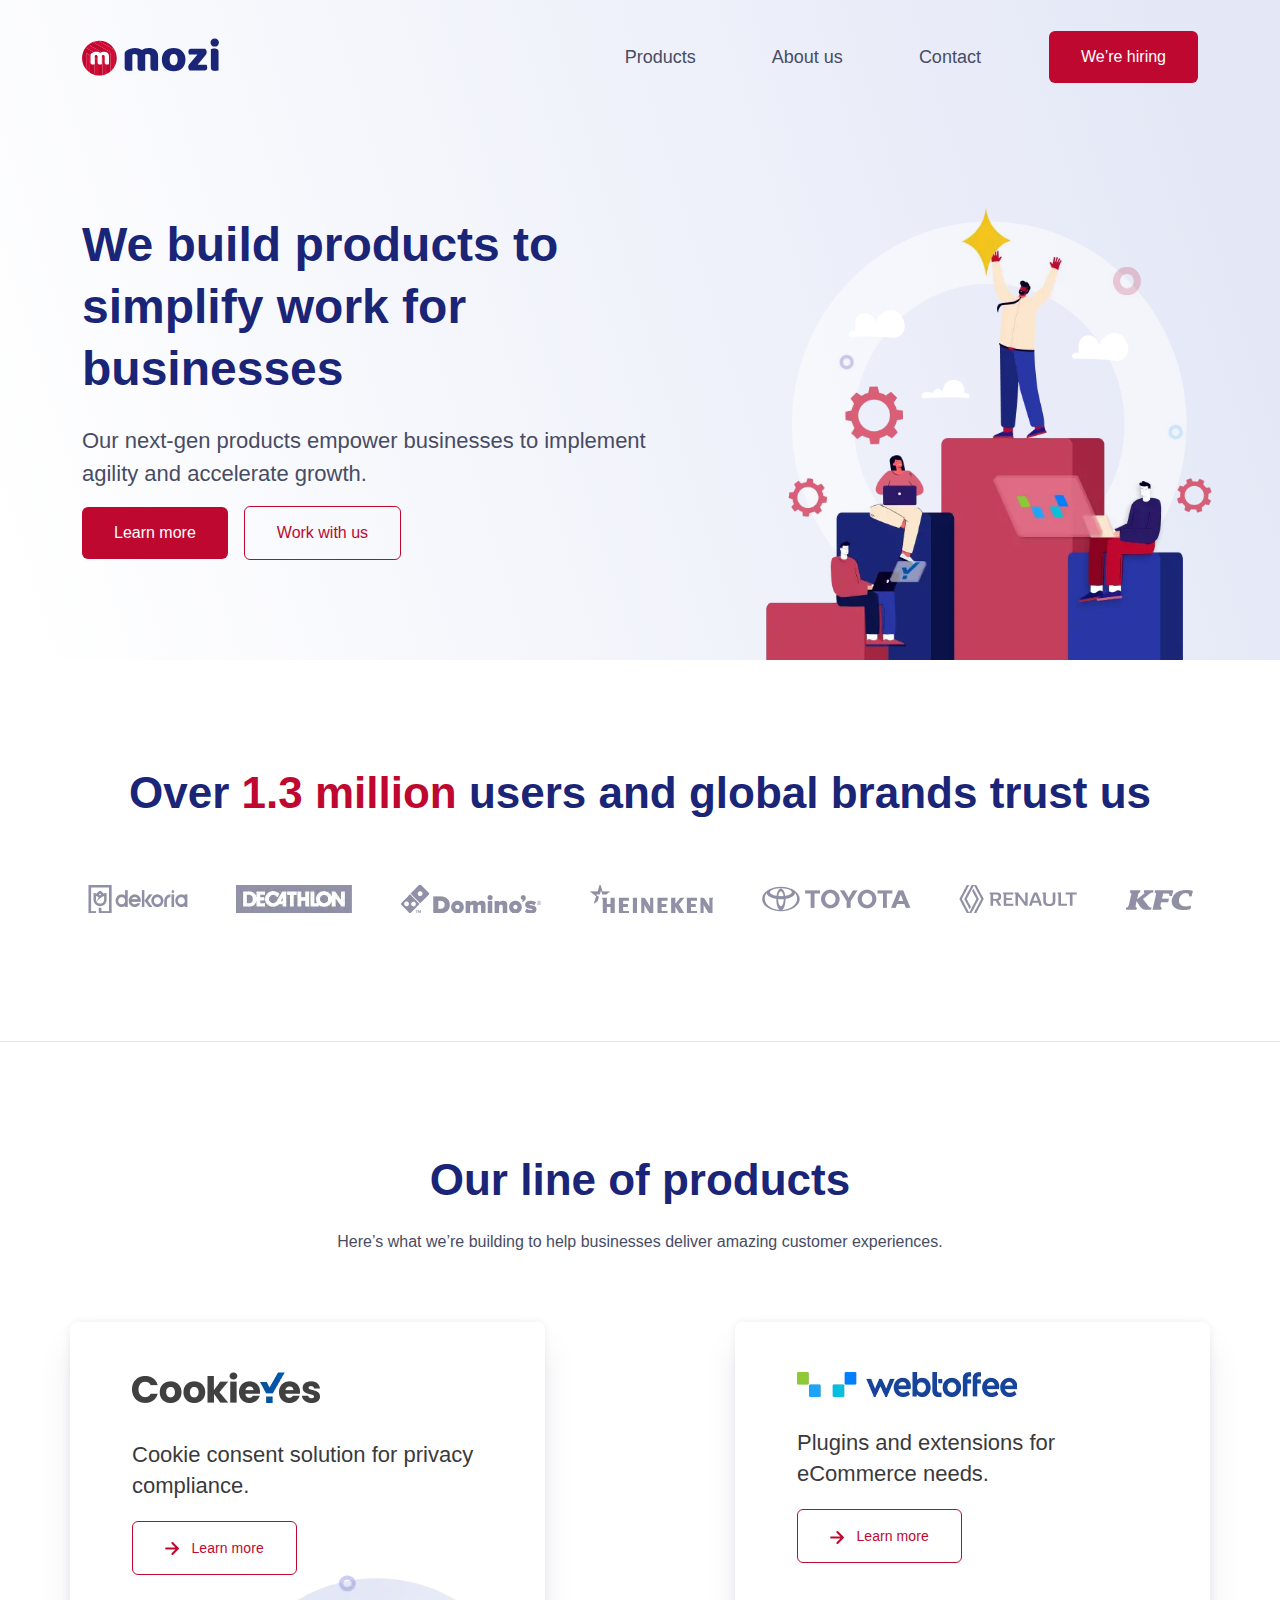
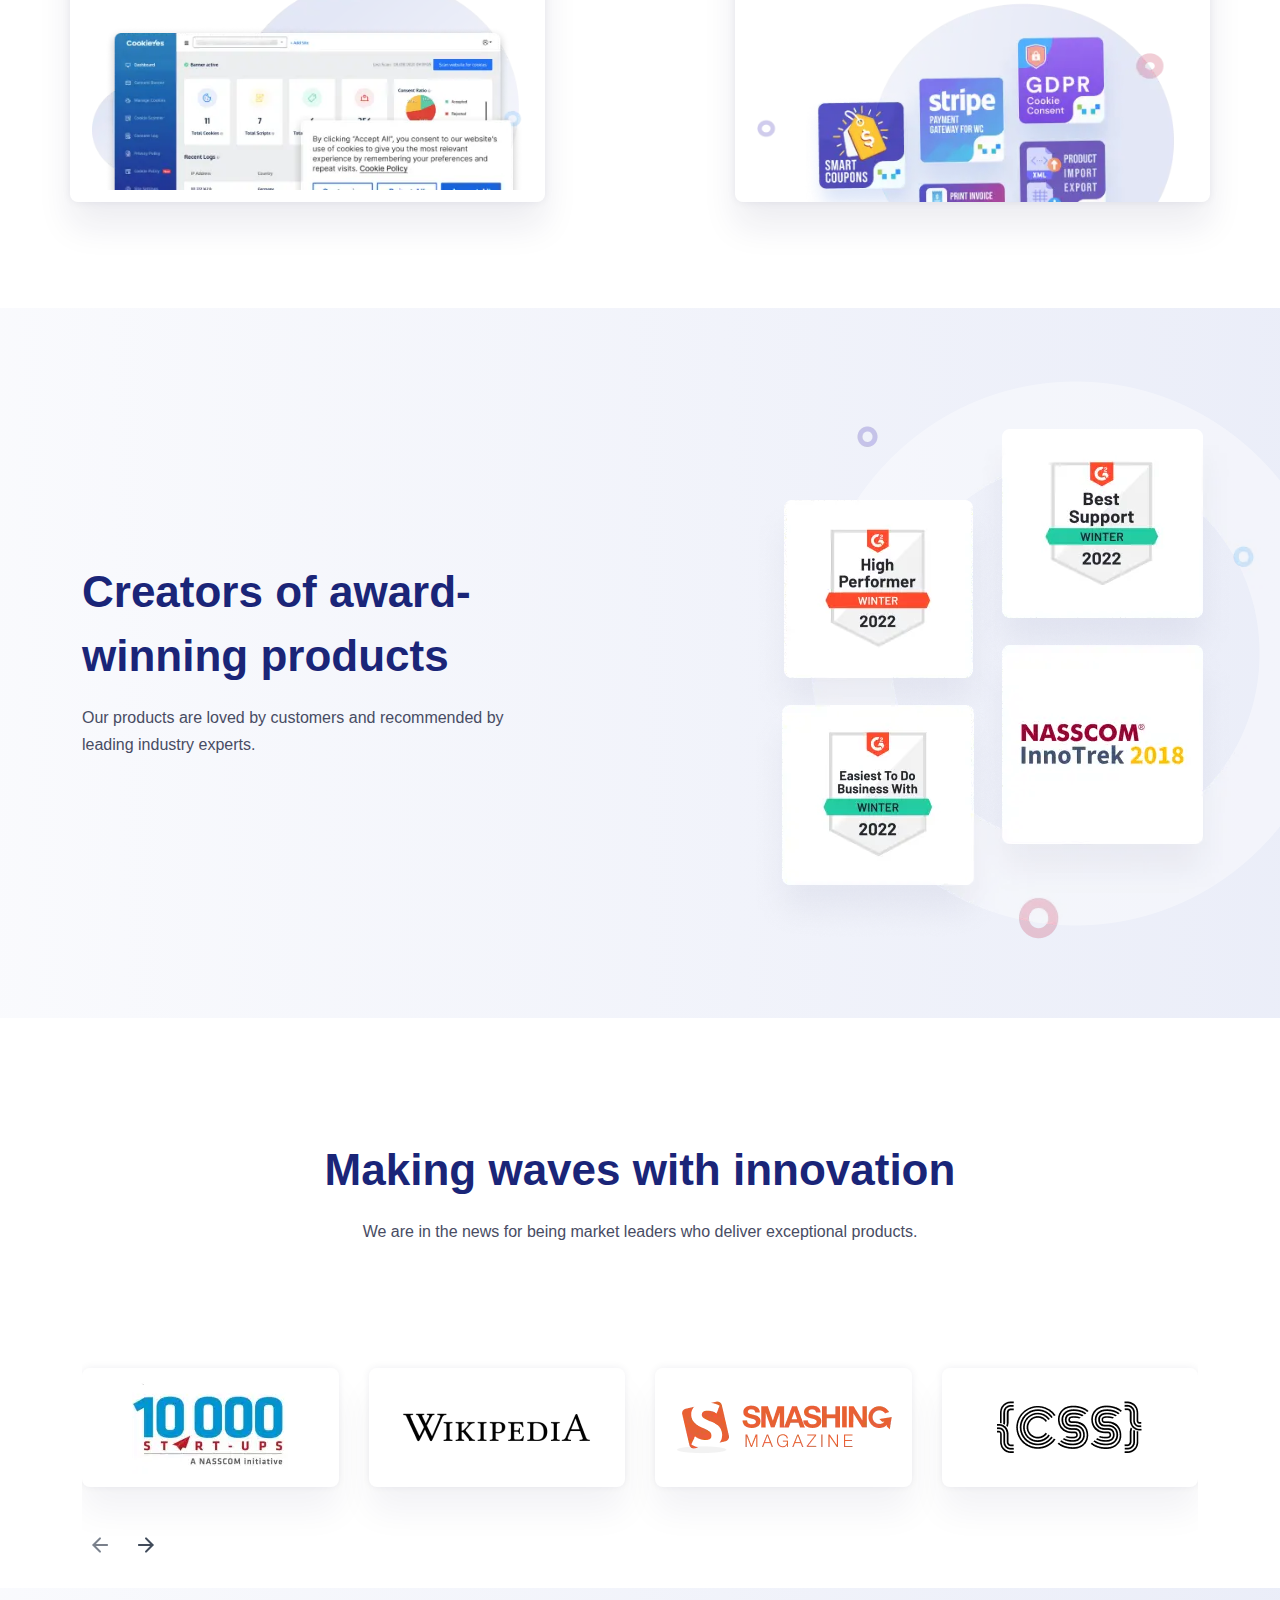
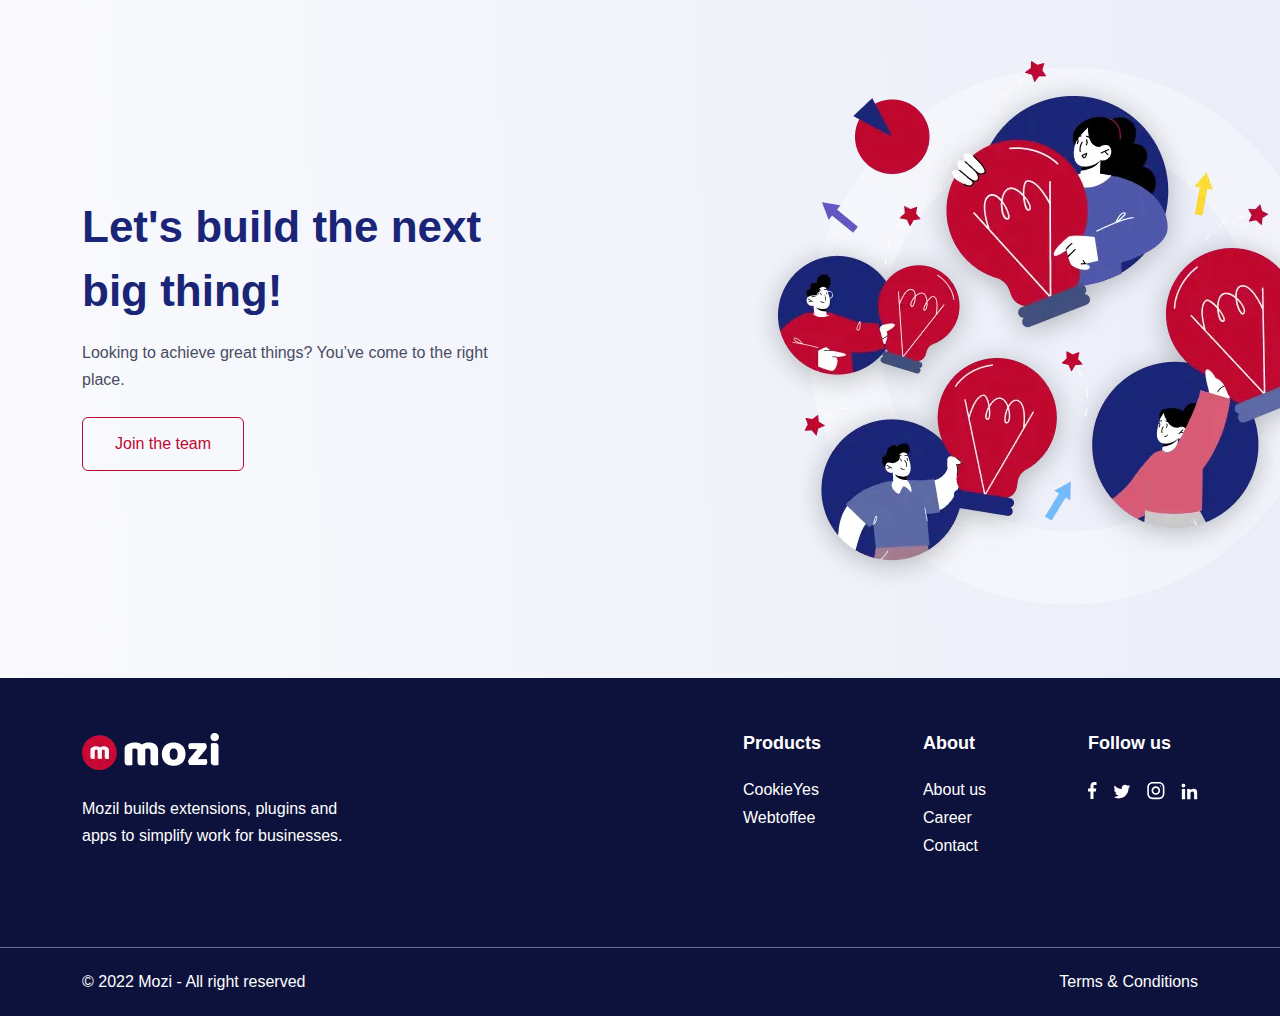
<file: index.html>
<!DOCTYPE html>
<html lang="en">
	<head>
		<!-- Meta -->
      <meta charset="UTF-8">
      <meta http-equiv="X-UA-Compatible" content="IE=edge">
      <meta name="viewport" content="width=device-width, initial-scale=1.0">
      <meta name="robots" content="index, follow">
      <meta name="description" content="Lorem, ipsum dolor sit amet consectetur adipisicing elit. Dolore rerum aliquam minus nam assumenda ad eaque quos, quas at reprehenderit quibusdam aspernatur autem quod itaque recusandae facilis nihil quam ratione! ">
		<!-- Opengraph -->
		<meta property='og:title' content='Home' />
		<meta property='og:description' content='Lorem, ipsum dolor sit amet consectetur adipisicing elit. Dolore rerum aliquam minus nam assumenda ad eaque quos, quas at reprehenderit quibusdam aspernatur autem quod itaque recusandae facilis nihil quam ratione!' />
		<meta property='og:type' content='website' />
		<meta property='og:url' content='' />
		<meta property='og:image' content='img/favicon/apple-touch-icon.webp' />
		<!-- css -->
		<link href="css/bootstrap.min.css" rel="stylesheet">
		<link rel="stylesheet" crossorigin="anonymous" href="css/swiper-bundle.min.css">
      <link rel="stylesheet" crossorigin="use-credentials" href="css/style.min.css"> 
		<!-- Favicon -->
		<link rel='apple-touch-icon' sizes='180x180' href='img/favicon/apple-touch-icon.webp' />
		<link rel='icon' type='image/png' sizes='32x32' href='img/favicon/favicon-32x32.webp' />
		<link rel='icon' type='image/png' sizes='16x16' href='img/favicon/favicon-16x16.webp' />
		<link rel='manifest' href='img/favicon/site.webmanifest' />
		 <meta name='msapplication-TileColor' content='#da532c' />
		<meta name='theme-color' content='#ffffff' />
		<!-- Google tag (gtag.js) -->
		<script async src="https://www.googletagmanager.com/gtag/js?id=G-GLCMLE5B2H"></script>
		<!-- title -->
		<title>Home</title> 
	</head> 
	<body class="body__main">
		<div class="hero__wrapper">
			<header class="header">
   <nav class="navbar navbar-expand-lg">
      <div class="container">
        <a class="navbar-brand" href="index.html">
         <svg width="137" height="38" viewBox="0 0 137 38" fill="none" xmlns="http://www.w3.org/2000/svg">
            <path d="M103.459 21.5875C103.459 23.4516 103.174 25.1104 102.603 26.5667C102.032 28.0245 101.228 29.2479 100.193 30.2382C99.1574 31.2285 97.9166 31.98 96.4748 32.4911C95.033 33.0009 93.4252 33.2572 91.6528 33.2572C89.8804 33.2572 88.2726 32.9878 86.8323 32.446C85.3905 31.9057 84.1512 31.1324 83.1142 30.126C82.0788 29.1197 81.2734 27.8949 80.704 26.4546C80.1331 25.0128 79.8477 23.3904 79.8477 21.5875C79.8477 19.8151 80.1331 18.2073 80.704 16.7669C81.2749 15.3252 82.0788 14.1018 83.1142 13.094C84.1512 12.0877 85.3905 11.3144 86.8323 10.7741C88.2741 10.2338 89.8804 9.96289 91.6528 9.96289C93.4252 9.96289 95.033 10.2411 96.4748 10.7959C97.9166 11.3522 99.1559 12.1328 100.193 13.1392C101.23 14.1455 102.032 15.3703 102.603 16.8121C103.174 18.2524 103.459 19.8457 103.459 21.5875ZM87.6886 21.5875C87.6886 23.4195 88.0411 24.8249 88.7474 25.8007C89.4537 26.7779 90.4368 27.2643 91.6994 27.2643C92.9606 27.2643 93.9305 26.7691 94.6063 25.7774C95.282 24.7871 95.6199 23.389 95.6199 21.5875C95.6199 19.786 95.2747 18.3966 94.583 17.4194C93.8912 16.4436 92.9155 15.9558 91.6543 15.9558C90.3931 15.9558 89.4159 16.4436 88.7255 17.4194C88.0323 18.3951 87.6886 19.786 87.6886 21.5875Z" fill="#1A2578"/>
            <path d="M107.784 32.5361C107.304 32.1152 106.919 31.62 106.635 31.0492C106.35 30.4783 106.207 29.8331 106.207 29.1122C106.207 28.5122 106.35 27.918 106.635 27.3326C106.921 26.7456 107.273 26.1981 107.694 25.6869L115.445 16.5847H107.154C106.973 16.2541 106.8 15.8347 106.635 15.3235C106.471 14.8138 106.388 14.2575 106.388 13.656C106.388 12.6045 106.621 11.8457 107.087 11.3812C107.551 10.9151 108.175 10.6821 108.957 10.6821H123.15C123.631 11.103 124.014 11.5996 124.299 12.169C124.585 12.7399 124.727 13.3866 124.727 14.1075C124.727 14.7089 124.585 15.3017 124.299 15.8871C124.014 16.4726 123.66 17.0216 123.241 17.5328L115.67 26.635H124.502C124.682 26.9656 124.854 27.3864 125.02 27.8962C125.185 28.4073 125.268 28.9637 125.268 29.5637C125.268 30.6152 125.035 31.3739 124.569 31.8385C124.103 32.3045 123.479 32.5375 122.699 32.5375H107.784V32.5361Z" fill="#1A2578"/>
            <path d="M128.512 4.55544C128.512 3.41366 128.895 2.45393 129.661 1.67187C130.427 0.89127 131.44 0.499512 132.702 0.499512C133.963 0.499512 134.978 0.89127 135.744 1.67187C136.51 2.45393 136.893 3.41366 136.893 4.55544C136.893 5.69722 136.51 6.65841 135.744 7.43901C134.978 8.22107 133.964 8.60992 132.702 8.60992C131.44 8.60992 130.427 8.22107 129.661 7.43901C128.895 6.65841 128.512 5.69722 128.512 4.55544ZM136.533 32.4911C136.203 32.5508 135.715 32.6338 135.068 32.7387C134.423 32.8436 133.769 32.896 133.108 32.896C132.447 32.896 131.854 32.8508 131.328 32.7605C130.803 32.6702 130.36 32.4897 129.999 32.2202C129.639 31.9494 129.361 31.5824 129.166 31.1163C128.969 30.6503 128.873 30.043 128.873 29.2915V10.9532C129.203 10.8935 129.69 10.8105 130.337 10.7056C130.982 10.6007 131.636 10.5483 132.297 10.5483C132.957 10.5483 133.551 10.5935 134.076 10.6837C134.602 10.774 135.045 10.9546 135.406 11.2255C135.767 11.4949 136.044 11.8634 136.239 12.3294C136.434 12.7955 136.532 13.4042 136.532 14.1542V32.4911H136.533Z" fill="#1A2578"/>
            <path d="M53.1731 9.96143C54.4038 9.96143 55.6125 10.1347 56.7995 10.4799C57.9864 10.825 59.0146 11.3435 59.8855 12.0338C60.7869 11.4338 61.8006 10.9372 62.9263 10.5469C64.0535 10.1566 65.4123 9.96143 67.0055 9.96143C68.1473 9.96143 69.2658 10.1114 70.3624 10.4129C71.4591 10.7129 72.4348 11.1862 73.2911 11.8314C74.1475 12.478 74.8305 13.3343 75.3417 14.4004C75.8514 15.4664 76.1077 16.7655 76.1077 18.2976V32.4911C75.8077 32.5814 75.3344 32.6717 74.6892 32.7606C74.0426 32.8509 73.3742 32.896 72.6838 32.896C72.0227 32.896 71.4299 32.8509 70.9042 32.7606C70.3784 32.6703 69.9357 32.4911 69.5745 32.2203C69.2148 31.9494 68.9367 31.5824 68.7415 31.1163C68.5449 30.6518 68.4488 30.043 68.4488 29.2915V18.5233C68.4488 17.6218 68.1925 16.9694 67.6827 16.563C67.1716 16.1567 66.4798 15.9557 65.6104 15.9557C65.1895 15.9557 64.738 16.0533 64.2589 16.2485C63.7783 16.4436 63.4171 16.6475 63.1768 16.8572C63.2059 16.9781 63.2219 17.0902 63.2219 17.1951V17.4878V32.4926C62.8914 32.5829 62.4035 32.6732 61.7583 32.762C61.1117 32.8523 60.4578 32.8975 59.7981 32.8975C59.1369 32.8975 58.5442 32.8523 58.0184 32.762C57.4927 32.6717 57.0499 32.4926 56.6888 32.2217C56.3276 31.9508 56.0494 31.5838 55.8557 31.1178C55.6591 30.6532 55.563 30.0445 55.563 29.293V18.5247C55.563 17.6233 55.2848 16.9708 54.73 16.5645C54.1737 16.1582 53.5052 15.9572 52.7246 15.9572C52.1843 15.9572 51.7183 16.0402 51.3279 16.2048C50.9376 16.3708 50.6071 16.5281 50.3362 16.6781V32.4941C50.0362 32.5843 49.5629 32.6746 48.9177 32.7635C48.2711 32.8538 47.6026 32.8989 46.9123 32.8989C46.2511 32.8989 45.6569 32.8538 45.1312 32.7635C44.6054 32.6732 44.1627 32.4941 43.8015 32.2232C43.4418 31.9523 43.1622 31.5853 42.9685 31.1193C42.7734 30.6547 42.6758 30.0459 42.6758 29.2945V15.6878C42.6758 14.8766 42.8491 14.2314 43.1942 13.7508C43.5394 13.2702 44.0127 12.8202 44.6127 12.3993C45.6336 11.6784 46.9036 11.093 48.4196 10.6415C49.9357 10.1872 51.5202 9.96143 53.1731 9.96143Z" fill="#1A2578"/>
            <path d="M7.93618 34.6973C6.42594 33.7128 5.07882 32.5011 3.94287 31.1074C4.1555 30.736 4.2458 30.3064 4.2458 29.8316C4.2458 24.9747 4.2458 20.1178 4.2458 15.2623V14.9594C4.35066 15.0351 4.40891 15.0861 4.47445 15.124C5.56234 15.7487 6.64877 16.3764 7.74249 16.9895C7.89831 17.0769 7.92745 17.176 7.92745 17.3347C7.92454 22.9999 7.92598 28.6666 7.92161 34.3318C7.92161 34.4555 7.92598 34.5764 7.93618 34.6973ZM16.0204 37.4454C14.3995 37.3187 12.8426 36.9692 11.3775 36.4274C11.9703 36.008 12.2892 35.4517 12.2907 34.7177C12.2936 29.7879 12.2921 24.8567 12.2921 19.927V19.5775C12.6781 19.8105 13.0174 20.026 13.3669 20.2226C14.1067 20.6406 14.848 21.0571 15.5966 21.4562C15.9141 21.6251 16.032 21.8348 16.0306 22.2164C16.016 27.2932 16.0189 32.3701 16.0204 37.4454ZM17.3952 37.4993C17.3908 37.4993 17.3879 37.4993 17.3835 37.4993C18.4073 37.4993 19.4108 37.409 20.3851 37.2386C20.3894 32.003 20.388 26.766 20.3851 21.5304C20.3851 21.0426 20.3909 20.5503 20.3239 20.0712C20.2846 19.7872 20.1287 19.509 19.986 19.2498C19.753 18.8289 19.3394 18.6017 18.9389 18.3716C18.3738 18.0483 17.8073 17.7294 17.2423 17.4061C16.6233 17.0507 16.0102 16.6881 15.3898 16.3356C14.583 15.8784 13.7689 15.4371 12.9664 14.974C12.0795 14.4628 11.2057 13.9312 10.3217 13.4142C9.89061 13.1623 9.44788 12.9263 9.01243 12.6788C8.15464 12.1938 7.29831 11.7088 6.44342 11.221C5.9104 10.9166 5.38174 10.6064 4.84727 10.3049C4.45696 10.085 4.04044 9.90588 3.67199 9.65684C3.6516 9.64228 3.63122 9.62917 3.60938 9.61606C4.8298 8.02136 6.31818 6.64657 8.01046 5.55722C7.86483 6.01743 7.89687 6.5053 8.08765 7.00483C8.29154 7.53931 8.70805 7.9034 9.19592 8.18156C10.0042 8.64031 10.8212 9.08741 11.6295 9.54762C12.3839 9.97724 13.1324 10.4185 13.8854 10.8525C14.5407 11.2311 15.1946 11.6083 15.8529 11.9826C16.4092 12.2986 16.9685 12.6089 17.5262 12.922C17.969 13.171 18.4132 13.4171 18.8501 13.6734C19.3321 13.956 19.8025 14.2574 20.2875 14.5341C20.9239 14.8982 21.5691 15.2463 22.2084 15.6046C22.7094 15.8856 23.2075 16.1711 23.707 16.4536C23.9385 16.5847 24.0784 16.7245 24.0769 17.0507C24.0609 22.6577 24.0667 28.2661 24.0609 33.873C24.0609 34.323 24.1264 34.7366 24.3492 35.1386C24.4992 35.408 24.6827 35.6221 24.8939 35.7896C26.1653 35.1779 27.3493 34.4162 28.427 33.5264C28.4387 30.602 28.4314 27.6777 28.4314 24.7533C28.4314 21.6965 28.4299 18.6396 28.4328 15.5813C28.4328 15.188 28.3644 14.8196 28.1911 14.4584C27.9945 14.0477 27.7003 13.7375 27.3173 13.5132C26.7012 13.1521 26.0721 12.8157 25.4531 12.4603C24.5502 11.9418 23.6546 11.4103 22.7516 10.8933C21.9448 10.4316 21.1278 9.98598 20.3195 9.52723C19.2841 8.94032 18.2515 8.34758 17.219 7.75485C16.466 7.32231 15.716 6.88541 14.9645 6.4485C14.4067 6.12374 13.8519 5.7946 13.2926 5.47129C12.9329 5.26304 12.5688 5.05915 12.2047 4.85672C11.8931 4.68487 11.561 4.5436 11.2698 4.34262C11.1154 4.23631 10.9523 4.15767 10.7848 4.10233C12.6446 3.33629 14.666 2.88336 16.7835 2.81055C16.8927 2.89938 17.0122 2.98239 17.1447 3.05812C18.1481 3.63629 19.1442 4.22612 20.1491 4.80283C20.8453 5.20187 21.5531 5.58343 22.2521 5.97956C22.9162 6.3553 23.573 6.74269 24.2356 7.11988C24.7993 7.44028 25.3672 7.74902 25.9308 8.06651C26.375 8.317 26.8163 8.57041 27.2561 8.82818C27.6479 9.05828 28.0309 9.3044 28.427 9.52868C28.9091 9.80102 29.4071 10.0457 29.8892 10.3195C30.5533 10.6967 31.2057 11.0913 31.8669 11.4729C32.0358 11.5719 32.1174 11.6797 32.1174 11.9025C32.1072 17.559 32.1058 23.2154 32.1189 28.8719C32.1189 29.0015 32.1276 29.1355 32.1451 29.268C33.7893 26.616 34.7403 23.4878 34.7417 20.1382C34.7417 20.1425 34.7417 20.1455 34.7417 20.1498C34.7432 29.7326 26.975 37.4993 17.3952 37.4993Z" fill="#D60936"/>
            <path d="M3.92923 31.1321C1.47382 28.1364 0 24.3033 0 20.1279C0 16.1638 1.32819 12.5098 3.56369 9.58545C3.57971 9.59564 3.59573 9.60584 3.61175 9.61603C1.37625 12.536 0.0466032 16.1885 0.0466032 20.1513C0.0466032 24.3062 1.50732 28.1204 3.94379 31.1074C3.93942 31.1161 3.93505 31.1234 3.92923 31.1321ZM11.3683 36.4332C10.1551 35.9861 9.00752 35.4094 7.93856 34.7177C7.93856 34.7104 7.9371 34.7031 7.9371 34.6973C9.00752 35.3949 10.1609 35.9774 11.377 36.4274C11.3755 36.4289 11.3712 36.4318 11.3683 36.4332ZM17.3713 37.4993C16.9169 37.4993 16.4655 37.4818 16.0198 37.4483V37.4469C16.4699 37.4818 16.9242 37.5007 17.383 37.5007C17.3801 37.4993 17.3757 37.4993 17.3713 37.4993Z" fill="#E3E3E3"/>
            <path d="M17.3837 37.4994C16.925 37.4994 16.4706 37.4805 16.0206 37.4456C16.0191 32.3702 16.0162 27.2934 16.0323 22.2165C16.0337 21.835 15.9157 21.6267 15.5983 21.4563C14.8482 21.0558 14.1084 20.6393 13.3686 20.2228C13.0191 20.0247 12.6797 19.8092 12.2938 19.5776V19.9271C12.2938 24.8569 12.2953 29.7866 12.2924 34.7178C12.2924 35.4518 11.9734 36.0081 11.3807 36.4261C10.1632 35.9761 9.0112 35.3936 7.93933 34.696C7.92913 34.5751 7.92476 34.4542 7.92476 34.3304C7.92913 28.6652 7.92767 22.9986 7.93059 17.3334C7.93059 17.1746 7.90146 17.0756 7.74563 16.9882C6.65191 16.3751 5.56548 15.7474 4.47758 15.1226C4.41205 15.0848 4.3538 15.0338 4.24894 14.9581V15.261C4.24894 20.1179 4.24894 24.9734 4.24894 29.8303C4.24894 30.3051 4.15864 30.7347 3.94602 31.1061C1.50955 28.1191 0.0488281 24.3049 0.0488281 20.15C0.0488281 16.1872 1.37702 12.5362 3.61251 9.61475C3.6329 9.62786 3.65329 9.64242 3.67514 9.65553C4.04505 9.90457 4.46011 10.0851 4.85041 10.3036C5.38489 10.6051 5.91354 10.9153 6.44657 11.2196C7.29999 11.709 8.15632 12.1939 9.01265 12.6789C9.4481 12.925 9.88938 13.1609 10.3205 13.4143C11.2045 13.9314 12.0783 14.4629 12.9652 14.9741C13.7676 15.4372 14.5832 15.8785 15.3885 16.3358C16.009 16.6882 16.6221 17.0509 17.241 17.4062C17.8061 17.731 18.3726 18.0485 18.9377 18.3718C19.3396 18.6019 19.7518 18.8291 19.9848 19.2499C20.1275 19.5092 20.2833 19.7859 20.3227 20.0713C20.3897 20.5519 20.3838 21.0442 20.3838 21.5306C20.3867 26.7662 20.3882 32.0032 20.3838 37.2388C19.411 37.4092 18.4076 37.498 17.3837 37.4994Z" fill="#BF0830"/>
            <path d="M8.01367 5.55584C8.02241 5.52671 8.0326 5.49904 8.0428 5.46991C8.88457 4.93252 9.77585 4.46649 10.7079 4.0791C10.7356 4.08638 10.7618 4.09512 10.7895 4.10386C9.81663 4.50581 8.88748 4.99369 8.01367 5.55584Z" fill="#E3E3E3"/>
            <path d="M24.8962 35.7898C24.6836 35.6238 24.5001 35.4097 24.3515 35.1388C24.1287 34.7368 24.0632 34.3218 24.0632 33.8732C24.069 28.2648 24.0617 22.6579 24.0792 17.0509C24.0807 16.7247 23.9408 16.5849 23.7093 16.4538C23.2098 16.1699 22.7117 15.8844 22.2107 15.6033C21.5714 15.2451 20.9247 14.897 20.2898 14.5329C19.8048 14.2548 19.3344 13.9533 18.8524 13.6722C18.414 13.4159 17.9698 13.1698 17.5285 12.9207C16.9708 12.6076 16.4115 12.2974 15.8552 11.9814C15.1984 11.6071 14.543 11.2299 13.8877 10.8513C13.1362 10.4173 12.3876 9.97601 11.6318 9.54639C10.8235 9.08618 10.0065 8.64054 9.19822 8.18033C8.71034 7.90362 8.29383 7.53808 8.08994 7.0036C7.89916 6.50407 7.86712 6.01474 8.01275 5.55599C8.88656 4.99238 9.81571 4.50596 10.7886 4.10547C10.956 4.16226 11.1177 4.24091 11.2735 4.34722C11.5648 4.5482 11.8968 4.68801 12.2085 4.86131C12.5726 5.06374 12.9352 5.26763 13.2964 5.47589C13.8542 5.7992 14.4105 6.12834 14.9683 6.4531C15.7198 6.89001 16.4698 7.32691 17.2227 7.75945C18.2553 8.35218 19.2878 8.94346 20.3233 9.53182C21.1315 9.99057 21.9486 10.4362 22.7554 10.8979C23.6583 11.4149 24.554 11.9464 25.4569 12.4649C26.0759 12.8202 26.705 13.1567 27.321 13.5178C27.704 13.7421 27.9982 14.0523 28.1948 14.463C28.3667 14.8227 28.4366 15.1912 28.4366 15.5844C28.4337 18.6413 28.4351 21.6982 28.4351 24.7565C28.4351 27.6808 28.4439 30.6052 28.4308 33.5295C27.3516 34.4164 26.1676 35.1781 24.8962 35.7898Z" fill="#BF0830"/>
            <path d="M34.7431 20.1398C34.7358 10.5643 26.972 2.80343 17.3951 2.80343C17.1912 2.80343 16.9887 2.80634 16.7863 2.81362C16.7674 2.79906 16.7499 2.78304 16.7324 2.76702C16.945 2.75974 17.1577 2.75537 17.3718 2.75537C26.9662 2.75537 34.7431 10.5323 34.7431 20.1267C34.7431 20.1311 34.7431 20.1354 34.7431 20.1398Z" fill="#E3E3E3"/>
            <path d="M32.1448 29.2694C32.1273 29.1369 32.1186 29.0029 32.1186 28.8733C32.1069 23.2169 32.1084 17.5604 32.1171 11.9039C32.1171 11.6811 32.037 11.5734 31.8666 11.4758C31.2054 11.0942 30.553 10.6981 29.8889 10.3224C29.4068 10.0486 28.9102 9.8039 28.4267 9.53156C28.0306 9.30874 27.6476 9.06116 27.2558 8.83251C26.816 8.57474 26.3747 8.32134 25.9305 8.07084C25.3669 7.75336 24.7975 7.44316 24.2353 7.12422C23.5727 6.74702 22.9144 6.35963 22.2518 5.9839C21.5527 5.58777 20.8464 5.2062 20.1488 4.80717C19.1439 4.23045 18.1478 3.64063 17.1444 3.06246C17.0133 2.98673 16.8924 2.90372 16.7832 2.81488C16.9856 2.8076 17.1881 2.80469 17.392 2.80469C26.9689 2.80469 34.7342 10.5656 34.74 20.1411C34.74 23.4892 33.7904 26.6174 32.1448 29.2694Z" fill="#BF0830"/>
            <path d="M14.3231 13.8018C15.0018 13.8018 15.6688 13.898 16.3242 14.0873C16.9781 14.2781 17.546 14.5635 18.0266 14.9451C18.5233 14.6145 19.084 14.3407 19.7044 14.1252C20.3262 13.9096 21.0748 13.8018 21.9544 13.8018C22.5836 13.8018 23.2011 13.8849 23.8054 14.0509C24.4098 14.2169 24.9487 14.4776 25.4205 14.8344C25.8924 15.1912 26.2696 15.6631 26.5507 16.2514C26.8317 16.8398 26.973 17.5563 26.973 18.401V26.2303C26.807 26.2798 26.5463 26.3294 26.1895 26.3789C25.8327 26.4284 25.4642 26.4531 25.0841 26.4531C24.7186 26.4531 24.3923 26.4284 24.1025 26.3789C23.8127 26.3294 23.5681 26.2303 23.3685 26.0803C23.1705 25.9303 23.0161 25.7279 22.9083 25.4716C22.8006 25.2153 22.7467 24.8788 22.7467 24.4652V18.5248C22.7467 18.0282 22.6054 17.667 22.3243 17.4427C22.0418 17.2199 21.6617 17.1078 21.1811 17.1078C20.9481 17.1078 20.7005 17.1616 20.4354 17.2694C20.1704 17.3772 19.9709 17.4893 19.8383 17.6044C19.8544 17.6714 19.8631 17.7325 19.8631 17.7908V17.9524V26.2289C19.6811 26.2784 19.4116 26.3279 19.0548 26.3774C18.698 26.4269 18.3383 26.4517 17.9742 26.4517C17.6101 26.4517 17.2824 26.4269 16.9926 26.3774C16.7028 26.3279 16.4582 26.2289 16.2601 26.0789C16.0606 25.9289 15.9077 25.7264 15.7999 25.4701C15.6921 25.2138 15.6382 24.8774 15.6382 24.4638V18.5233C15.6382 18.0267 15.4853 17.6655 15.178 17.4413C14.8707 17.2184 14.5023 17.1063 14.0727 17.1063C13.7741 17.1063 13.5178 17.1514 13.3022 17.2432C13.0867 17.3349 12.9047 17.4209 12.7547 17.5039V26.2274C12.5886 26.2769 12.328 26.3264 11.9726 26.376C11.6158 26.4255 11.2473 26.4502 10.8672 26.4502C10.5017 26.4502 10.1755 26.4255 9.88565 26.376C9.59584 26.3264 9.35117 26.2274 9.15311 26.0774C8.95505 25.9274 8.80067 25.725 8.6929 25.4687C8.58513 25.2123 8.53125 24.8759 8.53125 24.4623V16.9563C8.53125 16.5092 8.62591 16.1524 8.81669 15.8873C9.00602 15.6223 9.26816 15.3732 9.59875 15.1417C10.1624 14.7441 10.8629 14.4208 11.6988 14.1718C12.5377 13.9271 13.4115 13.8018 14.3231 13.8018Z" fill="white"/>
         </svg>
        </a> 
        <button class="navbar-toggler" type="button">
          <div class="navbar-toggler-icon"><span></span></div>
        </button>
        <div class="nav justify-content-lg-end justify-content-center mx-auto mx-lg-0">
          <div class="navbar-nav align-items-center">
            <a class="nav-link header__nav-link" href="products.html">Products</a>
            <a class="nav-link header__nav-link" href="about.html">About us</a>
            <a class="nav-link header__nav-link" href="contact.html">Contact</a>
            <a class="text-white section__btn" href="career.html">We’re hiring</a>
          </div>
        </div>
      </div>
    </nav>
</header>	 
			<section class="section__hero d-flex flex-column-reverse">
   <img src="img/start_img.webp" alt="" class="hero__img mt-5">
   <div class="container">
      <div class="hero d-flex justify-content-between">
         <div class="hero__item">
            <h1 class="hero__item-title mb-4">We build products to simplify work for businesses</h1>
            <h2 class="hero__item-text">Our next-gen products empower businesses to implement agility and accelerate growth. </h2>
            <div class="hero__item-buttons mt-3 d-flex align-items-center justify-content-center justify-content-lg-start justify-content-md-center justify-content-sm-center flex-column flex-sm-row gap-3">
               <a href="about.html" class="section__btn hero__btn">Learn more</a>
               <a href="career.html" class="section__btn-outline hero__btn">Work with us</a>
            </div>
         </div>
      </div>
   </div>
</section>	 
		</div>
		 <main class="main">
			<section class="section section__brands">
   <div class="container">
      <h3 class="section__title brands__title text-center">Over <span>1.3 million</span> users and global brands trust us </h3>
      <div class="brands d-flex justify-content-center align-items-center flex-wrap gap-5">
         <div class="brands__item">
            <img src="img/brands1.webp" alt="">
         </div>
         <div class="brands__item">
            <img src="img/brands2.webp" alt="">
         </div>
         <div class="brands__item">
            <img src="img/brands3.webp" alt="">
         </div>
         <div class="brands__item">
            <img src="img/brands4.webp" alt="">
         </div>
         <div class="brands__item">
            <img src="img/brands5.webp" alt="">
         </div>
         <div class="brands__item">
            <img src="img/brands6.webp" alt="">
         </div>
         <div class="brands__item">
            <img src="img/brands7.webp" alt="">
         </div>
      </div>
   </div>
</section>	
			<section class="section section__products">
   <div class="container">
      <h3 class="section__title text-center">Our line of products</h3>
      <h4 class="section__subtitle text-center">Here’s what we’re building to help businesses deliver amazing customer experiences.</h4>
      <div class="products row gap-5 flex-wrap justify-content-between">
         <div class="products__item col-12 col-lg-5">
            <div class="product__item-content">
               <div class="products__item-logo">
                  <img src="img/products__logo1.webp" alt="">
               </div>
               <div class="products__item-text">Cookie consent solution for privacy compliance.</div>
               <a href="products.html" class="products__item-btn section__btn-outline">
                  <svg width="14" height="15" viewBox="0 0 14 15" fill="none" xmlns="http://www.w3.org/2000/svg">
                     <g clip-path="url(#clip0_22_347)">
                        <path d="M7.39375 13.0125L12.9049 7.50005L7.39235 1.98755M1.09375 7.50005H12.9063H1.09375Z" stroke="#BF0830" stroke-width="2" stroke-linecap="round" stroke-linejoin="round"/>
                     </g>
                     <defs>
                        <clipPath id="clip0_22_347">
                           <rect width="14" height="14" fill="white" transform="translate(0 0.5)"/>
                        </clipPath>
                     </defs>
                  </svg>
                  <span>Learn more</span>	
               </a>
            </div>
            <div class="product__item-footer">
               <img src="img/products1.webp" alt="">
            </div>
         </div>
         <div class="products__item col-12 col-lg-5">
            <div class="product__item-content">
               <div class="products__item-logo">
                  <img src="img/products__logo2.webp" alt="">
               </div>
               <div class="products__item-text">Plugins and extensions for eCommerce needs.</div>
               <a href="products.html" class="products__item-btn section__btn-outline  ">
                  <svg width="14" height="15" viewBox="0 0 14 15" fill="none" xmlns="http://www.w3.org/2000/svg">
                     <g clip-path="url(#clip0_22_347)">
                        <path d="M7.39375 13.0125L12.9049 7.50005L7.39235 1.98755M1.09375 7.50005H12.9063H1.09375Z" stroke="#BF0830" stroke-width="2" stroke-linecap="round" stroke-linejoin="round"/>
                     </g>
                     <defs>
                        <clipPath id="clip0_22_347">
                           <rect width="14" height="14" fill="white" transform="translate(0 0.5)"/>
                        </clipPath>
                     </defs>
                  </svg>
                  <span>Learn more</span>	
               </a>
            </div>
            <div class="product__item-footer">
               <img src="img/products2.webp" alt="">
            </div>
         </div>
      </div>
   </div>
</section>	
			<section class="section section__info">
   <div class="container">
      <div class="info row justify-content-lg-between justify-content-center align-items-center flex-wrap">
         <div class="info__item col-12 col-lg-5">
            <h3 class="section__title">Creators of award-winning products</h3>
            <h4 class="section__subtitle">Our products are loved by customers and recommended by leading industry experts.</h4>
         </div>
         <div class="info__item col-12 col-lg-5"> 
            <img src="img/info1.webp" class="info__img" alt="">
         </div>
      </div>
   </div> 
</section>	
			<section class="section section__innovation">
   <div class="container">
      <h3 class="section__title text-center">Making waves with innovation</h3>
      <h4 class="section__subtitle text-center">We are in the news for being market leaders who deliver exceptional products.</h4>
      <div class="swiper swiper__innovation">
         <div class='swiper-container'>
            <div class='swiper-wrapper d-flex align-items-center'>
               <div class='swiper-slide d-flex justify-content-center align-items-center'>
                  <img src="img/innovation1.webp" alt="">
               </div>
               <div class='swiper-slide d-flex justify-content-center align-items-center'>
                  <img src="img/innovation2.webp" alt="">
               </div>
               <div class='swiper-slide d-flex justify-content-center align-items-center'>
                  <img src="img/innovation3.webp" alt="">
               </div>
               <div class='swiper-slide d-flex justify-content-center align-items-center'>
                  <img src="img/innovation4.webp" alt="">
               </div>
               <div class='swiper-slide d-flex justify-content-center align-items-center'>
                  <img src="img/innovation1.webp" alt="">
               </div>
               <div class='swiper-slide d-flex justify-content-center align-items-center'>
                  <img src="img/innovation2.webp" alt="">
               </div>
               <div class='swiper-slide d-flex justify-content-center align-items-center'>
                  <img src="img/innovation3.webp" alt="">
               </div>
               <div class='swiper-slide d-flex justify-content-center align-items-center'>
                  <img src="img/innovation4.webp" alt="">
               </div>
            </div>
         </div> 
         <div class="swiper__arrows d-flex">
            <button class="swiper__arrow swiper__arrow-prev d-flex justify-content-center align-items-center">
               <svg width="24" height="24" viewBox="0 0 24 24" fill="none" xmlns="http://www.w3.org/2000/svg">
                  <path fill-rule="evenodd" clip-rule="evenodd" d="M12.7053 19.2947C12.3158 19.6842 11.6842 19.6842 11.2947 19.2947C10.9054 18.9054 10.9051 18.2743 11.2941 17.8847L16.17 13L5 13C4.44771 13 4 12.5523 4 12C4 11.4477 4.44771 11 5 11L16.17 11L11.2941 6.11531C10.9051 5.72568 10.9054 5.0946 11.2947 4.70531C11.6842 4.31578 12.3158 4.31578 12.7053 4.70531L20 12L12.7053 19.2947Z" fill="#C2D1D9"/>
                  <mask id="mask0_1_2170" style="mask-type:alpha" maskUnits="userSpaceOnUse" x="4" y="4" width="16" height="16">
                     <path fill-rule="evenodd" clip-rule="evenodd" d="M12.7053 19.2947C12.3158 19.6842 11.6842 19.6842 11.2947 19.2947C10.9054 18.9054 10.9051 18.2743 11.2941 17.8847L16.17 13L5 13C4.44771 13 4 12.5523 4 12C4 11.4477 4.44771 11 5 11L16.17 11L11.2941 6.11531C10.9051 5.72568 10.9054 5.0946 11.2947 4.70531C11.6842 4.31578 12.3158 4.31578 12.7053 4.70531L20 12L12.7053 19.2947Z" fill="white"/>
                  </mask>
                  <g mask="url(#mask0_1_2170)">
                     <rect x="24" y="24" width="24" height="24" transform="rotate(180 24 24)" fill="#424B5A"/>
                  </g>
               </svg>
            </button>
            <button class="swiper__arrow swiper__arrow-next d-flex justify-content-center align-items-center">
               <svg width="24" height="24" viewBox="0 0 24 24" fill="none" xmlns="http://www.w3.org/2000/svg">
                  <path fill-rule="evenodd" clip-rule="evenodd" d="M12.7053 19.2947C12.3158 19.6842 11.6842 19.6842 11.2947 19.2947C10.9054 18.9054 10.9051 18.2743 11.2941 17.8847L16.17 13L5 13C4.44771 13 4 12.5523 4 12C4 11.4477 4.44771 11 5 11L16.17 11L11.2941 6.11531C10.9051 5.72568 10.9054 5.0946 11.2947 4.70531C11.6842 4.31578 12.3158 4.31578 12.7053 4.70531L20 12L12.7053 19.2947Z" fill="#C2D1D9"/>
                  <mask id="mask0_1_2170" style="mask-type:alpha" maskUnits="userSpaceOnUse" x="4" y="4" width="16" height="16">
                     <path fill-rule="evenodd" clip-rule="evenodd" d="M12.7053 19.2947C12.3158 19.6842 11.6842 19.6842 11.2947 19.2947C10.9054 18.9054 10.9051 18.2743 11.2941 17.8847L16.17 13L5 13C4.44771 13 4 12.5523 4 12C4 11.4477 4.44771 11 5 11L16.17 11L11.2941 6.11531C10.9051 5.72568 10.9054 5.0946 11.2947 4.70531C11.6842 4.31578 12.3158 4.31578 12.7053 4.70531L20 12L12.7053 19.2947Z" fill="white"/>
                  </mask>
                  <g mask="url(#mask0_1_2170)">
                     <rect x="24" y="24" width="24" height="24" transform="rotate(180 24 24)" fill="#424B5A"/>
                  </g>
               </svg>
            </button>
         </div>
      </div>
      
   </div>
</section>	
			<section class="section section__info">
   <div class="container">
      <div class="info row justify-content-lg-between justify-content-center align-items-center flex-wrap">
         <div class="info__item col-12 col-lg-5">
            <h3 class="section__title">Let's build the next big thing!</h3>
            <h4 class="section__subtitle">Looking to achieve great things? You’ve come to the right place.</h4>
            <a href="contact.html" class="section__btn-outline info__btn mt-3">Join the team</a>
         </div>
         <div class="info__item col-12 col-lg-5">
            <img src="img/info2.webp" class="info__img" alt="">
         </div>
      </div> 
   </div>
</section>	
		</main>
		<footer>
   <div class="container">
      <div class="footer d-flex justify-content-between flex-wrap">
         <div class="footer__item col-12 col-lg-5 d-flex flex-column align-items-center align-items-lg-start">
            <a href="index.html" class="footer__logo"><img src="img/footer__logo.webp" alt=""></a>
            <div class="footer__text">Mozil builds extensions, plugins and apps to simplify work for businesses. </div>
         </div>
         <div class="footer__item col-12 col-lg-5">
            <div class="footer__lists d-flex justify-content-between flex-column flex-sm-row align-items-center align-items-sm-start gap-5">
               <div class="footer__lists-item">
                  <div class="footer__list-title mb-4">Products</div>
                  <div class="footer__list">
                     <div class="footer__list-item mb-1 text-center text-lg-start"><a href="products.html" class="footer__list-item--link">CookieYes</a></div>
                     <div class="footer__list-item mb-1 text-center text-lg-start"><a href="products.html" class="footer__list-item--link">Webtoffee</a></div>
                  </div>
               </div>
               <div class="footer__lists-item">
                  <div class="footer__list-title mb-4">About</div>
                  <div class="footer__list">
                     <div class="footer__list-item mb-1 text-center text-lg-start"><a href="about.html" class="footer__list-item--link">About us</a></div>
                     <div class="footer__list-item mb-1 text-center text-lg-start"><a href="career.html" class="footer__list-item--link">Career</a></div>
                     <div class="footer__list-item mb-1 text-center text-lg-start"><a href="contact.html" class="footer__list-item--link">Contact</a></div>
                  </div>
               </div>
               <div class="footer__lists-item">
                  <div class="footer__list-title mb-4">Follow us</div>
                  <div class="footer__social d-flex align-items-center gap-3">
                     <div class="footer__social-item"><a href="#" class="footer__social-item--link">
                        <svg width="9" height="18" viewBox="0 0 9 18" fill="none" xmlns="http://www.w3.org/2000/svg">
                           <path d="M6.95282 2.89077H8.50569V0.186185C8.23779 0.14933 7.31641 0.0664062 6.24337 0.0664062C4.00443 0.0664062 2.4707 1.47469 2.4707 4.06304V6.44514H0V9.46866H2.4707V17.0764H5.49989V9.46937H7.87065L8.247 6.44585H5.49918V4.36284C5.49989 3.48895 5.73519 2.89077 6.95282 2.89077V2.89077Z" fill="white"/>
                        </svg>                           
                     </a></div>
                     <div class="footer__social-item"><a href="#" class="footer__social-item--link">
                        <svg width="18" height="15" viewBox="0 0 18 15" fill="none" xmlns="http://www.w3.org/2000/svg">
                           <path d="M17.2678 2.37425C16.6444 2.64768 15.9802 2.82892 15.2878 2.91692C16.0001 2.49158 16.5439 1.8232 16.7995 1.01758C16.1353 1.41358 15.402 1.6933 14.6204 1.84939C13.9898 1.17787 13.0909 0.761963 12.1103 0.761963C10.2079 0.761963 8.67624 2.30615 8.67624 4.1992C8.67624 4.47158 8.69929 4.73349 8.75586 4.98282C5.899 4.84349 3.3711 3.47425 1.67291 1.38844C1.37643 1.90282 1.20253 2.49158 1.20253 3.12539C1.20253 4.31549 1.81538 5.37044 2.72891 5.9812C2.17681 5.97073 1.63519 5.81044 1.17634 5.55796C1.17634 5.56844 1.17634 5.58206 1.17634 5.59568C1.17634 7.26558 2.36748 8.65263 3.92948 8.97215C3.64976 9.04863 3.34491 9.0853 3.02853 9.0853C2.80853 9.0853 2.58643 9.07272 2.37795 9.02663C2.82319 10.3875 4.08662 11.388 5.58891 11.4204C4.41976 12.335 2.93529 12.8861 1.32824 12.8861C1.04643 12.8861 0.776145 12.8735 0.505859 12.8389C2.02805 13.8205 3.83205 14.381 5.77748 14.381C12.1009 14.381 15.558 9.14292 15.558 4.60253C15.558 4.45063 15.5528 4.30396 15.5455 4.15834C16.2275 3.67434 16.8005 3.06987 17.2678 2.37425Z" fill="white"/>
                        </svg>                           
                     </a></div>
                     <div class="footer__social-item"><a href="#" class="footer__social-item--link">
                        <svg width="18" height="18" viewBox="0 0 18 18" fill="none" xmlns="http://www.w3.org/2000/svg">
                           <path fill-rule="evenodd" clip-rule="evenodd" d="M5.62472 0H12.0533C15.0115 0 17.4104 2.39893 17.4104 5.35714V11.7857C17.4104 14.7439 15.0115 17.1429 12.0533 17.1429H5.62472C2.66651 17.1429 0.267578 14.7439 0.267578 11.7857V5.35714C0.267578 2.39893 2.66651 0 5.62472 0ZM12.0531 15.5357C14.1209 15.5357 15.8031 13.8536 15.8031 11.7857V5.35718C15.8031 3.28932 14.1209 1.60718 12.0531 1.60718H5.62451C3.55665 1.60718 1.87451 3.28932 1.87451 5.35718V11.7857C1.87451 13.8536 3.55665 15.5357 5.62451 15.5357H12.0531Z" fill="white"/>
                           <path fill-rule="evenodd" clip-rule="evenodd" d="M4.55273 8.5716C4.55273 6.20482 6.47166 4.28589 8.83845 4.28589C11.2052 4.28589 13.1242 6.20482 13.1242 8.5716C13.1242 10.9384 11.2052 12.8573 8.83845 12.8573C6.47166 12.8573 4.55273 10.9384 4.55273 8.5716ZM6.15967 8.57164C6.15967 10.0481 7.36181 11.2502 8.83824 11.2502C10.3147 11.2502 11.5168 10.0481 11.5168 8.57164C11.5168 7.09414 10.3147 5.89307 8.83824 5.89307C7.36181 5.89307 6.15967 7.09414 6.15967 8.57164Z" fill="white"/>
                           <circle cx="13.4461" cy="3.96414" r="0.571071" fill="white"/>
                        </svg>                           
                     </a></div>
                     <div class="footer__social-item"><a href="#" class="footer__social-item--link">
                        <svg width="17" height="17" viewBox="0 0 17 17" fill="none" xmlns="http://www.w3.org/2000/svg">
                           <g clip-path="url(#clip0_36_465)">
                              <path d="M4.01709 16.5714H0.780099V5.93557H4.10958V16.5714H4.01709ZM2.35236 4.4558C1.33501 4.4558 0.410156 3.62344 0.410156 2.51361C0.410156 1.49627 1.24253 0.571411 2.35236 0.571411C3.36969 0.571411 4.29454 1.40378 4.29454 2.51361C4.29454 3.62344 3.46218 4.4558 2.35236 4.4558ZM16.4102 16.5714H13.0807V11.3922C13.0807 10.1899 13.0807 8.61765 11.4159 8.61765C9.65872 8.61765 9.47374 9.91245 9.47374 11.2997V16.5714H6.14426V5.93557H9.28877V7.41534C9.7512 6.58297 10.7685 5.7506 12.4333 5.7506C15.7628 5.7506 16.4102 7.97025 16.4102 10.8373V16.5714Z" fill="white"/>
                           </g>
                           <defs>
                              <clipPath id="clip0_36_465">
                                 <rect width="16" height="16" fill="white" transform="translate(0.410156 0.571411)"/>
                              </clipPath>
                           </defs>
                        </svg>                           
                     </a></div>
                  </div>
               </div>
            </div>
         </div>
      </div>
   </div>
   <div class="footer__copyright py-4">
      <div class="container">
         <div class="footer__copy d-flex justify-content-between flex-sm-row flex-column align-items-sm-start align-items-center gap-3">
            <div class="footer__copy-item">© 2022 Mozi - All right reserved      </div>
            <div class="footer__copy-item"><a href="#">Terms & Conditions</a></div>
         </div>
      </div>
   </div>
</footer>
	<!-- js -->
   <script src="js/bootstrap.bundle.min.js"></script>
	<script src="js/swiper-bundle.min.js"></script>
	<script src="js/main.min.js"></script>
	</body>
</html>
</file>
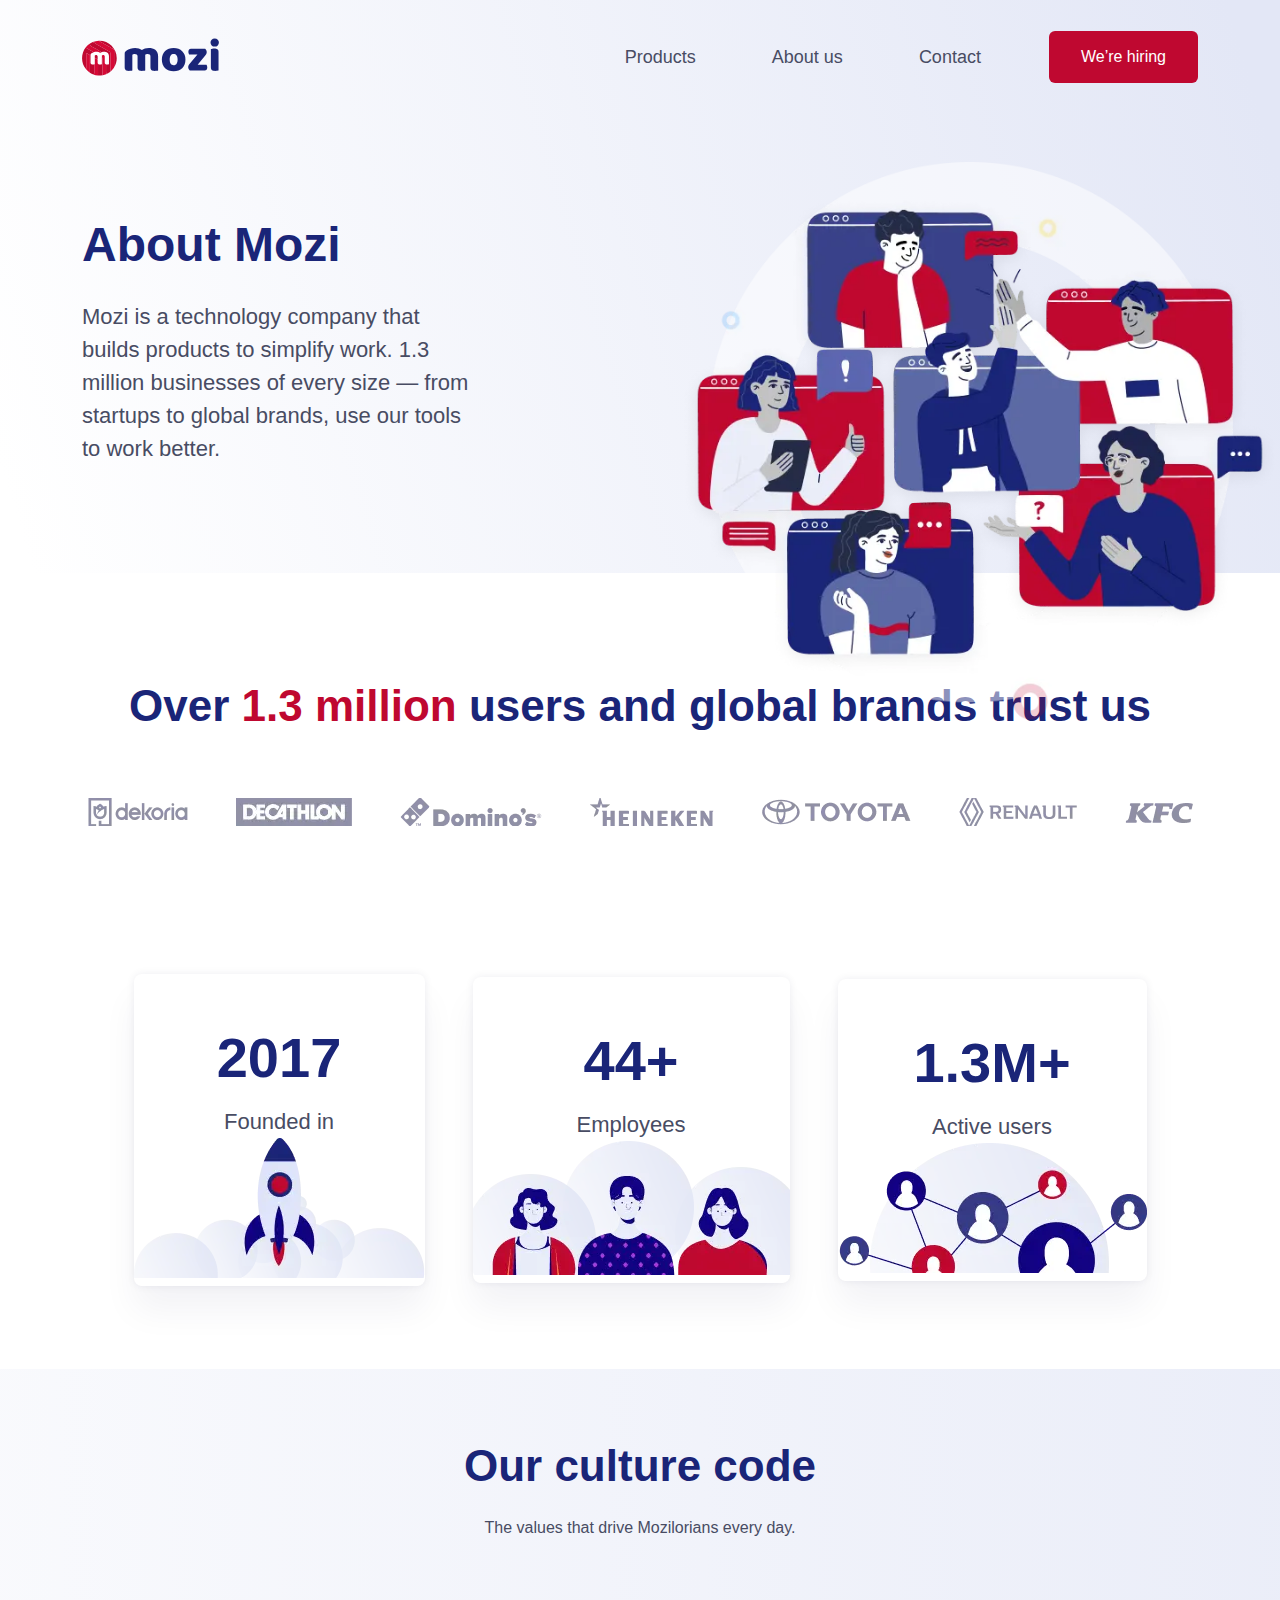
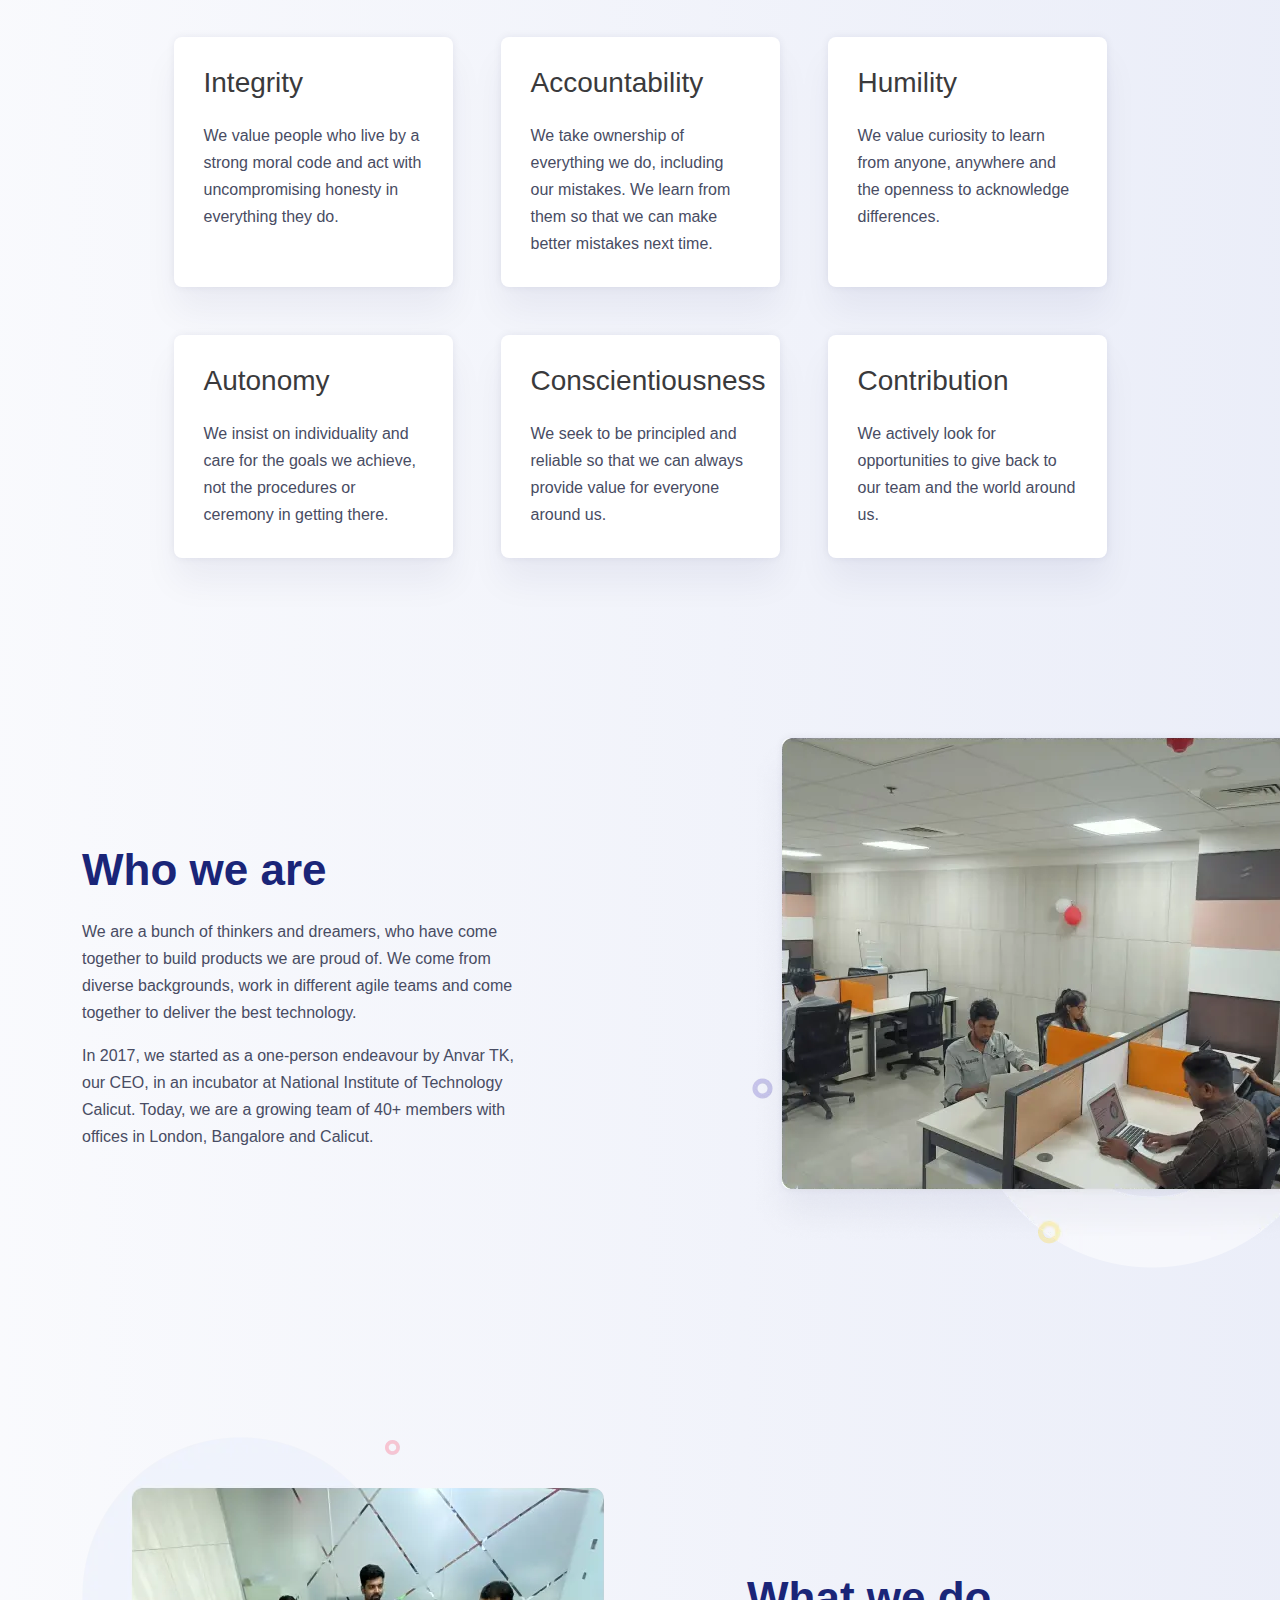
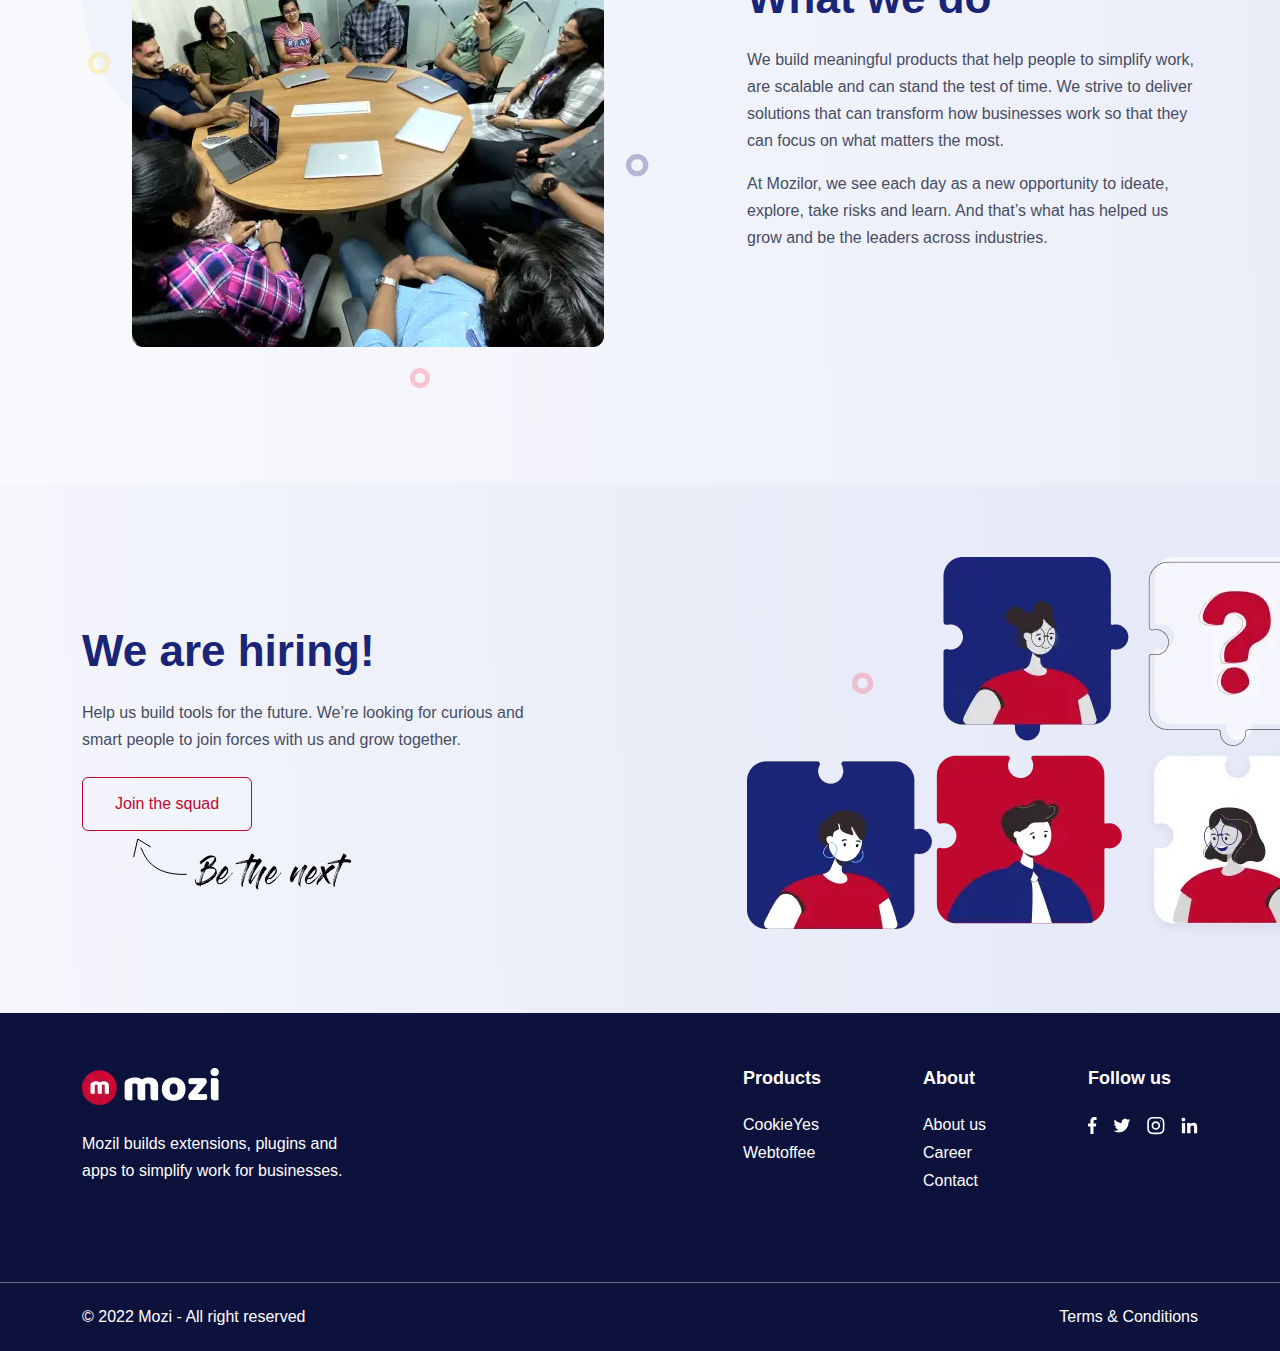
<file: about.html>
<!DOCTYPE html>
<html lang="en">
   <head>
		<!-- Meta -->
      <meta charset="UTF-8">
      <meta http-equiv="X-UA-Compatible" content="IE=edge">
      <meta name="viewport" content="width=device-width, initial-scale=1.0">
      <meta name="robots" content="index, follow">
      <meta name="description" content="Lorem, ipsum dolor sit amet consectetur adipisicing elit. Dolore rerum aliquam minus nam assumenda ad eaque quos, quas at reprehenderit quibusdam aspernatur autem quod itaque recusandae facilis nihil quam ratione! ">
		<!-- Opengraph -->
		<meta property='og:title' content='About us' />
		<meta property='og:description' content='Lorem, ipsum dolor sit amet consectetur adipisicing elit. Dolore rerum aliquam minus nam assumenda ad eaque quos, quas at reprehenderit quibusdam aspernatur autem quod itaque recusandae facilis nihil quam ratione!' />
		<meta property='og:type' content='website' />
		<meta property='og:url' content='' />
		<meta property='og:image' content='img/favicon/apple-touch-icon.webp' />
		<!-- css -->
		<link href="css/bootstrap.min.css" rel="stylesheet">
		<link rel="stylesheet" crossorigin="anonymous" href="css/swiper-bundle.min.css">
      <link rel="stylesheet" crossorigin="use-credentials" href="css/style.min.css"> 
		<!-- Favicon -->
		<link rel='apple-touch-icon' sizes='180x180' href='img/favicon/apple-touch-icon.webp' />
		<link rel='icon' type='image/png' sizes='32x32' href='img/favicon/favicon-32x32.webp' />
		<link rel='icon' type='image/png' sizes='16x16' href='img/favicon/favicon-16x16.webp' />
		<link rel='manifest' href='img/favicon/site.webmanifest' />
		 <meta name='msapplication-TileColor' content='#da532c' />
		<meta name='theme-color' content='#ffffff' />
		<!-- Google tag (gtag.js) -->
		<script async src="https://www.googletagmanager.com/gtag/js?id=G-GLCMLE5B2H"></script>
		<!-- title -->
		<title>About us</title> 
	</head> 
	<body class="body__about">
		<div class="overlay">
			<div class="hero__wrapper"> 
				<header class="header">
   <nav class="navbar navbar-expand-lg">
      <div class="container">
        <a class="navbar-brand" href="index.html">
         <svg width="137" height="38" viewBox="0 0 137 38" fill="none" xmlns="http://www.w3.org/2000/svg">
            <path d="M103.459 21.5875C103.459 23.4516 103.174 25.1104 102.603 26.5667C102.032 28.0245 101.228 29.2479 100.193 30.2382C99.1574 31.2285 97.9166 31.98 96.4748 32.4911C95.033 33.0009 93.4252 33.2572 91.6528 33.2572C89.8804 33.2572 88.2726 32.9878 86.8323 32.446C85.3905 31.9057 84.1512 31.1324 83.1142 30.126C82.0788 29.1197 81.2734 27.8949 80.704 26.4546C80.1331 25.0128 79.8477 23.3904 79.8477 21.5875C79.8477 19.8151 80.1331 18.2073 80.704 16.7669C81.2749 15.3252 82.0788 14.1018 83.1142 13.094C84.1512 12.0877 85.3905 11.3144 86.8323 10.7741C88.2741 10.2338 89.8804 9.96289 91.6528 9.96289C93.4252 9.96289 95.033 10.2411 96.4748 10.7959C97.9166 11.3522 99.1559 12.1328 100.193 13.1392C101.23 14.1455 102.032 15.3703 102.603 16.8121C103.174 18.2524 103.459 19.8457 103.459 21.5875ZM87.6886 21.5875C87.6886 23.4195 88.0411 24.8249 88.7474 25.8007C89.4537 26.7779 90.4368 27.2643 91.6994 27.2643C92.9606 27.2643 93.9305 26.7691 94.6063 25.7774C95.282 24.7871 95.6199 23.389 95.6199 21.5875C95.6199 19.786 95.2747 18.3966 94.583 17.4194C93.8912 16.4436 92.9155 15.9558 91.6543 15.9558C90.3931 15.9558 89.4159 16.4436 88.7255 17.4194C88.0323 18.3951 87.6886 19.786 87.6886 21.5875Z" fill="#1A2578"/>
            <path d="M107.784 32.5361C107.304 32.1152 106.919 31.62 106.635 31.0492C106.35 30.4783 106.207 29.8331 106.207 29.1122C106.207 28.5122 106.35 27.918 106.635 27.3326C106.921 26.7456 107.273 26.1981 107.694 25.6869L115.445 16.5847H107.154C106.973 16.2541 106.8 15.8347 106.635 15.3235C106.471 14.8138 106.388 14.2575 106.388 13.656C106.388 12.6045 106.621 11.8457 107.087 11.3812C107.551 10.9151 108.175 10.6821 108.957 10.6821H123.15C123.631 11.103 124.014 11.5996 124.299 12.169C124.585 12.7399 124.727 13.3866 124.727 14.1075C124.727 14.7089 124.585 15.3017 124.299 15.8871C124.014 16.4726 123.66 17.0216 123.241 17.5328L115.67 26.635H124.502C124.682 26.9656 124.854 27.3864 125.02 27.8962C125.185 28.4073 125.268 28.9637 125.268 29.5637C125.268 30.6152 125.035 31.3739 124.569 31.8385C124.103 32.3045 123.479 32.5375 122.699 32.5375H107.784V32.5361Z" fill="#1A2578"/>
            <path d="M128.512 4.55544C128.512 3.41366 128.895 2.45393 129.661 1.67187C130.427 0.89127 131.44 0.499512 132.702 0.499512C133.963 0.499512 134.978 0.89127 135.744 1.67187C136.51 2.45393 136.893 3.41366 136.893 4.55544C136.893 5.69722 136.51 6.65841 135.744 7.43901C134.978 8.22107 133.964 8.60992 132.702 8.60992C131.44 8.60992 130.427 8.22107 129.661 7.43901C128.895 6.65841 128.512 5.69722 128.512 4.55544ZM136.533 32.4911C136.203 32.5508 135.715 32.6338 135.068 32.7387C134.423 32.8436 133.769 32.896 133.108 32.896C132.447 32.896 131.854 32.8508 131.328 32.7605C130.803 32.6702 130.36 32.4897 129.999 32.2202C129.639 31.9494 129.361 31.5824 129.166 31.1163C128.969 30.6503 128.873 30.043 128.873 29.2915V10.9532C129.203 10.8935 129.69 10.8105 130.337 10.7056C130.982 10.6007 131.636 10.5483 132.297 10.5483C132.957 10.5483 133.551 10.5935 134.076 10.6837C134.602 10.774 135.045 10.9546 135.406 11.2255C135.767 11.4949 136.044 11.8634 136.239 12.3294C136.434 12.7955 136.532 13.4042 136.532 14.1542V32.4911H136.533Z" fill="#1A2578"/>
            <path d="M53.1731 9.96143C54.4038 9.96143 55.6125 10.1347 56.7995 10.4799C57.9864 10.825 59.0146 11.3435 59.8855 12.0338C60.7869 11.4338 61.8006 10.9372 62.9263 10.5469C64.0535 10.1566 65.4123 9.96143 67.0055 9.96143C68.1473 9.96143 69.2658 10.1114 70.3624 10.4129C71.4591 10.7129 72.4348 11.1862 73.2911 11.8314C74.1475 12.478 74.8305 13.3343 75.3417 14.4004C75.8514 15.4664 76.1077 16.7655 76.1077 18.2976V32.4911C75.8077 32.5814 75.3344 32.6717 74.6892 32.7606C74.0426 32.8509 73.3742 32.896 72.6838 32.896C72.0227 32.896 71.4299 32.8509 70.9042 32.7606C70.3784 32.6703 69.9357 32.4911 69.5745 32.2203C69.2148 31.9494 68.9367 31.5824 68.7415 31.1163C68.5449 30.6518 68.4488 30.043 68.4488 29.2915V18.5233C68.4488 17.6218 68.1925 16.9694 67.6827 16.563C67.1716 16.1567 66.4798 15.9557 65.6104 15.9557C65.1895 15.9557 64.738 16.0533 64.2589 16.2485C63.7783 16.4436 63.4171 16.6475 63.1768 16.8572C63.2059 16.9781 63.2219 17.0902 63.2219 17.1951V17.4878V32.4926C62.8914 32.5829 62.4035 32.6732 61.7583 32.762C61.1117 32.8523 60.4578 32.8975 59.7981 32.8975C59.1369 32.8975 58.5442 32.8523 58.0184 32.762C57.4927 32.6717 57.0499 32.4926 56.6888 32.2217C56.3276 31.9508 56.0494 31.5838 55.8557 31.1178C55.6591 30.6532 55.563 30.0445 55.563 29.293V18.5247C55.563 17.6233 55.2848 16.9708 54.73 16.5645C54.1737 16.1582 53.5052 15.9572 52.7246 15.9572C52.1843 15.9572 51.7183 16.0402 51.3279 16.2048C50.9376 16.3708 50.6071 16.5281 50.3362 16.6781V32.4941C50.0362 32.5843 49.5629 32.6746 48.9177 32.7635C48.2711 32.8538 47.6026 32.8989 46.9123 32.8989C46.2511 32.8989 45.6569 32.8538 45.1312 32.7635C44.6054 32.6732 44.1627 32.4941 43.8015 32.2232C43.4418 31.9523 43.1622 31.5853 42.9685 31.1193C42.7734 30.6547 42.6758 30.0459 42.6758 29.2945V15.6878C42.6758 14.8766 42.8491 14.2314 43.1942 13.7508C43.5394 13.2702 44.0127 12.8202 44.6127 12.3993C45.6336 11.6784 46.9036 11.093 48.4196 10.6415C49.9357 10.1872 51.5202 9.96143 53.1731 9.96143Z" fill="#1A2578"/>
            <path d="M7.93618 34.6973C6.42594 33.7128 5.07882 32.5011 3.94287 31.1074C4.1555 30.736 4.2458 30.3064 4.2458 29.8316C4.2458 24.9747 4.2458 20.1178 4.2458 15.2623V14.9594C4.35066 15.0351 4.40891 15.0861 4.47445 15.124C5.56234 15.7487 6.64877 16.3764 7.74249 16.9895C7.89831 17.0769 7.92745 17.176 7.92745 17.3347C7.92454 22.9999 7.92598 28.6666 7.92161 34.3318C7.92161 34.4555 7.92598 34.5764 7.93618 34.6973ZM16.0204 37.4454C14.3995 37.3187 12.8426 36.9692 11.3775 36.4274C11.9703 36.008 12.2892 35.4517 12.2907 34.7177C12.2936 29.7879 12.2921 24.8567 12.2921 19.927V19.5775C12.6781 19.8105 13.0174 20.026 13.3669 20.2226C14.1067 20.6406 14.848 21.0571 15.5966 21.4562C15.9141 21.6251 16.032 21.8348 16.0306 22.2164C16.016 27.2932 16.0189 32.3701 16.0204 37.4454ZM17.3952 37.4993C17.3908 37.4993 17.3879 37.4993 17.3835 37.4993C18.4073 37.4993 19.4108 37.409 20.3851 37.2386C20.3894 32.003 20.388 26.766 20.3851 21.5304C20.3851 21.0426 20.3909 20.5503 20.3239 20.0712C20.2846 19.7872 20.1287 19.509 19.986 19.2498C19.753 18.8289 19.3394 18.6017 18.9389 18.3716C18.3738 18.0483 17.8073 17.7294 17.2423 17.4061C16.6233 17.0507 16.0102 16.6881 15.3898 16.3356C14.583 15.8784 13.7689 15.4371 12.9664 14.974C12.0795 14.4628 11.2057 13.9312 10.3217 13.4142C9.89061 13.1623 9.44788 12.9263 9.01243 12.6788C8.15464 12.1938 7.29831 11.7088 6.44342 11.221C5.9104 10.9166 5.38174 10.6064 4.84727 10.3049C4.45696 10.085 4.04044 9.90588 3.67199 9.65684C3.6516 9.64228 3.63122 9.62917 3.60938 9.61606C4.8298 8.02136 6.31818 6.64657 8.01046 5.55722C7.86483 6.01743 7.89687 6.5053 8.08765 7.00483C8.29154 7.53931 8.70805 7.9034 9.19592 8.18156C10.0042 8.64031 10.8212 9.08741 11.6295 9.54762C12.3839 9.97724 13.1324 10.4185 13.8854 10.8525C14.5407 11.2311 15.1946 11.6083 15.8529 11.9826C16.4092 12.2986 16.9685 12.6089 17.5262 12.922C17.969 13.171 18.4132 13.4171 18.8501 13.6734C19.3321 13.956 19.8025 14.2574 20.2875 14.5341C20.9239 14.8982 21.5691 15.2463 22.2084 15.6046C22.7094 15.8856 23.2075 16.1711 23.707 16.4536C23.9385 16.5847 24.0784 16.7245 24.0769 17.0507C24.0609 22.6577 24.0667 28.2661 24.0609 33.873C24.0609 34.323 24.1264 34.7366 24.3492 35.1386C24.4992 35.408 24.6827 35.6221 24.8939 35.7896C26.1653 35.1779 27.3493 34.4162 28.427 33.5264C28.4387 30.602 28.4314 27.6777 28.4314 24.7533C28.4314 21.6965 28.4299 18.6396 28.4328 15.5813C28.4328 15.188 28.3644 14.8196 28.1911 14.4584C27.9945 14.0477 27.7003 13.7375 27.3173 13.5132C26.7012 13.1521 26.0721 12.8157 25.4531 12.4603C24.5502 11.9418 23.6546 11.4103 22.7516 10.8933C21.9448 10.4316 21.1278 9.98598 20.3195 9.52723C19.2841 8.94032 18.2515 8.34758 17.219 7.75485C16.466 7.32231 15.716 6.88541 14.9645 6.4485C14.4067 6.12374 13.8519 5.7946 13.2926 5.47129C12.9329 5.26304 12.5688 5.05915 12.2047 4.85672C11.8931 4.68487 11.561 4.5436 11.2698 4.34262C11.1154 4.23631 10.9523 4.15767 10.7848 4.10233C12.6446 3.33629 14.666 2.88336 16.7835 2.81055C16.8927 2.89938 17.0122 2.98239 17.1447 3.05812C18.1481 3.63629 19.1442 4.22612 20.1491 4.80283C20.8453 5.20187 21.5531 5.58343 22.2521 5.97956C22.9162 6.3553 23.573 6.74269 24.2356 7.11988C24.7993 7.44028 25.3672 7.74902 25.9308 8.06651C26.375 8.317 26.8163 8.57041 27.2561 8.82818C27.6479 9.05828 28.0309 9.3044 28.427 9.52868C28.9091 9.80102 29.4071 10.0457 29.8892 10.3195C30.5533 10.6967 31.2057 11.0913 31.8669 11.4729C32.0358 11.5719 32.1174 11.6797 32.1174 11.9025C32.1072 17.559 32.1058 23.2154 32.1189 28.8719C32.1189 29.0015 32.1276 29.1355 32.1451 29.268C33.7893 26.616 34.7403 23.4878 34.7417 20.1382C34.7417 20.1425 34.7417 20.1455 34.7417 20.1498C34.7432 29.7326 26.975 37.4993 17.3952 37.4993Z" fill="#D60936"/>
            <path d="M3.92923 31.1321C1.47382 28.1364 0 24.3033 0 20.1279C0 16.1638 1.32819 12.5098 3.56369 9.58545C3.57971 9.59564 3.59573 9.60584 3.61175 9.61603C1.37625 12.536 0.0466032 16.1885 0.0466032 20.1513C0.0466032 24.3062 1.50732 28.1204 3.94379 31.1074C3.93942 31.1161 3.93505 31.1234 3.92923 31.1321ZM11.3683 36.4332C10.1551 35.9861 9.00752 35.4094 7.93856 34.7177C7.93856 34.7104 7.9371 34.7031 7.9371 34.6973C9.00752 35.3949 10.1609 35.9774 11.377 36.4274C11.3755 36.4289 11.3712 36.4318 11.3683 36.4332ZM17.3713 37.4993C16.9169 37.4993 16.4655 37.4818 16.0198 37.4483V37.4469C16.4699 37.4818 16.9242 37.5007 17.383 37.5007C17.3801 37.4993 17.3757 37.4993 17.3713 37.4993Z" fill="#E3E3E3"/>
            <path d="M17.3837 37.4994C16.925 37.4994 16.4706 37.4805 16.0206 37.4456C16.0191 32.3702 16.0162 27.2934 16.0323 22.2165C16.0337 21.835 15.9157 21.6267 15.5983 21.4563C14.8482 21.0558 14.1084 20.6393 13.3686 20.2228C13.0191 20.0247 12.6797 19.8092 12.2938 19.5776V19.9271C12.2938 24.8569 12.2953 29.7866 12.2924 34.7178C12.2924 35.4518 11.9734 36.0081 11.3807 36.4261C10.1632 35.9761 9.0112 35.3936 7.93933 34.696C7.92913 34.5751 7.92476 34.4542 7.92476 34.3304C7.92913 28.6652 7.92767 22.9986 7.93059 17.3334C7.93059 17.1746 7.90146 17.0756 7.74563 16.9882C6.65191 16.3751 5.56548 15.7474 4.47758 15.1226C4.41205 15.0848 4.3538 15.0338 4.24894 14.9581V15.261C4.24894 20.1179 4.24894 24.9734 4.24894 29.8303C4.24894 30.3051 4.15864 30.7347 3.94602 31.1061C1.50955 28.1191 0.0488281 24.3049 0.0488281 20.15C0.0488281 16.1872 1.37702 12.5362 3.61251 9.61475C3.6329 9.62786 3.65329 9.64242 3.67514 9.65553C4.04505 9.90457 4.46011 10.0851 4.85041 10.3036C5.38489 10.6051 5.91354 10.9153 6.44657 11.2196C7.29999 11.709 8.15632 12.1939 9.01265 12.6789C9.4481 12.925 9.88938 13.1609 10.3205 13.4143C11.2045 13.9314 12.0783 14.4629 12.9652 14.9741C13.7676 15.4372 14.5832 15.8785 15.3885 16.3358C16.009 16.6882 16.6221 17.0509 17.241 17.4062C17.8061 17.731 18.3726 18.0485 18.9377 18.3718C19.3396 18.6019 19.7518 18.8291 19.9848 19.2499C20.1275 19.5092 20.2833 19.7859 20.3227 20.0713C20.3897 20.5519 20.3838 21.0442 20.3838 21.5306C20.3867 26.7662 20.3882 32.0032 20.3838 37.2388C19.411 37.4092 18.4076 37.498 17.3837 37.4994Z" fill="#BF0830"/>
            <path d="M8.01367 5.55584C8.02241 5.52671 8.0326 5.49904 8.0428 5.46991C8.88457 4.93252 9.77585 4.46649 10.7079 4.0791C10.7356 4.08638 10.7618 4.09512 10.7895 4.10386C9.81663 4.50581 8.88748 4.99369 8.01367 5.55584Z" fill="#E3E3E3"/>
            <path d="M24.8962 35.7898C24.6836 35.6238 24.5001 35.4097 24.3515 35.1388C24.1287 34.7368 24.0632 34.3218 24.0632 33.8732C24.069 28.2648 24.0617 22.6579 24.0792 17.0509C24.0807 16.7247 23.9408 16.5849 23.7093 16.4538C23.2098 16.1699 22.7117 15.8844 22.2107 15.6033C21.5714 15.2451 20.9247 14.897 20.2898 14.5329C19.8048 14.2548 19.3344 13.9533 18.8524 13.6722C18.414 13.4159 17.9698 13.1698 17.5285 12.9207C16.9708 12.6076 16.4115 12.2974 15.8552 11.9814C15.1984 11.6071 14.543 11.2299 13.8877 10.8513C13.1362 10.4173 12.3876 9.97601 11.6318 9.54639C10.8235 9.08618 10.0065 8.64054 9.19822 8.18033C8.71034 7.90362 8.29383 7.53808 8.08994 7.0036C7.89916 6.50407 7.86712 6.01474 8.01275 5.55599C8.88656 4.99238 9.81571 4.50596 10.7886 4.10547C10.956 4.16226 11.1177 4.24091 11.2735 4.34722C11.5648 4.5482 11.8968 4.68801 12.2085 4.86131C12.5726 5.06374 12.9352 5.26763 13.2964 5.47589C13.8542 5.7992 14.4105 6.12834 14.9683 6.4531C15.7198 6.89001 16.4698 7.32691 17.2227 7.75945C18.2553 8.35218 19.2878 8.94346 20.3233 9.53182C21.1315 9.99057 21.9486 10.4362 22.7554 10.8979C23.6583 11.4149 24.554 11.9464 25.4569 12.4649C26.0759 12.8202 26.705 13.1567 27.321 13.5178C27.704 13.7421 27.9982 14.0523 28.1948 14.463C28.3667 14.8227 28.4366 15.1912 28.4366 15.5844C28.4337 18.6413 28.4351 21.6982 28.4351 24.7565C28.4351 27.6808 28.4439 30.6052 28.4308 33.5295C27.3516 34.4164 26.1676 35.1781 24.8962 35.7898Z" fill="#BF0830"/>
            <path d="M34.7431 20.1398C34.7358 10.5643 26.972 2.80343 17.3951 2.80343C17.1912 2.80343 16.9887 2.80634 16.7863 2.81362C16.7674 2.79906 16.7499 2.78304 16.7324 2.76702C16.945 2.75974 17.1577 2.75537 17.3718 2.75537C26.9662 2.75537 34.7431 10.5323 34.7431 20.1267C34.7431 20.1311 34.7431 20.1354 34.7431 20.1398Z" fill="#E3E3E3"/>
            <path d="M32.1448 29.2694C32.1273 29.1369 32.1186 29.0029 32.1186 28.8733C32.1069 23.2169 32.1084 17.5604 32.1171 11.9039C32.1171 11.6811 32.037 11.5734 31.8666 11.4758C31.2054 11.0942 30.553 10.6981 29.8889 10.3224C29.4068 10.0486 28.9102 9.8039 28.4267 9.53156C28.0306 9.30874 27.6476 9.06116 27.2558 8.83251C26.816 8.57474 26.3747 8.32134 25.9305 8.07084C25.3669 7.75336 24.7975 7.44316 24.2353 7.12422C23.5727 6.74702 22.9144 6.35963 22.2518 5.9839C21.5527 5.58777 20.8464 5.2062 20.1488 4.80717C19.1439 4.23045 18.1478 3.64063 17.1444 3.06246C17.0133 2.98673 16.8924 2.90372 16.7832 2.81488C16.9856 2.8076 17.1881 2.80469 17.392 2.80469C26.9689 2.80469 34.7342 10.5656 34.74 20.1411C34.74 23.4892 33.7904 26.6174 32.1448 29.2694Z" fill="#BF0830"/>
            <path d="M14.3231 13.8018C15.0018 13.8018 15.6688 13.898 16.3242 14.0873C16.9781 14.2781 17.546 14.5635 18.0266 14.9451C18.5233 14.6145 19.084 14.3407 19.7044 14.1252C20.3262 13.9096 21.0748 13.8018 21.9544 13.8018C22.5836 13.8018 23.2011 13.8849 23.8054 14.0509C24.4098 14.2169 24.9487 14.4776 25.4205 14.8344C25.8924 15.1912 26.2696 15.6631 26.5507 16.2514C26.8317 16.8398 26.973 17.5563 26.973 18.401V26.2303C26.807 26.2798 26.5463 26.3294 26.1895 26.3789C25.8327 26.4284 25.4642 26.4531 25.0841 26.4531C24.7186 26.4531 24.3923 26.4284 24.1025 26.3789C23.8127 26.3294 23.5681 26.2303 23.3685 26.0803C23.1705 25.9303 23.0161 25.7279 22.9083 25.4716C22.8006 25.2153 22.7467 24.8788 22.7467 24.4652V18.5248C22.7467 18.0282 22.6054 17.667 22.3243 17.4427C22.0418 17.2199 21.6617 17.1078 21.1811 17.1078C20.9481 17.1078 20.7005 17.1616 20.4354 17.2694C20.1704 17.3772 19.9709 17.4893 19.8383 17.6044C19.8544 17.6714 19.8631 17.7325 19.8631 17.7908V17.9524V26.2289C19.6811 26.2784 19.4116 26.3279 19.0548 26.3774C18.698 26.4269 18.3383 26.4517 17.9742 26.4517C17.6101 26.4517 17.2824 26.4269 16.9926 26.3774C16.7028 26.3279 16.4582 26.2289 16.2601 26.0789C16.0606 25.9289 15.9077 25.7264 15.7999 25.4701C15.6921 25.2138 15.6382 24.8774 15.6382 24.4638V18.5233C15.6382 18.0267 15.4853 17.6655 15.178 17.4413C14.8707 17.2184 14.5023 17.1063 14.0727 17.1063C13.7741 17.1063 13.5178 17.1514 13.3022 17.2432C13.0867 17.3349 12.9047 17.4209 12.7547 17.5039V26.2274C12.5886 26.2769 12.328 26.3264 11.9726 26.376C11.6158 26.4255 11.2473 26.4502 10.8672 26.4502C10.5017 26.4502 10.1755 26.4255 9.88565 26.376C9.59584 26.3264 9.35117 26.2274 9.15311 26.0774C8.95505 25.9274 8.80067 25.725 8.6929 25.4687C8.58513 25.2123 8.53125 24.8759 8.53125 24.4623V16.9563C8.53125 16.5092 8.62591 16.1524 8.81669 15.8873C9.00602 15.6223 9.26816 15.3732 9.59875 15.1417C10.1624 14.7441 10.8629 14.4208 11.6988 14.1718C12.5377 13.9271 13.4115 13.8018 14.3231 13.8018Z" fill="white"/>
         </svg>
        </a> 
        <button class="navbar-toggler" type="button">
          <div class="navbar-toggler-icon"><span></span></div>
        </button>
        <div class="nav justify-content-lg-end justify-content-center mx-auto mx-lg-0">
          <div class="navbar-nav align-items-center">
            <a class="nav-link header__nav-link" href="products.html">Products</a>
            <a class="nav-link header__nav-link" href="about.html">About us</a>
            <a class="nav-link header__nav-link" href="contact.html">Contact</a>
            <a class="text-white section__btn" href="career.html">We’re hiring</a>
          </div>
        </div>
      </div>
    </nav>
</header>	
				<section class="section__hero section__hero-about d-flex flex-column-reverse">
   <img src="img/start__img3.webp" alt="" class="hero__img mt-5">
   <div class="container">
      <div class="hero d-flex justify-content-between">
         <div class="hero__item">
            <h1 class="hero__item-title mb-4">About Mozi</h1>
            <h2 class="hero__item-text">Mozi is a technology company that builds products to simplify work. 1.3 million businesses of every size — from startups to global brands, use our tools to work better.</h2>
         </div>
      </div>
   </div>  
</section>	
			</div>
			<main class="main">
            <section class="section section__brands">
   <div class="container">
      <h3 class="section__title brands__title text-center">Over <span>1.3 million</span> users and global brands trust us </h3>
      <div class="brands d-flex justify-content-center align-items-center flex-wrap gap-5">
         <div class="brands__item">
            <img src="img/brands1.webp" alt="">
         </div>
         <div class="brands__item">
            <img src="img/brands2.webp" alt="">
         </div>
         <div class="brands__item">
            <img src="img/brands3.webp" alt="">
         </div>
         <div class="brands__item">
            <img src="img/brands4.webp" alt="">
         </div>
         <div class="brands__item">
            <img src="img/brands5.webp" alt="">
         </div>
         <div class="brands__item">
            <img src="img/brands6.webp" alt="">
         </div>
         <div class="brands__item">
            <img src="img/brands7.webp" alt="">
         </div>
      </div>
   </div>
</section>	
            <section class="section section__stats"> 
   <div class="container">
      <div class="stats d-flex align-items-center justify-content-center flex-wrap gap-5">
         <div class="stats__item d-flex flex-column justify-content-spacebetween align-items-center">
            <div class="stats__item-title text-center">2017</div>
            <div class="stats__item-text text-center mt-3">Founded in</div>
            <div class="stats__item-img mb-2"><img src="img/stats1.webp" alt=""></div>
         </div>
         <div class="stats__item d-flex flex-column justify-content-spacebetween align-items-center">
            <div class="stats__item-title text-center">44+</div>
            <div class="stats__item-text text-center mt-3">Employees</div>
            <div class="stats__item-img mb-2"><img src="img/stats2.webp" alt=""></div>
         </div>
         <div class="stats__item d-flex flex-column justify-content-spacebetween align-items-center">
            <div class="stats__item-title text-center">1.3M+</div>
            <div class="stats__item-text text-center mt-3">Active users</div>
            <div class="stats__item-img mb-2"><img src="img/stats3.webp" alt=""></div>
         </div>
      </div>
   </div>
</section>	
            <div class="about__wrapper">
               <section class="section section__pluses">
   <div class="container">
      <h3 class="section__title text-center">Our culture code </h3>
      <h4 class="section__subtitle text-center">The values that drive Mozilorians every day.</h4>
      <div class="pluses d-flex justify-content-center gap-5 flex-wrap">
         <div class="pluses__item col-12 col-lg-3 col-md-5">
            <div class="pluses__item-title">Integrity</div>
            <div class="pluses__item-text mt-4">We value people who live by a 
               strong moral code and act with uncompromising honesty in everything they do.
               </div>
         </div>
         <div class="pluses__item col-12 col-lg-3 col-md-5">
            <div class="pluses__item-title">Accountability</div>
            <div class="pluses__item-text mt-4">We take ownership of everything we do, including our mistakes. We learn from them so that we can make better mistakes next time.</div>
         </div>
         <div class="pluses__item col-12 col-lg-3 col-md-5">
            <div class="pluses__item-title">Humility</div>
            <div class="pluses__item-text mt-4">We value curiosity to learn from anyone, anywhere and the openness to acknowledge differences.</div>
         </div>
         <div class="pluses__item col-12 col-lg-3 col-md-5">
            <div class="pluses__item-title">Autonomy</div>
            <div class="pluses__item-text mt-4">We insist on individuality and care for the goals we achieve, not the procedures or ceremony in getting there. </div>
         </div>
         <div class="pluses__item col-12 col-lg-3 col-md-5">
            <div class="pluses__item-title">Conscientiousness</div>
            <div class="pluses__item-text mt-4">We seek to be principled and reliable so that we can always provide value for everyone around us.</div>
         </div>
         <div class="pluses__item col-12 col-lg-3 col-md-5">
            <div class="pluses__item-title">Contribution</div>
            <div class="pluses__item-text mt-4">We actively look for opportunities to give back to our team and the world around us.</div>
         </div>
      </div>
   </div>
</section>	
               <section class="section section__info section__info-about">
   <div class="container">
      <div class="info row justify-content-lg-between justify-content-center align-items-center flex-wrap">
         <div class="info__item col-12 col-lg-5">
            <h3 class="section__title">Who we are</h3>
            <h4 class="section__subtitle">We are a bunch of thinkers and dreamers, who have come together to build products we are proud of. We come from diverse backgrounds, work in different agile teams and come together to deliver the best technology.</h4> 
            <h4 class="section__subtitle">In 2017, we started as a one-person endeavour by Anvar TK, our CEO, in an incubator at National Institute of Technology Calicut.  Today, we are a growing team of 40+ members with offices in London, Bangalore and Calicut.</h4>
         </div>
         <div class="info__item col-12 col-lg-5">
            <img src="img/about__info1.webp" class="info__img" alt="">
         </div> 
      </div>
   </div> 
</section>
               <section class="section section__info section__info-about">
   <div class="container">
      <div class="info flex-column flex-lg-row-reverse row justify-content-lg-between justify-content-center align-items-center flex-wrap">
         <div class="info__item col-12 col-lg-5">
            <h3 class="section__title">What we do</h3>
            <h4 class="section__subtitle">We build meaningful products that help people to simplify work, are scalable and can stand the test of time. We strive to deliver solutions that can transform how businesses work so that they can focus on what matters the most. </h4> 
            <h4 class="section__subtitle">At Mozilor, we see each day as a new opportunity to ideate, explore, take risks and learn.  And that’s what has helped us grow and be the leaders across industries. </h4>
         </div>
         <div class="info__item col-12 col-lg-5">
            <img src="img/about__info2.webp" class="info__img" alt="">
         </div>
      </div> 
   </div>
</section>
               <section class="section section__info">
   <div class="container">
      <div class="info row justify-content-lg-between justify-content-center align-items-center flex-wrap">
         <div class="info__item col-12 col-lg-5 mb-5"> 
            <h3 class="section__title">We are hiring!</h3>
            <h4 class="section__subtitle">Help us build tools for the future. We’re looking for curious and smart people to join forces with us and grow together.</h4> 
            <a href="contact.html" class="section__btn-outline info__btn info__btn-reletive mt-3">
               Join the squad
               <svg width="222" height="59" viewBox="0 0 222 59" fill="none" xmlns="http://www.w3.org/2000/svg">
                  <path class="path" d="M73.082 33.91C73.0473 33.9967 73.0127 34.092 72.978 34.196C72.9607 34.2827 72.9087 34.378 72.822 34.482C72.8047 34.482 72.7873 34.482 72.77 34.482C72.7527 34.4647 72.7353 34.456 72.718 34.456C72.7527 34.352 72.796 34.2567 72.848 34.17C72.9 34.066 72.9433 33.962 72.978 33.858C73.0127 33.8927 73.0473 33.91 73.082 33.91ZM86.81 34.56C86.8273 34.6467 86.8187 34.7247 86.784 34.794C86.7493 34.846 86.7407 34.898 86.758 34.95C86.8447 35.2793 86.8273 35.574 86.706 35.834C86.5847 36.094 86.4547 36.354 86.316 36.614C86.2293 36.822 86.1253 37.03 86.004 37.238C85.8827 37.4287 85.7527 37.6453 85.614 37.888C85.5273 38.0093 85.432 38.122 85.328 38.226C85.224 38.33 85.1287 38.434 85.042 38.538C84.9553 38.6593 84.86 38.7807 84.756 38.902C84.652 39.006 84.5567 39.1187 84.47 39.24C84.2793 39.4827 84.0713 39.6993 83.846 39.89C83.6207 40.0807 83.43 40.2973 83.274 40.54C83.1353 40.748 82.9447 40.9473 82.702 41.138C82.4073 41.3633 82.1213 41.58 81.844 41.788C81.584 41.996 81.3153 42.204 81.038 42.412C80.9687 42.4467 80.8993 42.4727 80.83 42.49C80.778 42.5073 80.7173 42.5333 80.648 42.568C80.6827 42.6893 80.6393 42.7847 80.518 42.854C80.3793 42.958 80.2493 43.0447 80.128 43.114C80.0067 43.166 79.8767 43.2267 79.738 43.296C79.5993 43.3653 79.4693 43.4607 79.348 43.582C79.244 43.7033 79.1227 43.8073 78.984 43.894C78.9147 43.9807 78.8367 44.05 78.75 44.102C78.6633 44.1367 78.5767 44.1713 78.49 44.206C78.2647 44.2927 78.048 44.388 77.84 44.492C77.632 44.5787 77.4413 44.7087 77.268 44.882C77.1467 44.986 76.9993 45.064 76.826 45.116C76.67 45.168 76.514 45.2373 76.358 45.324C76.2713 45.3587 76.1847 45.3933 76.098 45.428C76.0113 45.4627 75.916 45.4973 75.812 45.532C75.6387 45.6013 75.474 45.6793 75.318 45.766C75.1793 45.8527 75.0233 45.922 74.85 45.974C74.6593 46.0607 74.4687 46.1387 74.278 46.208C74.0873 46.2773 73.8967 46.3467 73.706 46.416C73.6193 46.4507 73.524 46.494 73.42 46.546C73.3333 46.598 73.238 46.6413 73.134 46.676C73.03 46.7107 72.9087 46.7453 72.77 46.78C72.6313 46.832 72.51 46.8753 72.406 46.91C72.1807 46.962 71.9553 47.0227 71.73 47.092C71.522 47.1787 71.2967 47.2393 71.054 47.274C71.002 47.2913 70.9153 47.3 70.794 47.3C70.794 47.3693 70.7853 47.4213 70.768 47.456C70.6467 47.768 70.7073 48.054 70.95 48.314C70.9673 48.3487 70.9847 48.3747 71.002 48.392C71.0367 48.4267 71.0713 48.4787 71.106 48.548C70.9847 48.5827 70.8807 48.5913 70.794 48.574C70.7073 48.5567 70.6207 48.522 70.534 48.47C70.4647 48.4353 70.3867 48.392 70.3 48.34C70.2307 48.288 70.1613 48.2447 70.092 48.21C70.0227 48.1927 69.9707 48.132 69.936 48.028C69.9013 47.924 69.8667 47.82 69.832 47.716C69.7973 47.6467 69.728 47.5947 69.624 47.56C69.5373 47.5253 69.5027 47.4733 69.52 47.404C69.2253 47.456 68.948 47.482 68.688 47.482C68.4107 47.4993 68.1247 47.4387 67.83 47.3C67.6393 47.196 67.4487 47.0833 67.258 46.962C67.0673 46.858 66.8767 46.7453 66.686 46.624C66.5993 46.6067 66.5387 46.5807 66.504 46.546C66.4693 46.5113 66.478 46.4593 66.53 46.39C66.5647 46.3553 66.5473 46.3033 66.478 46.234C66.27 46.078 66.0967 45.896 65.958 45.688C65.8193 45.48 65.698 45.2547 65.594 45.012C65.5073 44.8213 65.4207 44.6307 65.334 44.44C65.2473 44.2493 65.1867 44.0413 65.152 43.816C65.1173 43.6253 65.1 43.4433 65.1 43.27C65.1 43.0967 65.0913 42.9147 65.074 42.724C65.074 42.6893 65.074 42.6633 65.074 42.646C65.0567 42.6113 65.048 42.5767 65.048 42.542C65.048 42.4727 65.0653 42.4033 65.1 42.334C65.1 42.2993 65.1087 42.2647 65.126 42.23C65.1433 42.1953 65.1607 42.1607 65.178 42.126C65.2127 42.0567 65.2387 41.9873 65.256 41.918C65.2733 41.8487 65.2387 41.7793 65.152 41.71C65.152 41.6927 65.1693 41.658 65.204 41.606C65.2213 41.554 65.2473 41.5107 65.282 41.476C65.3167 41.5107 65.3513 41.5627 65.386 41.632C65.386 41.632 65.4033 41.6407 65.438 41.658C65.542 41.4153 65.6547 41.164 65.776 40.904C65.88 40.6267 65.984 40.3667 66.088 40.124C66.1747 40.2107 66.192 40.2973 66.14 40.384C66.088 40.4533 66.062 40.5313 66.062 40.618C66.062 40.7393 66.0447 40.8867 66.01 41.06C66.01 41.1813 65.9927 41.268 65.958 41.32C65.8887 41.424 65.8627 41.5107 65.88 41.58C65.88 41.6493 65.958 41.6927 66.114 41.71C65.906 42.1433 65.8713 42.568 66.01 42.984V43.062C65.9407 43.218 65.932 43.374 65.984 43.53C66.0187 43.6687 66.062 43.8073 66.114 43.946C66.2007 44.1887 66.3307 44.3793 66.504 44.518C66.6773 44.6567 66.8767 44.726 67.102 44.726C67.1887 44.726 67.2927 44.726 67.414 44.726C67.518 44.726 67.6133 44.7173 67.7 44.7C67.752 44.6653 67.804 44.6307 67.856 44.596C67.8907 44.544 67.934 44.5007 67.986 44.466C68.1247 44.622 68.272 44.7 68.428 44.7C68.5667 44.6827 68.714 44.648 68.87 44.596C69.0087 44.5613 69.1387 44.544 69.26 44.544C69.2773 44.44 69.286 44.336 69.286 44.232C69.3033 44.128 69.3293 44.0067 69.364 43.868C69.3813 43.7293 69.39 43.5993 69.39 43.478C69.4073 43.3393 69.4333 43.2007 69.468 43.062C69.5547 42.698 69.6327 42.334 69.702 41.97C69.7713 41.5887 69.8493 41.1987 69.936 40.8C70.0227 40.4013 70.118 40.0027 70.222 39.604C70.326 39.2053 70.43 38.8067 70.534 38.408C70.6207 38.1307 70.7073 37.8533 70.794 37.576C70.898 37.2813 70.9933 36.9953 71.08 36.718C71.2533 36.25 71.4093 35.782 71.548 35.314C71.704 34.846 71.8687 34.3607 72.042 33.858C71.7993 34.014 71.6 34.04 71.444 33.936C71.3053 33.8147 71.1493 33.6327 70.976 33.39C70.976 33.3207 70.95 33.26 70.898 33.208C70.846 33.1213 70.794 33.0347 70.742 32.948C70.7073 32.8613 70.716 32.7573 70.768 32.636V32.584V32.558C70.6293 32.506 70.5687 32.4193 70.586 32.298C70.6033 32.1767 70.586 32.0727 70.534 31.986C70.5167 31.9687 70.5167 31.9427 70.534 31.908C70.5513 31.856 70.5773 31.8213 70.612 31.804C70.7507 31.7 70.8893 31.596 71.028 31.492C71.184 31.388 71.34 31.2927 71.496 31.206C71.704 31.0847 71.912 30.972 72.12 30.868C72.328 30.764 72.5273 30.6513 72.718 30.53C72.8913 30.4607 73.0387 30.3913 73.16 30.322C73.2813 30.2527 73.4113 30.1747 73.55 30.088C73.706 29.672 73.888 29.23 74.096 28.762C74.1133 28.7273 74.1393 28.632 74.174 28.476C74.226 28.32 74.278 28.164 74.33 28.008C74.4687 27.644 74.616 27.2887 74.772 26.942C74.9107 26.6473 75.0493 26.3267 75.188 25.98C75.3267 25.616 75.4653 25.2867 75.604 24.992C75.6907 24.7667 75.7947 24.55 75.916 24.342C76.0547 24.134 76.1847 23.926 76.306 23.718C76.3753 23.562 76.462 23.4667 76.566 23.432C76.67 23.38 76.7913 23.3713 76.93 23.406C77.0513 23.4407 77.1727 23.4667 77.294 23.484C77.4327 23.484 77.5627 23.5013 77.684 23.536C77.7187 23.5533 77.7533 23.562 77.788 23.562C77.8227 23.562 77.8573 23.5707 77.892 23.588C78.0307 23.7093 78.178 23.822 78.334 23.926C78.5073 24.0127 78.6373 24.134 78.724 24.29C78.776 24.3593 78.8367 24.4287 78.906 24.498C78.9753 24.5673 79.0273 24.6453 79.062 24.732C79.114 24.8187 79.14 24.9227 79.14 25.044C79.14 25.148 79.088 25.2607 78.984 25.382V25.408C78.984 25.4427 78.9927 25.46 79.01 25.46C79.1487 25.6333 79.1747 25.7893 79.088 25.928C79.0013 26.0667 78.8713 26.1967 78.698 26.318C78.6633 26.318 78.646 26.3353 78.646 26.37C78.594 26.4393 78.516 26.552 78.412 26.708C78.3253 26.864 78.2213 27.0373 78.1 27.228C77.996 27.4187 77.8833 27.6093 77.762 27.8C77.658 27.9907 77.5627 28.1553 77.476 28.294C77.6667 28.1553 77.8573 28.008 78.048 27.852C78.2387 27.6787 78.4207 27.514 78.594 27.358C78.8193 27.202 79.0447 27.046 79.27 26.89C79.4953 26.7167 79.712 26.5433 79.92 26.37C80.1107 26.1793 80.31 25.9973 80.518 25.824C80.726 25.6507 80.9253 25.4687 81.116 25.278C81.2547 25.1393 81.376 25.0093 81.48 24.888C81.6013 24.7493 81.7227 24.6107 81.844 24.472C82.0173 24.2987 82.182 24.134 82.338 23.978C82.5113 23.822 82.676 23.6487 82.832 23.458C82.9707 23.3193 83.1007 23.172 83.222 23.016C83.3607 22.8427 83.482 22.6607 83.586 22.47C83.7767 22.1407 83.9673 21.8287 84.158 21.534C84.366 21.2393 84.4787 20.9013 84.496 20.52V19.48C84.4787 19.4453 84.4527 19.402 84.418 19.35C84.3833 19.298 84.3487 19.2633 84.314 19.246C84.158 19.2113 83.9847 19.2027 83.794 19.22C83.6033 19.2373 83.4387 19.2287 83.3 19.194C83.196 19.194 83.1007 19.194 83.014 19.194C82.9273 19.194 82.8407 19.2027 82.754 19.22C82.6327 19.22 82.52 19.2287 82.416 19.246C82.312 19.246 82.1993 19.246 82.078 19.246C82.026 19.246 81.9653 19.2633 81.896 19.298C81.7573 19.3847 81.61 19.4367 81.454 19.454C81.298 19.4887 81.1073 19.5407 80.882 19.61C80.674 19.6793 80.4833 19.7313 80.31 19.766C80.102 19.8007 79.9113 19.8787 79.738 20C79.582 20.104 79.4 20.182 79.192 20.234C79.088 20.2687 78.9927 20.2947 78.906 20.312C78.8193 20.3293 78.724 20.3553 78.62 20.39C78.6547 20.494 78.6893 20.572 78.724 20.624C78.6893 20.624 78.6547 20.6327 78.62 20.65C78.6027 20.65 78.5767 20.65 78.542 20.65C78.3167 20.6153 78.1607 20.676 78.074 20.832C78.0567 20.8667 78.0133 20.8927 77.944 20.91C77.892 20.91 77.8487 20.9273 77.814 20.962C77.7447 20.9967 77.684 21.014 77.632 21.014C77.58 21.014 77.5367 21.0313 77.502 21.066C77.4153 21.1527 77.32 21.2393 77.216 21.326C77.1293 21.3953 77.034 21.4733 76.93 21.56C76.774 21.664 76.618 21.768 76.462 21.872C76.306 21.976 76.1327 22.0973 75.942 22.236C75.8207 22.3227 75.6993 22.4093 75.578 22.496C75.4567 22.5653 75.344 22.652 75.24 22.756C75.0493 22.8773 74.876 22.9987 74.72 23.12C74.564 23.224 74.3907 23.3453 74.2 23.484C74.096 23.5707 73.888 23.744 73.576 24.004C73.2813 24.264 72.9607 24.5413 72.614 24.836C72.2847 25.1307 71.9727 25.408 71.678 25.668C71.4007 25.9107 71.2273 26.0667 71.158 26.136C71.0887 26.2227 71.0107 26.24 70.924 26.188C70.8547 26.136 70.7767 26.058 70.69 25.954C70.6033 25.85 70.5167 25.7373 70.43 25.616C70.3433 25.4773 70.2567 25.3647 70.17 25.278C70.118 25.1567 70.066 25.07 70.014 25.018C69.754 24.7753 69.65 24.576 69.702 24.42C69.754 24.264 69.858 24.0733 70.014 23.848C70.2393 23.536 70.4907 23.276 70.768 23.068C71.0627 22.8427 71.34 22.6 71.6 22.34C71.7733 22.1493 71.9293 21.976 72.068 21.82C72.224 21.664 72.3887 21.5167 72.562 21.378C72.9607 21.0833 73.342 20.806 73.706 20.546C74.0873 20.2687 74.4687 19.9827 74.85 19.688C75.0407 19.5667 75.2227 19.4453 75.396 19.324C75.5693 19.1853 75.7513 19.0467 75.942 18.908C76.2193 18.7693 76.488 18.648 76.748 18.544C77.008 18.4227 77.2593 18.2927 77.502 18.154C77.8487 18.0153 78.204 17.894 78.568 17.79C78.932 17.6687 79.3133 17.5733 79.712 17.504C79.7467 17.504 79.79 17.504 79.842 17.504C79.894 17.4867 79.946 17.478 79.998 17.478C80.1887 17.478 80.3793 17.4867 80.57 17.504C80.7607 17.504 80.9513 17.4953 81.142 17.478C81.5407 17.4607 81.9393 17.4867 82.338 17.556C82.7367 17.6253 83.1093 17.7467 83.456 17.92C83.56 17.9547 83.6467 17.9807 83.716 17.998C83.8547 18.0327 83.9413 18.0587 83.976 18.076C84.0107 18.076 84.0887 18.1193 84.21 18.206C84.314 18.31 84.4093 18.388 84.496 18.44C84.6 18.4747 84.6953 18.5093 84.782 18.544C84.8167 18.5787 84.8427 18.596 84.86 18.596C84.912 18.6307 84.964 18.6653 85.016 18.7C85.0853 18.7173 85.1373 18.7607 85.172 18.83C85.2413 18.9687 85.328 19.0813 85.432 19.168C85.5533 19.2547 85.64 19.3587 85.692 19.48C85.796 19.6707 85.874 19.87 85.926 20.078C85.9953 20.2687 86.0733 20.468 86.16 20.676L86.186 20.702V20.728C86.0993 20.8667 86.082 21.014 86.134 21.17C86.186 21.3087 86.1947 21.4473 86.16 21.586C86.16 21.6207 86.1427 21.6727 86.108 21.742C86.108 21.7767 86.0993 21.8027 86.082 21.82C86.0647 21.8373 86.0647 21.8547 86.082 21.872C86.134 21.976 86.1427 22.0713 86.108 22.158C86.0907 22.2447 86.0647 22.3313 86.03 22.418C86.0127 22.4527 86.0127 22.496 86.03 22.548C86.0473 22.6 86.0473 22.6433 86.03 22.678C85.9953 22.8167 85.9433 22.938 85.874 23.042C85.7873 23.1807 85.7093 23.302 85.64 23.406C85.588 23.51 85.5273 23.6227 85.458 23.744C85.302 23.9 85.1633 24.0993 85.042 24.342C85.0247 24.3767 85.0073 24.4027 84.99 24.42C84.99 24.42 84.9813 24.4373 84.964 24.472C84.9293 24.5413 84.8947 24.6107 84.86 24.68C84.8427 24.7493 84.808 24.81 84.756 24.862C84.6173 25.018 84.4787 25.1827 84.34 25.356C84.2187 25.512 84.0887 25.6593 83.95 25.798C83.9153 25.8673 83.8807 25.9367 83.846 26.006C83.8113 26.0753 83.7767 26.136 83.742 26.188C83.742 26.24 83.6987 26.2833 83.612 26.318C83.4387 26.37 83.3173 26.474 83.248 26.63C83.196 26.7687 83.1093 26.9073 82.988 27.046C82.9013 27.15 82.806 27.2627 82.702 27.384C82.598 27.488 82.468 27.566 82.312 27.618C82.0347 27.7047 81.8527 27.8433 81.766 28.034C81.7313 28.1033 81.6793 28.164 81.61 28.216C81.5407 28.268 81.4713 28.3287 81.402 28.398C81.3327 28.502 81.2807 28.5627 81.246 28.58C81.506 28.6147 81.7747 28.658 82.052 28.71C82.3293 28.762 82.5893 28.8313 82.832 28.918C83.092 29.022 83.352 29.1347 83.612 29.256C83.872 29.3773 84.1147 29.542 84.34 29.75C84.444 29.8367 84.5567 29.932 84.678 30.036C84.7993 30.1227 84.9207 30.2093 85.042 30.296C85.094 30.348 85.146 30.4 85.198 30.452C85.2673 30.504 85.2933 30.582 85.276 30.686C85.276 30.738 85.3107 30.79 85.38 30.842C85.4493 30.894 85.51 30.9373 85.562 30.972C85.7527 31.1107 85.9087 31.2667 86.03 31.44C86.1513 31.6133 86.264 31.7953 86.368 31.986C86.4893 32.194 86.576 32.402 86.628 32.61C86.6627 32.7487 86.68 32.8787 86.68 33C86.68 33.1213 86.6887 33.2513 86.706 33.39C86.7233 33.5807 86.7407 33.7713 86.758 33.962C86.7753 34.1527 86.7927 34.352 86.81 34.56ZM73.706 34.898C73.6713 34.8287 73.68 34.6987 73.732 34.508C73.8013 34.3173 73.888 34.1613 73.992 34.04C74.1133 33.9013 74.174 33.754 74.174 33.598C74.174 33.4247 74.1913 33.26 74.226 33.104C74.226 33.104 74.2 33.0867 74.148 33.052C74.1133 33.1387 74.0787 33.2253 74.044 33.312C74.0093 33.3813 73.966 33.4593 73.914 33.546C73.8273 33.7367 73.7233 33.9187 73.602 34.092C73.4807 34.2653 73.4027 34.4733 73.368 34.716C73.3507 34.8027 73.3247 34.898 73.29 35.002C73.2727 35.0887 73.238 35.1753 73.186 35.262C72.9433 35.5913 72.77 35.938 72.666 36.302C72.562 36.666 72.4667 37.0213 72.38 37.368C72.3107 37.5413 72.2673 37.7147 72.25 37.888C72.2327 38.044 72.1633 38.2 72.042 38.356C71.99 38.4253 71.9467 38.512 71.912 38.616C71.8947 38.7027 71.8687 38.798 71.834 38.902C71.782 39.058 71.7473 39.2227 71.73 39.396C71.7127 39.5693 71.678 39.734 71.626 39.89C71.5567 40.0633 71.5133 40.2453 71.496 40.436C71.4787 40.6267 71.3573 40.7913 71.132 40.93C71.1667 40.9993 71.2013 41.0687 71.236 41.138C71.2707 41.2073 71.314 41.294 71.366 41.398C71.4007 41.3113 71.4267 41.2507 71.444 41.216C71.4787 41.164 71.5047 41.112 71.522 41.06C71.626 40.6787 71.73 40.3147 71.834 39.968C71.9553 39.6213 72.0767 39.2747 72.198 38.928C72.354 38.512 72.4927 38.07 72.614 37.602C72.6487 37.5153 72.6833 37.4287 72.718 37.342C72.7527 37.2553 72.7873 37.16 72.822 37.056C72.9087 36.952 72.9867 36.848 73.056 36.744C73.1253 36.64 73.1773 36.5187 73.212 36.38C73.2467 36.224 73.2727 36.0593 73.29 35.886C73.3247 35.7127 73.4113 35.5567 73.55 35.418C73.5673 35.4007 73.576 35.366 73.576 35.314C73.5933 35.262 73.6107 35.21 73.628 35.158C73.6453 35.0887 73.6713 35.002 73.706 34.898ZM72.64 39.656C72.5013 39.6213 72.3887 39.6213 72.302 39.656C72.2327 39.6733 72.2067 39.7773 72.224 39.968C72.3107 39.916 72.38 39.864 72.432 39.812C72.484 39.76 72.5533 39.708 72.64 39.656ZM71.08 41.684C71.1667 41.8053 71.1667 41.918 71.08 42.022C71.0107 42.126 70.9587 42.2213 70.924 42.308C70.924 42.3427 70.9153 42.386 70.898 42.438C70.898 42.4727 70.898 42.516 70.898 42.568C70.898 42.5853 70.9153 42.6027 70.95 42.62C70.9847 42.62 71.002 42.6113 71.002 42.594C71.0367 42.5593 71.08 42.5247 71.132 42.49C71.184 42.438 71.21 42.3947 71.21 42.36C71.2447 42.2213 71.262 42.0827 71.262 41.944C71.2793 41.788 71.2967 41.6407 71.314 41.502L71.288 41.476C71.236 41.5107 71.184 41.554 71.132 41.606C71.08 41.6407 71.0627 41.6667 71.08 41.684ZM70.976 42.672C70.9413 42.7067 70.9067 42.7327 70.872 42.75C70.8547 42.75 70.8373 42.7673 70.82 42.802C70.7853 42.8887 70.7507 42.984 70.716 43.088C70.6987 43.1747 70.6727 43.2613 70.638 43.348C70.638 43.3653 70.6727 43.4433 70.742 43.582C70.7593 43.5473 70.7853 43.53 70.82 43.53C70.8547 43.4087 70.8893 43.296 70.924 43.192C70.976 43.088 71.0193 42.9667 71.054 42.828C71.054 42.8107 71.0453 42.7933 71.028 42.776C71.0107 42.7413 70.9933 42.7067 70.976 42.672ZM69.39 46.13C69.442 46.182 69.4853 46.2167 69.52 46.234V46.104C69.5027 46.104 69.4853 46.0953 69.468 46.078C69.4507 46.078 69.4247 46.078 69.39 46.078V46.13ZM69.832 45.246C69.6413 45.2807 69.52 45.3153 69.468 45.35V45.506C69.468 45.558 69.4593 45.6013 69.442 45.636C69.4767 45.636 69.5027 45.636 69.52 45.636C69.5547 45.6187 69.5893 45.61 69.624 45.61C69.624 45.5753 69.624 45.5407 69.624 45.506C69.6413 45.454 69.65 45.4107 69.65 45.376C69.6847 45.4107 69.7107 45.4453 69.728 45.48C69.7627 45.4973 69.7973 45.5233 69.832 45.558C69.8493 45.558 69.8667 45.558 69.884 45.558C69.9013 45.5407 69.9273 45.532 69.962 45.532C69.962 45.3587 69.9447 45.272 69.91 45.272C69.8927 45.272 69.8753 45.272 69.858 45.272C69.858 45.2547 69.8493 45.246 69.832 45.246ZM69.676 46.286C69.676 46.2687 69.676 46.26 69.676 46.26C69.6933 46.26 69.702 46.2513 69.702 46.234V46.208C69.702 46.1907 69.6933 46.182 69.676 46.182C69.676 46.182 69.676 46.1733 69.676 46.156V46.286ZM71.912 37.706C71.9293 37.6193 71.9467 37.55 71.964 37.498C71.9813 37.446 71.9987 37.3853 72.016 37.316H71.834C71.834 37.368 71.8253 37.4287 71.808 37.498C71.808 37.55 71.808 37.6107 71.808 37.68L71.912 37.706ZM73.758 32.922C73.654 32.9913 73.576 33.0347 73.524 33.052C73.524 33.0693 73.5327 33.0867 73.55 33.104C73.5847 33.0693 73.6193 33.0433 73.654 33.026C73.6887 32.9913 73.7233 32.9567 73.758 32.922ZM74.278 32.636C74.174 32.844 74.2347 32.9567 74.46 32.974C74.4947 32.87 74.512 32.7833 74.512 32.714C74.5293 32.6273 74.5553 32.5493 74.59 32.48C74.5033 32.5147 74.3993 32.5667 74.278 32.636ZM80.05 28.398C80.1193 28.3633 80.18 28.346 80.232 28.346C80.284 28.346 80.336 28.3287 80.388 28.294C80.44 28.2767 80.4833 28.2073 80.518 28.086C80.518 28.0513 80.5007 28.0167 80.466 27.982C80.4487 27.982 80.4227 27.982 80.388 27.982C80.3533 27.982 80.336 27.9907 80.336 28.008C80.284 28.0427 80.232 28.0947 80.18 28.164C80.1453 28.216 80.102 28.268 80.05 28.32V28.398ZM81.714 27.202C81.7313 27.1847 81.74 27.1587 81.74 27.124C81.74 27.0893 81.7487 27.0547 81.766 27.02C81.7313 27.02 81.7053 27.02 81.688 27.02C81.6707 27.0027 81.6447 27.0027 81.61 27.02C81.5927 27.02 81.532 27.0373 81.428 27.072C81.3587 27.1067 81.2893 27.15 81.22 27.202C81.168 27.2367 81.116 27.28 81.064 27.332C81.064 27.3493 81.064 27.3667 81.064 27.384C81.0813 27.384 81.09 27.4013 81.09 27.436C81.194 27.384 81.298 27.3407 81.402 27.306C81.506 27.2713 81.61 27.2367 81.714 27.202ZM82.338 26.63C82.338 26.6127 82.3467 26.5953 82.364 26.578C82.3293 26.5607 82.2947 26.5433 82.26 26.526C82.2427 26.4913 82.2167 26.4827 82.182 26.5C82.1473 26.5 82.1127 26.5087 82.078 26.526C82.0607 26.5433 82.026 26.5607 81.974 26.578C82.0087 26.6127 82.0347 26.6387 82.052 26.656C82.0693 26.6733 82.0953 26.682 82.13 26.682C82.1647 26.6993 82.1993 26.6993 82.234 26.682C82.2687 26.6647 82.3033 26.6473 82.338 26.63ZM82.494 24.628C82.4767 24.6627 82.468 24.7233 82.468 24.81C82.468 24.8793 82.5113 24.888 82.598 24.836C82.702 24.836 82.754 24.81 82.754 24.758C82.7713 24.6193 82.8233 24.5153 82.91 24.446C82.9967 24.3593 83.0833 24.264 83.17 24.16C83.2047 24.1253 83.2393 24.0907 83.274 24.056C83.3087 24.004 83.3 23.926 83.248 23.822C83.2133 23.8567 83.17 23.8913 83.118 23.926C83.0833 23.9607 83.0487 23.9953 83.014 24.03C82.9793 24.0647 82.9447 24.1167 82.91 24.186C82.8927 24.238 82.8667 24.2813 82.832 24.316C82.78 24.368 82.728 24.42 82.676 24.472C82.624 24.524 82.5633 24.576 82.494 24.628ZM80.024 27.202C79.972 27.2193 79.92 27.254 79.868 27.306C79.816 27.358 79.7727 27.4187 79.738 27.488C79.9113 27.6093 80.0327 27.6613 80.102 27.644C80.1713 27.6267 80.2493 27.54 80.336 27.384C80.388 27.332 80.4313 27.28 80.466 27.228C80.518 27.176 80.5613 27.1327 80.596 27.098C80.6827 27.0113 80.752 26.9333 80.804 26.864C80.8733 26.7773 80.9513 26.6907 81.038 26.604C81.0727 26.5693 81.0987 26.552 81.116 26.552C81.1333 26.552 81.1593 26.5347 81.194 26.5C81.2113 26.4827 81.2287 26.474 81.246 26.474C81.2633 26.4567 81.2807 26.4393 81.298 26.422C81.402 26.3007 81.506 26.1967 81.61 26.11C81.6967 26.006 81.7833 25.902 81.87 25.798C81.974 25.6767 82.078 25.564 82.182 25.46C82.2687 25.3907 82.338 25.3127 82.39 25.226C82.442 25.1393 82.5113 25.0613 82.598 24.992C82.4593 24.9053 82.3207 24.9227 82.182 25.044C82.1473 25.0787 82.1127 25.122 82.078 25.174C82.0433 25.2087 82 25.2607 81.948 25.33C81.8613 25.4167 81.7747 25.4947 81.688 25.564C81.6187 25.6333 81.5407 25.7113 81.454 25.798C81.3673 25.9367 81.2807 26.0667 81.194 26.188C81.1073 26.292 81.012 26.4133 80.908 26.552C80.8733 26.5867 80.83 26.6127 80.778 26.63C80.7433 26.63 80.7087 26.6473 80.674 26.682C80.6393 26.6993 80.6133 26.708 80.596 26.708C80.5787 26.708 80.5613 26.7167 80.544 26.734C80.4573 26.8033 80.3793 26.89 80.31 26.994C80.2407 27.098 80.1453 27.1673 80.024 27.202ZM79.192 27.982C78.88 28.086 78.6547 28.2593 78.516 28.502C78.6027 28.4847 78.698 28.476 78.802 28.476C78.906 28.476 79.0187 28.4673 79.14 28.45C79.2093 28.3633 79.2787 28.3027 79.348 28.268C79.4347 28.216 79.5127 28.164 79.582 28.112C79.5993 28.0947 79.608 28.0773 79.608 28.06C79.608 28.0427 79.6167 28.0167 79.634 27.982C79.6513 27.9473 79.6687 27.9213 79.686 27.904C79.7033 27.8693 79.7207 27.8347 79.738 27.8L79.842 27.696C79.8073 27.6787 79.7813 27.6613 79.764 27.644C79.7467 27.6267 79.7293 27.618 79.712 27.618C79.6427 27.6353 79.5733 27.67 79.504 27.722C79.452 27.7567 79.4 27.8 79.348 27.852C79.296 27.904 79.244 27.9473 79.192 27.982ZM74.408 29.022C74.356 29.1607 74.304 29.2907 74.252 29.412C74.2 29.5333 74.148 29.6633 74.096 29.802C74.1827 29.7673 74.278 29.7327 74.382 29.698C74.4167 29.6633 74.46 29.6373 74.512 29.62C74.564 29.5853 74.6073 29.5593 74.642 29.542C74.7113 29.3687 74.772 29.1693 74.824 28.944C74.8587 28.8227 74.8933 28.6667 74.928 28.476C74.928 28.4587 74.9193 28.4327 74.902 28.398C74.8847 28.346 74.8673 28.32 74.85 28.32C74.7633 28.32 74.7113 28.3633 74.694 28.45C74.642 28.554 74.59 28.658 74.538 28.762C74.5033 28.8487 74.46 28.9353 74.408 29.022ZM69.52 44.258C69.5027 44.2927 69.5113 44.362 69.546 44.466C69.6153 44.466 69.6673 44.4573 69.702 44.44C69.7713 44.4227 69.8233 44.3793 69.858 44.31C69.8753 44.3447 69.884 44.3793 69.884 44.414C69.9533 44.414 70.04 44.3967 70.144 44.362C70.2307 44.0673 70.1873 43.7813 70.014 43.504C70.1353 43.4173 70.2307 43.348 70.3 43.296C70.3867 43.244 70.4733 43.1833 70.56 43.114C70.4907 43.0447 70.4213 42.984 70.352 42.932C70.3 42.88 70.3173 42.7933 70.404 42.672C70.456 42.62 70.4473 42.5507 70.378 42.464C70.3087 42.3773 70.2913 42.3167 70.326 42.282C70.3607 42.23 70.404 42.1867 70.456 42.152V41.736C70.4733 41.736 70.4127 41.7013 70.274 41.632C70.3607 41.5973 70.4387 41.58 70.508 41.58C70.5947 41.5627 70.6553 41.5367 70.69 41.502C70.7767 41.3633 70.846 41.2247 70.898 41.086C70.95 40.93 71.0107 40.7567 71.08 40.566C71.0107 40.5833 70.924 40.592 70.82 40.592C70.82 40.592 70.8113 40.5747 70.794 40.54C70.9327 40.4707 71.0367 40.41 71.106 40.358C71.0887 40.202 71.08 40.046 71.08 39.89C71.08 39.7167 70.9847 39.5867 70.794 39.5C70.898 39.4827 70.976 39.4827 71.028 39.5C71.0627 39.5347 71.0887 39.5693 71.106 39.604C71.1233 39.6213 71.1493 39.6473 71.184 39.682C71.1667 39.5433 71.1667 39.4567 71.184 39.422C71.2013 39.37 71.2793 39.2747 71.418 39.136C71.418 39.136 71.4267 39.1187 71.444 39.084C71.5133 38.876 71.574 38.6767 71.626 38.486C71.678 38.2953 71.7473 38.096 71.834 37.888C71.834 37.8707 71.808 37.8447 71.756 37.81C71.7213 37.8447 71.6867 37.8707 71.652 37.888C71.6347 37.888 71.6087 37.8967 71.574 37.914C71.5567 37.914 71.5307 37.8967 71.496 37.862C71.6173 37.6367 71.73 37.4547 71.834 37.316V37.03C71.9553 37.0647 72.0853 37.0993 72.224 37.134C72.1893 37.0127 72.1633 36.926 72.146 36.874C72.146 36.8047 72.1373 36.744 72.12 36.692C72.172 36.6227 72.25 36.536 72.354 36.432C72.302 36.3973 72.2587 36.3713 72.224 36.354C72.1893 36.3367 72.1547 36.3107 72.12 36.276C72.1547 36.12 72.198 35.9727 72.25 35.834C72.3193 35.6953 72.3713 35.5567 72.406 35.418H72.484C72.432 35.626 72.38 35.808 72.328 35.964C72.2933 36.0333 72.276 36.1113 72.276 36.198C72.3107 36.1633 72.3453 36.1373 72.38 36.12C72.432 36.1027 72.4667 36.068 72.484 36.016C72.5707 35.8773 72.6487 35.7387 72.718 35.6C72.7873 35.444 72.8827 35.2793 73.004 35.106C72.8827 35.1407 72.7873 35.1667 72.718 35.184C72.666 35.2013 72.614 35.2187 72.562 35.236L72.51 35.184C72.5447 35.1493 72.5793 35.1233 72.614 35.106C72.6487 35.0887 72.6833 35.0627 72.718 35.028C72.7527 34.9933 72.8047 34.9587 72.874 34.924C72.9433 34.872 72.9867 34.8287 73.004 34.794C73.0733 34.6033 73.134 34.4213 73.186 34.248C73.238 34.0747 73.2987 33.8927 73.368 33.702C73.2813 33.6847 73.1773 33.6587 73.056 33.624C73.0907 33.5373 73.1253 33.4593 73.16 33.39C73.212 33.3207 73.2553 33.2513 73.29 33.182C73.1513 33.2513 73.0127 33.3207 72.874 33.39C72.7353 33.4593 72.614 33.5287 72.51 33.598C72.4407 33.8233 72.3627 34.0053 72.276 34.144C72.2413 34.2307 72.2067 34.326 72.172 34.43C72.1547 34.534 72.1287 34.638 72.094 34.742C72.0247 34.9153 71.9553 35.08 71.886 35.236C71.834 35.392 71.7733 35.5567 71.704 35.73C71.6 36.042 71.496 36.3627 71.392 36.692C71.288 37.004 71.1753 37.3247 71.054 37.654C71.002 37.8793 70.9413 38.1047 70.872 38.33C70.82 38.538 70.7593 38.746 70.69 38.954C70.638 39.1447 70.5947 39.3353 70.56 39.526C70.5427 39.7167 70.4907 39.9073 70.404 40.098C70.2827 40.3233 70.222 40.5573 70.222 40.8C70.222 41.0253 70.1787 41.2507 70.092 41.476C70.0053 41.684 69.9533 41.9093 69.936 42.152C69.936 42.3947 69.9013 42.6287 69.832 42.854C69.7453 43.0967 69.702 43.3307 69.702 43.556C69.7193 43.7813 69.6587 44.0153 69.52 44.258ZM67.96 45.844C68.1507 45.8267 68.3327 45.8093 68.506 45.792C68.662 45.7747 68.8267 45.7487 69 45.714C69.052 45.714 69.0953 45.714 69.13 45.714C69.1647 45.6967 69.1993 45.688 69.234 45.688V45.402C69.1993 45.4193 69.156 45.4367 69.104 45.454C69.052 45.454 69.0087 45.4627 68.974 45.48C68.8007 45.532 68.6187 45.5667 68.428 45.584C68.2373 45.584 68.0467 45.6273 67.856 45.714C67.8213 45.7487 67.7953 45.7747 67.778 45.792C67.7433 45.792 67.7087 45.8007 67.674 45.818C67.674 45.8527 67.6827 45.8787 67.7 45.896C67.7347 45.896 67.8213 45.8787 67.96 45.844ZM71.21 45.792C71.2793 45.7747 71.34 45.7573 71.392 45.74C71.4613 45.7053 71.522 45.6707 71.574 45.636C71.574 45.6013 71.5653 45.584 71.548 45.584C71.548 45.5667 71.548 45.5493 71.548 45.532C71.4787 45.5493 71.4093 45.558 71.34 45.558C71.288 45.558 71.2273 45.5753 71.158 45.61C71.106 45.6273 71.054 45.6447 71.002 45.662C70.95 45.6793 70.9067 45.6967 70.872 45.714C70.872 45.7487 70.8633 45.7747 70.846 45.792C70.846 45.8093 70.846 45.8267 70.846 45.844V45.87C70.9153 45.8527 70.976 45.844 71.028 45.844C71.08 45.8267 71.1407 45.8093 71.21 45.792ZM71.808 45.428C72.1027 45.4973 72.276 45.4453 72.328 45.272C72.2413 45.3067 72.1547 45.3327 72.068 45.35C71.9813 45.3673 71.8947 45.3933 71.808 45.428ZM72.77 45.194C73.1167 45.0727 73.446 44.96 73.758 44.856C74.07 44.752 74.3733 44.6307 74.668 44.492C74.668 44.4747 74.6593 44.466 74.642 44.466C74.642 44.466 74.642 44.4573 74.642 44.44C74.486 44.4227 74.382 44.4313 74.33 44.466C74.278 44.4833 74.1827 44.518 74.044 44.57C73.9227 44.6567 73.8013 44.7173 73.68 44.752C73.5587 44.7867 73.4287 44.8213 73.29 44.856H73.238C73.1167 44.8213 73.004 44.83 72.9 44.882C72.8133 44.934 72.77 45.038 72.77 45.194ZM76.8 42.646C76.9387 42.4553 77.1207 42.4033 77.346 42.49C77.3633 42.49 77.3807 42.49 77.398 42.49C77.4327 42.4727 77.4673 42.464 77.502 42.464C77.45 42.412 77.424 42.3773 77.424 42.36C77.4067 42.3253 77.398 42.2907 77.398 42.256C77.346 42.1173 77.242 42.0913 77.086 42.178C76.9473 42.282 76.7913 42.386 76.618 42.49C76.462 42.5767 76.306 42.6633 76.15 42.75C76.1153 42.7673 76.0633 42.776 75.994 42.776C75.942 42.776 75.8987 42.776 75.864 42.776C75.8293 42.7933 75.8033 42.802 75.786 42.802C75.7687 42.802 75.7427 42.8107 75.708 42.828C75.552 42.8973 75.4047 42.9753 75.266 43.062C75.1273 43.1487 74.98 43.2267 74.824 43.296C74.6333 43.3827 74.4513 43.4693 74.278 43.556C74.1047 43.6427 73.9227 43.7207 73.732 43.79C73.4893 43.9287 73.2293 44.05 72.952 44.154C72.692 44.258 72.4407 44.362 72.198 44.466C72.1633 44.4833 72.094 44.5093 71.99 44.544C71.8167 44.596 71.652 44.648 71.496 44.7C71.34 44.752 71.1753 44.804 71.002 44.856V44.986C71.0193 45.0207 71.0193 45.0553 71.002 45.09C71.002 45.1247 71.002 45.1593 71.002 45.194C71.0367 45.1767 71.0627 45.168 71.08 45.168C71.1147 45.1507 71.1493 45.1333 71.184 45.116C71.2707 45.0813 71.3487 45.0553 71.418 45.038C71.4873 45.0207 71.5567 44.9947 71.626 44.96C71.7993 44.9253 71.964 44.8907 72.12 44.856C72.2933 44.804 72.4493 44.7347 72.588 44.648C72.8827 44.492 73.1773 44.3793 73.472 44.31C73.7667 44.2407 74.044 44.0933 74.304 43.868C74.4427 43.764 74.59 43.6773 74.746 43.608C74.902 43.5387 75.0667 43.4607 75.24 43.374C75.292 43.3393 75.344 43.3133 75.396 43.296C75.448 43.2613 75.5087 43.2267 75.578 43.192C75.7513 43.1053 75.9333 43.0273 76.124 42.958C76.3147 42.8887 76.5053 42.8193 76.696 42.75C76.7307 42.7327 76.748 42.7153 76.748 42.698C76.7653 42.6807 76.7827 42.6633 76.8 42.646ZM77.112 43.166C77.1987 43.1313 77.268 43.0967 77.32 43.062C77.3893 43.0273 77.45 42.9927 77.502 42.958C77.4847 42.9407 77.476 42.9233 77.476 42.906C77.476 42.8887 77.4673 42.8713 77.45 42.854L77.06 43.062C77.0947 43.0967 77.112 43.1313 77.112 43.166ZM78.152 42.62C78.1693 42.62 78.178 42.5767 78.178 42.49L78.1 42.464C77.9613 42.568 77.84 42.6547 77.736 42.724L77.814 42.802C77.866 42.7673 77.918 42.7413 77.97 42.724C78.0393 42.6893 78.1 42.6547 78.152 42.62ZM78.282 41.58C78.23 41.6147 78.1867 41.6407 78.152 41.658C78.1173 41.6753 78.0827 41.7013 78.048 41.736H78.022C77.9353 41.7707 77.8487 41.8053 77.762 41.84C77.6927 41.8573 77.6147 41.8833 77.528 41.918C77.476 41.97 77.45 42.0133 77.45 42.048C77.45 42.1173 77.476 42.152 77.528 42.152C77.5627 42.1693 77.6147 42.1607 77.684 42.126C77.7707 42.0913 77.8573 42.0393 77.944 41.97C78.0307 41.9007 78.1433 41.8833 78.282 41.918V41.58ZM78.438 41.606C78.4727 41.5713 78.516 41.5453 78.568 41.528C78.62 41.4933 78.646 41.4327 78.646 41.346C78.646 41.3633 78.6287 41.3373 78.594 41.268C78.49 41.372 78.412 41.4587 78.36 41.528C78.36 41.5453 78.3687 41.5627 78.386 41.58C78.4033 41.5973 78.4207 41.606 78.438 41.606ZM80.102 41.528C80.1367 41.5107 80.154 41.4847 80.154 41.45C80.1713 41.398 80.1887 41.3547 80.206 41.32C80.1887 41.3027 80.1627 41.294 80.128 41.294C80.076 41.3113 80.0153 41.3287 79.946 41.346C79.894 41.3633 79.8247 41.3893 79.738 41.424C79.6513 41.476 79.5647 41.528 79.478 41.58C79.4087 41.6147 79.3307 41.658 79.244 41.71C79.1573 41.7793 79.0793 41.8487 79.01 41.918C78.958 41.97 78.8887 42.0133 78.802 42.048C78.7327 42.0653 78.6807 42.1347 78.646 42.256C78.6807 42.256 78.7153 42.256 78.75 42.256C78.802 42.2387 78.8453 42.23 78.88 42.23C78.8973 42.2127 78.906 42.204 78.906 42.204C78.9233 42.204 78.9407 42.1953 78.958 42.178C79.0447 42.1607 79.1227 42.1433 79.192 42.126C79.2787 42.1087 79.3653 42.0827 79.452 42.048C79.556 41.9613 79.66 41.8747 79.764 41.788C79.8853 41.7013 79.998 41.6147 80.102 41.528ZM79.608 40.566C79.6427 40.5833 79.6687 40.6093 79.686 40.644C79.7033 40.6613 79.7207 40.67 79.738 40.67C79.8247 40.6353 79.894 40.6093 79.946 40.592C79.998 40.5573 80.0587 40.5227 80.128 40.488C80.1453 40.4707 80.1453 40.4533 80.128 40.436C80.128 40.4187 80.1367 40.3927 80.154 40.358H80.024C79.9893 40.3753 79.9547 40.3927 79.92 40.41C79.9027 40.4273 79.868 40.4447 79.816 40.462C79.816 40.4447 79.8073 40.436 79.79 40.436C79.79 40.4187 79.79 40.4013 79.79 40.384L79.608 40.566ZM80.258 41.216C80.3447 41.2507 80.4487 41.242 80.57 41.19C80.7087 41.1207 80.804 41.0427 80.856 40.956C80.856 40.9387 80.8473 40.904 80.83 40.852C80.8127 40.8 80.7953 40.774 80.778 40.774C80.6913 40.774 80.6393 40.7913 80.622 40.826C80.5527 40.9127 80.4833 40.9907 80.414 41.06C80.362 41.112 80.31 41.164 80.258 41.216ZM82.78 38.694C82.8667 38.694 82.9273 38.6853 82.962 38.668C82.9967 38.6333 83.0747 38.5207 83.196 38.33C83.0573 38.2953 82.9187 38.4167 82.78 38.694ZM83.794 37.186C83.8113 37.1687 83.82 37.1513 83.82 37.134C83.82 37.0993 83.8287 37.0647 83.846 37.03C83.7593 37.03 83.664 37.082 83.56 37.186C83.4733 37.2727 83.3867 37.3767 83.3 37.498C83.2133 37.6193 83.1353 37.7407 83.066 37.862C82.9967 37.9833 82.9447 38.0787 82.91 38.148C82.962 38.1307 83.0053 38.122 83.04 38.122C83.0747 38.1047 83.1093 38.0873 83.144 38.07C83.248 37.9313 83.352 37.784 83.456 37.628C83.56 37.472 83.6727 37.3247 83.794 37.186ZM84.054 37.42C84.1407 37.2987 84.2273 37.1773 84.314 37.056C84.4007 36.9173 84.4873 36.7787 84.574 36.64C84.4527 36.6747 84.314 36.796 84.158 37.004C84.002 37.1947 83.924 37.342 83.924 37.446C83.9587 37.446 83.9847 37.4547 84.002 37.472C84.0367 37.472 84.0713 37.472 84.106 37.472L84.054 37.42ZM85.068 33.858C85.172 33.5807 85.2587 33.3033 85.328 33.026C85.3973 32.7487 85.3887 32.4627 85.302 32.168C85.2847 32.064 85.224 31.9687 85.12 31.882C85.016 31.7953 84.9207 31.7087 84.834 31.622C84.6953 31.5007 84.5567 31.4053 84.418 31.336C84.2793 31.2493 84.1407 31.1627 84.002 31.076C83.69 30.9373 83.3693 30.816 83.04 30.712C82.7107 30.5907 82.3467 30.53 81.948 30.53H81.922C81.818 30.4953 81.7227 30.4693 81.636 30.452C81.5493 30.4173 81.4367 30.4173 81.298 30.452C81.2113 30.4867 81.1073 30.4867 80.986 30.452C80.882 30.4173 80.778 30.4 80.674 30.4C80.57 30.4 80.466 30.4087 80.362 30.426C80.258 30.4433 80.154 30.4607 80.05 30.478H79.972C79.764 30.4087 79.556 30.4 79.348 30.452C79.1573 30.504 78.9407 30.5387 78.698 30.556C78.6633 30.5733 78.6373 30.5993 78.62 30.634C78.62 30.6513 78.6113 30.6687 78.594 30.686C78.5247 30.7207 78.438 30.7727 78.334 30.842C78.2473 30.8767 78.1607 30.9113 78.074 30.946C77.9873 30.9633 77.9007 30.9633 77.814 30.946C77.6753 30.9113 77.554 30.92 77.45 30.972C77.346 31.024 77.2333 31.0673 77.112 31.102C76.9213 31.1887 76.7307 31.2667 76.54 31.336C76.3667 31.4053 76.1933 31.5093 76.02 31.648C75.9507 31.6653 75.8987 31.6827 75.864 31.7C75.8293 31.7173 75.7947 31.7433 75.76 31.778C75.7427 31.8127 75.734 31.8647 75.734 31.934C75.6473 32.0207 75.5607 32.116 75.474 32.22C75.4047 32.3067 75.3353 32.3933 75.266 32.48C75.214 32.532 75.2053 32.5927 75.24 32.662C75.2747 32.818 75.2833 32.9133 75.266 32.948C75.2487 32.9827 75.1707 33.0433 75.032 33.13C75.1013 33.2687 75.11 33.3727 75.058 33.442C75.0233 33.494 74.9627 33.5373 74.876 33.572C74.8067 33.6067 74.72 33.6413 74.616 33.676C74.5293 33.7107 74.4687 33.7627 74.434 33.832C74.5207 33.8493 74.59 33.858 74.642 33.858C74.7113 33.858 74.7893 33.858 74.876 33.858C74.668 33.9967 74.5207 34.1353 74.434 34.274C74.3473 34.3953 74.3473 34.5513 74.434 34.742C74.3473 34.8113 74.278 34.872 74.226 34.924C74.174 34.9587 74.122 35.002 74.07 35.054C74.1047 35.106 74.1567 35.1667 74.226 35.236C74.2607 35.3747 74.226 35.444 74.122 35.444C74.0353 35.444 73.94 35.4613 73.836 35.496C73.888 35.6 73.94 35.6867 73.992 35.756C73.9053 35.7907 73.8273 35.8253 73.758 35.86C73.6887 35.8947 73.6107 35.9293 73.524 35.964C73.4893 35.9987 73.472 36.042 73.472 36.094C73.472 36.146 73.498 36.172 73.55 36.172C73.602 36.1893 73.6973 36.2153 73.836 36.25C73.68 36.2673 73.5933 36.3193 73.576 36.406C73.5587 36.4753 73.5413 36.562 73.524 36.666C73.4893 36.8047 73.446 36.9347 73.394 37.056C73.3593 37.1773 73.3247 37.3073 73.29 37.446C73.2727 37.4807 73.264 37.5067 73.264 37.524C73.264 37.5413 73.2553 37.5673 73.238 37.602C73.238 37.706 73.2207 37.8273 73.186 37.966C73.1513 37.966 73.108 37.966 73.056 37.966C73.0213 37.9487 72.9867 37.94 72.952 37.94C72.8827 37.94 72.8307 37.9487 72.796 37.966C72.7787 37.966 72.7527 37.966 72.718 37.966C72.77 38.0353 72.8307 38.096 72.9 38.148C72.9693 38.2 73.0213 38.2607 73.056 38.33C73.0213 38.3993 72.9607 38.4687 72.874 38.538C72.8047 38.6073 72.7527 38.6853 72.718 38.772C72.7007 38.824 72.7007 38.8847 72.718 38.954C72.7527 39.0233 72.7787 39.0927 72.796 39.162C72.8133 39.1967 72.8393 39.2313 72.874 39.266C72.926 39.3007 72.952 39.3353 72.952 39.37C72.8653 39.4913 72.796 39.6127 72.744 39.734C72.7093 39.8553 72.6573 39.968 72.588 40.072C72.5707 40.1067 72.5273 40.1327 72.458 40.15C72.406 40.15 72.3453 40.1673 72.276 40.202C72.328 40.2193 72.3627 40.28 72.38 40.384C72.2587 40.436 72.1547 40.4707 72.068 40.488C72.172 40.7133 72.2067 40.9127 72.172 41.086C72.1373 41.2593 72.094 41.4413 72.042 41.632C72.0073 41.736 71.964 41.8487 71.912 41.97C71.8773 42.074 71.8513 42.178 71.834 42.282C71.782 42.5073 71.7387 42.7327 71.704 42.958C71.6693 43.1833 71.6347 43.4173 71.6 43.66C71.5827 43.6947 71.574 43.738 71.574 43.79C71.574 43.8247 71.5653 43.8593 71.548 43.894C71.6867 43.8593 71.808 43.816 71.912 43.764C72.0333 43.712 72.1547 43.6687 72.276 43.634C72.6227 43.5127 72.9433 43.4087 73.238 43.322C73.55 43.218 73.8533 43.1053 74.148 42.984C74.3387 42.8973 74.5207 42.8107 74.694 42.724C74.8673 42.6373 75.0493 42.542 75.24 42.438C75.552 42.282 75.8727 42.126 76.202 41.97C76.5487 41.814 76.8867 41.658 77.216 41.502C77.424 41.3633 77.632 41.2333 77.84 41.112C78.048 40.9733 78.2733 40.826 78.516 40.67C78.984 40.41 79.4173 40.1327 79.816 39.838C80.232 39.526 80.6393 39.214 81.038 38.902C81.2807 38.7113 81.5147 38.512 81.74 38.304C81.9827 38.0787 82.2253 37.8447 82.468 37.602C82.6933 37.394 82.91 37.1687 83.118 36.926C83.326 36.6833 83.534 36.4407 83.742 36.198C83.846 36.0593 83.9413 35.912 84.028 35.756C84.1147 35.6 84.2187 35.4527 84.34 35.314C84.5133 35.106 84.652 34.872 84.756 34.612C84.8773 34.352 84.9813 34.1007 85.068 33.858ZM102.467 35.288C102.467 35.3573 102.467 35.392 102.467 35.392C102.415 35.4787 102.363 35.5827 102.311 35.704C102.259 35.808 102.19 35.8773 102.103 35.912C101.999 35.964 101.921 36.0333 101.869 36.12C101.835 36.1893 101.783 36.2673 101.713 36.354C101.627 36.458 101.54 36.5707 101.453 36.692C101.367 36.8133 101.28 36.9347 101.193 37.056C101.159 37.1253 101.124 37.2033 101.089 37.29C101.072 37.3593 101.046 37.42 101.011 37.472C100.925 37.6107 100.821 37.732 100.699 37.836C100.595 37.94 100.5 38.0613 100.413 38.2C100.327 38.2867 100.24 38.3647 100.153 38.434C100.084 38.5033 100.015 38.59 99.9453 38.694C99.9106 38.7807 99.8499 38.8587 99.7633 38.928C99.6766 38.9973 99.5986 39.0753 99.5293 39.162C99.4773 39.214 99.4513 39.24 99.4513 39.24C99.4166 39.396 99.3386 39.5087 99.2173 39.578C99.1133 39.63 99.0006 39.6907 98.8793 39.76C98.7753 39.656 98.7233 39.5953 98.7233 39.578C98.7233 39.5433 98.7839 39.4827 98.9053 39.396C98.9399 39.3613 98.9746 39.318 99.0093 39.266C99.0439 39.214 99.0873 39.1707 99.1393 39.136C99.1913 39.084 99.2433 39.032 99.2953 38.98C99.3646 38.928 99.4339 38.876 99.5033 38.824C99.5899 38.72 99.6853 38.6247 99.7893 38.538C99.8933 38.434 99.9886 38.33 100.075 38.226C100.162 38.122 100.24 38.0267 100.309 37.94C100.396 37.836 100.483 37.732 100.569 37.628C100.656 37.4893 100.734 37.3593 100.803 37.238C100.873 37.0993 100.951 36.9693 101.037 36.848C101.107 36.7613 101.185 36.6833 101.271 36.614C101.358 36.5447 101.445 36.4667 101.531 36.38L101.453 36.328C101.471 36.2933 101.479 36.2413 101.479 36.172C101.497 36.1027 101.514 36.068 101.531 36.068C101.722 36.068 101.809 36.016 101.791 35.912C101.774 35.7907 101.783 35.6867 101.817 35.6C101.852 35.5307 101.869 35.47 101.869 35.418C101.887 35.418 101.895 35.4267 101.895 35.444C101.913 35.444 101.93 35.444 101.947 35.444C101.913 35.4093 101.887 35.3833 101.869 35.366C101.852 35.3313 101.826 35.2967 101.791 35.262C101.497 35.678 101.202 36.0853 100.907 36.484C100.613 36.8827 100.292 37.264 99.9453 37.628C99.9453 37.628 99.9279 37.6107 99.8933 37.576C99.9279 37.5413 99.9453 37.5067 99.9453 37.472C99.9626 37.4373 99.9886 37.4027 100.023 37.368C100.214 37.1253 100.396 36.8913 100.569 36.666C100.76 36.4233 100.951 36.1807 101.141 35.938C101.28 35.73 101.401 35.5307 101.505 35.34C101.54 35.2533 101.583 35.1753 101.635 35.106C101.705 35.0193 101.765 34.9413 101.817 34.872C101.887 34.8027 101.956 34.7333 102.025 34.664L102.181 34.82C102.216 34.8547 102.259 34.898 102.311 34.95C102.363 34.9847 102.407 35.0193 102.441 35.054C102.441 35.0887 102.441 35.132 102.441 35.184C102.459 35.2187 102.467 35.2533 102.467 35.288ZM98.2293 39.994C98.2986 39.9073 98.3853 39.8467 98.4893 39.812C98.6106 39.76 98.7493 39.7773 98.9053 39.864L98.4633 40.306C98.2726 40.4967 98.0906 40.6787 97.9173 40.852C97.7613 41.0253 97.5966 41.1987 97.4233 41.372C97.3886 41.4067 97.3453 41.4327 97.2933 41.45C97.2586 41.45 97.2239 41.4673 97.1893 41.502C97.1546 41.5367 97.1199 41.5713 97.0853 41.606C97.0679 41.6407 97.0419 41.6753 97.0073 41.71L96.7733 41.944C96.7733 41.9267 96.7473 41.944 96.6953 41.996C96.5566 42.2733 96.3659 42.4987 96.1233 42.672C95.8979 42.828 95.6813 43.01 95.4733 43.218C95.2653 43.4087 95.0486 43.608 94.8233 43.816C94.5979 44.0067 94.3726 44.1973 94.1473 44.388C94.1126 44.4053 94.0779 44.4227 94.0433 44.44C94.0259 44.4573 93.9999 44.4747 93.9653 44.492C93.8613 44.544 93.7226 44.622 93.5493 44.726C93.3759 44.83 93.1939 44.9427 93.0033 45.064C92.8299 45.1853 92.6566 45.3067 92.4833 45.428C92.3099 45.532 92.1799 45.61 92.0933 45.662C91.9026 45.8007 91.7033 45.9047 91.4953 45.974C91.2873 46.0433 91.0706 46.0953 90.8453 46.13C90.6199 46.1647 90.3946 46.182 90.1693 46.182C89.9439 46.182 89.7359 46.104 89.5453 45.948C89.4066 45.844 89.2939 45.8613 89.2073 46C89.1553 46.1213 89.0773 46.182 88.9733 46.182C88.8866 46.182 88.7913 46.1733 88.6873 46.156C88.5833 46.156 88.4879 46.13 88.4013 46.078C88.3319 46.0433 88.2886 45.9567 88.2713 45.818C88.2539 45.818 88.2366 45.8267 88.2193 45.844C88.2193 45.844 88.2106 45.844 88.1933 45.844C88.1933 45.8787 88.1846 45.922 88.1673 45.974C88.1673 46.0087 88.1673 46.0607 88.1673 46.13C88.0806 46.0433 88.0113 45.9653 87.9593 45.896C87.9073 45.8093 87.8466 45.7227 87.7773 45.636C87.7773 45.6187 87.7686 45.6013 87.7513 45.584C87.7513 45.5667 87.7426 45.5493 87.7253 45.532V45.506L87.6473 45.35C87.5606 45.038 87.4306 44.7953 87.2573 44.622C87.1879 44.57 87.1359 44.5093 87.1013 44.44C87.0839 44.3533 87.0579 44.2667 87.0233 44.18C86.9713 44.0933 86.9106 44.0067 86.8413 43.92C86.7893 43.8333 86.7373 43.7467 86.6853 43.66C86.6333 43.5733 86.5899 43.4867 86.5553 43.4C86.5379 43.3133 86.5119 43.218 86.4773 43.114C86.4079 42.8713 86.3473 42.6373 86.2953 42.412C86.2606 42.1693 86.2606 41.9267 86.2953 41.684C86.3126 41.5107 86.3299 41.346 86.3473 41.19C86.3819 41.034 86.4079 40.8693 86.4253 40.696C86.4426 40.6787 86.4513 40.6527 86.4513 40.618C86.4339 40.3233 86.4773 40.0547 86.5813 39.812C86.6853 39.552 86.7806 39.3007 86.8673 39.058C86.8846 39.006 86.9366 38.9627 87.0233 38.928C86.8673 38.72 86.9193 38.5727 87.1793 38.486C87.2313 38.434 87.2573 38.382 87.2573 38.33C87.2053 38.1393 87.2573 38.0093 87.4133 37.94C87.4133 37.94 87.4306 37.8707 87.4653 37.732C87.5346 37.7147 87.5953 37.6887 87.6473 37.654C87.7166 37.6193 87.7079 37.5327 87.6213 37.394C87.6039 37.3767 87.6213 37.3333 87.6733 37.264C87.7426 37.1773 87.8033 37.1167 87.8553 37.082C87.8899 37.0473 87.9159 37.0213 87.9333 37.004C87.9679 36.9867 87.9679 36.952 87.9333 36.9L88.1673 36.744C88.1326 36.692 88.0806 36.6313 88.0113 36.562C88.2539 36.562 88.3319 36.4927 88.2453 36.354C88.3319 36.2673 88.4013 36.1893 88.4533 36.12C88.5226 36.0333 88.5919 35.9467 88.6613 35.86C88.6959 35.7907 88.7306 35.7213 88.7653 35.652C88.8173 35.5827 88.8606 35.5047 88.8953 35.418C88.9126 35.418 88.9213 35.418 88.9213 35.418C88.9386 35.4007 88.9559 35.392 88.9733 35.392C89.1639 35.3053 89.2766 35.2447 89.3113 35.21C89.3459 35.158 89.3459 35.0453 89.3113 34.872C89.3459 34.8547 89.3806 34.846 89.4153 34.846C89.4673 34.846 89.5106 34.8373 89.5453 34.82C89.5106 34.7853 89.4759 34.7507 89.4413 34.716C89.4066 34.664 89.3719 34.612 89.3373 34.56C89.5973 34.2307 89.8833 33.8667 90.1953 33.468C90.1606 33.572 90.1346 33.6413 90.1173 33.676C90.1346 33.676 90.1433 33.6847 90.1433 33.702C90.1606 33.702 90.1779 33.702 90.1953 33.702C90.2299 33.65 90.2646 33.598 90.2993 33.546C90.3339 33.494 90.3773 33.4247 90.4293 33.338C90.5679 33.3033 90.6199 33.1907 90.5853 33C90.5679 32.896 90.6286 32.7747 90.7673 32.636C90.9059 32.4973 91.0446 32.4107 91.1833 32.376H91.2873C91.2353 32.22 91.2526 32.1073 91.3393 32.038C91.4433 31.9687 91.5213 31.8907 91.5733 31.804C91.7119 31.596 91.8679 31.4053 92.0413 31.232C92.2146 31.0587 92.3879 30.8767 92.5613 30.686C92.7346 30.478 92.9166 30.2873 93.1073 30.114C93.3153 29.9233 93.4886 29.7153 93.6273 29.49C93.8006 29.23 93.9913 29.0047 94.1993 28.814C94.4073 28.606 94.6326 28.4067 94.8753 28.216C94.9099 28.1813 94.9533 28.1553 95.0053 28.138C95.0573 28.1033 95.1093 28.0687 95.1613 28.034C95.2306 27.9993 95.2826 27.9907 95.3173 28.008L96.0193 28.32C96.0366 28.32 96.0539 28.3287 96.0713 28.346C96.0886 28.346 96.1059 28.346 96.1233 28.346C96.2099 28.3807 96.2879 28.4153 96.3573 28.45C96.4266 28.4847 96.4873 28.5453 96.5393 28.632C96.5913 28.7013 96.6519 28.762 96.7213 28.814C96.7906 28.866 96.8599 28.9093 96.9293 28.944C97.1199 29.0653 97.2586 29.204 97.3453 29.36C97.4319 29.516 97.5186 29.6893 97.6053 29.88C97.6053 29.8973 97.6139 29.9147 97.6313 29.932C97.6659 30.036 97.6833 30.1487 97.6833 30.27C97.7006 30.3913 97.7353 30.5127 97.7873 30.634C97.8739 30.8247 97.9346 31.0067 97.9693 31.18C98.0213 31.3533 98.0906 31.5267 98.1773 31.7C98.2639 31.8907 98.2726 32.0813 98.2033 32.272C98.1339 32.4627 98.1339 32.6533 98.2033 32.844C98.2033 32.8613 98.1946 32.8873 98.1773 32.922C98.1599 32.9393 98.1426 32.9653 98.1253 33C98.2813 33.104 98.3246 33.208 98.2553 33.312C98.1859 33.3987 98.1339 33.494 98.0993 33.598C98.0819 33.702 98.0646 33.806 98.0473 33.91C98.0299 33.9967 98.0039 34.092 97.9693 34.196C97.9346 34.2827 97.9086 34.3693 97.8913 34.456C97.8913 34.5253 97.8479 34.5947 97.7613 34.664C97.7266 34.6987 97.7093 34.742 97.7093 34.794C97.7093 34.8287 97.7006 34.8633 97.6833 34.898C97.5966 35.0713 97.5013 35.236 97.3973 35.392C97.2413 35.6693 97.0766 35.912 96.9033 36.12C96.7993 36.276 96.6953 36.432 96.5913 36.588C96.4873 36.744 96.3833 36.8913 96.2793 37.03C96.1926 37.1687 96.0973 37.29 95.9933 37.394C95.9066 37.498 95.8199 37.6193 95.7333 37.758C95.6639 37.8447 95.6033 37.9573 95.5513 38.096C95.5166 38.1827 95.4733 38.2347 95.4213 38.252C95.2479 38.3387 95.1093 38.46 95.0053 38.616C94.9186 38.7547 94.8146 38.8933 94.6933 39.032C94.6066 39.1187 94.5026 39.2053 94.3813 39.292C94.2599 39.3787 94.1473 39.4653 94.0433 39.552C93.9566 39.6213 93.8699 39.6907 93.7833 39.76C93.7139 39.8293 93.6359 39.8987 93.5493 39.968C93.4453 40.0547 93.3326 40.1327 93.2113 40.202C93.1073 40.2713 92.9946 40.3493 92.8733 40.436C92.8386 40.436 92.8126 40.4447 92.7953 40.462C92.5526 40.6527 92.2926 40.7913 92.0153 40.878C91.7379 40.9473 91.4606 41.0253 91.1833 41.112C91.0793 41.1467 91.0013 41.164 90.9493 41.164H90.9233C90.6979 41.216 90.3946 41.2507 90.0133 41.268C89.6319 41.2853 89.3286 41.268 89.1033 41.216L89.0773 41.19L88.9213 41.268C88.9559 41.4413 88.8779 41.58 88.6873 41.684C88.6526 41.7013 88.6266 41.7273 88.6093 41.762C88.6093 41.7967 88.6006 41.8313 88.5833 41.866C88.5486 41.9007 88.5226 41.9353 88.5053 41.97C88.5053 41.9873 88.4879 42.0133 88.4533 42.048C88.3666 42.1347 88.3493 42.1953 88.4013 42.23C88.4706 42.2473 88.5226 42.2733 88.5573 42.308C88.5226 42.3947 88.4966 42.4813 88.4793 42.568C88.4619 42.6547 88.4446 42.7413 88.4273 42.828C88.3926 42.8973 88.3579 42.9407 88.3233 42.958C88.1673 43.114 88.1499 43.296 88.2713 43.504C88.3233 43.5907 88.3146 43.686 88.2453 43.79C88.1759 43.9113 88.1933 44.0153 88.2973 44.102C88.3493 44.1193 88.3926 44.1887 88.4273 44.31L88.5053 44.466C88.5226 44.5527 88.5313 44.648 88.5313 44.752C88.5486 44.8387 88.5833 44.9253 88.6353 45.012C88.7393 45.168 88.8866 45.2633 89.0773 45.298C89.4239 45.35 89.8139 45.324 90.2473 45.22C90.6806 45.0987 91.0446 44.9427 91.3393 44.752C91.4953 44.648 91.6859 44.5267 91.9113 44.388C92.1366 44.232 92.3706 44.076 92.6133 43.92C92.8559 43.7467 93.0813 43.582 93.2893 43.426C93.5146 43.2527 93.7053 43.114 93.8613 43.01C94.2426 42.7153 94.6153 42.412 94.9793 42.1C95.3433 41.788 95.7073 41.476 96.0713 41.164C96.3833 40.8867 96.6866 40.6093 96.9813 40.332C97.2759 40.0547 97.5706 39.7687 97.8653 39.474C98.1253 39.2487 98.3766 39.0233 98.6193 38.798C98.8793 38.5727 99.1306 38.3387 99.3733 38.096C99.4426 38.044 99.5033 37.9833 99.5553 37.914C99.6073 37.8447 99.6593 37.7753 99.7113 37.706C99.7286 37.7233 99.7459 37.7407 99.7633 37.758C99.7806 37.758 99.7979 37.7753 99.8153 37.81C99.3993 38.2607 98.9746 38.7027 98.5413 39.136C98.1253 39.5693 97.7179 40.0027 97.3193 40.436C97.2846 40.488 97.2499 40.54 97.2153 40.592C97.1979 40.6267 97.1719 40.6613 97.1373 40.696C97.0333 40.8173 96.9206 40.9387 96.7993 41.06C96.6953 41.164 96.5913 41.268 96.4873 41.372C96.4699 41.3893 96.4526 41.4067 96.4353 41.424C96.4179 41.424 96.4006 41.4327 96.3833 41.45C96.3486 41.4673 96.3226 41.4847 96.3053 41.502C96.3053 41.5193 96.2879 41.5453 96.2533 41.58C96.2879 41.58 96.3226 41.5887 96.3573 41.606C96.4093 41.6233 96.4526 41.6233 96.4873 41.606C96.5393 41.5713 96.5826 41.5367 96.6173 41.502C96.6693 41.45 96.7213 41.4067 96.7733 41.372C97.0333 41.164 97.2846 40.9473 97.5273 40.722C97.7699 40.4967 98.0039 40.254 98.2293 39.994ZM88.6093 37.862C88.6613 37.7753 88.7393 37.706 88.8433 37.654C88.9473 37.602 88.9733 37.498 88.9213 37.342C88.8346 37.342 88.7826 37.3507 88.7653 37.368C88.6959 37.4373 88.6353 37.5067 88.5833 37.576C88.5486 37.6453 88.5053 37.7147 88.4533 37.784C88.4013 37.836 88.4099 37.862 88.4793 37.862C88.5139 37.914 88.5573 37.914 88.6093 37.862ZM88.8953 38.642C88.9993 38.5033 89.0946 38.382 89.1813 38.278C89.2679 38.1567 89.3633 38.0267 89.4673 37.888C89.3113 37.9053 89.1726 37.992 89.0513 38.148C88.9299 38.2867 88.8779 38.4513 88.8953 38.642ZM93.3673 39.006C93.4019 38.9713 93.4193 38.9193 93.4193 38.85C93.4366 38.7633 93.4539 38.6853 93.4713 38.616C93.3326 38.616 93.2373 38.6853 93.1853 38.824C93.1506 38.876 93.1073 38.928 93.0553 38.98C93.0033 39.032 92.9599 39.084 92.9253 39.136L92.6133 39.37L92.6913 39.448C92.8126 39.3787 92.9253 39.3093 93.0293 39.24C93.1506 39.1707 93.2633 39.0927 93.3673 39.006ZM93.7313 38.564C93.7659 38.564 93.8006 38.5293 93.8353 38.46C93.8526 38.4427 93.8526 38.4253 93.8353 38.408C93.8179 38.3907 93.8006 38.382 93.7833 38.382C93.7139 38.3473 93.6533 38.356 93.6013 38.408C93.5666 38.4427 93.5406 38.4773 93.5233 38.512C93.5233 38.5293 93.5059 38.5553 93.4713 38.59C93.5926 38.59 93.6793 38.5813 93.7313 38.564ZM91.9893 36.302C91.8679 36.458 91.7553 36.6227 91.6513 36.796C91.5473 36.952 91.4346 37.108 91.3133 37.264C91.2959 37.2813 91.2699 37.2987 91.2353 37.316C91.2006 37.3333 91.1746 37.3333 91.1573 37.316C91.0706 37.2987 91.0186 37.316 91.0013 37.368C90.9839 37.4027 90.9666 37.4547 90.9493 37.524C90.9493 37.576 90.9319 37.654 90.8973 37.758C90.8626 37.8273 90.8279 37.8967 90.7933 37.966C90.7586 38.018 90.7239 38.0787 90.6893 38.148L90.5593 38.278C90.5246 38.33 90.4813 38.382 90.4293 38.434C90.3773 38.486 90.3339 38.5467 90.2993 38.616C90.2126 38.7893 90.1346 38.9627 90.0653 39.136C90.0133 39.3093 89.9093 39.4653 89.7533 39.604C89.7186 39.6387 89.7013 39.656 89.7013 39.656L89.3633 40.15C89.5019 40.15 89.6493 40.1673 89.8053 40.202C89.9613 40.2367 90.1086 40.228 90.2473 40.176C90.3339 40.1413 90.4119 40.1153 90.4813 40.098C90.5506 40.0807 90.6286 40.0547 90.7153 40.02C90.8193 40.0027 90.8973 39.994 90.9493 39.994C91.0013 39.9767 91.0619 39.9507 91.1313 39.916C91.1833 39.8813 91.2353 39.8553 91.2873 39.838C91.3566 39.8207 91.4259 39.7947 91.4953 39.76C91.5299 39.76 91.5646 39.7427 91.5993 39.708L92.3793 39.162C92.4659 39.11 92.5526 39.0667 92.6393 39.032C92.7259 38.98 92.8126 38.9193 92.8993 38.85C93.1419 38.6767 93.3586 38.4947 93.5493 38.304C93.7573 38.096 93.9393 37.8707 94.0953 37.628L94.1993 37.524C94.3206 37.3853 94.4333 37.2467 94.5373 37.108C94.6586 36.9693 94.7713 36.8307 94.8753 36.692C95.0139 36.5187 95.1526 36.3453 95.2913 36.172C95.4299 35.9987 95.5686 35.8253 95.7073 35.652C95.7419 35.6173 95.7593 35.574 95.7593 35.522C95.7766 35.4873 95.7853 35.444 95.7853 35.392C95.8026 35.34 95.8286 35.2967 95.8633 35.262C96.1233 34.846 96.3486 34.4213 96.5393 33.988C96.7299 33.5547 96.8599 33.0867 96.9293 32.584C96.9639 32.4107 96.9726 32.2373 96.9553 32.064C96.9553 31.8907 96.9553 31.7173 96.9553 31.544C96.9553 31.5093 96.9379 31.466 96.9033 31.414C96.8859 31.362 96.8599 31.336 96.8253 31.336C96.7386 31.336 96.6606 31.3707 96.5913 31.44C96.5566 31.4747 96.4873 31.544 96.3833 31.648C96.2793 31.752 96.2099 31.8127 96.1753 31.83C96.1059 31.8993 96.0366 31.96 95.9673 32.012C95.9153 32.064 95.8546 32.116 95.7853 32.168C95.6813 32.2373 95.5859 32.3153 95.4993 32.402C95.4126 32.4887 95.3086 32.5667 95.1873 32.636C95.0486 32.7227 94.9273 32.8353 94.8233 32.974C94.7193 33.1127 94.6066 33.2427 94.4853 33.364C94.4333 33.416 94.3726 33.468 94.3033 33.52C94.2339 33.5547 94.1646 33.5893 94.0953 33.624C94.0259 33.6933 93.9826 33.7453 93.9653 33.78C93.8786 33.9013 93.8006 34.0227 93.7313 34.144C93.6793 34.2653 93.6099 34.3867 93.5233 34.508C93.4366 34.6293 93.3326 34.7507 93.2113 34.872C93.1073 34.976 93.0033 35.08 92.8993 35.184C92.7606 35.34 92.6306 35.5047 92.5093 35.678C92.3879 35.8513 92.2146 35.9727 91.9893 36.042C91.9893 36.094 91.9893 36.146 91.9893 36.198C92.0066 36.2327 92.0066 36.2673 91.9893 36.302ZM91.3653 33.156C91.3306 33.1907 91.2873 33.234 91.2353 33.286C91.2006 33.338 91.1659 33.3813 91.1313 33.416C91.1313 33.4507 91.1399 33.4767 91.1573 33.494C91.1919 33.4767 91.2266 33.468 91.2613 33.468C91.2959 33.468 91.3219 33.4507 91.3393 33.416C91.3739 33.3813 91.3913 33.3467 91.3913 33.312C91.3913 33.26 91.3999 33.2167 91.4173 33.182C91.3999 33.1647 91.3826 33.156 91.3653 33.156ZM90.8973 33.546C90.8626 33.5633 90.8193 33.598 90.7673 33.65C90.7326 33.6847 90.6979 33.7193 90.6633 33.754C90.7153 33.806 90.7933 33.8667 90.8973 33.936C90.8973 33.9707 90.9146 33.988 90.9493 33.988C90.9839 33.936 91.0099 33.8927 91.0273 33.858C91.0619 33.806 91.0966 33.7453 91.1313 33.676C91.1139 33.6587 91.0879 33.6413 91.0533 33.624C91.0186 33.6067 90.9839 33.5893 90.9493 33.572C90.9319 33.5547 90.9146 33.546 90.8973 33.546ZM90.6893 33.936C90.5159 33.9187 90.3773 34.014 90.2733 34.222C90.3426 34.2567 90.4293 34.3087 90.5333 34.378C90.5159 34.3433 90.4986 34.3087 90.4813 34.274C90.4813 34.2393 90.4726 34.196 90.4553 34.144C90.4899 34.144 90.5246 34.1527 90.5593 34.17C90.5939 34.17 90.6286 34.1613 90.6633 34.144C90.6979 34.144 90.7499 34.1093 90.8193 34.04C90.7846 34.0227 90.7586 34.0053 90.7413 33.988C90.7413 33.9533 90.7239 33.936 90.6893 33.936ZM87.2833 39.708C87.2833 39.6907 87.2833 39.682 87.2833 39.682C87.3006 39.682 87.3093 39.6733 87.3093 39.656C87.2746 39.552 87.2399 39.4653 87.2053 39.396C87.1879 39.3787 87.1619 39.37 87.1273 39.37C87.1273 39.4047 87.1186 39.4393 87.1013 39.474C87.0839 39.5087 87.0839 39.5433 87.1013 39.578C87.1013 39.5953 87.1619 39.6387 87.2833 39.708ZM87.1793 39.266C87.2486 39.2313 87.3093 39.1967 87.3613 39.162C87.4306 39.1273 87.5086 39.084 87.5953 39.032C87.4566 38.8933 87.4739 38.7547 87.6473 38.616C87.6646 38.5987 87.6646 38.5727 87.6473 38.538C87.6473 38.5033 87.6559 38.4687 87.6733 38.434C87.6559 38.434 87.6386 38.434 87.6213 38.434C87.6213 38.4167 87.6126 38.408 87.5953 38.408C87.5086 38.5467 87.4306 38.6853 87.3613 38.824C87.2919 38.9453 87.2139 39.0753 87.1273 39.214C87.1619 39.2487 87.1793 39.266 87.1793 39.266ZM87.5953 41.554C87.6473 41.5193 87.6733 41.4587 87.6733 41.372C87.6906 41.268 87.6819 41.1813 87.6473 41.112C87.6126 41.1813 87.5866 41.242 87.5693 41.294C87.5519 41.346 87.5259 41.4067 87.4913 41.476C87.4913 41.4933 87.4913 41.5107 87.4913 41.528C87.5086 41.5453 87.5173 41.5627 87.5173 41.58C87.5693 41.58 87.5953 41.5713 87.5953 41.554ZM87.5953 38.226C87.6299 38.2607 87.6733 38.2953 87.7253 38.33C87.7773 38.3473 87.8293 38.3733 87.8813 38.408C87.9159 38.356 87.9419 38.304 87.9593 38.252C87.9939 38.2 88.0199 38.1393 88.0373 38.07C88.0546 38.0353 88.0546 37.992 88.0373 37.94C88.0373 37.8707 88.0373 37.81 88.0373 37.758C88.0719 37.7753 88.0893 37.7927 88.0893 37.81C88.1066 37.81 88.1326 37.8187 88.1673 37.836C88.2539 37.7493 88.3233 37.6713 88.3753 37.602C88.4446 37.5153 88.5139 37.4287 88.5833 37.342C88.6006 37.3073 88.6093 37.29 88.6093 37.29C88.6266 37.2727 88.6439 37.2467 88.6613 37.212C88.6613 37.1947 88.6439 37.1773 88.6093 37.16C88.5919 37.1427 88.5746 37.1427 88.5573 37.16C88.5226 37.16 88.4793 37.186 88.4273 37.238C88.4099 37.2727 88.3926 37.3073 88.3753 37.342C88.3753 37.3593 88.3666 37.3853 88.3493 37.42C88.3319 37.42 88.3059 37.4027 88.2713 37.368C88.3059 37.2987 88.3406 37.2293 88.3753 37.16C88.4273 37.0907 88.4879 37.0387 88.5573 37.004C88.7133 36.9347 88.7999 36.8827 88.8173 36.848C88.8519 36.8133 88.8259 36.718 88.7393 36.562L88.8953 36.484C88.9646 36.4493 89.0339 36.4147 89.1033 36.38C89.1899 36.3453 89.2419 36.3107 89.2593 36.276C89.2766 36.1027 89.3373 35.99 89.4413 35.938C89.5453 35.8687 89.6406 35.7907 89.7273 35.704C89.6926 35.5307 89.6666 35.418 89.6493 35.366C89.7706 35.2967 89.8746 35.2187 89.9613 35.132C90.0306 35.08 90.0913 35.0193 90.1433 34.95C90.1953 34.8807 90.2473 34.8113 90.2993 34.742C90.4206 34.6033 90.3859 34.4907 90.1953 34.404C89.6406 34.9587 89.1639 35.5653 88.7653 36.224C88.3666 36.8827 87.9766 37.55 87.5953 38.226ZM87.8553 40.8C87.9419 40.644 88.0113 40.488 88.0633 40.332C88.1326 40.176 88.2106 40.02 88.2973 39.864C88.2626 39.864 88.2453 39.8467 88.2453 39.812C88.1759 39.8467 88.1413 39.8813 88.1413 39.916C88.1066 40.02 88.0546 40.124 87.9853 40.228C87.9333 40.3147 87.8813 40.41 87.8293 40.514C87.7946 40.566 87.7773 40.6613 87.7773 40.8H87.8553ZM115.887 24.706C115.8 24.55 115.67 24.498 115.497 24.55C115.341 24.602 115.22 24.6453 115.133 24.68C114.994 24.7493 114.856 24.7927 114.717 24.81C114.596 24.8273 114.466 24.8533 114.327 24.888C114.223 24.9053 114.119 24.9313 114.015 24.966C113.928 24.9833 113.833 25.0093 113.729 25.044C113.66 25.0787 113.599 25.096 113.547 25.096C113.2 25.0267 112.862 25.0527 112.533 25.174C112.221 25.278 111.892 25.3473 111.545 25.382C111.372 25.3993 111.198 25.4253 111.025 25.46C110.852 25.4947 110.687 25.4427 110.531 25.304C110.514 25.252 110.453 25.2433 110.349 25.278C110.002 25.3647 109.664 25.4513 109.335 25.538C108.988 25.6247 108.642 25.7113 108.295 25.798C108.052 25.85 107.818 25.8933 107.593 25.928C107.35 25.9627 107.108 25.9973 106.865 26.032C106.674 26.0667 106.492 26.1013 106.319 26.136C106.146 26.1707 105.964 26.2053 105.773 26.24L105.487 25.954C105.695 25.486 105.99 25.1307 106.371 24.888C106.752 24.628 107.168 24.4287 107.619 24.29C107.948 24.186 108.278 24.082 108.607 23.978C108.919 23.8567 109.248 23.7527 109.595 23.666C110.046 23.5447 110.505 23.4407 110.973 23.354C111.424 23.2673 111.874 23.172 112.325 23.068C112.654 22.9987 112.975 22.9293 113.287 22.86C113.616 22.7733 113.946 22.6953 114.275 22.626C114.622 22.5567 114.951 22.5047 115.263 22.47C115.592 22.418 115.93 22.3573 116.277 22.288C116.624 22.2187 116.962 22.158 117.291 22.106C117.638 22.0367 117.984 21.9587 118.331 21.872C118.504 21.8373 118.626 21.7333 118.695 21.56L120.411 17.66C120.532 17.4173 120.654 17.1747 120.775 16.932C120.896 16.672 121.018 16.4207 121.139 16.178C121.226 16.0047 121.33 15.9007 121.451 15.866C121.572 15.814 121.711 15.8053 121.867 15.84C122.006 15.8747 122.144 15.9007 122.283 15.918C122.439 15.9353 122.595 15.9613 122.751 15.996C122.786 16.0133 122.82 16.022 122.855 16.022C122.89 16.022 122.924 16.0393 122.959 16.074C123.132 16.1953 123.306 16.308 123.479 16.412C123.67 16.516 123.817 16.6547 123.921 16.828C123.973 16.9147 124.034 17.0013 124.103 17.088C124.172 17.1747 124.224 17.2613 124.259 17.348C124.311 17.4347 124.337 17.5387 124.337 17.66C124.337 17.764 124.294 17.8767 124.207 17.998C124.207 17.998 124.207 18.0327 124.207 18.102C124.346 18.31 124.372 18.492 124.285 18.648C124.198 18.804 124.06 18.9513 123.869 19.09C123.869 19.09 123.852 19.0987 123.817 19.116C123.678 19.3587 123.54 19.5927 123.401 19.818C123.262 20.0433 123.124 20.2773 122.985 20.52C122.881 20.728 122.742 20.9187 122.569 21.092C122.552 21.2653 122.656 21.352 122.881 21.352C123.488 21.3173 124.094 21.2827 124.701 21.248C125.308 21.2133 125.914 21.2653 126.521 21.404C126.712 21.4387 126.911 21.4647 127.119 21.482C127.344 21.482 127.552 21.508 127.743 21.56C127.882 21.5947 128.029 21.6553 128.185 21.742C128.358 21.8287 128.514 21.9413 128.653 22.08C128.792 22.2013 128.904 22.3487 128.991 22.522C129.095 22.678 129.147 22.8513 129.147 23.042C129.147 23.198 129.156 23.354 129.173 23.51C129.208 23.6487 129.208 23.7873 129.173 23.926C129.156 24.03 129.104 24.1427 129.017 24.264C128.948 24.368 128.87 24.4373 128.783 24.472C128.575 24.5413 128.367 24.5933 128.159 24.628C127.951 24.6453 127.743 24.6627 127.535 24.68C127.292 24.6973 127.05 24.706 126.807 24.706C126.564 24.6887 126.33 24.6453 126.105 24.576C125.533 24.42 124.944 24.3507 124.337 24.368C123.748 24.3853 123.15 24.3767 122.543 24.342C122.3 24.342 122.049 24.3593 121.789 24.394C121.529 24.4113 121.252 24.4373 120.957 24.472C120.957 24.5067 120.914 24.6367 120.827 24.862C120.74 25.07 120.645 25.304 120.541 25.564C120.454 25.824 120.368 26.0753 120.281 26.318C120.194 26.5433 120.142 26.682 120.125 26.734C120.09 26.838 120.021 26.942 119.917 27.046C119.83 27.1327 119.796 27.2453 119.813 27.384C119.83 27.4187 119.804 27.4533 119.735 27.488C119.666 27.5227 119.605 27.5573 119.553 27.592C119.605 27.7653 119.622 27.878 119.605 27.93C119.588 27.982 119.51 28.0513 119.371 28.138C119.336 28.19 119.267 28.268 119.163 28.372C119.128 28.4067 119.085 28.4413 119.033 28.476C118.981 28.5107 118.946 28.5453 118.929 28.58C118.912 28.6147 118.92 28.658 118.955 28.71C118.99 28.762 119.024 28.814 119.059 28.866C119.024 28.918 118.998 28.996 118.981 29.1C118.964 29.204 118.929 29.308 118.877 29.412C118.842 29.516 118.808 29.6287 118.773 29.75C118.738 29.854 118.652 29.9493 118.513 30.036C118.478 30.0707 118.452 30.1227 118.435 30.192C118.435 30.244 118.435 30.2873 118.435 30.322C118.331 30.4433 118.236 30.556 118.149 30.66C118.062 30.7467 117.976 30.842 117.889 30.946C117.837 31.0327 117.828 31.102 117.863 31.154C117.915 31.3273 117.932 31.44 117.915 31.492C117.898 31.5267 117.802 31.596 117.629 31.7C117.698 31.856 117.707 31.9687 117.655 32.038C117.62 32.1073 117.551 32.168 117.447 32.22C117.36 32.2547 117.265 32.2893 117.161 32.324C117.074 32.3587 117.005 32.4193 116.953 32.506C117.04 32.5233 117.118 32.532 117.187 32.532C117.274 32.532 117.369 32.532 117.473 32.532C117.23 32.6707 117.057 32.818 116.953 32.974C116.866 33.13 116.866 33.286 116.953 33.442C116.866 33.5287 116.788 33.598 116.719 33.65C116.667 33.702 116.606 33.754 116.537 33.806C116.572 33.8407 116.598 33.8753 116.615 33.91C116.65 33.9447 116.684 33.9793 116.719 34.014C116.771 34.17 116.736 34.248 116.615 34.248C116.494 34.248 116.381 34.274 116.277 34.326C116.346 34.43 116.398 34.5253 116.433 34.612C116.346 34.6467 116.26 34.69 116.173 34.742C116.104 34.7767 116.026 34.8113 115.939 34.846C115.87 34.8807 115.835 34.924 115.835 34.976L115.939 35.08C116.078 35.1147 116.19 35.1493 116.277 35.184C116.104 35.184 116 35.236 115.965 35.34C115.948 35.4267 115.93 35.5307 115.913 35.652C115.878 35.7907 115.835 35.938 115.783 36.094C115.731 36.2327 115.688 36.3713 115.653 36.51C115.636 36.5447 115.627 36.588 115.627 36.64C115.627 36.6747 115.618 36.7093 115.601 36.744C115.601 36.8133 115.584 36.9173 115.549 37.056C115.497 37.056 115.445 37.056 115.393 37.056C115.341 37.0387 115.289 37.03 115.237 37.03C115.22 37.03 115.194 37.0387 115.159 37.056C115.142 37.056 115.116 37.056 115.081 37.056C115.133 37.1427 115.185 37.2207 115.237 37.29C115.289 37.342 115.341 37.4027 115.393 37.472C115.341 37.5413 115.28 37.6193 115.211 37.706C115.159 37.7927 115.116 37.8793 115.081 37.966C115.046 38.0353 115.046 38.1133 115.081 38.2C115.116 38.2693 115.15 38.3387 115.185 38.408C115.185 38.4427 115.202 38.4773 115.237 38.512C115.272 38.5467 115.28 38.5813 115.263 38.616C115.211 38.7547 115.159 38.8933 115.107 39.032C115.055 39.1707 114.994 39.3093 114.925 39.448C114.908 39.4827 114.864 39.5087 114.795 39.526C114.726 39.5433 114.656 39.5607 114.587 39.578C114.604 39.6127 114.613 39.6473 114.613 39.682C114.63 39.7167 114.656 39.7513 114.691 39.786C114.622 39.8207 114.561 39.8467 114.509 39.864C114.457 39.8813 114.405 39.8987 114.353 39.916C114.457 40.1413 114.492 40.358 114.457 40.566C114.422 40.7567 114.37 40.9473 114.301 41.138C114.266 41.2767 114.223 41.4067 114.171 41.528C114.119 41.632 114.076 41.7533 114.041 41.892C113.989 42.152 113.946 42.412 113.911 42.672C113.876 42.932 113.842 43.1833 113.807 43.426C113.772 43.5647 113.738 43.7033 113.703 43.842C113.668 43.9633 113.634 44.0847 113.599 44.206C113.582 44.2407 113.547 44.2667 113.495 44.284C113.46 44.3013 113.426 44.3273 113.391 44.362C113.304 44.4487 113.235 44.5267 113.183 44.596C113.131 44.6653 113.114 44.7693 113.131 44.908C113.148 45.0467 113.131 45.2027 113.079 45.376C113.027 45.532 112.984 45.6967 112.949 45.87C112.932 45.922 112.914 45.974 112.897 46.026C112.88 46.078 112.871 46.13 112.871 46.182C112.888 46.3207 112.914 46.4593 112.949 46.598C112.984 46.754 112.984 46.9013 112.949 47.04C112.914 47.144 112.897 47.248 112.897 47.352C112.897 47.456 112.88 47.5513 112.845 47.638C112.776 47.846 112.758 48.028 112.793 48.184C112.845 48.3573 112.932 48.5133 113.053 48.652C113.088 48.6867 113.114 48.7127 113.131 48.73C113.166 48.7647 113.209 48.8167 113.261 48.886C112.984 48.9727 112.758 48.9467 112.585 48.808C112.429 48.6693 112.264 48.574 112.091 48.522C112.004 48.4873 111.935 48.4093 111.883 48.288C111.848 48.1667 111.814 48.054 111.779 47.95C111.744 47.8633 111.675 47.7853 111.571 47.716C111.467 47.664 111.467 47.586 111.571 47.482C111.502 47.326 111.432 47.1787 111.363 47.04C111.294 46.9013 111.25 46.7627 111.233 46.624C111.198 46.312 111.181 46 111.181 45.688C111.164 45.376 111.155 45.0727 111.155 44.778C111.155 44.5873 111.172 44.4053 111.207 44.232C111.242 44.0587 111.276 43.8853 111.311 43.712C111.346 43.556 111.363 43.4 111.363 43.244C111.38 43.088 111.406 42.932 111.441 42.776C111.528 42.36 111.606 41.944 111.675 41.528C111.744 41.112 111.822 40.696 111.909 40.28C112.117 39.3787 112.351 38.4687 112.611 37.55C112.698 37.238 112.793 36.9347 112.897 36.64C113.001 36.328 113.105 36.016 113.209 35.704C113.417 35.0973 113.625 34.4993 113.833 33.91C114.041 33.3033 114.249 32.6967 114.457 32.09C114.544 31.8647 114.63 31.648 114.717 31.44C114.804 31.2147 114.89 30.9893 114.977 30.764C115.098 30.452 115.22 30.14 115.341 29.828C115.462 29.516 115.584 29.2127 115.705 28.918C115.844 28.5713 115.982 28.2247 116.121 27.878C116.277 27.514 116.424 27.1587 116.563 26.812C116.58 26.76 116.624 26.63 116.693 26.422C116.78 26.1967 116.858 25.9713 116.927 25.746C116.996 25.5033 117.048 25.2867 117.083 25.096C117.118 24.9053 117.109 24.81 117.057 24.81C116.918 24.7927 116.78 24.784 116.641 24.784C116.52 24.784 116.407 24.732 116.303 24.628C116.268 24.5933 116.208 24.5933 116.121 24.628C116.052 24.6627 115.974 24.6887 115.887 24.706ZM114.067 36.354C114.05 36.4407 114.041 36.5187 114.041 36.588C114.041 36.64 114.032 36.7007 114.015 36.77C114.05 36.7873 114.093 36.796 114.145 36.796C114.18 36.7267 114.197 36.6573 114.197 36.588C114.214 36.5187 114.24 36.4493 114.275 36.38H114.067C114.067 36.328 114.058 36.276 114.041 36.224C114.041 36.172 114.041 36.12 114.041 36.068C114.214 36.0853 114.379 36.12 114.535 36.172C114.5 36.0333 114.474 35.9293 114.457 35.86C114.44 35.7907 114.422 35.73 114.405 35.678C114.457 35.6087 114.5 35.5567 114.535 35.522C114.57 35.47 114.604 35.418 114.639 35.366C114.535 35.2967 114.448 35.236 114.379 35.184C114.448 35.028 114.509 34.872 114.561 34.716C114.613 34.56 114.665 34.3953 114.717 34.222C114.734 34.2393 114.76 34.248 114.795 34.248C114.76 34.352 114.726 34.456 114.691 34.56C114.674 34.664 114.648 34.768 114.613 34.872C114.596 34.9067 114.587 34.95 114.587 35.002C114.587 35.0367 114.578 35.0713 114.561 35.106C114.596 35.0713 114.639 35.0453 114.691 35.028C114.743 34.9933 114.778 34.9587 114.795 34.924C114.882 34.768 114.968 34.6033 115.055 34.43C115.142 34.2567 115.228 34.066 115.315 33.858C115.228 33.8927 115.15 33.9273 115.081 33.962C115.029 33.9793 114.968 34.0053 114.899 34.04C114.882 34.0227 114.873 34.014 114.873 34.014C114.873 33.9967 114.864 33.9793 114.847 33.962C114.899 33.91 114.977 33.8493 115.081 33.78C115.116 33.7453 115.159 33.7107 115.211 33.676C115.263 33.624 115.306 33.5807 115.341 33.546C115.428 33.3553 115.497 33.1647 115.549 32.974C115.618 32.766 115.688 32.558 115.757 32.35C115.722 32.3327 115.67 32.324 115.601 32.324C115.549 32.3067 115.48 32.2807 115.393 32.246C115.514 32.0033 115.653 31.752 115.809 31.492C115.861 31.544 115.904 31.6047 115.939 31.674C116.32 31.3793 116.442 31.0933 116.303 30.816C116.268 30.8507 116.225 30.8767 116.173 30.894C116.121 30.9113 116.078 30.9373 116.043 30.972C116.043 30.972 116.026 30.9633 115.991 30.946C116.13 30.6167 116.26 30.296 116.381 29.984C116.52 29.6547 116.658 29.3253 116.797 28.996H116.875C116.875 29.0827 116.866 29.1607 116.849 29.23C116.849 29.282 116.849 29.3427 116.849 29.412C116.866 29.412 116.875 29.4207 116.875 29.438C116.892 29.438 116.91 29.438 116.927 29.438C116.996 29.3513 117.057 29.2647 117.109 29.178C117.178 29.074 117.239 28.97 117.291 28.866C117.308 28.8487 117.3 28.8227 117.265 28.788C117.248 28.7533 117.222 28.736 117.187 28.736C117.152 28.7187 117.066 28.7447 116.927 28.814C116.892 28.71 116.875 28.6407 116.875 28.606C116.962 28.3287 117.048 28.06 117.135 27.8C117.239 27.54 117.334 27.2713 117.421 26.994C117.456 26.9073 117.473 26.8207 117.473 26.734C117.49 26.6473 117.508 26.5607 117.525 26.474C117.542 26.4567 117.534 26.4393 117.499 26.422C117.482 26.3873 117.456 26.37 117.421 26.37C117.334 26.37 117.282 26.396 117.265 26.448C117.144 26.6213 117.031 26.838 116.927 27.098C116.754 27.514 116.58 27.9387 116.407 28.372C116.234 28.788 116.06 29.204 115.887 29.62C115.783 29.8973 115.67 30.166 115.549 30.426C115.445 30.686 115.341 30.9547 115.237 31.232C115.133 31.5093 115.02 31.7867 114.899 32.064C114.795 32.324 114.691 32.584 114.587 32.844L114.353 33.468C114.284 33.6587 114.206 33.8493 114.119 34.04C114.05 34.2133 113.98 34.3953 113.911 34.586C113.668 35.2967 113.434 36.0247 113.209 36.77C113.122 37.0127 113.044 37.2467 112.975 37.472C112.906 37.6973 112.836 37.9313 112.767 38.174C112.715 38.3993 112.672 38.6247 112.637 38.85C112.602 39.0753 112.533 39.2833 112.429 39.474C112.308 39.7167 112.238 39.968 112.221 40.228C112.221 40.488 112.178 40.7393 112.091 40.982C111.987 41.2247 111.926 41.4847 111.909 41.762C111.909 42.0393 111.866 42.308 111.779 42.568C111.692 42.8107 111.649 43.062 111.649 43.322C111.666 43.582 111.623 43.8333 111.519 44.076C111.484 44.128 111.476 44.1887 111.493 44.258C111.528 44.3273 111.545 44.4053 111.545 44.492C111.614 44.4227 111.666 44.362 111.701 44.31C111.736 44.258 111.779 44.206 111.831 44.154C111.9 44.5007 111.77 44.6827 111.441 44.7C111.528 44.7347 111.606 44.7693 111.675 44.804C111.762 44.8213 111.848 44.8473 111.935 44.882C112.091 44.6047 112.178 44.336 112.195 44.076C112.212 43.7987 112.143 43.5387 111.987 43.296C112.247 43.1227 112.464 42.9667 112.637 42.828C112.55 42.7587 112.472 42.698 112.403 42.646C112.334 42.5767 112.351 42.4727 112.455 42.334C112.472 42.282 112.464 42.2127 112.429 42.126C112.342 42.0393 112.316 41.9613 112.351 41.892C112.386 41.8227 112.429 41.7707 112.481 41.736C112.481 41.6493 112.481 41.5713 112.481 41.502C112.498 41.4327 112.507 41.3633 112.507 41.294C112.472 41.2767 112.438 41.2593 112.403 41.242C112.386 41.2247 112.351 41.1987 112.299 41.164C112.403 41.1293 112.498 41.1033 112.585 41.086C112.672 41.0687 112.732 41.0427 112.767 41.008C112.854 40.852 112.923 40.696 112.975 40.54C113.044 40.3667 113.122 40.1933 113.209 40.02C113.157 40.02 113.105 40.0287 113.053 40.046C113.001 40.046 112.949 40.046 112.897 40.046C112.897 40.0113 112.888 39.9853 112.871 39.968C112.94 39.9333 113.001 39.8987 113.053 39.864C113.105 39.8293 113.166 39.7947 113.235 39.76C113.218 39.5867 113.209 39.4133 113.209 39.24C113.226 39.0493 113.122 38.902 112.897 38.798C113.036 38.7633 113.122 38.7633 113.157 38.798C113.192 38.8327 113.218 38.8673 113.235 38.902C113.27 38.9367 113.304 38.9713 113.339 39.006C113.322 38.85 113.322 38.746 113.339 38.694C113.356 38.642 113.434 38.5467 113.573 38.408C113.59 38.3907 113.599 38.382 113.599 38.382C113.599 38.3647 113.608 38.3473 113.625 38.33C113.694 38.0873 113.764 37.862 113.833 37.654C113.902 37.4287 113.972 37.2033 114.041 36.978C114.041 36.978 114.024 36.9433 113.989 36.874C113.954 36.9087 113.92 36.9347 113.885 36.952C113.85 36.952 113.816 36.9693 113.781 37.004C113.764 36.9867 113.746 36.978 113.729 36.978C113.729 36.978 113.72 36.9693 113.703 36.952C113.755 36.848 113.807 36.7527 113.859 36.666C113.928 36.562 113.998 36.458 114.067 36.354ZM116.615 31.596C116.58 31.6827 116.546 31.778 116.511 31.882C116.476 31.986 116.433 32.0813 116.381 32.168C116.277 32.376 116.156 32.5753 116.017 32.766C115.878 32.9567 115.792 33.1733 115.757 33.416C115.722 33.52 115.688 33.6327 115.653 33.754C115.636 33.858 115.601 33.9533 115.549 34.04C115.306 34.4213 115.124 34.82 115.003 35.236C114.899 35.6347 114.786 36.042 114.665 36.458C114.613 36.6313 114.57 36.8047 114.535 36.978C114.518 37.1513 114.44 37.316 114.301 37.472C114.232 37.5587 114.18 37.6627 114.145 37.784C114.11 37.9053 114.076 38.018 114.041 38.122C114.006 38.3127 113.98 38.5033 113.963 38.694C113.946 38.8673 113.902 39.0493 113.833 39.24C113.764 39.4307 113.712 39.63 113.677 39.838C113.66 40.046 113.53 40.2107 113.287 40.332C113.322 40.4187 113.356 40.5053 113.391 40.592C113.426 40.6787 113.469 40.7827 113.521 40.904C113.625 40.7307 113.686 40.6007 113.703 40.514C113.842 40.1153 113.972 39.7167 114.093 39.318C114.214 38.9193 114.344 38.5207 114.483 38.122L114.951 36.718C114.986 36.614 115.02 36.51 115.055 36.406C115.107 36.302 115.159 36.198 115.211 36.094C115.263 35.9553 115.324 35.834 115.393 35.73C115.48 35.6087 115.532 35.4787 115.549 35.34C115.584 35.1493 115.618 34.9587 115.653 34.768C115.688 34.5773 115.783 34.3953 115.939 34.222C115.956 34.2047 115.965 34.1873 115.965 34.17C115.965 34.1527 115.974 34.1353 115.991 34.118C116.008 34.0487 116.026 33.9793 116.043 33.91C116.06 33.8407 116.086 33.754 116.121 33.65C116.086 33.5633 116.104 33.4247 116.173 33.234C116.242 33.026 116.338 32.8527 116.459 32.714C116.598 32.558 116.667 32.3933 116.667 32.22C116.667 32.0293 116.684 31.8387 116.719 31.648C116.754 31.648 116.719 31.6307 116.615 31.596ZM115.055 23.042C115.055 22.99 115.046 22.9467 115.029 22.912C114.908 22.912 114.812 22.9207 114.743 22.938L113.963 23.094C113.807 23.1287 113.651 23.1547 113.495 23.172C113.356 23.172 113.209 23.1893 113.053 23.224C112.862 23.2587 112.663 23.2933 112.455 23.328C112.264 23.3627 112.074 23.406 111.883 23.458C111.432 23.5447 110.999 23.6313 110.583 23.718C110.15 23.7873 109.708 23.874 109.257 23.978C108.945 24.0647 108.633 24.16 108.321 24.264C108.009 24.368 107.697 24.4633 107.385 24.55C107.177 24.6193 106.995 24.706 106.839 24.81C106.666 24.914 106.553 25.018 106.501 25.122C106.744 25.0353 106.995 24.9573 107.255 24.888C107.515 24.8187 107.766 24.7407 108.009 24.654C108.373 24.5673 108.737 24.4807 109.101 24.394C109.448 24.29 109.803 24.1947 110.167 24.108C110.514 24.0213 110.869 23.952 111.233 23.9C111.58 23.8307 111.926 23.7613 112.273 23.692C112.602 23.6053 112.923 23.5273 113.235 23.458C113.547 23.3887 113.876 23.3367 114.223 23.302C114.362 23.2847 114.5 23.25 114.639 23.198C114.778 23.146 114.916 23.094 115.055 23.042ZM117.343 23.38C117.274 23.3453 117.213 23.3193 117.161 23.302C117.109 23.2673 117.057 23.2587 117.005 23.276C116.814 23.3107 116.615 23.354 116.407 23.406C116.216 23.458 116.026 23.51 115.835 23.562C115.679 23.5967 115.523 23.6227 115.367 23.64C115.228 23.64 115.081 23.6573 114.925 23.692C114.613 23.744 114.292 23.796 113.963 23.848C113.651 23.8827 113.33 23.9173 113.001 23.952C112.932 23.9693 112.862 23.9867 112.793 24.004C112.724 24.0213 112.646 24.0387 112.559 24.056L111.155 24.29C111.068 24.3073 110.99 24.3247 110.921 24.342C110.834 24.342 110.748 24.3507 110.661 24.368C110.626 24.4027 110.6 24.446 110.583 24.498C110.548 24.5327 110.514 24.576 110.479 24.628C110.618 24.6973 110.722 24.732 110.791 24.732C110.86 24.7147 110.964 24.6713 111.103 24.602C111.19 24.55 111.285 24.524 111.389 24.524C111.51 24.5067 111.623 24.4893 111.727 24.472C111.866 24.4547 111.996 24.4633 112.117 24.498C112.256 24.5327 112.36 24.472 112.429 24.316C112.724 24.2813 113.01 24.2553 113.287 24.238C113.564 24.2207 113.824 24.1687 114.067 24.082C114.379 23.9607 114.682 23.9087 114.977 23.926C115.289 23.9433 115.601 23.8913 115.913 23.77C116.173 23.666 116.442 23.6053 116.719 23.588C117.014 23.5533 117.3 23.5187 117.577 23.484C117.629 23.4667 117.698 23.4147 117.785 23.328C117.785 23.3107 117.776 23.2933 117.759 23.276L117.707 23.224C117.586 23.224 117.508 23.2327 117.473 23.25C117.438 23.2673 117.412 23.2933 117.395 23.328C117.378 23.3453 117.36 23.3627 117.343 23.38ZM117.005 31.492C117.005 31.3013 117.04 31.1193 117.109 30.946C117.178 30.7553 117.256 30.5733 117.343 30.4C117.43 30.2267 117.508 30.0533 117.577 29.88C117.646 29.6893 117.681 29.4987 117.681 29.308C117.525 29.516 117.386 29.7673 117.265 30.062C117.178 30.2527 117.1 30.4347 117.031 30.608C116.962 30.7813 116.884 30.9547 116.797 31.128C116.641 31.3533 116.71 31.4747 117.005 31.492ZM111.493 46.338C111.528 46.1647 111.554 46 111.571 45.844C111.588 45.688 111.606 45.5147 111.623 45.324C111.675 45.4107 111.71 45.48 111.727 45.532C111.762 45.584 111.796 45.636 111.831 45.688C111.866 45.6707 111.9 45.662 111.935 45.662C111.935 45.5753 111.935 45.4887 111.935 45.402C111.935 45.298 111.918 45.2373 111.883 45.22C111.796 45.1853 111.727 45.142 111.675 45.09C111.64 45.038 111.606 44.9687 111.571 44.882C111.536 44.9167 111.502 44.9427 111.467 44.96C111.432 44.9773 111.415 45.0033 111.415 45.038C111.415 45.1247 111.415 45.2027 111.415 45.272C111.432 45.324 111.441 45.3933 111.441 45.48C111.424 45.6187 111.406 45.7487 111.389 45.87C111.389 45.974 111.372 46.0867 111.337 46.208C111.337 46.1907 111.389 46.234 111.493 46.338ZM113.469 41.008C113.469 41.008 113.452 40.9907 113.417 40.956C113.382 41.008 113.339 41.06 113.287 41.112C113.235 41.164 113.209 41.1987 113.209 41.216C113.313 41.3547 113.313 41.4847 113.209 41.606C113.122 41.71 113.062 41.8227 113.027 41.944C113.027 41.9787 113.018 42.022 113.001 42.074C113.001 42.126 113.001 42.1693 113.001 42.204C113.001 42.2213 113.018 42.2387 113.053 42.256C113.088 42.256 113.114 42.256 113.131 42.256C113.183 42.2213 113.235 42.178 113.287 42.126C113.339 42.074 113.365 42.0307 113.365 41.996C113.4 41.8227 113.417 41.658 113.417 41.502C113.434 41.346 113.452 41.1813 113.469 41.008ZM112.819 43.348C112.836 43.348 112.845 43.348 112.845 43.348C112.862 43.3307 112.88 43.322 112.897 43.322C112.949 43.1833 113.001 43.0533 113.053 42.932C113.105 42.8107 113.148 42.6807 113.183 42.542C113.183 42.5073 113.148 42.438 113.079 42.334C113.044 42.3687 113.01 42.3947 112.975 42.412C112.94 42.4293 112.914 42.4553 112.897 42.49C112.862 42.594 112.828 42.698 112.793 42.802C112.776 42.906 112.758 43.01 112.741 43.114C112.724 43.1487 112.724 43.192 112.741 43.244C112.776 43.2787 112.802 43.3133 112.819 43.348ZM116.277 22.756C116.104 22.7907 115.939 22.8167 115.783 22.834C115.627 22.8513 115.462 22.8773 115.289 22.912V22.99C115.428 23.0593 115.523 23.1027 115.575 23.12C115.714 23.068 115.835 23.0247 115.939 22.99C116.06 22.938 116.173 22.886 116.277 22.834V22.756ZM111.883 45.974C111.848 45.9913 111.805 46 111.753 46C111.718 46.104 111.684 46.1993 111.649 46.286C111.632 46.39 111.718 46.4853 111.909 46.572C111.909 46.468 111.9 46.364 111.883 46.26C111.883 46.1733 111.883 46.078 111.883 45.974ZM110.271 24.498C110.15 24.5327 110.037 24.5587 109.933 24.576C109.812 24.5933 109.69 24.6107 109.569 24.628C109.569 24.6627 109.578 24.6887 109.595 24.706C109.595 24.7233 109.595 24.7493 109.595 24.784C109.699 24.7493 109.812 24.732 109.933 24.732C110.037 24.7147 110.15 24.6887 110.271 24.654V24.498ZM114.535 39.318C114.656 39.214 114.804 39.1013 114.977 38.98C114.804 38.9453 114.674 38.9453 114.587 38.98C114.518 39.0147 114.5 39.1273 114.535 39.318ZM115.055 33.182C115.09 33.0607 115.124 32.948 115.159 32.844C115.211 32.74 115.254 32.636 115.289 32.532C115.324 32.5493 115.35 32.558 115.367 32.558C115.384 32.558 115.41 32.5667 115.445 32.584L115.211 33.208C115.176 33.208 115.15 33.208 115.133 33.208C115.116 33.1907 115.09 33.182 115.055 33.182ZM129.859 42.464C129.877 42.672 129.859 42.8107 129.807 42.88C129.755 42.9493 129.651 42.9667 129.495 42.932C129.513 42.8973 129.53 42.8627 129.547 42.828C129.565 42.7933 129.582 42.7587 129.599 42.724L129.859 42.464ZM136.645 30.504C136.645 30.5387 136.637 30.5647 136.619 30.582C136.602 30.582 136.602 30.5993 136.619 30.634C136.654 30.79 136.645 30.9287 136.593 31.05C136.559 31.154 136.498 31.258 136.411 31.362C136.325 31.4487 136.229 31.5353 136.125 31.622C136.021 31.6913 135.935 31.7693 135.865 31.856C135.761 31.9773 135.657 32.0987 135.553 32.22C135.449 32.324 135.354 32.4453 135.267 32.584C134.851 33.1387 134.47 33.676 134.123 34.196C134.071 34.3 133.993 34.404 133.889 34.508C133.803 34.5947 133.777 34.7073 133.811 34.846C133.811 34.8633 133.794 34.8893 133.759 34.924C133.707 35.0107 133.655 35.0887 133.603 35.158C133.551 35.2273 133.491 35.3053 133.421 35.392C133.335 35.496 133.274 35.6087 133.239 35.73C133.222 35.8513 133.144 35.9553 133.005 36.042C132.953 36.0767 132.919 36.1373 132.901 36.224C132.901 36.2933 132.884 36.3627 132.849 36.432C132.815 36.5013 132.771 36.562 132.719 36.614C132.685 36.666 132.659 36.7267 132.641 36.796C132.52 37.1427 132.303 37.472 131.991 37.784C131.853 37.9227 131.723 38.0613 131.601 38.2C131.48 38.3387 131.419 38.5207 131.419 38.746C131.419 38.7807 131.402 38.8153 131.367 38.85C131.35 38.8847 131.341 38.9193 131.341 38.954C131.324 39.0407 131.307 39.1187 131.289 39.188C131.289 39.2573 131.289 39.3267 131.289 39.396C131.168 39.5347 131.047 39.6733 130.925 39.812C130.821 39.9333 130.7 40.072 130.561 40.228C130.665 40.2627 130.735 40.2973 130.769 40.332C130.804 40.3667 130.804 40.41 130.769 40.462C130.769 40.4967 130.743 40.514 130.691 40.514C130.553 40.5313 130.44 40.5833 130.353 40.67C130.284 40.7567 130.267 40.8953 130.301 41.086C130.336 41.0167 130.371 40.9473 130.405 40.878C130.457 40.8087 130.501 40.7393 130.535 40.67C130.553 40.6873 130.561 40.696 130.561 40.696C130.579 40.696 130.596 40.7047 130.613 40.722C130.579 40.8087 130.544 40.8953 130.509 40.982C130.475 41.0513 130.44 41.138 130.405 41.242C130.319 41.2073 130.223 41.1727 130.119 41.138C130.05 41.294 129.981 41.45 129.911 41.606C129.842 41.762 129.764 41.918 129.677 42.074C129.816 42.1433 129.911 42.1433 129.963 42.074C130.033 41.9873 130.085 41.9007 130.119 41.814C130.189 42.0567 130.093 42.1953 129.833 42.23C129.729 42.2473 129.625 42.282 129.521 42.334C129.435 42.3687 129.339 42.4033 129.235 42.438C129.253 42.49 129.287 42.516 129.339 42.516C129.391 42.516 129.435 42.516 129.469 42.516C129.521 42.516 129.556 42.5333 129.573 42.568C129.608 42.5853 129.617 42.6373 129.599 42.724C129.495 42.7933 129.435 42.8453 129.417 42.88C129.331 43.0533 129.253 43.2267 129.183 43.4C129.131 43.5733 129.071 43.7467 129.001 43.92L128.533 45.168C128.499 45.272 128.499 45.3933 128.533 45.532C128.62 45.3933 128.707 45.2547 128.793 45.116C128.88 44.96 128.967 44.8127 129.053 44.674C129.071 44.6913 129.079 44.7 129.079 44.7C129.097 44.7 129.114 44.7087 129.131 44.726C129.114 44.7607 129.105 44.804 129.105 44.856C129.105 44.908 129.097 44.9513 129.079 44.986C129.01 45.194 128.941 45.402 128.871 45.61C128.819 45.818 128.75 46.0173 128.663 46.208C128.611 46.3293 128.542 46.4333 128.455 46.52C128.386 46.624 128.308 46.7453 128.221 46.884H128.455C128.421 47.0747 128.377 47.274 128.325 47.482C128.291 47.69 128.256 47.8893 128.221 48.08C128.187 48.1667 128.161 48.2533 128.143 48.34C128.126 48.4267 128.109 48.5133 128.091 48.6C128.074 48.7733 128.065 48.938 128.065 49.094C128.065 49.2673 128.065 49.432 128.065 49.588C128.065 49.692 128.048 49.7873 128.013 49.874C127.996 49.9607 127.909 49.9867 127.753 49.952C127.788 50.0907 127.805 50.212 127.805 50.316C127.823 50.42 127.849 50.524 127.883 50.628C127.918 50.732 127.97 50.7753 128.039 50.758C128.126 50.758 128.213 50.7493 128.299 50.732C128.386 50.6973 128.464 50.6713 128.533 50.654C128.62 50.654 128.707 50.6453 128.793 50.628C128.793 51.148 128.577 51.46 128.143 51.564C128.057 51.564 128.005 51.5467 127.987 51.512C127.883 51.3907 127.762 51.3213 127.623 51.304C127.485 51.2867 127.346 51.252 127.207 51.2C127.155 51.1827 127.112 51.1393 127.077 51.07C127.043 51.018 126.999 50.9747 126.947 50.94C126.479 50.5933 126.167 50.1773 126.011 49.692C125.873 49.2067 125.803 48.6867 125.803 48.132C125.786 47.82 125.786 47.4993 125.803 47.17C125.821 46.858 125.847 46.546 125.881 46.234C125.899 46.0433 125.925 45.87 125.959 45.714C126.011 45.5407 126.055 45.3587 126.089 45.168C126.159 44.8733 126.228 44.5787 126.297 44.284C126.367 43.9893 126.445 43.6947 126.531 43.4C126.618 43.1053 126.713 42.8193 126.817 42.542C126.921 42.2647 127.017 41.9873 127.103 41.71C127.294 41.2073 127.485 40.7047 127.675 40.202C127.866 39.682 128.065 39.1707 128.273 38.668C128.516 38.0613 128.759 37.4633 129.001 36.874C129.261 36.2847 129.521 35.6867 129.781 35.08C129.972 34.6813 130.171 34.2913 130.379 33.91C130.587 33.5287 130.787 33.1387 130.977 32.74C131.185 32.3587 131.385 31.9773 131.575 31.596C131.783 31.2147 131.991 30.8333 132.199 30.452C132.234 30.3653 132.277 30.2873 132.329 30.218C132.399 30.1487 132.451 30.0707 132.485 29.984V29.958C132.173 30.218 131.861 30.4867 131.549 30.764C131.237 31.024 130.934 31.284 130.639 31.544C130.622 31.544 130.596 31.5267 130.561 31.492C130.908 31.1973 131.237 30.9113 131.549 30.634C131.879 30.3567 132.208 30.0707 132.537 29.776C132.537 29.7413 132.537 29.724 132.537 29.724C132.555 29.7067 132.563 29.6807 132.563 29.646C132.667 29.5073 132.763 29.36 132.849 29.204C132.953 29.048 133.066 28.9007 133.187 28.762C133.343 28.5887 133.525 28.4327 133.733 28.294C134.028 28.086 134.305 28.112 134.565 28.372C134.6 28.4067 134.643 28.424 134.695 28.424C134.886 28.4587 135.042 28.5367 135.163 28.658C135.285 28.762 135.389 28.892 135.475 29.048C135.545 29.1693 135.64 29.2647 135.761 29.334C135.883 29.4033 135.995 29.4813 136.099 29.568C136.134 29.6027 136.16 29.6287 136.177 29.646C136.195 29.646 136.212 29.6633 136.229 29.698C136.299 29.7847 136.359 29.88 136.411 29.984C136.481 30.0707 136.541 30.1573 136.593 30.244C136.611 30.2787 136.619 30.322 136.619 30.374C136.619 30.426 136.628 30.4693 136.645 30.504ZM129.547 37.056C129.183 37.6973 128.889 38.4167 128.663 39.214C128.785 39.214 128.845 39.1967 128.845 39.162L129.079 38.304C129.114 38.2 129.157 38.122 129.209 38.07C129.452 37.758 129.565 37.42 129.547 37.056ZM128.247 39.266C128.213 39.318 128.195 39.37 128.195 39.422C128.195 39.474 128.187 39.526 128.169 39.578C128.187 39.5953 128.204 39.604 128.221 39.604C128.239 39.604 128.256 39.6127 128.273 39.63C128.325 39.4913 128.377 39.37 128.429 39.266C128.481 39.1447 128.533 39.0147 128.585 38.876C128.585 38.8413 128.568 38.8067 128.533 38.772C128.464 38.8067 128.429 38.8327 128.429 38.85C128.395 38.9193 128.36 38.9887 128.325 39.058C128.308 39.1273 128.282 39.1967 128.247 39.266ZM127.025 42.724C126.973 42.8627 126.913 43.0187 126.843 43.192C126.895 43.192 126.939 43.2007 126.973 43.218C127.025 43.218 127.069 43.218 127.103 43.218C127.155 43.1833 127.207 43.166 127.259 43.166C127.329 43.1487 127.389 43.1227 127.441 43.088C127.441 43.0533 127.45 43.0273 127.467 43.01C127.415 42.9927 127.363 42.984 127.311 42.984C127.259 42.984 127.207 42.9753 127.155 42.958C127.138 42.9233 127.129 42.8887 127.129 42.854C127.129 42.8193 127.121 42.7847 127.103 42.75C127.086 42.75 127.069 42.75 127.051 42.75C127.051 42.7327 127.043 42.724 127.025 42.724ZM126.323 47.066C126.358 46.91 126.393 46.7453 126.427 46.572C126.479 46.416 126.523 46.26 126.557 46.104C126.557 46.0867 126.523 46.0433 126.453 45.974C126.436 46.0087 126.41 46.026 126.375 46.026C126.341 46.0433 126.323 46.0693 126.323 46.104C126.289 46.208 126.263 46.312 126.245 46.416C126.245 46.52 126.237 46.624 126.219 46.728C126.202 46.7973 126.193 46.91 126.193 47.066H126.323ZM128.689 42.464C128.637 42.4467 128.585 42.4293 128.533 42.412C128.499 42.3947 128.455 42.386 128.403 42.386C128.351 42.386 128.299 42.3947 128.247 42.412C128.195 42.4293 128.143 42.4467 128.091 42.464C128.126 42.3773 128.143 42.2993 128.143 42.23C128.161 42.1607 128.187 42.0827 128.221 41.996C128.204 41.996 128.187 41.996 128.169 41.996C128.169 41.9787 128.161 41.97 128.143 41.97C128.057 42.0913 127.961 42.204 127.857 42.308C127.771 42.412 127.736 42.5507 127.753 42.724C127.771 42.8453 127.745 42.9927 127.675 43.166C127.641 43.2527 127.606 43.3307 127.571 43.4C127.537 43.452 127.502 43.4953 127.467 43.53C127.381 43.4607 127.311 43.4087 127.259 43.374C127.207 43.322 127.155 43.27 127.103 43.218C127.069 43.3913 127.043 43.5127 127.025 43.582H126.947C126.93 43.53 126.913 43.4867 126.895 43.452C126.895 43.4 126.895 43.348 126.895 43.296C126.843 43.4 126.783 43.504 126.713 43.608C126.661 43.6947 126.713 43.79 126.869 43.894C126.887 43.894 126.887 43.9113 126.869 43.946C126.869 43.9807 126.861 44.0153 126.843 44.05C126.809 44.1193 126.765 44.18 126.713 44.232C126.679 44.284 126.644 44.3447 126.609 44.414H126.661C126.644 44.57 126.627 44.7347 126.609 44.908C126.609 45.064 126.601 45.22 126.583 45.376L126.661 45.402C126.696 45.3673 126.722 45.3327 126.739 45.298C126.757 45.2633 126.774 45.22 126.791 45.168L127.181 43.842C127.216 43.7207 127.259 43.6687 127.311 43.686C127.381 43.7033 127.459 43.7553 127.545 43.842C127.355 43.8073 127.259 43.842 127.259 43.946C127.259 44.0327 127.242 44.1193 127.207 44.206C127.19 44.2407 127.181 44.2927 127.181 44.362C127.199 44.414 127.207 44.466 127.207 44.518C127.259 44.5007 127.303 44.492 127.337 44.492C127.389 44.4747 127.45 44.4573 127.519 44.44C127.502 44.4747 127.485 44.518 127.467 44.57C127.467 44.6047 127.459 44.6307 127.441 44.648C127.372 44.6653 127.303 44.674 127.233 44.674C127.164 44.6567 127.129 44.6653 127.129 44.7C127.095 44.804 127.069 44.908 127.051 45.012C127.051 45.116 127.034 45.2287 126.999 45.35C126.999 45.4367 126.991 45.506 126.973 45.558C126.835 45.7833 126.739 46.0173 126.687 46.26C126.653 46.5027 126.644 46.754 126.661 47.014V47.144C126.523 47.248 126.479 47.352 126.531 47.456C126.601 47.5773 126.609 47.6987 126.557 47.82C126.575 47.8373 126.601 47.846 126.635 47.846C126.687 47.794 126.739 47.742 126.791 47.69C126.843 47.6553 126.895 47.612 126.947 47.56C126.895 47.404 126.835 47.2567 126.765 47.118H127.051C127.034 47.0833 127.017 47.04 126.999 46.988C126.982 46.936 126.965 46.884 126.947 46.832C126.982 46.7973 127.025 46.7713 127.077 46.754C127.147 46.754 127.207 46.7453 127.259 46.728C127.346 46.6933 127.415 46.598 127.467 46.442C127.537 46.3033 127.537 46.208 127.467 46.156C127.329 46.0347 127.268 45.922 127.285 45.818C127.32 45.6967 127.372 45.5667 127.441 45.428C127.511 45.2893 127.563 45.1507 127.597 45.012C127.649 44.8733 127.71 44.7173 127.779 44.544C128.091 44.4227 128.152 44.2667 127.961 44.076C128.048 43.9373 128.126 43.8073 128.195 43.686C128.265 43.5473 128.334 43.4087 128.403 43.27C128.438 43.2353 128.455 43.1833 128.455 43.114C128.455 43.0447 128.447 43.0013 128.429 42.984C128.325 42.8973 128.282 42.828 128.299 42.776C128.334 42.724 128.369 42.6547 128.403 42.568C128.473 42.5853 128.568 42.594 128.689 42.594V42.464ZM128.741 41.632C128.759 41.5627 128.776 41.502 128.793 41.45C128.828 41.3807 128.837 41.32 128.819 41.268C128.785 41.164 128.741 41.06 128.689 40.956C128.655 40.852 128.663 40.7393 128.715 40.618C128.715 40.618 128.698 40.5833 128.663 40.514C128.577 40.6527 128.499 40.7827 128.429 40.904C128.377 41.0253 128.317 41.1467 128.247 41.268C128.213 41.2507 128.187 41.242 128.169 41.242C128.169 41.242 128.152 41.2333 128.117 41.216C128.135 41.1467 128.143 41.0427 128.143 40.904C128.161 40.8173 128.178 40.722 128.195 40.618C128.23 40.4967 128.23 40.4273 128.195 40.41C128.057 40.3233 128.005 40.254 128.039 40.202C128.091 40.1327 128.135 40.0547 128.169 39.968C128.187 39.9333 128.187 39.9073 128.169 39.89C128.169 39.8553 128.169 39.8207 128.169 39.786C128.152 39.7687 128.135 39.76 128.117 39.76C128.1 39.76 128.074 39.7513 128.039 39.734C128.005 39.8553 127.953 39.9767 127.883 40.098C127.831 40.202 127.823 40.2973 127.857 40.384C127.909 40.5573 127.927 40.7307 127.909 40.904C127.909 41.06 127.857 41.19 127.753 41.294C127.684 41.3633 127.615 41.4587 127.545 41.58C127.493 41.7013 127.476 41.7967 127.493 41.866C127.372 41.8833 127.268 41.9787 127.181 42.152C127.112 42.308 127.112 42.4813 127.181 42.672C127.216 42.568 127.242 42.4813 127.259 42.412C127.294 42.4467 127.311 42.4727 127.311 42.49V42.568C127.311 42.672 127.32 42.75 127.337 42.802C127.337 42.8193 127.355 42.828 127.389 42.828C127.441 42.828 127.476 42.8193 127.493 42.802C127.528 42.7673 127.545 42.7327 127.545 42.698C127.545 42.6633 127.554 42.6287 127.571 42.594C127.589 42.5593 127.597 42.5247 127.597 42.49C127.597 42.4553 127.606 42.4207 127.623 42.386C127.658 42.282 127.693 42.178 127.727 42.074C127.762 41.9527 127.805 41.84 127.857 41.736C127.892 41.6493 127.927 41.58 127.961 41.528C127.996 41.476 128.031 41.4153 128.065 41.346C128.169 41.4153 128.247 41.4587 128.299 41.476C128.317 41.4933 128.343 41.502 128.377 41.502L128.507 41.372C128.611 41.476 128.689 41.5627 128.741 41.632ZM128.923 41.034C128.941 40.9473 128.984 40.8693 129.053 40.8C129.14 40.7133 129.114 40.618 128.975 40.514C128.975 40.6007 128.941 40.6873 128.871 40.774C128.802 40.8607 128.819 40.9473 128.923 41.034ZM129.261 40.098C129.279 40.046 129.296 40.0027 129.313 39.968C129.348 39.916 129.357 39.8727 129.339 39.838C129.322 39.8033 129.244 39.6993 129.105 39.526V39.344C129.071 39.3613 129.027 39.3787 128.975 39.396C128.941 39.4133 128.932 39.4307 128.949 39.448C128.984 39.5867 128.958 39.6993 128.871 39.786C128.802 39.8727 128.741 39.968 128.689 40.072C128.672 40.1067 128.663 40.1413 128.663 40.176C128.681 40.1933 128.681 40.2193 128.663 40.254C128.681 40.2713 128.689 40.28 128.689 40.28C128.707 40.28 128.724 40.2887 128.741 40.306C128.793 40.2367 128.845 40.176 128.897 40.124C128.949 40.0547 128.993 39.994 129.027 39.942C129.062 39.9767 129.097 40.0027 129.131 40.02C129.183 40.0373 129.227 40.0633 129.261 40.098ZM129.755 38.98C129.686 38.98 129.625 38.98 129.573 38.98C129.539 38.9627 129.504 38.954 129.469 38.954C129.539 38.8153 129.591 38.6853 129.625 38.564C129.677 38.4253 129.738 38.2867 129.807 38.148C129.634 38.2173 129.478 38.382 129.339 38.642C129.201 38.8847 129.149 39.0667 129.183 39.188C129.253 39.188 129.322 39.1967 129.391 39.214C129.461 39.214 129.539 39.214 129.625 39.214C129.625 39.1967 129.669 39.1187 129.755 38.98ZM126.557 37.316C126.315 37.628 126.072 37.9227 125.829 38.2C125.639 38.4427 125.448 38.694 125.257 38.954C125.067 39.1967 124.876 39.4393 124.685 39.682C124.512 39.9247 124.347 40.1587 124.191 40.384C124.035 40.6093 123.862 40.8347 123.671 41.06C123.55 41.216 123.455 41.3807 123.385 41.554C123.316 41.7273 123.247 41.9093 123.177 42.1C123.091 42.3253 122.952 42.5333 122.761 42.724C122.588 42.9147 122.423 43.114 122.267 43.322C122.059 43.6167 121.869 43.92 121.695 44.232C121.522 44.5267 121.453 44.8733 121.487 45.272C121.487 45.3413 121.487 45.376 121.487 45.376C121.349 45.4627 121.219 45.558 121.097 45.662C120.976 45.766 120.846 45.8613 120.707 45.948H120.681C120.647 45.9653 120.603 45.9827 120.551 46C120.517 46.0173 120.482 46.0347 120.447 46.052C120.413 46.052 120.387 46.052 120.369 46.052C120.369 46.0693 120.352 46.078 120.317 46.078V46C120.075 45.9653 119.901 45.818 119.797 45.558C119.728 45.402 119.615 45.2807 119.459 45.194C119.199 45.0033 119.017 44.778 118.913 44.518C118.809 44.2407 118.723 43.9547 118.653 43.66C118.48 42.8107 118.497 41.944 118.705 41.06C118.792 40.6093 118.879 40.15 118.965 39.682C119.069 39.1967 119.191 38.7287 119.329 38.278C119.468 37.7753 119.633 37.2813 119.823 36.796C120.014 36.3107 120.205 35.8167 120.395 35.314C120.482 35.0887 120.569 34.8633 120.655 34.638C120.742 34.4127 120.837 34.196 120.941 33.988C121.08 33.676 121.227 33.3727 121.383 33.078C121.539 32.766 121.704 32.4627 121.877 32.168C122.189 31.6133 122.501 31.05 122.813 30.478C123.125 29.906 123.446 29.3427 123.775 28.788C124.07 28.2853 124.373 27.7827 124.685 27.28C124.997 26.76 125.309 26.2487 125.621 25.746C125.951 25.1913 126.28 24.6367 126.609 24.082C126.939 23.5273 127.268 22.9727 127.597 22.418C127.788 22.1233 127.97 21.8287 128.143 21.534C128.317 21.2393 128.481 20.9447 128.637 20.65C128.724 20.5113 128.828 20.4333 128.949 20.416C129.088 20.3813 129.227 20.3467 129.365 20.312C129.331 20.364 129.305 20.416 129.287 20.468C129.287 20.5027 129.27 20.546 129.235 20.598C129.374 20.598 129.495 20.598 129.599 20.598C129.721 20.598 129.842 20.6067 129.963 20.624C130.137 20.624 130.258 20.6933 130.327 20.832C130.397 20.9707 130.483 21.0833 130.587 21.17C130.674 21.2393 130.752 21.326 130.821 21.43C130.891 21.534 130.969 21.6033 131.055 21.638C131.315 21.7073 131.48 21.8547 131.549 22.08C131.619 22.288 131.688 22.5047 131.757 22.73C131.827 22.938 131.801 23.1633 131.679 23.406C131.645 23.4407 131.601 23.4753 131.549 23.51C131.497 23.5447 131.454 23.5793 131.419 23.614C131.385 23.6487 131.35 23.6833 131.315 23.718C131.298 23.7527 131.281 23.7873 131.263 23.822C131.211 23.9433 131.159 24.0647 131.107 24.186C131.073 24.29 131.021 24.394 130.951 24.498C130.778 24.7407 130.605 24.9833 130.431 25.226C130.258 25.4687 130.076 25.7113 129.885 25.954C129.781 26.0927 129.677 26.2313 129.573 26.37C129.469 26.5087 129.365 26.6473 129.261 26.786C129.244 26.8207 129.218 26.838 129.183 26.838C129.149 26.8207 129.123 26.8293 129.105 26.864C129.036 26.8987 128.949 26.968 128.845 27.072C128.811 27.1067 128.785 27.1587 128.767 27.228C128.75 27.28 128.724 27.3147 128.689 27.332C128.568 27.3667 128.499 27.4273 128.481 27.514C128.464 27.6007 128.429 27.6873 128.377 27.774C128.343 27.8433 128.291 27.9127 128.221 27.982C128.169 28.034 128.117 28.0947 128.065 28.164C128.048 28.1987 128.031 28.2247 128.013 28.242C127.996 28.2593 127.987 28.2853 127.987 28.32C127.935 28.6667 127.753 28.97 127.441 29.23C127.251 29.386 127.112 29.542 127.025 29.698C126.973 29.8193 126.921 29.9407 126.869 30.062C126.835 30.1833 126.748 30.27 126.609 30.322C126.627 30.322 126.609 30.348 126.557 30.4C126.523 30.5907 126.436 30.764 126.297 30.92C126.159 31.076 126.037 31.2407 125.933 31.414C125.916 31.4313 125.89 31.4573 125.855 31.492C125.838 31.5267 125.838 31.544 125.855 31.544C125.942 31.6827 125.942 31.7867 125.855 31.856C125.769 31.908 125.708 31.9513 125.673 31.986C125.431 32.1247 125.266 32.3153 125.179 32.558C125.093 32.8007 124.98 33.026 124.841 33.234C124.651 33.5113 124.477 33.7887 124.321 34.066C124.183 34.3433 124.035 34.6293 123.879 34.924C123.862 34.9587 123.853 35.002 123.853 35.054C123.853 35.106 123.836 35.1493 123.801 35.184C123.767 35.236 123.723 35.288 123.671 35.34C123.637 35.3747 123.602 35.418 123.567 35.47C123.55 35.47 123.533 35.47 123.515 35.47C123.498 35.4527 123.481 35.444 123.463 35.444C123.498 35.548 123.515 35.6347 123.515 35.704C123.359 35.7907 123.247 35.8773 123.177 35.964C123.108 36.0333 123.143 36.1633 123.281 36.354C123.247 36.354 123.203 36.3627 123.151 36.38C123.117 36.38 123.082 36.38 123.047 36.38C123.047 36.3973 123.039 36.406 123.021 36.406C123.021 36.406 123.021 36.4147 123.021 36.432C123.021 36.5187 123.021 36.6053 123.021 36.692C123.039 36.7787 123.039 36.8653 123.021 36.952C123.004 37.0387 122.969 37.1167 122.917 37.186C122.883 37.238 122.848 37.3073 122.813 37.394C122.779 37.4633 122.744 37.5327 122.709 37.602C122.675 37.654 122.597 37.6713 122.475 37.654C122.441 37.654 122.406 37.68 122.371 37.732C122.354 37.7667 122.328 37.8013 122.293 37.836C122.311 37.8533 122.319 37.8707 122.319 37.888C122.337 37.9053 122.354 37.9227 122.371 37.94C122.475 37.8707 122.545 37.8273 122.579 37.81L122.657 37.836C122.571 37.9747 122.484 38.1133 122.397 38.252C122.328 38.3907 122.241 38.5553 122.137 38.746C122.155 38.7807 122.137 38.9107 122.085 39.136C122.033 39.344 121.964 39.5693 121.877 39.812C121.808 40.0547 121.73 40.28 121.643 40.488C121.557 40.696 121.479 40.8087 121.409 40.826C121.375 40.93 121.34 41.034 121.305 41.138C121.288 41.242 121.271 41.346 121.253 41.45C121.219 41.6233 121.184 41.7967 121.149 41.97C121.132 42.126 121.106 42.2907 121.071 42.464C121.054 42.5507 121.028 42.6287 120.993 42.698C120.976 42.7673 120.959 42.8453 120.941 42.932C120.907 43.0187 120.889 43.114 120.889 43.218C120.889 43.3047 120.872 43.3913 120.837 43.478V43.504C120.907 43.4 120.967 43.296 121.019 43.192C121.089 43.0707 121.167 42.958 121.253 42.854C121.409 42.6287 121.574 42.412 121.747 42.204C121.921 41.9787 122.103 41.762 122.293 41.554C122.328 41.5193 122.363 41.4933 122.397 41.476C122.449 41.4587 122.475 41.4327 122.475 41.398C122.614 41.0167 122.779 40.6613 122.969 40.332C123.177 40.0027 123.429 39.6993 123.723 39.422C123.897 39.2487 124.061 39.0753 124.217 38.902C124.391 38.7287 124.521 38.5467 124.607 38.356C124.694 38.1133 124.807 37.9053 124.945 37.732C125.084 37.5413 125.231 37.3593 125.387 37.186C125.509 37.0473 125.647 36.926 125.803 36.822C125.959 36.718 126.037 36.5447 126.037 36.302C126.176 36.302 126.28 36.276 126.349 36.224C126.419 36.1547 126.471 36.0853 126.505 36.016C126.557 35.9293 126.601 35.8427 126.635 35.756C126.67 35.652 126.713 35.5653 126.765 35.496C127.008 35.2013 127.259 34.9067 127.519 34.612C127.779 34.3 128.039 33.9967 128.299 33.702C128.49 33.5113 128.689 33.3293 128.897 33.156C129.105 32.9653 129.279 32.766 129.417 32.558C129.556 32.3673 129.712 32.2287 129.885 32.142C130.059 32.038 130.249 31.9513 130.457 31.882C129.469 32.922 128.525 33.988 127.623 35.08C126.739 36.172 125.881 37.29 125.049 38.434L125.205 38.59C125.517 38.1913 125.829 37.81 126.141 37.446C126.453 37.0647 126.765 36.6833 127.077 36.302C127.077 36.302 127.112 36.3193 127.181 36.354C127.077 36.51 126.973 36.6747 126.869 36.848C126.765 37.004 126.661 37.16 126.557 37.316ZM121.019 37.914C120.967 37.8447 120.915 37.7927 120.863 37.758C120.829 37.706 120.794 37.654 120.759 37.602C120.846 37.55 120.924 37.5153 120.993 37.498C121.08 37.4633 121.071 37.3767 120.967 37.238C120.95 37.29 120.915 37.316 120.863 37.316C120.829 37.316 120.785 37.3247 120.733 37.342C120.699 37.342 120.664 37.3593 120.629 37.394C120.595 37.4113 120.586 37.4633 120.603 37.55C120.621 37.6367 120.638 37.7147 120.655 37.784C120.673 37.8533 120.69 37.9313 120.707 38.018H120.785C120.716 38.07 120.647 38.122 120.577 38.174C120.508 38.226 120.43 38.2867 120.343 38.356C120.395 38.3907 120.447 38.4167 120.499 38.434C120.551 38.434 120.595 38.4513 120.629 38.486C120.612 38.5553 120.595 38.6247 120.577 38.694C120.56 38.746 120.543 38.7893 120.525 38.824C120.439 38.8413 120.369 38.85 120.317 38.85C120.265 38.85 120.205 38.8587 120.135 38.876C120.205 38.9627 120.265 39.032 120.317 39.084C120.369 39.136 120.421 39.1967 120.473 39.266C120.508 39.2313 120.543 39.2053 120.577 39.188C120.629 39.1533 120.664 39.1187 120.681 39.084C120.751 38.8933 120.811 38.7027 120.863 38.512C120.915 38.304 120.967 38.1047 121.019 37.914ZM120.707 43.712C120.707 43.7293 120.699 43.738 120.681 43.738C120.681 43.738 120.681 43.7467 120.681 43.764C120.681 43.7467 120.681 43.738 120.681 43.738C120.699 43.738 120.707 43.7293 120.707 43.712ZM122.371 35.392C122.51 35.3227 122.605 35.2707 122.657 35.236C122.657 35.1667 122.649 35.1147 122.631 35.08C122.493 35.2187 122.363 35.2707 122.241 35.236C122.12 35.184 121.999 35.0973 121.877 34.976C121.895 35.0627 121.903 35.132 121.903 35.184C121.903 35.236 121.912 35.288 121.929 35.34C121.86 35.3053 121.773 35.2707 121.669 35.236C121.635 35.3053 121.6 35.3747 121.565 35.444C121.531 35.496 121.496 35.548 121.461 35.6C121.461 35.6173 121.461 35.6347 121.461 35.652C121.479 35.652 121.487 35.6607 121.487 35.678C121.539 35.6433 121.591 35.626 121.643 35.626C121.695 35.6087 121.747 35.5827 121.799 35.548C121.782 35.6693 121.721 35.7647 121.617 35.834C121.548 35.8687 121.479 35.8947 121.409 35.912C121.357 35.912 121.305 35.9293 121.253 35.964C121.323 36.0333 121.383 36.094 121.435 36.146C121.487 36.1807 121.531 36.2153 121.565 36.25C121.479 36.2847 121.375 36.3107 121.253 36.328C121.253 36.4147 121.271 36.5273 121.305 36.666L121.045 36.796C121.097 36.8307 121.141 36.8653 121.175 36.9C121.21 36.9173 121.245 36.9433 121.279 36.978C121.227 36.9953 121.175 37.0127 121.123 37.03C121.089 37.03 121.045 37.0387 120.993 37.056C121.045 37.1253 121.097 37.186 121.149 37.238C121.201 37.29 121.253 37.342 121.305 37.394C121.409 37.2033 121.496 37.004 121.565 36.796C121.635 36.588 121.791 36.432 122.033 36.328C121.999 36.2933 121.973 36.2673 121.955 36.25C121.938 36.2327 121.921 36.2067 121.903 36.172C121.869 36.1027 121.86 36.042 121.877 35.99C121.895 35.9553 121.921 35.9293 121.955 35.912C121.99 35.8773 122.016 35.8687 122.033 35.886C122.137 35.938 122.207 35.938 122.241 35.886C122.293 35.834 122.337 35.782 122.371 35.73C122.319 35.6953 122.267 35.6607 122.215 35.626C122.181 35.5913 122.146 35.5567 122.111 35.522C122.146 35.4873 122.189 35.47 122.241 35.47C122.293 35.4527 122.337 35.4267 122.371 35.392ZM121.955 34.716C121.973 34.7507 121.981 34.794 121.981 34.846C121.981 34.8807 121.999 34.9153 122.033 34.95C122.068 34.9847 122.103 35.0107 122.137 35.028C122.172 35.0453 122.207 35.0627 122.241 35.08C122.311 35.028 122.371 34.9847 122.423 34.95C122.493 34.898 122.562 34.846 122.631 34.794C122.701 34.6553 122.683 34.5427 122.579 34.456C122.493 34.3693 122.406 34.3087 122.319 34.274C122.233 34.2567 122.181 34.2653 122.163 34.3C122.146 34.3347 122.129 34.3867 122.111 34.456C122.111 34.508 122.103 34.56 122.085 34.612C122.068 34.664 122.025 34.6987 121.955 34.716ZM122.917 33.884C122.952 33.6933 122.987 33.5027 123.021 33.312C123.073 33.1213 123.117 32.9307 123.151 32.74C123.099 32.74 123.056 32.7313 123.021 32.714C123.004 32.7487 122.987 32.792 122.969 32.844C122.969 32.896 122.961 32.9393 122.943 32.974C122.839 32.9567 122.761 32.9653 122.709 33C122.675 33.0173 122.649 33.0607 122.631 33.13C122.631 33.182 122.631 33.2427 122.631 33.312C122.631 33.3813 122.614 33.4333 122.579 33.468C122.562 33.4853 122.588 33.546 122.657 33.65C122.727 33.7367 122.779 33.8233 122.813 33.91C122.831 33.91 122.848 33.91 122.865 33.91C122.883 33.8927 122.9 33.884 122.917 33.884ZM123.099 34.222C123.186 34.1007 123.264 33.9793 123.333 33.858C123.403 33.7367 123.481 33.6067 123.567 33.468C123.203 33.5547 123.047 33.806 123.099 34.222ZM123.749 32.324C123.784 32.2373 123.793 32.142 123.775 32.038C123.775 31.9167 123.784 31.804 123.801 31.7C123.801 31.7 123.767 31.6827 123.697 31.648C123.611 31.752 123.524 31.856 123.437 31.96C123.368 32.0467 123.29 32.142 123.203 32.246C123.169 32.2807 123.151 32.324 123.151 32.376C123.151 32.428 123.134 32.48 123.099 32.532H123.385C123.351 32.636 123.325 32.74 123.307 32.844C123.307 32.9307 123.29 33.026 123.255 33.13H123.359C123.377 33.0607 123.403 32.9567 123.437 32.818C123.628 32.8353 123.715 32.7833 123.697 32.662C123.697 32.5407 123.715 32.428 123.749 32.324ZM124.633 31.57C124.633 31.5527 124.625 31.5267 124.607 31.492C124.59 31.4573 124.573 31.4227 124.555 31.388C124.451 31.5787 124.347 31.752 124.243 31.908C124.157 32.0467 124.07 32.1853 123.983 32.324C124.105 32.2893 124.235 32.194 124.373 32.038C124.512 31.8647 124.599 31.7087 124.633 31.57ZM124.529 28.216C124.443 28.3373 124.365 28.4587 124.295 28.58C124.226 28.7013 124.139 28.8487 124.035 29.022C124.226 28.9873 124.321 28.97 124.321 28.97C124.373 28.8487 124.417 28.736 124.451 28.632C124.503 28.5107 124.547 28.3893 124.581 28.268L124.529 28.216ZM119.615 40.332C119.65 40.2453 119.676 40.1587 119.693 40.072C119.711 39.968 119.737 39.8727 119.771 39.786C119.806 39.734 119.849 39.6907 119.901 39.656C119.971 39.6213 120.04 39.5867 120.109 39.552C120.023 39.4827 119.962 39.4393 119.927 39.422C119.893 39.3873 119.849 39.3527 119.797 39.318C119.832 39.2313 119.867 39.162 119.901 39.11C119.936 39.058 119.971 39.006 120.005 38.954C120.04 38.85 120.057 38.746 120.057 38.642C120.075 38.538 120.101 38.434 120.135 38.33C120.222 38.1047 120.3 37.888 120.369 37.68C120.456 37.4547 120.543 37.2293 120.629 37.004C120.733 36.7267 120.837 36.458 120.941 36.198C121.045 35.9207 121.158 35.6433 121.279 35.366C121.349 35.21 121.418 35.0627 121.487 34.924C121.557 34.768 121.635 34.6207 121.721 34.482C121.791 34.3433 121.86 34.2133 121.929 34.092C121.999 33.9707 122.068 33.8407 122.137 33.702C122.241 33.5113 122.337 33.3293 122.423 33.156C122.527 32.9653 122.631 32.7747 122.735 32.584C122.77 32.532 122.805 32.4887 122.839 32.454C122.891 32.402 122.917 32.35 122.917 32.298C122.917 32.1073 122.961 31.9513 123.047 31.83C123.151 31.6913 123.247 31.5527 123.333 31.414C123.385 31.31 123.455 31.2147 123.541 31.128C123.645 31.0413 123.723 30.946 123.775 30.842C123.862 30.7033 123.931 30.556 123.983 30.4C124.035 30.2267 124.105 30.0707 124.191 29.932C124.33 29.6893 124.469 29.4553 124.607 29.23C124.746 29.0047 124.885 28.7793 125.023 28.554C125.058 28.4847 125.084 28.424 125.101 28.372C125.119 28.3027 125.145 28.2333 125.179 28.164C124.989 28.1293 124.859 28.1553 124.789 28.242C124.737 28.3113 124.703 28.4153 124.685 28.554C124.668 28.7447 124.607 28.9093 124.503 29.048C124.399 29.1867 124.304 29.334 124.217 29.49C124.165 29.5767 124.105 29.6027 124.035 29.568C123.897 29.5333 123.81 29.5593 123.775 29.646C123.758 29.7327 123.732 29.8193 123.697 29.906C123.836 29.8713 123.931 29.8367 123.983 29.802C123.949 30.0447 123.871 30.192 123.749 30.244C123.628 30.296 123.463 30.3047 123.255 30.27C123.221 30.322 123.195 30.3827 123.177 30.452C123.16 30.504 123.134 30.556 123.099 30.608L123.177 30.66C123.247 30.6253 123.316 30.5993 123.385 30.582C123.455 30.5473 123.533 30.5127 123.619 30.478L123.645 30.504C123.611 30.556 123.567 30.6167 123.515 30.686C123.463 30.738 123.42 30.79 123.385 30.842C123.333 30.8073 123.29 30.7813 123.255 30.764C123.221 30.7467 123.186 30.7207 123.151 30.686C123.151 30.686 123.117 30.7033 123.047 30.738C123.099 30.8073 123.169 30.9287 123.255 31.102C123.221 31.1193 123.169 31.1367 123.099 31.154C123.047 31.154 122.995 31.1627 122.943 31.18C122.891 31.2147 122.831 31.2407 122.761 31.258C122.709 31.258 122.675 31.2753 122.657 31.31C122.588 31.5527 122.467 31.7867 122.293 32.012C122.207 32.1507 122.12 32.2893 122.033 32.428C121.964 32.5493 121.895 32.6793 121.825 32.818C121.773 32.9393 121.73 33.0607 121.695 33.182C121.661 33.286 121.626 33.39 121.591 33.494C121.591 33.494 121.609 33.5287 121.643 33.598C121.747 33.5633 121.817 33.546 121.851 33.546C121.886 33.5807 121.912 33.6153 121.929 33.65C121.895 33.6847 121.843 33.7107 121.773 33.728C121.721 33.7453 121.687 33.78 121.669 33.832C121.6 33.9707 121.548 34.1093 121.513 34.248C121.479 34.3693 121.435 34.4993 121.383 34.638C121.349 34.7073 121.297 34.7767 121.227 34.846C121.175 34.898 121.123 34.9587 121.071 35.028L120.993 34.95C121.063 34.8633 121.132 34.7767 121.201 34.69C121.271 34.6033 121.331 34.5167 121.383 34.43C121.401 34.3953 121.401 34.352 121.383 34.3C121.383 34.248 121.383 34.2047 121.383 34.17C121.349 34.2047 121.314 34.2307 121.279 34.248C121.245 34.248 121.219 34.2653 121.201 34.3C121.132 34.404 121.071 34.508 121.019 34.612C120.985 34.716 120.941 34.82 120.889 34.924C120.872 34.9587 120.846 35.0107 120.811 35.08C120.777 35.132 120.768 35.1753 120.785 35.21C120.785 35.2447 120.811 35.2707 120.863 35.288C120.933 35.3053 120.993 35.3313 121.045 35.366C120.993 35.4527 120.941 35.5393 120.889 35.626C120.855 35.7127 120.811 35.808 120.759 35.912C120.725 35.8773 120.673 35.8513 120.603 35.834C120.551 35.8167 120.473 35.782 120.369 35.73V36.692C120.317 36.7093 120.265 36.7267 120.213 36.744C120.161 36.7613 120.101 36.7787 120.031 36.796C120.031 36.8133 120.031 36.8307 120.031 36.848C120.049 36.848 120.057 36.8567 120.057 36.874L120.369 36.952C120.335 37.0387 120.3 37.1167 120.265 37.186C120.248 37.238 120.222 37.2987 120.187 37.368C119.997 37.3853 119.875 37.4287 119.823 37.498C119.771 37.55 119.719 37.732 119.667 38.044C119.754 37.9573 119.823 37.888 119.875 37.836C119.927 37.7667 119.997 37.6887 120.083 37.602C120.049 37.758 120.014 37.8967 119.979 38.018C119.962 38.1393 119.936 38.252 119.901 38.356C119.832 38.408 119.763 38.4687 119.693 38.538C119.641 38.59 119.581 38.642 119.511 38.694L119.667 38.928C119.598 38.9627 119.537 38.9887 119.485 39.006C119.433 39.006 119.364 39.0233 119.277 39.058C119.347 39.11 119.399 39.162 119.433 39.214C119.485 39.2487 119.529 39.2833 119.563 39.318C119.529 39.3527 119.503 39.396 119.485 39.448C119.485 39.4827 119.485 39.526 119.485 39.578C119.485 39.63 119.468 39.6733 119.433 39.708C119.416 39.7427 119.373 39.7687 119.303 39.786C119.251 39.8033 119.208 39.838 119.173 39.89C119.139 39.9247 119.165 39.9767 119.251 40.046C119.321 40.098 119.347 40.15 119.329 40.202C119.329 40.254 119.277 40.2887 119.173 40.306C119.104 40.306 119.052 40.3493 119.017 40.436C118.983 40.488 118.948 40.5833 118.913 40.722C118.809 40.8607 118.835 40.9387 118.991 40.956C119.165 40.9733 119.191 41.06 119.069 41.216C119.035 41.2507 119.017 41.294 119.017 41.346C118.983 41.4847 118.957 41.6147 118.939 41.736C118.922 41.8573 118.905 41.9873 118.887 42.126C118.887 42.23 118.896 42.334 118.913 42.438C118.931 42.542 118.948 42.6547 118.965 42.776H119.043C119.061 42.6547 119.061 42.542 119.043 42.438C119.043 42.3167 119.061 42.204 119.095 42.1C119.182 41.8053 119.269 41.5107 119.355 41.216C119.442 40.9213 119.529 40.6267 119.615 40.332ZM120.005 40.982C120.023 40.9473 120.023 40.9127 120.005 40.878C119.988 40.8433 119.988 40.8173 120.005 40.8C120.144 40.6613 120.222 40.5053 120.239 40.332C120.257 40.1413 120.3 39.9593 120.369 39.786C120.404 39.6993 120.421 39.6127 120.421 39.526C120.439 39.4393 120.456 39.3527 120.473 39.266C120.404 39.2487 120.335 39.24 120.265 39.24C120.213 39.2227 120.144 39.2053 120.057 39.188C120.092 39.2747 120.135 39.3613 120.187 39.448C120.239 39.5347 120.248 39.6127 120.213 39.682C120.127 39.838 120.066 40.0027 120.031 40.176C120.014 40.3493 119.945 40.5053 119.823 40.644C119.789 40.6787 119.771 40.7393 119.771 40.826C119.771 40.8953 119.771 40.9647 119.771 41.034C119.771 41.0513 119.815 41.0773 119.901 41.112C119.919 41.0947 119.936 41.0773 119.953 41.06C119.988 41.0427 120.005 41.0167 120.005 40.982ZM122.423 32.558C122.354 32.6793 122.293 32.844 122.241 33.052C122.172 33.0173 122.129 33 122.111 33C122.146 32.9133 122.172 32.8267 122.189 32.74C122.224 32.6533 122.259 32.5667 122.293 32.48C122.311 32.4973 122.354 32.5233 122.423 32.558ZM151.128 35.288C151.128 35.3573 151.128 35.392 151.128 35.392C151.076 35.4787 151.024 35.5827 150.972 35.704C150.92 35.808 150.851 35.8773 150.764 35.912C150.66 35.964 150.582 36.0333 150.53 36.12C150.495 36.1893 150.443 36.2673 150.374 36.354C150.287 36.458 150.201 36.5707 150.114 36.692C150.027 36.8133 149.941 36.9347 149.854 37.056C149.819 37.1253 149.785 37.2033 149.75 37.29C149.733 37.3593 149.707 37.42 149.672 37.472C149.585 37.6107 149.481 37.732 149.36 37.836C149.256 37.94 149.161 38.0613 149.074 38.2C148.987 38.2867 148.901 38.3647 148.814 38.434C148.745 38.5033 148.675 38.59 148.606 38.694C148.571 38.7807 148.511 38.8587 148.424 38.928C148.337 38.9973 148.259 39.0753 148.19 39.162C148.138 39.214 148.112 39.24 148.112 39.24C148.077 39.396 147.999 39.5087 147.878 39.578C147.774 39.63 147.661 39.6907 147.54 39.76C147.436 39.656 147.384 39.5953 147.384 39.578C147.384 39.5433 147.445 39.4827 147.566 39.396C147.601 39.3613 147.635 39.318 147.67 39.266C147.705 39.214 147.748 39.1707 147.8 39.136C147.852 39.084 147.904 39.032 147.956 38.98C148.025 38.928 148.095 38.876 148.164 38.824C148.251 38.72 148.346 38.6247 148.45 38.538C148.554 38.434 148.649 38.33 148.736 38.226C148.823 38.122 148.901 38.0267 148.97 37.94C149.057 37.836 149.143 37.732 149.23 37.628C149.317 37.4893 149.395 37.3593 149.464 37.238C149.533 37.0993 149.611 36.9693 149.698 36.848C149.767 36.7613 149.845 36.6833 149.932 36.614C150.019 36.5447 150.105 36.4667 150.192 36.38L150.114 36.328C150.131 36.2933 150.14 36.2413 150.14 36.172C150.157 36.1027 150.175 36.068 150.192 36.068C150.383 36.068 150.469 36.016 150.452 35.912C150.435 35.7907 150.443 35.6867 150.478 35.6C150.513 35.5307 150.53 35.47 150.53 35.418C150.547 35.418 150.556 35.4267 150.556 35.444C150.573 35.444 150.591 35.444 150.608 35.444C150.573 35.4093 150.547 35.3833 150.53 35.366C150.513 35.3313 150.487 35.2967 150.452 35.262C150.157 35.678 149.863 36.0853 149.568 36.484C149.273 36.8827 148.953 37.264 148.606 37.628C148.606 37.628 148.589 37.6107 148.554 37.576C148.589 37.5413 148.606 37.5067 148.606 37.472C148.623 37.4373 148.649 37.4027 148.684 37.368C148.875 37.1253 149.057 36.8913 149.23 36.666C149.421 36.4233 149.611 36.1807 149.802 35.938C149.941 35.73 150.062 35.5307 150.166 35.34C150.201 35.2533 150.244 35.1753 150.296 35.106C150.365 35.0193 150.426 34.9413 150.478 34.872C150.547 34.8027 150.617 34.7333 150.686 34.664L150.842 34.82C150.877 34.8547 150.92 34.898 150.972 34.95C151.024 34.9847 151.067 35.0193 151.102 35.054C151.102 35.0887 151.102 35.132 151.102 35.184C151.119 35.2187 151.128 35.2533 151.128 35.288ZM146.89 39.994C146.959 39.9073 147.046 39.8467 147.15 39.812C147.271 39.76 147.41 39.7773 147.566 39.864L147.124 40.306C146.933 40.4967 146.751 40.6787 146.578 40.852C146.422 41.0253 146.257 41.1987 146.084 41.372C146.049 41.4067 146.006 41.4327 145.954 41.45C145.919 41.45 145.885 41.4673 145.85 41.502C145.815 41.5367 145.781 41.5713 145.746 41.606C145.729 41.6407 145.703 41.6753 145.668 41.71L145.434 41.944C145.434 41.9267 145.408 41.944 145.356 41.996C145.217 42.2733 145.027 42.4987 144.784 42.672C144.559 42.828 144.342 43.01 144.134 43.218C143.926 43.4087 143.709 43.608 143.484 43.816C143.259 44.0067 143.033 44.1973 142.808 44.388C142.773 44.4053 142.739 44.4227 142.704 44.44C142.687 44.4573 142.661 44.4747 142.626 44.492C142.522 44.544 142.383 44.622 142.21 44.726C142.037 44.83 141.855 44.9427 141.664 45.064C141.491 45.1853 141.317 45.3067 141.144 45.428C140.971 45.532 140.841 45.61 140.754 45.662C140.563 45.8007 140.364 45.9047 140.156 45.974C139.948 46.0433 139.731 46.0953 139.506 46.13C139.281 46.1647 139.055 46.182 138.83 46.182C138.605 46.182 138.397 46.104 138.206 45.948C138.067 45.844 137.955 45.8613 137.868 46C137.816 46.1213 137.738 46.182 137.634 46.182C137.547 46.182 137.452 46.1733 137.348 46.156C137.244 46.156 137.149 46.13 137.062 46.078C136.993 46.0433 136.949 45.9567 136.932 45.818C136.915 45.818 136.897 45.8267 136.88 45.844C136.88 45.844 136.871 45.844 136.854 45.844C136.854 45.8787 136.845 45.922 136.828 45.974C136.828 46.0087 136.828 46.0607 136.828 46.13C136.741 46.0433 136.672 45.9653 136.62 45.896C136.568 45.8093 136.507 45.7227 136.438 45.636C136.438 45.6187 136.429 45.6013 136.412 45.584C136.412 45.5667 136.403 45.5493 136.386 45.532V45.506L136.308 45.35C136.221 45.038 136.091 44.7953 135.918 44.622C135.849 44.57 135.797 44.5093 135.762 44.44C135.745 44.3533 135.719 44.2667 135.684 44.18C135.632 44.0933 135.571 44.0067 135.502 43.92C135.45 43.8333 135.398 43.7467 135.346 43.66C135.294 43.5733 135.251 43.4867 135.216 43.4C135.199 43.3133 135.173 43.218 135.138 43.114C135.069 42.8713 135.008 42.6373 134.956 42.412C134.921 42.1693 134.921 41.9267 134.956 41.684C134.973 41.5107 134.991 41.346 135.008 41.19C135.043 41.034 135.069 40.8693 135.086 40.696C135.103 40.6787 135.112 40.6527 135.112 40.618C135.095 40.3233 135.138 40.0547 135.242 39.812C135.346 39.552 135.441 39.3007 135.528 39.058C135.545 39.006 135.597 38.9627 135.684 38.928C135.528 38.72 135.58 38.5727 135.84 38.486C135.892 38.434 135.918 38.382 135.918 38.33C135.866 38.1393 135.918 38.0093 136.074 37.94C136.074 37.94 136.091 37.8707 136.126 37.732C136.195 37.7147 136.256 37.6887 136.308 37.654C136.377 37.6193 136.369 37.5327 136.282 37.394C136.265 37.3767 136.282 37.3333 136.334 37.264C136.403 37.1773 136.464 37.1167 136.516 37.082C136.551 37.0473 136.577 37.0213 136.594 37.004C136.629 36.9867 136.629 36.952 136.594 36.9L136.828 36.744C136.793 36.692 136.741 36.6313 136.672 36.562C136.915 36.562 136.993 36.4927 136.906 36.354C136.993 36.2673 137.062 36.1893 137.114 36.12C137.183 36.0333 137.253 35.9467 137.322 35.86C137.357 35.7907 137.391 35.7213 137.426 35.652C137.478 35.5827 137.521 35.5047 137.556 35.418C137.573 35.418 137.582 35.418 137.582 35.418C137.599 35.4007 137.617 35.392 137.634 35.392C137.825 35.3053 137.937 35.2447 137.972 35.21C138.007 35.158 138.007 35.0453 137.972 34.872C138.007 34.8547 138.041 34.846 138.076 34.846C138.128 34.846 138.171 34.8373 138.206 34.82C138.171 34.7853 138.137 34.7507 138.102 34.716C138.067 34.664 138.033 34.612 137.998 34.56C138.258 34.2307 138.544 33.8667 138.856 33.468C138.821 33.572 138.795 33.6413 138.778 33.676C138.795 33.676 138.804 33.6847 138.804 33.702C138.821 33.702 138.839 33.702 138.856 33.702C138.891 33.65 138.925 33.598 138.96 33.546C138.995 33.494 139.038 33.4247 139.09 33.338C139.229 33.3033 139.281 33.1907 139.246 33C139.229 32.896 139.289 32.7747 139.428 32.636C139.567 32.4973 139.705 32.4107 139.844 32.376H139.948C139.896 32.22 139.913 32.1073 140 32.038C140.104 31.9687 140.182 31.8907 140.234 31.804C140.373 31.596 140.529 31.4053 140.702 31.232C140.875 31.0587 141.049 30.8767 141.222 30.686C141.395 30.478 141.577 30.2873 141.768 30.114C141.976 29.9233 142.149 29.7153 142.288 29.49C142.461 29.23 142.652 29.0047 142.86 28.814C143.068 28.606 143.293 28.4067 143.536 28.216C143.571 28.1813 143.614 28.1553 143.666 28.138C143.718 28.1033 143.77 28.0687 143.822 28.034C143.891 27.9993 143.943 27.9907 143.978 28.008L144.68 28.32C144.697 28.32 144.715 28.3287 144.732 28.346C144.749 28.346 144.767 28.346 144.784 28.346C144.871 28.3807 144.949 28.4153 145.018 28.45C145.087 28.4847 145.148 28.5453 145.2 28.632C145.252 28.7013 145.313 28.762 145.382 28.814C145.451 28.866 145.521 28.9093 145.59 28.944C145.781 29.0653 145.919 29.204 146.006 29.36C146.093 29.516 146.179 29.6893 146.266 29.88C146.266 29.8973 146.275 29.9147 146.292 29.932C146.327 30.036 146.344 30.1487 146.344 30.27C146.361 30.3913 146.396 30.5127 146.448 30.634C146.535 30.8247 146.595 31.0067 146.63 31.18C146.682 31.3533 146.751 31.5267 146.838 31.7C146.925 31.8907 146.933 32.0813 146.864 32.272C146.795 32.4627 146.795 32.6533 146.864 32.844C146.864 32.8613 146.855 32.8873 146.838 32.922C146.821 32.9393 146.803 32.9653 146.786 33C146.942 33.104 146.985 33.208 146.916 33.312C146.847 33.3987 146.795 33.494 146.76 33.598C146.743 33.702 146.725 33.806 146.708 33.91C146.691 33.9967 146.665 34.092 146.63 34.196C146.595 34.2827 146.569 34.3693 146.552 34.456C146.552 34.5253 146.509 34.5947 146.422 34.664C146.387 34.6987 146.37 34.742 146.37 34.794C146.37 34.8287 146.361 34.8633 146.344 34.898C146.257 35.0713 146.162 35.236 146.058 35.392C145.902 35.6693 145.737 35.912 145.564 36.12C145.46 36.276 145.356 36.432 145.252 36.588C145.148 36.744 145.044 36.8913 144.94 37.03C144.853 37.1687 144.758 37.29 144.654 37.394C144.567 37.498 144.481 37.6193 144.394 37.758C144.325 37.8447 144.264 37.9573 144.212 38.096C144.177 38.1827 144.134 38.2347 144.082 38.252C143.909 38.3387 143.77 38.46 143.666 38.616C143.579 38.7547 143.475 38.8933 143.354 39.032C143.267 39.1187 143.163 39.2053 143.042 39.292C142.921 39.3787 142.808 39.4653 142.704 39.552C142.617 39.6213 142.531 39.6907 142.444 39.76C142.375 39.8293 142.297 39.8987 142.21 39.968C142.106 40.0547 141.993 40.1327 141.872 40.202C141.768 40.2713 141.655 40.3493 141.534 40.436C141.499 40.436 141.473 40.4447 141.456 40.462C141.213 40.6527 140.953 40.7913 140.676 40.878C140.399 40.9473 140.121 41.0253 139.844 41.112C139.74 41.1467 139.662 41.164 139.61 41.164H139.584C139.359 41.216 139.055 41.2507 138.674 41.268C138.293 41.2853 137.989 41.268 137.764 41.216L137.738 41.19L137.582 41.268C137.617 41.4413 137.539 41.58 137.348 41.684C137.313 41.7013 137.287 41.7273 137.27 41.762C137.27 41.7967 137.261 41.8313 137.244 41.866C137.209 41.9007 137.183 41.9353 137.166 41.97C137.166 41.9873 137.149 42.0133 137.114 42.048C137.027 42.1347 137.01 42.1953 137.062 42.23C137.131 42.2473 137.183 42.2733 137.218 42.308C137.183 42.3947 137.157 42.4813 137.14 42.568C137.123 42.6547 137.105 42.7413 137.088 42.828C137.053 42.8973 137.019 42.9407 136.984 42.958C136.828 43.114 136.811 43.296 136.932 43.504C136.984 43.5907 136.975 43.686 136.906 43.79C136.837 43.9113 136.854 44.0153 136.958 44.102C137.01 44.1193 137.053 44.1887 137.088 44.31L137.166 44.466C137.183 44.5527 137.192 44.648 137.192 44.752C137.209 44.8387 137.244 44.9253 137.296 45.012C137.4 45.168 137.547 45.2633 137.738 45.298C138.085 45.35 138.475 45.324 138.908 45.22C139.341 45.0987 139.705 44.9427 140 44.752C140.156 44.648 140.347 44.5267 140.572 44.388C140.797 44.232 141.031 44.076 141.274 43.92C141.517 43.7467 141.742 43.582 141.95 43.426C142.175 43.2527 142.366 43.114 142.522 43.01C142.903 42.7153 143.276 42.412 143.64 42.1C144.004 41.788 144.368 41.476 144.732 41.164C145.044 40.8867 145.347 40.6093 145.642 40.332C145.937 40.0547 146.231 39.7687 146.526 39.474C146.786 39.2487 147.037 39.0233 147.28 38.798C147.54 38.5727 147.791 38.3387 148.034 38.096C148.103 38.044 148.164 37.9833 148.216 37.914C148.268 37.8447 148.32 37.7753 148.372 37.706C148.389 37.7233 148.407 37.7407 148.424 37.758C148.441 37.758 148.459 37.7753 148.476 37.81C148.06 38.2607 147.635 38.7027 147.202 39.136C146.786 39.5693 146.379 40.0027 145.98 40.436C145.945 40.488 145.911 40.54 145.876 40.592C145.859 40.6267 145.833 40.6613 145.798 40.696C145.694 40.8173 145.581 40.9387 145.46 41.06C145.356 41.164 145.252 41.268 145.148 41.372C145.131 41.3893 145.113 41.4067 145.096 41.424C145.079 41.424 145.061 41.4327 145.044 41.45C145.009 41.4673 144.983 41.4847 144.966 41.502C144.966 41.5193 144.949 41.5453 144.914 41.58C144.949 41.58 144.983 41.5887 145.018 41.606C145.07 41.6233 145.113 41.6233 145.148 41.606C145.2 41.5713 145.243 41.5367 145.278 41.502C145.33 41.45 145.382 41.4067 145.434 41.372C145.694 41.164 145.945 40.9473 146.188 40.722C146.431 40.4967 146.665 40.254 146.89 39.994ZM137.27 37.862C137.322 37.7753 137.4 37.706 137.504 37.654C137.608 37.602 137.634 37.498 137.582 37.342C137.495 37.342 137.443 37.3507 137.426 37.368C137.357 37.4373 137.296 37.5067 137.244 37.576C137.209 37.6453 137.166 37.7147 137.114 37.784C137.062 37.836 137.071 37.862 137.14 37.862C137.175 37.914 137.218 37.914 137.27 37.862ZM137.556 38.642C137.66 38.5033 137.755 38.382 137.842 38.278C137.929 38.1567 138.024 38.0267 138.128 37.888C137.972 37.9053 137.833 37.992 137.712 38.148C137.591 38.2867 137.539 38.4513 137.556 38.642ZM142.028 39.006C142.063 38.9713 142.08 38.9193 142.08 38.85C142.097 38.7633 142.115 38.6853 142.132 38.616C141.993 38.616 141.898 38.6853 141.846 38.824C141.811 38.876 141.768 38.928 141.716 38.98C141.664 39.032 141.621 39.084 141.586 39.136L141.274 39.37L141.352 39.448C141.473 39.3787 141.586 39.3093 141.69 39.24C141.811 39.1707 141.924 39.0927 142.028 39.006ZM142.392 38.564C142.427 38.564 142.461 38.5293 142.496 38.46C142.513 38.4427 142.513 38.4253 142.496 38.408C142.479 38.3907 142.461 38.382 142.444 38.382C142.375 38.3473 142.314 38.356 142.262 38.408C142.227 38.4427 142.201 38.4773 142.184 38.512C142.184 38.5293 142.167 38.5553 142.132 38.59C142.253 38.59 142.34 38.5813 142.392 38.564ZM140.65 36.302C140.529 36.458 140.416 36.6227 140.312 36.796C140.208 36.952 140.095 37.108 139.974 37.264C139.957 37.2813 139.931 37.2987 139.896 37.316C139.861 37.3333 139.835 37.3333 139.818 37.316C139.731 37.2987 139.679 37.316 139.662 37.368C139.645 37.4027 139.627 37.4547 139.61 37.524C139.61 37.576 139.593 37.654 139.558 37.758C139.523 37.8273 139.489 37.8967 139.454 37.966C139.419 38.018 139.385 38.0787 139.35 38.148L139.22 38.278C139.185 38.33 139.142 38.382 139.09 38.434C139.038 38.486 138.995 38.5467 138.96 38.616C138.873 38.7893 138.795 38.9627 138.726 39.136C138.674 39.3093 138.57 39.4653 138.414 39.604C138.379 39.6387 138.362 39.656 138.362 39.656L138.024 40.15C138.163 40.15 138.31 40.1673 138.466 40.202C138.622 40.2367 138.769 40.228 138.908 40.176C138.995 40.1413 139.073 40.1153 139.142 40.098C139.211 40.0807 139.289 40.0547 139.376 40.02C139.48 40.0027 139.558 39.994 139.61 39.994C139.662 39.9767 139.723 39.9507 139.792 39.916C139.844 39.8813 139.896 39.8553 139.948 39.838C140.017 39.8207 140.087 39.7947 140.156 39.76C140.191 39.76 140.225 39.7427 140.26 39.708L141.04 39.162C141.127 39.11 141.213 39.0667 141.3 39.032C141.387 38.98 141.473 38.9193 141.56 38.85C141.803 38.6767 142.019 38.4947 142.21 38.304C142.418 38.096 142.6 37.8707 142.756 37.628L142.86 37.524C142.981 37.3853 143.094 37.2467 143.198 37.108C143.319 36.9693 143.432 36.8307 143.536 36.692C143.675 36.5187 143.813 36.3453 143.952 36.172C144.091 35.9987 144.229 35.8253 144.368 35.652C144.403 35.6173 144.42 35.574 144.42 35.522C144.437 35.4873 144.446 35.444 144.446 35.392C144.463 35.34 144.489 35.2967 144.524 35.262C144.784 34.846 145.009 34.4213 145.2 33.988C145.391 33.5547 145.521 33.0867 145.59 32.584C145.625 32.4107 145.633 32.2373 145.616 32.064C145.616 31.8907 145.616 31.7173 145.616 31.544C145.616 31.5093 145.599 31.466 145.564 31.414C145.547 31.362 145.521 31.336 145.486 31.336C145.399 31.336 145.321 31.3707 145.252 31.44C145.217 31.4747 145.148 31.544 145.044 31.648C144.94 31.752 144.871 31.8127 144.836 31.83C144.767 31.8993 144.697 31.96 144.628 32.012C144.576 32.064 144.515 32.116 144.446 32.168C144.342 32.2373 144.247 32.3153 144.16 32.402C144.073 32.4887 143.969 32.5667 143.848 32.636C143.709 32.7227 143.588 32.8353 143.484 32.974C143.38 33.1127 143.267 33.2427 143.146 33.364C143.094 33.416 143.033 33.468 142.964 33.52C142.895 33.5547 142.825 33.5893 142.756 33.624C142.687 33.6933 142.643 33.7453 142.626 33.78C142.539 33.9013 142.461 34.0227 142.392 34.144C142.34 34.2653 142.271 34.3867 142.184 34.508C142.097 34.6293 141.993 34.7507 141.872 34.872C141.768 34.976 141.664 35.08 141.56 35.184C141.421 35.34 141.291 35.5047 141.17 35.678C141.049 35.8513 140.875 35.9727 140.65 36.042C140.65 36.094 140.65 36.146 140.65 36.198C140.667 36.2327 140.667 36.2673 140.65 36.302ZM140.026 33.156C139.991 33.1907 139.948 33.234 139.896 33.286C139.861 33.338 139.827 33.3813 139.792 33.416C139.792 33.4507 139.801 33.4767 139.818 33.494C139.853 33.4767 139.887 33.468 139.922 33.468C139.957 33.468 139.983 33.4507 140 33.416C140.035 33.3813 140.052 33.3467 140.052 33.312C140.052 33.26 140.061 33.2167 140.078 33.182C140.061 33.1647 140.043 33.156 140.026 33.156ZM139.558 33.546C139.523 33.5633 139.48 33.598 139.428 33.65C139.393 33.6847 139.359 33.7193 139.324 33.754C139.376 33.806 139.454 33.8667 139.558 33.936C139.558 33.9707 139.575 33.988 139.61 33.988C139.645 33.936 139.671 33.8927 139.688 33.858C139.723 33.806 139.757 33.7453 139.792 33.676C139.775 33.6587 139.749 33.6413 139.714 33.624C139.679 33.6067 139.645 33.5893 139.61 33.572C139.593 33.5547 139.575 33.546 139.558 33.546ZM139.35 33.936C139.177 33.9187 139.038 34.014 138.934 34.222C139.003 34.2567 139.09 34.3087 139.194 34.378C139.177 34.3433 139.159 34.3087 139.142 34.274C139.142 34.2393 139.133 34.196 139.116 34.144C139.151 34.144 139.185 34.1527 139.22 34.17C139.255 34.17 139.289 34.1613 139.324 34.144C139.359 34.144 139.411 34.1093 139.48 34.04C139.445 34.0227 139.419 34.0053 139.402 33.988C139.402 33.9533 139.385 33.936 139.35 33.936ZM135.944 39.708C135.944 39.6907 135.944 39.682 135.944 39.682C135.961 39.682 135.97 39.6733 135.97 39.656C135.935 39.552 135.901 39.4653 135.866 39.396C135.849 39.3787 135.823 39.37 135.788 39.37C135.788 39.4047 135.779 39.4393 135.762 39.474C135.745 39.5087 135.745 39.5433 135.762 39.578C135.762 39.5953 135.823 39.6387 135.944 39.708ZM135.84 39.266C135.909 39.2313 135.97 39.1967 136.022 39.162C136.091 39.1273 136.169 39.084 136.256 39.032C136.117 38.8933 136.135 38.7547 136.308 38.616C136.325 38.5987 136.325 38.5727 136.308 38.538C136.308 38.5033 136.317 38.4687 136.334 38.434C136.317 38.434 136.299 38.434 136.282 38.434C136.282 38.4167 136.273 38.408 136.256 38.408C136.169 38.5467 136.091 38.6853 136.022 38.824C135.953 38.9453 135.875 39.0753 135.788 39.214C135.823 39.2487 135.84 39.266 135.84 39.266ZM136.256 41.554C136.308 41.5193 136.334 41.4587 136.334 41.372C136.351 41.268 136.343 41.1813 136.308 41.112C136.273 41.1813 136.247 41.242 136.23 41.294C136.213 41.346 136.187 41.4067 136.152 41.476C136.152 41.4933 136.152 41.5107 136.152 41.528C136.169 41.5453 136.178 41.5627 136.178 41.58C136.23 41.58 136.256 41.5713 136.256 41.554ZM136.256 38.226C136.291 38.2607 136.334 38.2953 136.386 38.33C136.438 38.3473 136.49 38.3733 136.542 38.408C136.577 38.356 136.603 38.304 136.62 38.252C136.655 38.2 136.681 38.1393 136.698 38.07C136.715 38.0353 136.715 37.992 136.698 37.94C136.698 37.8707 136.698 37.81 136.698 37.758C136.733 37.7753 136.75 37.7927 136.75 37.81C136.767 37.81 136.793 37.8187 136.828 37.836C136.915 37.7493 136.984 37.6713 137.036 37.602C137.105 37.5153 137.175 37.4287 137.244 37.342C137.261 37.3073 137.27 37.29 137.27 37.29C137.287 37.2727 137.305 37.2467 137.322 37.212C137.322 37.1947 137.305 37.1773 137.27 37.16C137.253 37.1427 137.235 37.1427 137.218 37.16C137.183 37.16 137.14 37.186 137.088 37.238C137.071 37.2727 137.053 37.3073 137.036 37.342C137.036 37.3593 137.027 37.3853 137.01 37.42C136.993 37.42 136.967 37.4027 136.932 37.368C136.967 37.2987 137.001 37.2293 137.036 37.16C137.088 37.0907 137.149 37.0387 137.218 37.004C137.374 36.9347 137.461 36.8827 137.478 36.848C137.513 36.8133 137.487 36.718 137.4 36.562L137.556 36.484C137.625 36.4493 137.695 36.4147 137.764 36.38C137.851 36.3453 137.903 36.3107 137.92 36.276C137.937 36.1027 137.998 35.99 138.102 35.938C138.206 35.8687 138.301 35.7907 138.388 35.704C138.353 35.5307 138.327 35.418 138.31 35.366C138.431 35.2967 138.535 35.2187 138.622 35.132C138.691 35.08 138.752 35.0193 138.804 34.95C138.856 34.8807 138.908 34.8113 138.96 34.742C139.081 34.6033 139.047 34.4907 138.856 34.404C138.301 34.9587 137.825 35.5653 137.426 36.224C137.027 36.8827 136.637 37.55 136.256 38.226ZM136.516 40.8C136.603 40.644 136.672 40.488 136.724 40.332C136.793 40.176 136.871 40.02 136.958 39.864C136.923 39.864 136.906 39.8467 136.906 39.812C136.837 39.8467 136.802 39.8813 136.802 39.916C136.767 40.02 136.715 40.124 136.646 40.228C136.594 40.3147 136.542 40.41 136.49 40.514C136.455 40.566 136.438 40.6613 136.438 40.8H136.516ZM172.088 35.912C171.949 35.8253 171.88 35.756 171.88 35.704C171.897 35.652 172.01 35.522 172.218 35.314C172.183 35.4353 172.157 35.548 172.14 35.652C172.122 35.7387 172.105 35.8253 172.088 35.912ZM171.386 34.352C171.351 34.4213 171.325 34.4647 171.308 34.482C171.273 34.5167 171.238 34.56 171.204 34.612C171.186 34.6467 171.16 34.6813 171.126 34.716C171.091 34.6293 171.074 34.586 171.074 34.586C171.091 34.5167 171.108 34.456 171.126 34.404C171.16 34.3347 171.247 34.3173 171.386 34.352ZM169.852 39.734C169.817 39.6993 169.791 39.6733 169.774 39.656C169.756 39.6213 169.73 39.5867 169.696 39.552C169.782 39.4653 169.852 39.4047 169.904 39.37C169.973 39.4047 170.034 39.4393 170.086 39.474C170.138 39.5087 170.198 39.5347 170.268 39.552C170.372 39.5867 170.424 39.6387 170.424 39.708C170.441 39.7773 170.441 39.8553 170.424 39.942C170.354 39.9073 170.311 39.8813 170.294 39.864C170.207 39.7947 170.129 39.7773 170.06 39.812C170.008 39.8467 169.964 39.916 169.93 40.02C169.895 40.1587 169.852 40.2973 169.8 40.436C169.765 40.5573 169.73 40.6873 169.696 40.826C169.661 40.93 169.635 41.034 169.618 41.138C169.618 41.2247 169.6 41.32 169.566 41.424C169.531 41.5627 169.488 41.7013 169.436 41.84C169.401 41.9787 169.366 42.1173 169.332 42.256C169.297 42.204 169.297 42.0653 169.332 41.84C169.366 41.5973 169.41 41.3373 169.462 41.06C169.514 40.7827 169.574 40.5227 169.644 40.28C169.73 40.02 169.8 39.838 169.852 39.734ZM171.62 36.848C171.706 36.9 171.75 36.9693 171.75 37.056C171.75 37.1427 171.689 37.2207 171.568 37.29C171.481 37.3593 171.429 37.4373 171.412 37.524C171.412 37.5933 171.394 37.6713 171.36 37.758C171.325 37.8447 171.299 37.94 171.282 38.044C171.264 38.148 171.238 38.252 171.204 38.356C171.065 38.1827 171.03 37.9573 171.1 37.68C171.186 37.4027 171.36 37.1253 171.62 36.848ZM176.82 27.8C176.889 27.956 176.984 28.1033 177.106 28.242C177.244 28.3633 177.305 28.5193 177.288 28.71C177.288 28.7967 177.279 28.8573 177.262 28.892C177.175 29.0133 177.097 29.1607 177.028 29.334C176.958 29.5073 176.898 29.6633 176.846 29.802C176.846 29.8193 176.837 29.8367 176.82 29.854L176.586 30.088C176.499 30.2267 176.412 30.3653 176.326 30.504C176.239 30.6427 176.152 30.7813 176.066 30.92C176.031 30.9893 175.944 31.1107 175.806 31.284C175.684 31.44 175.546 31.6133 175.39 31.804C175.234 31.9773 175.086 32.1507 174.948 32.324C174.826 32.48 174.748 32.5927 174.714 32.662C174.644 32.766 174.61 32.818 174.61 32.818V32.87C174.61 32.87 174.592 32.922 174.558 33.026C174.523 33.1127 174.488 33.2167 174.454 33.338C174.419 33.442 174.332 33.52 174.194 33.572C174.194 33.572 174.176 33.6327 174.142 33.754C174.107 33.7887 174.072 33.832 174.038 33.884C174.003 33.936 173.968 33.9967 173.934 34.066C173.934 34.0833 173.934 34.1093 173.934 34.144C173.951 34.1787 173.96 34.222 173.96 34.274C173.873 34.274 173.795 34.2827 173.726 34.3C173.656 34.3 173.639 34.3693 173.674 34.508C173.674 34.508 173.648 34.5513 173.596 34.638C173.578 34.6727 173.552 34.7073 173.518 34.742C173.5 34.7593 173.492 34.7767 173.492 34.794C173.561 34.8807 173.578 34.9673 173.544 35.054C173.526 35.1233 173.5 35.1927 173.466 35.262C173.431 35.314 173.396 35.3747 173.362 35.444C173.327 35.5133 173.327 35.5913 173.362 35.678C173.275 35.678 173.197 35.678 173.128 35.678C173.076 35.6607 173.024 35.652 172.972 35.652C172.972 35.6693 172.963 35.6867 172.946 35.704C173.05 35.7733 173.136 35.8253 173.206 35.86C173.171 35.9813 173.136 36.1027 173.102 36.224C173.067 36.328 173.015 36.432 172.946 36.536C172.911 36.5707 172.859 36.5967 172.79 36.614C172.72 36.614 172.642 36.6227 172.556 36.64C172.59 36.6747 172.625 36.718 172.66 36.77C172.712 36.822 172.764 36.874 172.816 36.926C172.816 36.9607 172.807 36.978 172.79 36.978C172.651 37.0473 172.564 37.134 172.53 37.238C172.495 37.3247 172.495 37.4547 172.53 37.628C172.547 37.7667 172.512 37.914 172.426 38.07C172.339 38.2087 172.261 38.3473 172.192 38.486C172.174 38.5207 172.157 38.5553 172.14 38.59C172.122 38.6073 172.114 38.6333 172.114 38.668C172.166 38.824 172.105 38.9367 171.932 39.006C171.793 39.0927 171.758 39.1967 171.828 39.318C171.862 39.3527 171.88 39.4307 171.88 39.552C171.862 39.8293 171.706 39.916 171.412 39.812C171.412 39.8293 171.403 39.8467 171.386 39.864C171.386 39.864 171.386 39.8727 171.386 39.89C171.49 39.9593 171.576 40.02 171.646 40.072C171.611 40.1067 171.585 40.15 171.568 40.202C171.568 40.2367 171.55 40.2713 171.516 40.306C171.464 40.358 171.386 40.41 171.282 40.462C171.316 40.4967 171.351 40.54 171.386 40.592C171.42 40.6267 171.455 40.6613 171.49 40.696C171.455 40.7653 171.42 40.8347 171.386 40.904C171.351 40.956 171.316 41.0167 171.282 41.086C171.126 41.502 171.022 41.9267 170.97 42.36C170.935 42.7933 170.866 43.2267 170.762 43.66C170.727 43.7987 170.71 43.946 170.71 44.102C170.71 44.258 170.666 44.414 170.58 44.57C170.493 44.6913 170.458 44.8387 170.476 45.012C170.493 45.1853 170.484 45.35 170.45 45.506C170.415 45.6273 170.38 45.7487 170.346 45.87C170.311 45.974 170.276 46.0867 170.242 46.208C170.207 46.312 170.19 46.39 170.19 46.442C170.19 46.5807 170.216 46.728 170.268 46.884C170.302 47.04 170.328 47.1873 170.346 47.326C170.363 47.482 170.398 47.6293 170.45 47.768C170.484 47.8547 170.536 47.9153 170.606 47.95C170.675 48.002 170.753 48.054 170.84 48.106C170.874 48.1407 170.909 48.1493 170.944 48.132C170.996 48.132 171.039 48.132 171.074 48.132C170.952 48.392 170.701 48.4613 170.32 48.34C170.233 48.3053 170.146 48.2533 170.06 48.184C169.99 48.132 169.912 48.0887 169.826 48.054C169.531 47.898 169.297 47.6987 169.124 47.456C168.968 47.2133 168.82 46.9533 168.682 46.676C168.508 46.312 168.413 45.9393 168.396 45.558C168.378 45.1073 168.378 44.6653 168.396 44.232C168.413 43.7987 168.43 43.3567 168.448 42.906C168.465 42.8367 168.474 42.776 168.474 42.724C168.491 42.6547 168.56 42.62 168.682 42.62C168.699 42.62 168.716 42.6027 168.734 42.568C168.751 42.5333 168.768 42.4987 168.786 42.464C168.786 42.4467 168.768 42.438 168.734 42.438C168.699 42.4207 168.673 42.4033 168.656 42.386C168.638 42.3513 168.621 42.3253 168.604 42.308C168.586 42.2907 168.578 42.2647 168.578 42.23C168.612 42.0047 168.647 41.7793 168.682 41.554C168.734 41.3287 168.777 41.1033 168.812 40.878C168.829 40.7913 168.838 40.7133 168.838 40.644C168.855 40.5747 168.872 40.5053 168.89 40.436C168.959 40.1413 169.028 39.838 169.098 39.526C169.167 39.214 169.245 38.9107 169.332 38.616C169.349 38.5467 169.366 38.486 169.384 38.434C169.401 38.382 169.427 38.3213 169.462 38.252C169.496 38.252 169.514 38.2607 169.514 38.278C169.531 38.278 169.548 38.278 169.566 38.278C169.531 38.3473 169.514 38.408 169.514 38.46C169.514 38.4947 169.514 38.5293 169.514 38.564C169.531 38.5987 169.54 38.6333 169.54 38.668C169.574 38.6333 169.6 38.616 169.618 38.616C169.652 38.5987 169.678 38.5727 169.696 38.538C169.8 38.382 169.774 38.252 169.618 38.148C169.583 38.1307 169.548 38.1047 169.514 38.07C169.496 38.0353 169.496 38.0007 169.514 37.966C169.618 37.602 169.722 37.238 169.826 36.874C169.947 36.51 170.068 36.146 170.19 35.782C170.259 35.5567 170.328 35.34 170.398 35.132C170.484 34.924 170.571 34.7073 170.658 34.482C170.796 34.1873 170.918 33.9013 171.022 33.624C171.143 33.3467 171.273 33.0607 171.412 32.766C171.533 32.4713 171.646 32.1853 171.75 31.908C171.871 31.6133 172.001 31.3273 172.14 31.05C172.226 30.8593 172.313 30.6687 172.4 30.478C172.504 30.2873 172.608 30.0967 172.712 29.906C172.677 29.9233 172.642 29.932 172.608 29.932C172.59 29.932 172.573 29.9493 172.556 29.984C172.209 30.2787 171.888 30.5733 171.594 30.868C171.316 31.128 171.039 31.388 170.762 31.648C170.502 31.8907 170.242 32.142 169.982 32.402C169.878 32.5233 169.782 32.6533 169.696 32.792C169.609 32.9133 169.522 33.0433 169.436 33.182C169.297 33.338 169.167 33.494 169.046 33.65C168.942 33.806 168.82 33.9533 168.682 34.092C168.612 34.196 168.56 34.2653 168.526 34.3C168.387 34.4907 168.24 34.6813 168.084 34.872C167.945 35.0627 167.806 35.2533 167.668 35.444C167.633 35.496 167.607 35.5567 167.59 35.626C167.572 35.678 167.546 35.73 167.512 35.782L167.278 36.25C167.139 36.4753 166.992 36.7007 166.836 36.926C166.68 37.1513 166.524 37.3767 166.368 37.602C166.281 37.7407 166.186 37.8793 166.082 38.018C165.978 38.1567 165.882 38.2953 165.796 38.434C165.726 38.538 165.666 38.6507 165.614 38.772C165.579 38.876 165.527 38.9887 165.458 39.11C165.336 39.318 165.206 39.526 165.068 39.734C164.946 39.9247 164.825 40.1327 164.704 40.358C164.513 40.6873 164.34 41.0253 164.184 41.372C164.028 41.7013 163.863 42.0393 163.69 42.386C163.603 42.542 163.508 42.6893 163.404 42.828C163.317 42.9667 163.239 43.114 163.17 43.27C163.083 43.478 162.953 43.634 162.78 43.738C162.606 43.842 162.45 43.9633 162.312 44.102C162.242 44.154 162.156 44.1973 162.052 44.232C161.965 44.2667 161.861 44.2493 161.74 44.18C161.549 44.0587 161.35 43.9633 161.142 43.894C160.951 43.8073 160.786 43.686 160.648 43.53C160.561 43.4433 160.483 43.3567 160.414 43.27C160.344 43.1833 160.292 43.088 160.258 42.984C160.067 42.6373 159.963 42.2907 159.946 41.944C159.946 41.58 159.946 41.216 159.946 40.852C159.963 40.6267 159.998 40.41 160.05 40.202C160.102 39.994 160.145 39.7773 160.18 39.552C160.214 39.292 160.266 39.0493 160.336 38.824C160.474 38.356 160.613 37.888 160.752 37.42C160.908 36.9347 161.072 36.4667 161.246 36.016C161.384 35.652 161.532 35.2967 161.688 34.95C161.861 34.586 162.034 34.2307 162.208 33.884C162.433 33.4333 162.658 32.9827 162.884 32.532C163.109 32.064 163.343 31.6047 163.586 31.154C163.776 30.7727 163.976 30.4 164.184 30.036C164.392 29.6547 164.608 29.282 164.834 28.918C164.903 28.7793 164.998 28.6753 165.12 28.606C165.241 28.5367 165.388 28.5367 165.562 28.606C165.562 28.8487 165.666 28.9353 165.874 28.866C166.03 28.814 166.177 28.788 166.316 28.788C166.454 28.7707 166.584 28.8313 166.706 28.97C166.602 29.0047 166.48 29.0047 166.342 28.97C166.22 28.9353 166.09 28.996 165.952 29.152C166.09 29.1867 166.203 29.2213 166.29 29.256C166.376 29.2907 166.463 29.2907 166.55 29.256C166.688 29.1867 166.81 29.1867 166.914 29.256C167.035 29.308 167.165 29.3513 167.304 29.386C167.39 29.4033 167.477 29.4553 167.564 29.542C167.668 29.6287 167.754 29.7327 167.824 29.854C167.91 29.9753 167.971 30.0967 168.006 30.218C168.058 30.3393 168.075 30.4433 168.058 30.53C168.023 30.6687 167.971 30.7987 167.902 30.92C167.832 31.024 167.763 31.1367 167.694 31.258C167.555 31.4487 167.425 31.648 167.304 31.856C167.182 32.0467 167.052 32.246 166.914 32.454C166.775 32.662 166.645 32.8787 166.524 33.104C166.402 33.312 166.255 33.5113 166.082 33.702C165.943 33.8407 165.839 33.9967 165.77 34.17C165.7 34.326 165.622 34.482 165.536 34.638C165.501 34.6727 165.466 34.7073 165.432 34.742C165.397 34.7767 165.362 34.8113 165.328 34.846C165.293 34.8807 165.258 34.9067 165.224 34.924C165.206 34.9413 165.198 34.9673 165.198 35.002C165.198 35.2273 165.128 35.4007 164.99 35.522C164.851 35.6433 164.712 35.7647 164.574 35.886C164.487 35.9553 164.426 36.0853 164.392 36.276C164.374 36.4667 164.409 36.6053 164.496 36.692C164.236 36.8133 164.071 36.9867 164.002 37.212C163.932 37.4373 163.854 37.6627 163.768 37.888C163.733 37.9573 163.716 37.992 163.716 37.992C163.629 38.1827 163.542 38.3647 163.456 38.538C163.369 38.7113 163.282 38.8847 163.196 39.058C163.161 39.11 163.135 39.162 163.118 39.214C163.1 39.2487 163.083 39.2833 163.066 39.318C163.066 39.3527 163.066 39.3873 163.066 39.422C163.083 39.4567 163.092 39.4913 163.092 39.526C163.109 39.526 163.118 39.526 163.118 39.526C163.135 39.5087 163.152 39.5 163.17 39.5C163.274 39.3267 163.369 39.1533 163.456 38.98C163.56 38.7893 163.681 38.6247 163.82 38.486C163.958 38.3473 164.062 38.1913 164.132 38.018C164.201 37.8447 164.288 37.6887 164.392 37.55C164.548 37.3593 164.695 37.16 164.834 36.952C164.972 36.744 165.111 36.5447 165.25 36.354C165.284 36.302 165.328 36.2673 165.38 36.25C165.449 36.2153 165.501 36.1893 165.536 36.172C165.57 36.0853 165.596 35.9987 165.614 35.912C165.631 35.8253 165.666 35.7473 165.718 35.678C166.03 35.3313 166.324 34.9673 166.602 34.586C166.879 34.1873 167.165 33.806 167.46 33.442H167.486C167.468 33.442 167.512 33.4247 167.616 33.39C167.512 33.5807 167.416 33.7627 167.33 33.936C167.26 34.092 167.174 34.2393 167.07 34.378C166.983 34.5167 166.879 34.6553 166.758 34.794C166.636 34.9327 166.524 35.08 166.42 35.236C166.35 35.3227 166.29 35.4267 166.238 35.548C166.203 35.652 166.16 35.756 166.108 35.86C166.125 35.912 166.16 35.9467 166.212 35.964C166.264 35.9293 166.316 35.9033 166.368 35.886C166.42 35.8687 166.463 35.834 166.498 35.782C166.758 35.4527 167.009 35.132 167.252 34.82C167.512 34.4907 167.772 34.1613 168.032 33.832C168.188 33.6587 168.344 33.494 168.5 33.338C168.673 33.182 168.838 33.026 168.994 32.87C169.08 32.7833 169.158 32.688 169.228 32.584C169.297 32.48 169.375 32.376 169.462 32.272C169.462 32.272 169.47 32.2547 169.488 32.22C169.488 32.2027 169.496 32.194 169.514 32.194C169.652 32.2113 169.765 32.194 169.852 32.142C169.938 32.09 170.016 32.0293 170.086 31.96C170.155 31.8733 170.216 31.7867 170.268 31.7C170.337 31.596 170.415 31.518 170.502 31.466C170.623 31.3967 170.727 31.3187 170.814 31.232C170.9 31.1453 170.987 31.0587 171.074 30.972C171.108 30.9373 171.134 30.894 171.152 30.842C171.169 30.7727 171.195 30.7207 171.23 30.686C171.368 30.6167 171.472 30.556 171.542 30.504C171.698 30.4 171.819 30.2787 171.906 30.14C171.992 29.984 172.07 29.8193 172.14 29.646C172.157 29.6113 172.174 29.594 172.192 29.594C172.209 29.5767 172.226 29.5593 172.244 29.542C172.486 29.4033 172.712 29.2127 172.92 28.97C172.989 28.8833 173.067 28.8053 173.154 28.736C173.24 28.6667 173.327 28.5973 173.414 28.528C173.431 28.5107 173.44 28.4933 173.44 28.476C173.457 28.4587 173.466 28.4413 173.466 28.424C173.483 28.4067 173.5 28.3893 173.518 28.372V28.346C173.552 28.2767 173.578 28.216 173.596 28.164C173.63 28.0947 173.665 28.0427 173.7 28.008C173.734 27.956 173.76 27.9213 173.778 27.904L173.856 27.826C173.977 27.7047 174.046 27.5747 174.064 27.436C174.116 27.3147 174.185 27.2107 174.272 27.124C174.376 27.0373 174.48 26.9507 174.584 26.864C174.67 26.7773 174.8 26.7687 174.974 26.838C175.147 26.8727 175.355 26.916 175.598 26.968C175.858 27.02 176.048 27.124 176.17 27.28C176.256 27.384 176.334 27.488 176.404 27.592C176.49 27.6787 176.612 27.7393 176.768 27.774C176.802 27.774 176.82 27.7827 176.82 27.8ZM165.042 37.862C165.128 37.7233 165.215 37.5933 165.302 37.472C165.388 37.3333 165.475 37.1947 165.562 37.056C165.544 37.0387 165.527 37.03 165.51 37.03C165.492 37.0127 165.475 36.9953 165.458 36.978C165.336 37.0993 165.224 37.2207 165.12 37.342C165.016 37.4633 164.912 37.5933 164.808 37.732C164.808 37.7493 164.808 37.7753 164.808 37.81C164.825 37.8447 164.842 37.862 164.86 37.862C164.946 37.8967 165.007 37.8967 165.042 37.862ZM172.998 31.336C172.963 31.3013 172.937 31.284 172.92 31.284C172.816 31.3187 172.738 31.3793 172.686 31.466C172.651 31.5527 172.616 31.6393 172.582 31.726C172.582 31.7953 172.608 31.83 172.66 31.83C172.694 31.8647 172.738 31.856 172.79 31.804C172.824 31.7173 172.859 31.6393 172.894 31.57C172.928 31.5007 172.963 31.4227 172.998 31.336ZM168.838 43.972C168.907 43.9027 168.942 43.8593 168.942 43.842C168.976 43.7553 169.002 43.66 169.02 43.556C169.054 43.452 169.072 43.3567 169.072 43.27C169.089 43.1313 169.106 42.9927 169.124 42.854C169.158 42.698 169.106 42.5507 168.968 42.412C168.933 42.5507 168.898 42.6893 168.864 42.828C168.846 42.9493 168.82 43.0793 168.786 43.218C168.768 43.1313 168.742 43.0187 168.708 42.88H168.604C168.604 42.9493 168.604 43.0273 168.604 43.114C168.604 43.2007 168.621 43.2613 168.656 43.296C168.742 43.3827 168.786 43.4693 168.786 43.556C168.803 43.6253 168.794 43.7033 168.76 43.79C168.742 43.8247 168.742 43.8593 168.76 43.894C168.794 43.9113 168.82 43.9373 168.838 43.972ZM170.918 42.152C170.848 42.1173 170.805 42.0913 170.788 42.074C170.753 42.126 170.727 42.178 170.71 42.23C170.692 42.2647 170.675 42.2993 170.658 42.334C170.64 42.3513 170.649 42.3687 170.684 42.386C170.718 42.4033 170.744 42.4293 170.762 42.464L170.918 42.152ZM170.814 41.294C170.9 41.2593 170.978 41.2247 171.048 41.19C171.117 41.1553 171.195 41.1207 171.282 41.086C171.195 41.0513 171.117 41.0167 171.048 40.982C170.996 40.93 170.935 40.8867 170.866 40.852C170.883 40.8173 170.892 40.7827 170.892 40.748C170.892 40.696 170.9 40.6527 170.918 40.618L170.866 40.54C170.796 40.5747 170.727 40.618 170.658 40.67C170.606 40.7047 170.536 40.7393 170.45 40.774C170.432 40.7393 170.415 40.7133 170.398 40.696C170.38 40.6787 170.363 40.6527 170.346 40.618C170.328 40.618 170.311 40.6267 170.294 40.644C170.294 40.644 170.285 40.644 170.268 40.644C170.285 40.696 170.294 40.7567 170.294 40.826C170.311 40.878 170.337 40.93 170.372 40.982C170.389 40.9993 170.415 41.008 170.45 41.008C170.484 41.008 170.519 41.008 170.554 41.008C170.744 40.956 170.831 41.034 170.814 41.242V41.294ZM170.632 40.228C170.718 40.2627 170.788 40.2973 170.84 40.332C170.909 40.3493 170.978 40.3753 171.048 40.41C171.065 40.4273 171.082 40.436 171.1 40.436C171.134 40.4187 171.16 40.41 171.178 40.41C171.212 40.3407 171.212 40.2887 171.178 40.254C171.108 40.1153 171.022 40.046 170.918 40.046C170.814 40.046 170.718 40.1067 170.632 40.228ZM171.074 39.5C171.108 39.396 171.143 39.3007 171.178 39.214C171.212 39.11 171.247 38.9973 171.282 38.876C171.143 38.928 171.03 39.0147 170.944 39.136C170.874 39.2573 170.857 39.3613 170.892 39.448C170.892 39.5 170.926 39.526 170.996 39.526C170.996 39.5433 171.004 39.552 171.022 39.552C171.056 39.5347 171.074 39.5173 171.074 39.5ZM171.75 38.486C171.784 38.2953 171.854 38.1393 171.958 38.018C172.079 37.8793 172.105 37.7147 172.036 37.524C171.949 37.6627 171.862 37.81 171.776 37.966C171.689 38.122 171.602 38.278 171.516 38.434C171.55 38.434 171.585 38.4427 171.62 38.46C171.654 38.46 171.698 38.4687 171.75 38.486ZM172.972 35.548C173.145 35.548 173.232 35.4527 173.232 35.262C173.214 35.2447 173.197 35.2273 173.18 35.21C173.18 35.1927 173.171 35.1753 173.154 35.158C173.084 35.21 172.998 35.288 172.894 35.392C172.876 35.392 172.876 35.418 172.894 35.47C172.928 35.522 172.954 35.548 172.972 35.548ZM174.168 30.842C174.202 30.8073 174.211 30.764 174.194 30.712C174.194 30.6427 174.185 30.5993 174.168 30.582C174.116 30.582 174.064 30.582 174.012 30.582C173.96 30.5647 173.916 30.5733 173.882 30.608C173.795 30.6773 173.726 30.7553 173.674 30.842C173.622 30.9113 173.57 30.9893 173.518 31.076C173.396 31.3013 173.284 31.5267 173.18 31.752C173.076 31.9773 172.963 32.2027 172.842 32.428C172.755 32.6187 172.66 32.818 172.556 33.026C172.452 33.2167 172.356 33.416 172.27 33.624C172.183 33.8147 172.096 34.014 172.01 34.222C171.923 34.43 171.836 34.6293 171.75 34.82C171.715 34.8893 171.68 34.95 171.646 35.002C171.611 35.054 171.576 35.1147 171.542 35.184C171.455 35.4267 171.368 35.6693 171.282 35.912C171.195 36.1547 171.108 36.3973 171.022 36.64C170.935 36.8827 170.84 37.1253 170.736 37.368C170.632 37.6107 170.536 37.8533 170.45 38.096C170.398 38.2693 170.346 38.4427 170.294 38.616C170.259 38.7893 170.224 38.9713 170.19 39.162C170.138 39.3353 170.042 39.4047 169.904 39.37C169.956 39.2313 170.008 39.084 170.06 38.928C170.112 38.772 170.155 38.616 170.19 38.46C170.224 38.3387 170.242 38.2173 170.242 38.096C170.259 37.9747 170.285 37.8533 170.32 37.732C170.354 37.6107 170.398 37.5067 170.45 37.42C170.502 37.316 170.554 37.212 170.606 37.108C170.64 37.0387 170.649 36.9693 170.632 36.9C170.632 36.8133 170.649 36.7353 170.684 36.666C170.753 36.4927 170.822 36.328 170.892 36.172C170.961 36.016 171.03 35.8427 171.1 35.652C171.152 35.5133 171.195 35.3833 171.23 35.262C171.264 35.1233 171.316 34.9933 171.386 34.872C171.507 34.6467 171.62 34.43 171.724 34.222C171.828 34.014 171.897 33.7887 171.932 33.546C171.949 33.4593 171.975 33.39 172.01 33.338C172.062 33.286 172.105 33.2253 172.14 33.156C172.209 33.0173 172.27 32.8873 172.322 32.766C172.374 32.6447 172.434 32.5147 172.504 32.376C172.452 32.376 172.408 32.3587 172.374 32.324C172.304 32.4107 172.244 32.5147 172.192 32.636C172.157 32.74 172.096 32.8093 172.01 32.844C171.871 32.9307 171.81 33.0347 171.828 33.156C171.845 33.2773 171.819 33.3813 171.75 33.468H171.568C171.55 33.5893 171.542 33.702 171.542 33.806C171.542 33.8927 171.533 33.9967 171.516 34.118C171.325 34.0313 171.186 34.014 171.1 34.066C171.013 34.1007 170.926 34.222 170.84 34.43C170.753 34.638 170.857 34.8113 171.152 34.95C171.117 35.0193 171.065 35.1407 170.996 35.314C170.926 35.2447 170.883 35.1927 170.866 35.158C170.727 35.2273 170.623 35.288 170.554 35.34C170.519 35.3747 170.484 35.444 170.45 35.548C170.536 35.548 170.606 35.5567 170.658 35.574C170.71 35.574 170.779 35.5913 170.866 35.626C170.779 35.6433 170.71 35.6607 170.658 35.678C170.623 35.678 170.58 35.6867 170.528 35.704C170.562 35.7387 170.597 35.7733 170.632 35.808C170.684 35.8427 170.736 35.886 170.788 35.938C170.701 35.9727 170.623 36.0073 170.554 36.042C170.484 36.0593 170.424 36.094 170.372 36.146C170.285 36.2153 170.207 36.328 170.138 36.484C170.138 36.5187 170.164 36.562 170.216 36.614C170.268 36.5793 170.311 36.5447 170.346 36.51C170.398 36.4753 170.441 36.4407 170.476 36.406L170.554 36.328C170.536 36.4493 170.502 36.562 170.45 36.666C170.415 36.77 170.38 36.874 170.346 36.978C170.311 37.082 170.276 37.1947 170.242 37.316C170.224 37.42 170.198 37.524 170.164 37.628C170.112 37.8013 170.06 37.9747 170.008 38.148C169.973 38.304 169.921 38.46 169.852 38.616C169.817 38.7027 169.774 38.7807 169.722 38.85C169.67 38.9193 169.618 38.9973 169.566 39.084C169.496 39.1707 169.427 39.266 169.358 39.37C169.288 39.4567 169.219 39.5433 169.15 39.63L169.228 39.708C169.262 39.6907 169.297 39.682 169.332 39.682C169.366 39.6647 169.401 39.6387 169.436 39.604V39.708C169.401 39.968 169.358 40.228 169.306 40.488C169.254 40.748 169.21 41.008 169.176 41.268C169.141 41.4587 169.106 41.6493 169.072 41.84C169.037 42.0307 169.002 42.2213 168.968 42.412C169.106 42.4813 169.21 42.5247 169.28 42.542C169.349 42.8367 169.332 43.1053 169.228 43.348C169.141 43.5907 169.115 43.8507 169.15 44.128C169.167 44.3013 169.158 44.4747 169.124 44.648C169.089 44.804 169.063 44.9687 169.046 45.142C169.046 45.194 169.063 45.2547 169.098 45.324C169.167 45.2547 169.21 45.2027 169.228 45.168C169.262 45.0813 169.288 45.0033 169.306 44.934C169.323 44.8473 169.358 44.7693 169.41 44.7C169.462 44.596 169.479 44.5093 169.462 44.44C169.462 44.3707 169.384 44.31 169.228 44.258C169.384 44.206 169.47 44.18 169.488 44.18C169.54 44.0413 169.574 43.9027 169.592 43.764C169.626 43.6253 169.687 43.5213 169.774 43.452C169.86 43.3827 169.93 43.3133 169.982 43.244C170.034 43.1747 170.068 43.088 170.086 42.984C170.086 42.932 170.077 42.88 170.06 42.828C170.06 42.7587 170.06 42.698 170.06 42.646C170.025 42.6807 169.99 42.724 169.956 42.776C169.921 42.8107 169.886 42.8453 169.852 42.88C169.852 42.88 169.826 42.8887 169.774 42.906C169.774 42.854 169.782 42.7933 169.8 42.724C169.834 42.6373 169.852 42.568 169.852 42.516C169.869 42.4467 169.852 42.3947 169.8 42.36C169.765 42.3253 169.67 42.3167 169.514 42.334C169.548 42.2473 169.583 42.1693 169.618 42.1C169.652 42.0307 169.687 41.9527 169.722 41.866C169.756 41.97 169.782 42.0567 169.8 42.126C169.817 42.178 169.843 42.2473 169.878 42.334C169.93 42.2647 169.973 42.2127 170.008 42.178C170.042 42.126 170.077 42.074 170.112 42.022V42.516C170.25 42.36 170.32 42.256 170.32 42.204C170.32 42.152 170.268 42.0653 170.164 41.944C170.129 41.9093 170.112 41.8573 170.112 41.788C170.112 41.7187 170.12 41.6493 170.138 41.58C170.155 41.528 170.181 41.476 170.216 41.424C170.25 41.372 170.276 41.3113 170.294 41.242C170.311 41.2073 170.311 41.164 170.294 41.112C170.276 41.06 170.259 41.0167 170.242 40.982C170.224 40.982 170.207 40.982 170.19 40.982C170.19 40.9647 170.181 40.956 170.164 40.956C170.129 41.008 170.103 41.06 170.086 41.112C170.068 41.1467 170.042 41.1987 170.008 41.268C169.921 41.1293 169.878 41.0253 169.878 40.956C169.895 40.8867 169.938 40.8 170.008 40.696C170.146 40.5053 170.276 40.306 170.398 40.098C170.536 39.8727 170.684 39.6387 170.84 39.396H170.398C170.467 39.24 170.528 39.084 170.58 38.928C170.649 38.772 170.718 38.6247 170.788 38.486C170.788 38.4513 170.822 38.434 170.892 38.434C171.03 38.3993 171.108 38.4253 171.126 38.512C171.143 38.5813 171.143 38.6593 171.126 38.746C171.126 38.746 171.16 38.7633 171.23 38.798C171.299 38.6767 171.394 38.5553 171.516 38.434C171.602 38.1567 171.672 37.888 171.724 37.628C171.793 37.3507 171.897 37.082 172.036 36.822C172.122 36.6313 172.192 36.4407 172.244 36.25C172.313 36.0593 172.391 35.8687 172.478 35.678C172.564 35.4353 172.66 35.21 172.764 35.002C172.868 34.7767 172.963 34.5427 173.05 34.3C173.102 34.1613 173.145 34.014 173.18 33.858C173.232 33.702 173.292 33.5547 173.362 33.416C173.448 33.2253 173.544 33.026 173.648 32.818C173.752 32.61 173.847 32.4107 173.934 32.22C173.934 32.2027 173.925 32.1853 173.908 32.168C173.908 32.1333 173.908 32.0987 173.908 32.064C173.804 32.2027 173.682 32.3327 173.544 32.454C173.422 32.5753 173.379 32.7313 173.414 32.922C173.414 32.9567 173.396 32.9913 173.362 33.026C173.292 33.1647 173.223 33.2947 173.154 33.416C173.084 33.52 173.015 33.6327 172.946 33.754C172.894 33.8407 172.842 33.9187 172.79 33.988C172.738 34.0573 172.686 34.1353 172.634 34.222C172.599 34.2913 172.556 34.3607 172.504 34.43C172.452 34.482 172.434 34.534 172.452 34.586C172.486 34.69 172.495 34.768 172.478 34.82C172.46 34.872 172.426 34.9153 172.374 34.95C172.322 34.9847 172.261 35.0193 172.192 35.054C172.14 35.0887 172.096 35.132 172.062 35.184C172.096 35.0453 172.131 34.9153 172.166 34.794C172.2 34.6727 172.252 34.56 172.322 34.456C172.408 34.2827 172.495 34.1093 172.582 33.936C172.668 33.7627 172.772 33.6067 172.894 33.468C173.015 33.3293 173.032 33.208 172.946 33.104C172.98 33.0693 173.015 33.0347 173.05 33C173.102 32.948 173.136 32.9047 173.154 32.87C173.31 32.5233 173.466 32.1767 173.622 31.83C173.778 31.4833 173.96 31.154 174.168 30.842ZM173.986 30.452C174.107 30.4173 174.228 30.3133 174.35 30.14C174.471 29.9493 174.514 29.7933 174.48 29.672C174.358 29.7067 174.246 29.8107 174.142 29.984C174.038 30.1573 173.986 30.3133 173.986 30.452ZM191.051 35.288C191.051 35.3573 191.051 35.392 191.051 35.392C190.999 35.4787 190.947 35.5827 190.895 35.704C190.843 35.808 190.774 35.8773 190.687 35.912C190.583 35.964 190.505 36.0333 190.453 36.12C190.418 36.1893 190.366 36.2673 190.297 36.354C190.21 36.458 190.124 36.5707 190.037 36.692C189.95 36.8133 189.864 36.9347 189.777 37.056C189.742 37.1253 189.708 37.2033 189.673 37.29C189.656 37.3593 189.63 37.42 189.595 37.472C189.508 37.6107 189.404 37.732 189.283 37.836C189.179 37.94 189.084 38.0613 188.997 38.2C188.91 38.2867 188.824 38.3647 188.737 38.434C188.668 38.5033 188.598 38.59 188.529 38.694C188.494 38.7807 188.434 38.8587 188.347 38.928C188.26 38.9973 188.182 39.0753 188.113 39.162C188.061 39.214 188.035 39.24 188.035 39.24C188 39.396 187.922 39.5087 187.801 39.578C187.697 39.63 187.584 39.6907 187.463 39.76C187.359 39.656 187.307 39.5953 187.307 39.578C187.307 39.5433 187.368 39.4827 187.489 39.396C187.524 39.3613 187.558 39.318 187.593 39.266C187.628 39.214 187.671 39.1707 187.723 39.136C187.775 39.084 187.827 39.032 187.879 38.98C187.948 38.928 188.018 38.876 188.087 38.824C188.174 38.72 188.269 38.6247 188.373 38.538C188.477 38.434 188.572 38.33 188.659 38.226C188.746 38.122 188.824 38.0267 188.893 37.94C188.98 37.836 189.066 37.732 189.153 37.628C189.24 37.4893 189.318 37.3593 189.387 37.238C189.456 37.0993 189.534 36.9693 189.621 36.848C189.69 36.7613 189.768 36.6833 189.855 36.614C189.942 36.5447 190.028 36.4667 190.115 36.38L190.037 36.328C190.054 36.2933 190.063 36.2413 190.063 36.172C190.08 36.1027 190.098 36.068 190.115 36.068C190.306 36.068 190.392 36.016 190.375 35.912C190.358 35.7907 190.366 35.6867 190.401 35.6C190.436 35.5307 190.453 35.47 190.453 35.418C190.47 35.418 190.479 35.4267 190.479 35.444C190.496 35.444 190.514 35.444 190.531 35.444C190.496 35.4093 190.47 35.3833 190.453 35.366C190.436 35.3313 190.41 35.2967 190.375 35.262C190.08 35.678 189.786 36.0853 189.491 36.484C189.196 36.8827 188.876 37.264 188.529 37.628C188.529 37.628 188.512 37.6107 188.477 37.576C188.512 37.5413 188.529 37.5067 188.529 37.472C188.546 37.4373 188.572 37.4027 188.607 37.368C188.798 37.1253 188.98 36.8913 189.153 36.666C189.344 36.4233 189.534 36.1807 189.725 35.938C189.864 35.73 189.985 35.5307 190.089 35.34C190.124 35.2533 190.167 35.1753 190.219 35.106C190.288 35.0193 190.349 34.9413 190.401 34.872C190.47 34.8027 190.54 34.7333 190.609 34.664L190.765 34.82C190.8 34.8547 190.843 34.898 190.895 34.95C190.947 34.9847 190.99 35.0193 191.025 35.054C191.025 35.0887 191.025 35.132 191.025 35.184C191.042 35.2187 191.051 35.2533 191.051 35.288ZM186.813 39.994C186.882 39.9073 186.969 39.8467 187.073 39.812C187.194 39.76 187.333 39.7773 187.489 39.864L187.047 40.306C186.856 40.4967 186.674 40.6787 186.501 40.852C186.345 41.0253 186.18 41.1987 186.007 41.372C185.972 41.4067 185.929 41.4327 185.877 41.45C185.842 41.45 185.808 41.4673 185.773 41.502C185.738 41.5367 185.704 41.5713 185.669 41.606C185.652 41.6407 185.626 41.6753 185.591 41.71L185.357 41.944C185.357 41.9267 185.331 41.944 185.279 41.996C185.14 42.2733 184.95 42.4987 184.707 42.672C184.482 42.828 184.265 43.01 184.057 43.218C183.849 43.4087 183.632 43.608 183.407 43.816C183.182 44.0067 182.956 44.1973 182.731 44.388C182.696 44.4053 182.662 44.4227 182.627 44.44C182.61 44.4573 182.584 44.4747 182.549 44.492C182.445 44.544 182.306 44.622 182.133 44.726C181.96 44.83 181.778 44.9427 181.587 45.064C181.414 45.1853 181.24 45.3067 181.067 45.428C180.894 45.532 180.764 45.61 180.677 45.662C180.486 45.8007 180.287 45.9047 180.079 45.974C179.871 46.0433 179.654 46.0953 179.429 46.13C179.204 46.1647 178.978 46.182 178.753 46.182C178.528 46.182 178.32 46.104 178.129 45.948C177.99 45.844 177.878 45.8613 177.791 46C177.739 46.1213 177.661 46.182 177.557 46.182C177.47 46.182 177.375 46.1733 177.271 46.156C177.167 46.156 177.072 46.13 176.985 46.078C176.916 46.0433 176.872 45.9567 176.855 45.818C176.838 45.818 176.82 45.8267 176.803 45.844C176.803 45.844 176.794 45.844 176.777 45.844C176.777 45.8787 176.768 45.922 176.751 45.974C176.751 46.0087 176.751 46.0607 176.751 46.13C176.664 46.0433 176.595 45.9653 176.543 45.896C176.491 45.8093 176.43 45.7227 176.361 45.636C176.361 45.6187 176.352 45.6013 176.335 45.584C176.335 45.5667 176.326 45.5493 176.309 45.532V45.506L176.231 45.35C176.144 45.038 176.014 44.7953 175.841 44.622C175.772 44.57 175.72 44.5093 175.685 44.44C175.668 44.3533 175.642 44.2667 175.607 44.18C175.555 44.0933 175.494 44.0067 175.425 43.92C175.373 43.8333 175.321 43.7467 175.269 43.66C175.217 43.5733 175.174 43.4867 175.139 43.4C175.122 43.3133 175.096 43.218 175.061 43.114C174.992 42.8713 174.931 42.6373 174.879 42.412C174.844 42.1693 174.844 41.9267 174.879 41.684C174.896 41.5107 174.914 41.346 174.931 41.19C174.966 41.034 174.992 40.8693 175.009 40.696C175.026 40.6787 175.035 40.6527 175.035 40.618C175.018 40.3233 175.061 40.0547 175.165 39.812C175.269 39.552 175.364 39.3007 175.451 39.058C175.468 39.006 175.52 38.9627 175.607 38.928C175.451 38.72 175.503 38.5727 175.763 38.486C175.815 38.434 175.841 38.382 175.841 38.33C175.789 38.1393 175.841 38.0093 175.997 37.94C175.997 37.94 176.014 37.8707 176.049 37.732C176.118 37.7147 176.179 37.6887 176.231 37.654C176.3 37.6193 176.292 37.5327 176.205 37.394C176.188 37.3767 176.205 37.3333 176.257 37.264C176.326 37.1773 176.387 37.1167 176.439 37.082C176.474 37.0473 176.5 37.0213 176.517 37.004C176.552 36.9867 176.552 36.952 176.517 36.9L176.751 36.744C176.716 36.692 176.664 36.6313 176.595 36.562C176.838 36.562 176.916 36.4927 176.829 36.354C176.916 36.2673 176.985 36.1893 177.037 36.12C177.106 36.0333 177.176 35.9467 177.245 35.86C177.28 35.7907 177.314 35.7213 177.349 35.652C177.401 35.5827 177.444 35.5047 177.479 35.418C177.496 35.418 177.505 35.418 177.505 35.418C177.522 35.4007 177.54 35.392 177.557 35.392C177.748 35.3053 177.86 35.2447 177.895 35.21C177.93 35.158 177.93 35.0453 177.895 34.872C177.93 34.8547 177.964 34.846 177.999 34.846C178.051 34.846 178.094 34.8373 178.129 34.82C178.094 34.7853 178.06 34.7507 178.025 34.716C177.99 34.664 177.956 34.612 177.921 34.56C178.181 34.2307 178.467 33.8667 178.779 33.468C178.744 33.572 178.718 33.6413 178.701 33.676C178.718 33.676 178.727 33.6847 178.727 33.702C178.744 33.702 178.762 33.702 178.779 33.702C178.814 33.65 178.848 33.598 178.883 33.546C178.918 33.494 178.961 33.4247 179.013 33.338C179.152 33.3033 179.204 33.1907 179.169 33C179.152 32.896 179.212 32.7747 179.351 32.636C179.49 32.4973 179.628 32.4107 179.767 32.376H179.871C179.819 32.22 179.836 32.1073 179.923 32.038C180.027 31.9687 180.105 31.8907 180.157 31.804C180.296 31.596 180.452 31.4053 180.625 31.232C180.798 31.0587 180.972 30.8767 181.145 30.686C181.318 30.478 181.5 30.2873 181.691 30.114C181.899 29.9233 182.072 29.7153 182.211 29.49C182.384 29.23 182.575 29.0047 182.783 28.814C182.991 28.606 183.216 28.4067 183.459 28.216C183.494 28.1813 183.537 28.1553 183.589 28.138C183.641 28.1033 183.693 28.0687 183.745 28.034C183.814 27.9993 183.866 27.9907 183.901 28.008L184.603 28.32C184.62 28.32 184.638 28.3287 184.655 28.346C184.672 28.346 184.69 28.346 184.707 28.346C184.794 28.3807 184.872 28.4153 184.941 28.45C185.01 28.4847 185.071 28.5453 185.123 28.632C185.175 28.7013 185.236 28.762 185.305 28.814C185.374 28.866 185.444 28.9093 185.513 28.944C185.704 29.0653 185.842 29.204 185.929 29.36C186.016 29.516 186.102 29.6893 186.189 29.88C186.189 29.8973 186.198 29.9147 186.215 29.932C186.25 30.036 186.267 30.1487 186.267 30.27C186.284 30.3913 186.319 30.5127 186.371 30.634C186.458 30.8247 186.518 31.0067 186.553 31.18C186.605 31.3533 186.674 31.5267 186.761 31.7C186.848 31.8907 186.856 32.0813 186.787 32.272C186.718 32.4627 186.718 32.6533 186.787 32.844C186.787 32.8613 186.778 32.8873 186.761 32.922C186.744 32.9393 186.726 32.9653 186.709 33C186.865 33.104 186.908 33.208 186.839 33.312C186.77 33.3987 186.718 33.494 186.683 33.598C186.666 33.702 186.648 33.806 186.631 33.91C186.614 33.9967 186.588 34.092 186.553 34.196C186.518 34.2827 186.492 34.3693 186.475 34.456C186.475 34.5253 186.432 34.5947 186.345 34.664C186.31 34.6987 186.293 34.742 186.293 34.794C186.293 34.8287 186.284 34.8633 186.267 34.898C186.18 35.0713 186.085 35.236 185.981 35.392C185.825 35.6693 185.66 35.912 185.487 36.12C185.383 36.276 185.279 36.432 185.175 36.588C185.071 36.744 184.967 36.8913 184.863 37.03C184.776 37.1687 184.681 37.29 184.577 37.394C184.49 37.498 184.404 37.6193 184.317 37.758C184.248 37.8447 184.187 37.9573 184.135 38.096C184.1 38.1827 184.057 38.2347 184.005 38.252C183.832 38.3387 183.693 38.46 183.589 38.616C183.502 38.7547 183.398 38.8933 183.277 39.032C183.19 39.1187 183.086 39.2053 182.965 39.292C182.844 39.3787 182.731 39.4653 182.627 39.552C182.54 39.6213 182.454 39.6907 182.367 39.76C182.298 39.8293 182.22 39.8987 182.133 39.968C182.029 40.0547 181.916 40.1327 181.795 40.202C181.691 40.2713 181.578 40.3493 181.457 40.436C181.422 40.436 181.396 40.4447 181.379 40.462C181.136 40.6527 180.876 40.7913 180.599 40.878C180.322 40.9473 180.044 41.0253 179.767 41.112C179.663 41.1467 179.585 41.164 179.533 41.164H179.507C179.282 41.216 178.978 41.2507 178.597 41.268C178.216 41.2853 177.912 41.268 177.687 41.216L177.661 41.19L177.505 41.268C177.54 41.4413 177.462 41.58 177.271 41.684C177.236 41.7013 177.21 41.7273 177.193 41.762C177.193 41.7967 177.184 41.8313 177.167 41.866C177.132 41.9007 177.106 41.9353 177.089 41.97C177.089 41.9873 177.072 42.0133 177.037 42.048C176.95 42.1347 176.933 42.1953 176.985 42.23C177.054 42.2473 177.106 42.2733 177.141 42.308C177.106 42.3947 177.08 42.4813 177.063 42.568C177.046 42.6547 177.028 42.7413 177.011 42.828C176.976 42.8973 176.942 42.9407 176.907 42.958C176.751 43.114 176.734 43.296 176.855 43.504C176.907 43.5907 176.898 43.686 176.829 43.79C176.76 43.9113 176.777 44.0153 176.881 44.102C176.933 44.1193 176.976 44.1887 177.011 44.31L177.089 44.466C177.106 44.5527 177.115 44.648 177.115 44.752C177.132 44.8387 177.167 44.9253 177.219 45.012C177.323 45.168 177.47 45.2633 177.661 45.298C178.008 45.35 178.398 45.324 178.831 45.22C179.264 45.0987 179.628 44.9427 179.923 44.752C180.079 44.648 180.27 44.5267 180.495 44.388C180.72 44.232 180.954 44.076 181.197 43.92C181.44 43.7467 181.665 43.582 181.873 43.426C182.098 43.2527 182.289 43.114 182.445 43.01C182.826 42.7153 183.199 42.412 183.563 42.1C183.927 41.788 184.291 41.476 184.655 41.164C184.967 40.8867 185.27 40.6093 185.565 40.332C185.86 40.0547 186.154 39.7687 186.449 39.474C186.709 39.2487 186.96 39.0233 187.203 38.798C187.463 38.5727 187.714 38.3387 187.957 38.096C188.026 38.044 188.087 37.9833 188.139 37.914C188.191 37.8447 188.243 37.7753 188.295 37.706C188.312 37.7233 188.33 37.7407 188.347 37.758C188.364 37.758 188.382 37.7753 188.399 37.81C187.983 38.2607 187.558 38.7027 187.125 39.136C186.709 39.5693 186.302 40.0027 185.903 40.436C185.868 40.488 185.834 40.54 185.799 40.592C185.782 40.6267 185.756 40.6613 185.721 40.696C185.617 40.8173 185.504 40.9387 185.383 41.06C185.279 41.164 185.175 41.268 185.071 41.372C185.054 41.3893 185.036 41.4067 185.019 41.424C185.002 41.424 184.984 41.4327 184.967 41.45C184.932 41.4673 184.906 41.4847 184.889 41.502C184.889 41.5193 184.872 41.5453 184.837 41.58C184.872 41.58 184.906 41.5887 184.941 41.606C184.993 41.6233 185.036 41.6233 185.071 41.606C185.123 41.5713 185.166 41.5367 185.201 41.502C185.253 41.45 185.305 41.4067 185.357 41.372C185.617 41.164 185.868 40.9473 186.111 40.722C186.354 40.4967 186.588 40.254 186.813 39.994ZM177.193 37.862C177.245 37.7753 177.323 37.706 177.427 37.654C177.531 37.602 177.557 37.498 177.505 37.342C177.418 37.342 177.366 37.3507 177.349 37.368C177.28 37.4373 177.219 37.5067 177.167 37.576C177.132 37.6453 177.089 37.7147 177.037 37.784C176.985 37.836 176.994 37.862 177.063 37.862C177.098 37.914 177.141 37.914 177.193 37.862ZM177.479 38.642C177.583 38.5033 177.678 38.382 177.765 38.278C177.852 38.1567 177.947 38.0267 178.051 37.888C177.895 37.9053 177.756 37.992 177.635 38.148C177.514 38.2867 177.462 38.4513 177.479 38.642ZM181.951 39.006C181.986 38.9713 182.003 38.9193 182.003 38.85C182.02 38.7633 182.038 38.6853 182.055 38.616C181.916 38.616 181.821 38.6853 181.769 38.824C181.734 38.876 181.691 38.928 181.639 38.98C181.587 39.032 181.544 39.084 181.509 39.136L181.197 39.37L181.275 39.448C181.396 39.3787 181.509 39.3093 181.613 39.24C181.734 39.1707 181.847 39.0927 181.951 39.006ZM182.315 38.564C182.35 38.564 182.384 38.5293 182.419 38.46C182.436 38.4427 182.436 38.4253 182.419 38.408C182.402 38.3907 182.384 38.382 182.367 38.382C182.298 38.3473 182.237 38.356 182.185 38.408C182.15 38.4427 182.124 38.4773 182.107 38.512C182.107 38.5293 182.09 38.5553 182.055 38.59C182.176 38.59 182.263 38.5813 182.315 38.564ZM180.573 36.302C180.452 36.458 180.339 36.6227 180.235 36.796C180.131 36.952 180.018 37.108 179.897 37.264C179.88 37.2813 179.854 37.2987 179.819 37.316C179.784 37.3333 179.758 37.3333 179.741 37.316C179.654 37.2987 179.602 37.316 179.585 37.368C179.568 37.4027 179.55 37.4547 179.533 37.524C179.533 37.576 179.516 37.654 179.481 37.758C179.446 37.8273 179.412 37.8967 179.377 37.966C179.342 38.018 179.308 38.0787 179.273 38.148L179.143 38.278C179.108 38.33 179.065 38.382 179.013 38.434C178.961 38.486 178.918 38.5467 178.883 38.616C178.796 38.7893 178.718 38.9627 178.649 39.136C178.597 39.3093 178.493 39.4653 178.337 39.604C178.302 39.6387 178.285 39.656 178.285 39.656L177.947 40.15C178.086 40.15 178.233 40.1673 178.389 40.202C178.545 40.2367 178.692 40.228 178.831 40.176C178.918 40.1413 178.996 40.1153 179.065 40.098C179.134 40.0807 179.212 40.0547 179.299 40.02C179.403 40.0027 179.481 39.994 179.533 39.994C179.585 39.9767 179.646 39.9507 179.715 39.916C179.767 39.8813 179.819 39.8553 179.871 39.838C179.94 39.8207 180.01 39.7947 180.079 39.76C180.114 39.76 180.148 39.7427 180.183 39.708L180.963 39.162C181.05 39.11 181.136 39.0667 181.223 39.032C181.31 38.98 181.396 38.9193 181.483 38.85C181.726 38.6767 181.942 38.4947 182.133 38.304C182.341 38.096 182.523 37.8707 182.679 37.628L182.783 37.524C182.904 37.3853 183.017 37.2467 183.121 37.108C183.242 36.9693 183.355 36.8307 183.459 36.692C183.598 36.5187 183.736 36.3453 183.875 36.172C184.014 35.9987 184.152 35.8253 184.291 35.652C184.326 35.6173 184.343 35.574 184.343 35.522C184.36 35.4873 184.369 35.444 184.369 35.392C184.386 35.34 184.412 35.2967 184.447 35.262C184.707 34.846 184.932 34.4213 185.123 33.988C185.314 33.5547 185.444 33.0867 185.513 32.584C185.548 32.4107 185.556 32.2373 185.539 32.064C185.539 31.8907 185.539 31.7173 185.539 31.544C185.539 31.5093 185.522 31.466 185.487 31.414C185.47 31.362 185.444 31.336 185.409 31.336C185.322 31.336 185.244 31.3707 185.175 31.44C185.14 31.4747 185.071 31.544 184.967 31.648C184.863 31.752 184.794 31.8127 184.759 31.83C184.69 31.8993 184.62 31.96 184.551 32.012C184.499 32.064 184.438 32.116 184.369 32.168C184.265 32.2373 184.17 32.3153 184.083 32.402C183.996 32.4887 183.892 32.5667 183.771 32.636C183.632 32.7227 183.511 32.8353 183.407 32.974C183.303 33.1127 183.19 33.2427 183.069 33.364C183.017 33.416 182.956 33.468 182.887 33.52C182.818 33.5547 182.748 33.5893 182.679 33.624C182.61 33.6933 182.566 33.7453 182.549 33.78C182.462 33.9013 182.384 34.0227 182.315 34.144C182.263 34.2653 182.194 34.3867 182.107 34.508C182.02 34.6293 181.916 34.7507 181.795 34.872C181.691 34.976 181.587 35.08 181.483 35.184C181.344 35.34 181.214 35.5047 181.093 35.678C180.972 35.8513 180.798 35.9727 180.573 36.042C180.573 36.094 180.573 36.146 180.573 36.198C180.59 36.2327 180.59 36.2673 180.573 36.302ZM179.949 33.156C179.914 33.1907 179.871 33.234 179.819 33.286C179.784 33.338 179.75 33.3813 179.715 33.416C179.715 33.4507 179.724 33.4767 179.741 33.494C179.776 33.4767 179.81 33.468 179.845 33.468C179.88 33.468 179.906 33.4507 179.923 33.416C179.958 33.3813 179.975 33.3467 179.975 33.312C179.975 33.26 179.984 33.2167 180.001 33.182C179.984 33.1647 179.966 33.156 179.949 33.156ZM179.481 33.546C179.446 33.5633 179.403 33.598 179.351 33.65C179.316 33.6847 179.282 33.7193 179.247 33.754C179.299 33.806 179.377 33.8667 179.481 33.936C179.481 33.9707 179.498 33.988 179.533 33.988C179.568 33.936 179.594 33.8927 179.611 33.858C179.646 33.806 179.68 33.7453 179.715 33.676C179.698 33.6587 179.672 33.6413 179.637 33.624C179.602 33.6067 179.568 33.5893 179.533 33.572C179.516 33.5547 179.498 33.546 179.481 33.546ZM179.273 33.936C179.1 33.9187 178.961 34.014 178.857 34.222C178.926 34.2567 179.013 34.3087 179.117 34.378C179.1 34.3433 179.082 34.3087 179.065 34.274C179.065 34.2393 179.056 34.196 179.039 34.144C179.074 34.144 179.108 34.1527 179.143 34.17C179.178 34.17 179.212 34.1613 179.247 34.144C179.282 34.144 179.334 34.1093 179.403 34.04C179.368 34.0227 179.342 34.0053 179.325 33.988C179.325 33.9533 179.308 33.936 179.273 33.936ZM175.867 39.708C175.867 39.6907 175.867 39.682 175.867 39.682C175.884 39.682 175.893 39.6733 175.893 39.656C175.858 39.552 175.824 39.4653 175.789 39.396C175.772 39.3787 175.746 39.37 175.711 39.37C175.711 39.4047 175.702 39.4393 175.685 39.474C175.668 39.5087 175.668 39.5433 175.685 39.578C175.685 39.5953 175.746 39.6387 175.867 39.708ZM175.763 39.266C175.832 39.2313 175.893 39.1967 175.945 39.162C176.014 39.1273 176.092 39.084 176.179 39.032C176.04 38.8933 176.058 38.7547 176.231 38.616C176.248 38.5987 176.248 38.5727 176.231 38.538C176.231 38.5033 176.24 38.4687 176.257 38.434C176.24 38.434 176.222 38.434 176.205 38.434C176.205 38.4167 176.196 38.408 176.179 38.408C176.092 38.5467 176.014 38.6853 175.945 38.824C175.876 38.9453 175.798 39.0753 175.711 39.214C175.746 39.2487 175.763 39.266 175.763 39.266ZM176.179 41.554C176.231 41.5193 176.257 41.4587 176.257 41.372C176.274 41.268 176.266 41.1813 176.231 41.112C176.196 41.1813 176.17 41.242 176.153 41.294C176.136 41.346 176.11 41.4067 176.075 41.476C176.075 41.4933 176.075 41.5107 176.075 41.528C176.092 41.5453 176.101 41.5627 176.101 41.58C176.153 41.58 176.179 41.5713 176.179 41.554ZM176.179 38.226C176.214 38.2607 176.257 38.2953 176.309 38.33C176.361 38.3473 176.413 38.3733 176.465 38.408C176.5 38.356 176.526 38.304 176.543 38.252C176.578 38.2 176.604 38.1393 176.621 38.07C176.638 38.0353 176.638 37.992 176.621 37.94C176.621 37.8707 176.621 37.81 176.621 37.758C176.656 37.7753 176.673 37.7927 176.673 37.81C176.69 37.81 176.716 37.8187 176.751 37.836C176.838 37.7493 176.907 37.6713 176.959 37.602C177.028 37.5153 177.098 37.4287 177.167 37.342C177.184 37.3073 177.193 37.29 177.193 37.29C177.21 37.2727 177.228 37.2467 177.245 37.212C177.245 37.1947 177.228 37.1773 177.193 37.16C177.176 37.1427 177.158 37.1427 177.141 37.16C177.106 37.16 177.063 37.186 177.011 37.238C176.994 37.2727 176.976 37.3073 176.959 37.342C176.959 37.3593 176.95 37.3853 176.933 37.42C176.916 37.42 176.89 37.4027 176.855 37.368C176.89 37.2987 176.924 37.2293 176.959 37.16C177.011 37.0907 177.072 37.0387 177.141 37.004C177.297 36.9347 177.384 36.8827 177.401 36.848C177.436 36.8133 177.41 36.718 177.323 36.562L177.479 36.484C177.548 36.4493 177.618 36.4147 177.687 36.38C177.774 36.3453 177.826 36.3107 177.843 36.276C177.86 36.1027 177.921 35.99 178.025 35.938C178.129 35.8687 178.224 35.7907 178.311 35.704C178.276 35.5307 178.25 35.418 178.233 35.366C178.354 35.2967 178.458 35.2187 178.545 35.132C178.614 35.08 178.675 35.0193 178.727 34.95C178.779 34.8807 178.831 34.8113 178.883 34.742C179.004 34.6033 178.97 34.4907 178.779 34.404C178.224 34.9587 177.748 35.5653 177.349 36.224C176.95 36.8827 176.56 37.55 176.179 38.226ZM176.439 40.8C176.526 40.644 176.595 40.488 176.647 40.332C176.716 40.176 176.794 40.02 176.881 39.864C176.846 39.864 176.829 39.8467 176.829 39.812C176.76 39.8467 176.725 39.8813 176.725 39.916C176.69 40.02 176.638 40.124 176.569 40.228C176.517 40.3147 176.465 40.41 176.413 40.514C176.378 40.566 176.361 40.6613 176.361 40.8H176.439ZM196.85 35.6C196.78 35.652 196.737 35.7213 196.72 35.808C196.702 35.8773 196.685 35.9467 196.668 36.016C196.65 36.0853 196.616 36.146 196.564 36.198C196.512 36.2327 196.416 36.224 196.278 36.172C196.312 36.224 196.347 36.302 196.382 36.406C196.382 36.5273 196.373 36.6487 196.356 36.77C196.356 36.8913 196.373 37.004 196.408 37.108C196.512 37.4547 196.624 37.8013 196.746 38.148C196.884 38.4947 197.006 38.8413 197.11 39.188C197.196 39.4827 197.3 39.7687 197.422 40.046C197.543 40.306 197.673 40.566 197.812 40.826C197.916 40.9993 198.011 41.1727 198.098 41.346C198.184 41.5193 198.271 41.7013 198.358 41.892C198.392 41.9267 198.41 41.9613 198.41 41.996C198.323 42.152 198.314 42.282 198.384 42.386C198.47 42.4727 198.548 42.5593 198.618 42.646C198.756 42.8367 198.886 43.0187 199.008 43.192C199.146 43.348 199.268 43.5213 199.372 43.712C199.406 43.764 199.424 43.8333 199.424 43.92C199.424 44.0067 199.424 44.0933 199.424 44.18C199.424 44.2147 199.415 44.258 199.398 44.31C199.398 44.3447 199.415 44.3793 199.45 44.414C199.71 44.674 199.961 44.9427 200.204 45.22C200.446 45.48 200.776 45.6533 201.192 45.74C201.053 45.9827 200.862 46.0693 200.62 46C200.377 45.9307 200.126 45.8787 199.866 45.844C199.606 45.792 199.354 45.7227 199.112 45.636C198.886 45.5493 198.67 45.4453 198.462 45.324C198.254 45.2027 198.054 45.0553 197.864 44.882C196.997 44.102 196.243 43.1833 195.602 42.126C195.29 41.658 194.995 41.1813 194.718 40.696C194.458 40.1933 194.18 39.6993 193.886 39.214C193.851 39.1793 193.799 39.1447 193.73 39.11C193.678 39.058 193.634 39.0407 193.6 39.058C193.478 39.1273 193.357 39.2053 193.236 39.292C193.132 39.3613 193.019 39.4393 192.898 39.526C193.071 39.63 193.114 39.7253 193.028 39.812C192.941 39.8813 192.854 39.9593 192.768 40.046C192.629 40.1847 192.49 40.306 192.352 40.41C192.23 40.514 192.1 40.6353 191.962 40.774C191.875 40.8433 191.797 40.9213 191.728 41.008C191.676 41.0773 191.606 41.1553 191.52 41.242L191.546 41.268C191.546 41.2853 191.554 41.3027 191.572 41.32C191.485 41.4413 191.398 41.554 191.312 41.658C191.242 41.7447 191.164 41.8313 191.078 41.918C190.887 42.1433 190.722 42.386 190.584 42.646C190.462 42.8887 190.263 43.0793 189.986 43.218C189.916 43.2527 189.864 43.3047 189.83 43.374C189.795 43.4433 189.752 43.5213 189.7 43.608C189.648 43.6947 189.587 43.7727 189.518 43.842C189.466 43.9113 189.37 43.946 189.232 43.946C189.18 43.9287 189.11 43.9633 189.024 44.05C188.833 44.2927 188.642 44.5353 188.452 44.778C188.261 45.0033 188.148 45.2893 188.114 45.636C188.096 45.792 188.053 45.948 187.984 46.104C187.914 46.26 187.862 46.416 187.828 46.572C187.81 46.6413 187.81 46.7107 187.828 46.78C187.828 46.8493 187.828 46.9447 187.828 47.066C187.776 47.0487 187.706 47.04 187.62 47.04C187.533 47.0573 187.464 47.0487 187.412 47.014C187.169 46.858 186.978 46.6673 186.84 46.442C186.684 46.234 186.597 45.9827 186.58 45.688C186.545 45.0293 186.632 44.4053 186.84 43.816C187.048 43.2267 187.299 42.6547 187.594 42.1C187.732 41.84 187.862 41.5887 187.984 41.346C188.122 41.086 188.278 40.8433 188.452 40.618C188.989 39.9073 189.526 39.214 190.064 38.538C190.601 37.8447 191.147 37.1513 191.702 36.458C191.806 36.3193 191.91 36.198 192.014 36.094C192.135 35.9727 192.248 35.8513 192.352 35.73C192.49 35.6087 192.525 35.4527 192.456 35.262C192.386 35.106 192.326 34.95 192.274 34.794C192.222 34.6207 192.17 34.4473 192.118 34.274C192.031 33.9793 191.936 33.676 191.832 33.364C191.745 33.052 191.658 32.74 191.572 32.428C191.416 31.8733 191.26 31.3273 191.104 30.79C190.948 30.2353 190.783 29.6807 190.61 29.126C190.575 29.022 190.558 28.944 190.558 28.892C190.575 28.8227 190.644 28.7533 190.766 28.684C190.904 28.6147 191.034 28.554 191.156 28.502C191.277 28.45 191.424 28.4413 191.598 28.476C191.719 28.4933 191.84 28.476 191.962 28.424C192.083 28.3547 192.213 28.3027 192.352 28.268C192.404 28.2507 192.456 28.2333 192.508 28.216C192.56 28.1987 192.603 28.2073 192.638 28.242C192.828 28.3807 193.028 28.4413 193.236 28.424C193.461 28.3893 193.669 28.4067 193.86 28.476C194.016 28.5107 194.18 28.6407 194.354 28.866C194.544 29.074 194.648 29.256 194.666 29.412C194.7 29.8107 194.735 30.2093 194.77 30.608C194.804 30.9893 194.839 31.3793 194.874 31.778C194.891 31.9167 194.917 32.0553 194.952 32.194C194.986 32.3327 195.021 32.4887 195.056 32.662C195.09 32.6273 195.125 32.61 195.16 32.61C195.212 32.5927 195.255 32.5667 195.29 32.532L196.85 31.05C197.214 30.7207 197.578 30.3913 197.942 30.062C198.306 29.7327 198.67 29.4033 199.034 29.074C199.415 28.7793 199.788 28.4847 200.152 28.19C200.533 27.8953 200.914 27.6007 201.296 27.306C201.486 27.1673 201.677 27.0373 201.868 26.916C202.076 26.7947 202.31 26.76 202.57 26.812C202.639 26.8293 202.7 26.8467 202.752 26.864C202.804 26.864 202.856 26.89 202.908 26.942C202.856 26.9767 202.795 27.0113 202.726 27.046C202.674 27.0633 202.613 27.0893 202.544 27.124V27.202C202.613 27.202 202.674 27.2107 202.726 27.228C202.778 27.228 202.838 27.228 202.908 27.228C203.046 27.228 203.194 27.2367 203.35 27.254C203.506 27.254 203.636 27.3233 203.74 27.462C203.774 27.4967 203.792 27.54 203.792 27.592C203.809 27.644 203.835 27.6873 203.87 27.722C203.887 27.7567 203.896 27.7913 203.896 27.826C203.896 27.8433 203.904 27.8607 203.922 27.878C204.026 27.9647 204.13 28.06 204.234 28.164C204.338 28.2507 204.45 28.3287 204.572 28.398C204.797 28.502 204.84 28.6493 204.702 28.84C204.736 28.9093 204.771 28.97 204.806 29.022C204.84 29.074 204.875 29.126 204.91 29.178C204.996 29.3687 205.031 29.5073 205.014 29.594C204.996 29.6807 204.901 29.7933 204.728 29.932C204.537 30.0707 204.346 30.218 204.156 30.374C203.982 30.53 203.8 30.686 203.61 30.842C203.575 30.8767 203.506 30.9287 203.402 30.998C203.211 31.0847 203.029 31.1627 202.856 31.232C202.682 31.284 202.5 31.3533 202.31 31.44C202.171 31.5267 202.041 31.6133 201.92 31.7C201.798 31.7867 201.668 31.8733 201.53 31.96C201.391 32.0467 201.252 32.1247 201.114 32.194C200.992 32.2633 200.871 32.3413 200.75 32.428C200.559 32.584 200.377 32.7487 200.204 32.922C200.03 33.0953 199.848 33.26 199.658 33.416C199.588 33.4853 199.51 33.546 199.424 33.598C199.354 33.6327 199.285 33.676 199.216 33.728C198.956 33.9533 198.696 34.17 198.436 34.378C198.193 34.586 197.942 34.8027 197.682 35.028C197.352 35.3053 196.997 35.444 196.616 35.444C196.581 35.4267 196.555 35.4353 196.538 35.47C196.52 35.4873 196.494 35.5047 196.46 35.522C196.46 35.5393 196.46 35.5567 196.46 35.574C196.477 35.574 196.486 35.5827 196.486 35.6H196.85ZM190.116 40.722C190.306 40.774 190.428 40.7913 190.48 40.774C190.549 40.7393 190.618 40.67 190.688 40.566C190.722 40.5313 190.748 40.488 190.766 40.436C190.783 40.384 190.809 40.358 190.844 40.358C191.069 40.358 191.216 40.2713 191.286 40.098C191.372 39.9247 191.485 39.786 191.624 39.682C191.866 39.4913 192.083 39.2833 192.274 39.058C192.464 38.8153 192.655 38.5727 192.846 38.33C192.915 38.2433 192.976 38.1653 193.028 38.096C193.097 38.0093 193.149 37.9227 193.184 37.836C193.218 37.8013 193.227 37.758 193.21 37.706C193.192 37.654 193.184 37.6107 193.184 37.576C193.149 37.576 193.106 37.576 193.054 37.576C193.002 37.5587 192.958 37.5673 192.924 37.602C192.768 37.758 192.594 37.8967 192.404 38.018C192.213 38.1393 192.1 38.33 192.066 38.59C192.066 38.59 192.04 38.616 191.988 38.668C191.849 38.8067 191.719 38.9367 191.598 39.058C191.476 39.1793 191.346 39.3093 191.208 39.448C191.121 39.5347 191.043 39.6387 190.974 39.76C190.904 39.864 190.826 39.968 190.74 40.072C190.653 40.176 190.558 40.28 190.454 40.384C190.35 40.488 190.237 40.6007 190.116 40.722ZM188.712 41.814C188.816 41.554 188.92 41.32 189.024 41.112C189.041 41.0773 189.11 41.06 189.232 41.06C189.336 41.112 189.405 41.112 189.44 41.06C189.474 41.008 189.5 40.9387 189.518 40.852C189.552 40.7307 189.587 40.6093 189.622 40.488C189.656 40.3667 189.708 40.254 189.778 40.15C189.899 39.9767 190.02 39.812 190.142 39.656C190.263 39.5 190.384 39.344 190.506 39.188C190.54 39.136 190.558 39.0493 190.558 38.928C190.436 38.928 190.358 38.9453 190.324 38.98C190.272 39.0147 190.228 39.058 190.194 39.11C190.159 39.1447 190.124 39.188 190.09 39.24C189.916 39.4827 189.743 39.7253 189.57 39.968C189.396 40.2107 189.223 40.4533 189.05 40.696C189.015 40.7653 188.98 40.8433 188.946 40.93C188.911 40.9993 188.868 41.0687 188.816 41.138C188.729 41.2593 188.634 41.3807 188.53 41.502C188.426 41.606 188.322 41.7273 188.218 41.866C188.183 41.9007 188.166 41.9527 188.166 42.022C188.166 42.074 188.157 42.126 188.14 42.178C188.157 42.1953 188.166 42.204 188.166 42.204C188.183 42.204 188.2 42.2127 188.218 42.23C188.391 42.0567 188.556 41.918 188.712 41.814ZM190.662 38.824C190.714 38.7893 190.766 38.7633 190.818 38.746C190.887 38.7113 190.939 38.6767 190.974 38.642C191.043 38.59 191.095 38.538 191.13 38.486C191.182 38.4167 191.242 38.3473 191.312 38.278C191.346 38.2433 191.372 38.2087 191.39 38.174C191.407 38.1393 191.433 38.1047 191.468 38.07C191.554 37.966 191.641 37.8533 191.728 37.732C191.814 37.6107 191.901 37.498 191.988 37.394C192.092 37.2727 192.196 37.1687 192.3 37.082C192.421 36.978 192.542 36.8653 192.664 36.744C192.733 36.6747 192.776 36.6053 192.794 36.536C192.811 36.4667 192.776 36.3887 192.69 36.302C192.516 36.4233 192.308 36.614 192.066 36.874C191.84 37.1167 191.615 37.368 191.39 37.628C191.182 37.888 191 38.1393 190.844 38.382C190.705 38.6073 190.644 38.7547 190.662 38.824ZM197.396 31.7C197.361 31.6653 197.335 31.648 197.318 31.648C197.3 31.6307 197.274 31.6047 197.24 31.57C197.205 31.6047 197.17 31.6393 197.136 31.674C197.118 31.7087 197.092 31.7433 197.058 31.778C197.023 31.8127 196.997 31.8473 196.98 31.882C196.962 31.9167 196.936 31.9513 196.902 31.986C196.659 32.194 196.416 32.402 196.174 32.61C195.948 32.818 195.714 33.0347 195.472 33.26C195.437 33.2947 195.411 33.3467 195.394 33.416C195.394 33.4853 195.385 33.5547 195.368 33.624C195.437 33.5893 195.498 33.5633 195.55 33.546C195.619 33.5287 195.68 33.5027 195.732 33.468C195.836 33.3813 195.931 33.286 196.018 33.182C196.104 33.0607 196.191 32.9567 196.278 32.87C196.416 32.7487 196.546 32.636 196.668 32.532C196.806 32.428 196.945 32.3153 197.084 32.194C197.153 32.1073 197.205 32.0293 197.24 31.96C197.292 31.8733 197.344 31.7867 197.396 31.7ZM188.426 42.308C188.322 42.3427 188.218 42.3773 188.114 42.412C188.027 42.4467 187.94 42.4987 187.854 42.568C187.784 42.62 187.741 42.698 187.724 42.802C187.689 42.8887 187.654 42.9753 187.62 43.062C187.62 43.0967 187.654 43.14 187.724 43.192C187.776 43.2267 187.845 43.2787 187.932 43.348C187.932 43.14 187.94 42.958 187.958 42.802C187.975 42.646 188.105 42.5767 188.348 42.594C188.382 42.594 188.408 42.568 188.426 42.516C188.443 42.464 188.469 42.4207 188.504 42.386L188.426 42.308ZM192.248 39.448C192.161 39.5347 192.074 39.6213 191.988 39.708C191.901 39.7773 191.814 39.8553 191.728 39.942C191.745 39.9767 191.78 40.02 191.832 40.072C191.918 39.9853 191.996 39.8987 192.066 39.812C192.152 39.708 192.239 39.6127 192.326 39.526L192.248 39.448ZM192.976 38.746C192.716 38.6247 192.568 38.8153 192.534 39.318C192.62 39.1967 192.69 39.0927 192.742 39.006C192.811 38.9193 192.889 38.8327 192.976 38.746ZM207.848 24.706C207.761 24.55 207.631 24.498 207.458 24.55C207.302 24.602 207.181 24.6453 207.094 24.68C206.955 24.7493 206.817 24.7927 206.678 24.81C206.557 24.8273 206.427 24.8533 206.288 24.888C206.184 24.9053 206.08 24.9313 205.976 24.966C205.889 24.9833 205.794 25.0093 205.69 25.044C205.621 25.0787 205.56 25.096 205.508 25.096C205.161 25.0267 204.823 25.0527 204.494 25.174C204.182 25.278 203.853 25.3473 203.506 25.382C203.333 25.3993 203.159 25.4253 202.986 25.46C202.813 25.4947 202.648 25.4427 202.492 25.304C202.475 25.252 202.414 25.2433 202.31 25.278C201.963 25.3647 201.625 25.4513 201.296 25.538C200.949 25.6247 200.603 25.7113 200.256 25.798C200.013 25.85 199.779 25.8933 199.554 25.928C199.311 25.9627 199.069 25.9973 198.826 26.032C198.635 26.0667 198.453 26.1013 198.28 26.136C198.107 26.1707 197.925 26.2053 197.734 26.24L197.448 25.954C197.656 25.486 197.951 25.1307 198.332 24.888C198.713 24.628 199.129 24.4287 199.58 24.29C199.909 24.186 200.239 24.082 200.568 23.978C200.88 23.8567 201.209 23.7527 201.556 23.666C202.007 23.5447 202.466 23.4407 202.934 23.354C203.385 23.2673 203.835 23.172 204.286 23.068C204.615 22.9987 204.936 22.9293 205.248 22.86C205.577 22.7733 205.907 22.6953 206.236 22.626C206.583 22.5567 206.912 22.5047 207.224 22.47C207.553 22.418 207.891 22.3573 208.238 22.288C208.585 22.2187 208.923 22.158 209.252 22.106C209.599 22.0367 209.945 21.9587 210.292 21.872C210.465 21.8373 210.587 21.7333 210.656 21.56L212.372 17.66C212.493 17.4173 212.615 17.1747 212.736 16.932C212.857 16.672 212.979 16.4207 213.1 16.178C213.187 16.0047 213.291 15.9007 213.412 15.866C213.533 15.814 213.672 15.8053 213.828 15.84C213.967 15.8747 214.105 15.9007 214.244 15.918C214.4 15.9353 214.556 15.9613 214.712 15.996C214.747 16.0133 214.781 16.022 214.816 16.022C214.851 16.022 214.885 16.0393 214.92 16.074C215.093 16.1953 215.267 16.308 215.44 16.412C215.631 16.516 215.778 16.6547 215.882 16.828C215.934 16.9147 215.995 17.0013 216.064 17.088C216.133 17.1747 216.185 17.2613 216.22 17.348C216.272 17.4347 216.298 17.5387 216.298 17.66C216.298 17.764 216.255 17.8767 216.168 17.998C216.168 17.998 216.168 18.0327 216.168 18.102C216.307 18.31 216.333 18.492 216.246 18.648C216.159 18.804 216.021 18.9513 215.83 19.09C215.83 19.09 215.813 19.0987 215.778 19.116C215.639 19.3587 215.501 19.5927 215.362 19.818C215.223 20.0433 215.085 20.2773 214.946 20.52C214.842 20.728 214.703 20.9187 214.53 21.092C214.513 21.2653 214.617 21.352 214.842 21.352C215.449 21.3173 216.055 21.2827 216.662 21.248C217.269 21.2133 217.875 21.2653 218.482 21.404C218.673 21.4387 218.872 21.4647 219.08 21.482C219.305 21.482 219.513 21.508 219.704 21.56C219.843 21.5947 219.99 21.6553 220.146 21.742C220.319 21.8287 220.475 21.9413 220.614 22.08C220.753 22.2013 220.865 22.3487 220.952 22.522C221.056 22.678 221.108 22.8513 221.108 23.042C221.108 23.198 221.117 23.354 221.134 23.51C221.169 23.6487 221.169 23.7873 221.134 23.926C221.117 24.03 221.065 24.1427 220.978 24.264C220.909 24.368 220.831 24.4373 220.744 24.472C220.536 24.5413 220.328 24.5933 220.12 24.628C219.912 24.6453 219.704 24.6627 219.496 24.68C219.253 24.6973 219.011 24.706 218.768 24.706C218.525 24.6887 218.291 24.6453 218.066 24.576C217.494 24.42 216.905 24.3507 216.298 24.368C215.709 24.3853 215.111 24.3767 214.504 24.342C214.261 24.342 214.01 24.3593 213.75 24.394C213.49 24.4113 213.213 24.4373 212.918 24.472C212.918 24.5067 212.875 24.6367 212.788 24.862C212.701 25.07 212.606 25.304 212.502 25.564C212.415 25.824 212.329 26.0753 212.242 26.318C212.155 26.5433 212.103 26.682 212.086 26.734C212.051 26.838 211.982 26.942 211.878 27.046C211.791 27.1327 211.757 27.2453 211.774 27.384C211.791 27.4187 211.765 27.4533 211.696 27.488C211.627 27.5227 211.566 27.5573 211.514 27.592C211.566 27.7653 211.583 27.878 211.566 27.93C211.549 27.982 211.471 28.0513 211.332 28.138C211.297 28.19 211.228 28.268 211.124 28.372C211.089 28.4067 211.046 28.4413 210.994 28.476C210.942 28.5107 210.907 28.5453 210.89 28.58C210.873 28.6147 210.881 28.658 210.916 28.71C210.951 28.762 210.985 28.814 211.02 28.866C210.985 28.918 210.959 28.996 210.942 29.1C210.925 29.204 210.89 29.308 210.838 29.412C210.803 29.516 210.769 29.6287 210.734 29.75C210.699 29.854 210.613 29.9493 210.474 30.036C210.439 30.0707 210.413 30.1227 210.396 30.192C210.396 30.244 210.396 30.2873 210.396 30.322C210.292 30.4433 210.197 30.556 210.11 30.66C210.023 30.7467 209.937 30.842 209.85 30.946C209.798 31.0327 209.789 31.102 209.824 31.154C209.876 31.3273 209.893 31.44 209.876 31.492C209.859 31.5267 209.763 31.596 209.59 31.7C209.659 31.856 209.668 31.9687 209.616 32.038C209.581 32.1073 209.512 32.168 209.408 32.22C209.321 32.2547 209.226 32.2893 209.122 32.324C209.035 32.3587 208.966 32.4193 208.914 32.506C209.001 32.5233 209.079 32.532 209.148 32.532C209.235 32.532 209.33 32.532 209.434 32.532C209.191 32.6707 209.018 32.818 208.914 32.974C208.827 33.13 208.827 33.286 208.914 33.442C208.827 33.5287 208.749 33.598 208.68 33.65C208.628 33.702 208.567 33.754 208.498 33.806C208.533 33.8407 208.559 33.8753 208.576 33.91C208.611 33.9447 208.645 33.9793 208.68 34.014C208.732 34.17 208.697 34.248 208.576 34.248C208.455 34.248 208.342 34.274 208.238 34.326C208.307 34.43 208.359 34.5253 208.394 34.612C208.307 34.6467 208.221 34.69 208.134 34.742C208.065 34.7767 207.987 34.8113 207.9 34.846C207.831 34.8807 207.796 34.924 207.796 34.976L207.9 35.08C208.039 35.1147 208.151 35.1493 208.238 35.184C208.065 35.184 207.961 35.236 207.926 35.34C207.909 35.4267 207.891 35.5307 207.874 35.652C207.839 35.7907 207.796 35.938 207.744 36.094C207.692 36.2327 207.649 36.3713 207.614 36.51C207.597 36.5447 207.588 36.588 207.588 36.64C207.588 36.6747 207.579 36.7093 207.562 36.744C207.562 36.8133 207.545 36.9173 207.51 37.056C207.458 37.056 207.406 37.056 207.354 37.056C207.302 37.0387 207.25 37.03 207.198 37.03C207.181 37.03 207.155 37.0387 207.12 37.056C207.103 37.056 207.077 37.056 207.042 37.056C207.094 37.1427 207.146 37.2207 207.198 37.29C207.25 37.342 207.302 37.4027 207.354 37.472C207.302 37.5413 207.241 37.6193 207.172 37.706C207.12 37.7927 207.077 37.8793 207.042 37.966C207.007 38.0353 207.007 38.1133 207.042 38.2C207.077 38.2693 207.111 38.3387 207.146 38.408C207.146 38.4427 207.163 38.4773 207.198 38.512C207.233 38.5467 207.241 38.5813 207.224 38.616C207.172 38.7547 207.12 38.8933 207.068 39.032C207.016 39.1707 206.955 39.3093 206.886 39.448C206.869 39.4827 206.825 39.5087 206.756 39.526C206.687 39.5433 206.617 39.5607 206.548 39.578C206.565 39.6127 206.574 39.6473 206.574 39.682C206.591 39.7167 206.617 39.7513 206.652 39.786C206.583 39.8207 206.522 39.8467 206.47 39.864C206.418 39.8813 206.366 39.8987 206.314 39.916C206.418 40.1413 206.453 40.358 206.418 40.566C206.383 40.7567 206.331 40.9473 206.262 41.138C206.227 41.2767 206.184 41.4067 206.132 41.528C206.08 41.632 206.037 41.7533 206.002 41.892C205.95 42.152 205.907 42.412 205.872 42.672C205.837 42.932 205.803 43.1833 205.768 43.426C205.733 43.5647 205.699 43.7033 205.664 43.842C205.629 43.9633 205.595 44.0847 205.56 44.206C205.543 44.2407 205.508 44.2667 205.456 44.284C205.421 44.3013 205.387 44.3273 205.352 44.362C205.265 44.4487 205.196 44.5267 205.144 44.596C205.092 44.6653 205.075 44.7693 205.092 44.908C205.109 45.0467 205.092 45.2027 205.04 45.376C204.988 45.532 204.945 45.6967 204.91 45.87C204.893 45.922 204.875 45.974 204.858 46.026C204.841 46.078 204.832 46.13 204.832 46.182C204.849 46.3207 204.875 46.4593 204.91 46.598C204.945 46.754 204.945 46.9013 204.91 47.04C204.875 47.144 204.858 47.248 204.858 47.352C204.858 47.456 204.841 47.5513 204.806 47.638C204.737 47.846 204.719 48.028 204.754 48.184C204.806 48.3573 204.893 48.5133 205.014 48.652C205.049 48.6867 205.075 48.7127 205.092 48.73C205.127 48.7647 205.17 48.8167 205.222 48.886C204.945 48.9727 204.719 48.9467 204.546 48.808C204.39 48.6693 204.225 48.574 204.052 48.522C203.965 48.4873 203.896 48.4093 203.844 48.288C203.809 48.1667 203.775 48.054 203.74 47.95C203.705 47.8633 203.636 47.7853 203.532 47.716C203.428 47.664 203.428 47.586 203.532 47.482C203.463 47.326 203.393 47.1787 203.324 47.04C203.255 46.9013 203.211 46.7627 203.194 46.624C203.159 46.312 203.142 46 203.142 45.688C203.125 45.376 203.116 45.0727 203.116 44.778C203.116 44.5873 203.133 44.4053 203.168 44.232C203.203 44.0587 203.237 43.8853 203.272 43.712C203.307 43.556 203.324 43.4 203.324 43.244C203.341 43.088 203.367 42.932 203.402 42.776C203.489 42.36 203.567 41.944 203.636 41.528C203.705 41.112 203.783 40.696 203.87 40.28C204.078 39.3787 204.312 38.4687 204.572 37.55C204.659 37.238 204.754 36.9347 204.858 36.64C204.962 36.328 205.066 36.016 205.17 35.704C205.378 35.0973 205.586 34.4993 205.794 33.91C206.002 33.3033 206.21 32.6967 206.418 32.09C206.505 31.8647 206.591 31.648 206.678 31.44C206.765 31.2147 206.851 30.9893 206.938 30.764C207.059 30.452 207.181 30.14 207.302 29.828C207.423 29.516 207.545 29.2127 207.666 28.918C207.805 28.5713 207.943 28.2247 208.082 27.878C208.238 27.514 208.385 27.1587 208.524 26.812C208.541 26.76 208.585 26.63 208.654 26.422C208.741 26.1967 208.819 25.9713 208.888 25.746C208.957 25.5033 209.009 25.2867 209.044 25.096C209.079 24.9053 209.07 24.81 209.018 24.81C208.879 24.7927 208.741 24.784 208.602 24.784C208.481 24.784 208.368 24.732 208.264 24.628C208.229 24.5933 208.169 24.5933 208.082 24.628C208.013 24.6627 207.935 24.6887 207.848 24.706ZM206.028 36.354C206.011 36.4407 206.002 36.5187 206.002 36.588C206.002 36.64 205.993 36.7007 205.976 36.77C206.011 36.7873 206.054 36.796 206.106 36.796C206.141 36.7267 206.158 36.6573 206.158 36.588C206.175 36.5187 206.201 36.4493 206.236 36.38H206.028C206.028 36.328 206.019 36.276 206.002 36.224C206.002 36.172 206.002 36.12 206.002 36.068C206.175 36.0853 206.34 36.12 206.496 36.172C206.461 36.0333 206.435 35.9293 206.418 35.86C206.401 35.7907 206.383 35.73 206.366 35.678C206.418 35.6087 206.461 35.5567 206.496 35.522C206.531 35.47 206.565 35.418 206.6 35.366C206.496 35.2967 206.409 35.236 206.34 35.184C206.409 35.028 206.47 34.872 206.522 34.716C206.574 34.56 206.626 34.3953 206.678 34.222C206.695 34.2393 206.721 34.248 206.756 34.248C206.721 34.352 206.687 34.456 206.652 34.56C206.635 34.664 206.609 34.768 206.574 34.872C206.557 34.9067 206.548 34.95 206.548 35.002C206.548 35.0367 206.539 35.0713 206.522 35.106C206.557 35.0713 206.6 35.0453 206.652 35.028C206.704 34.9933 206.739 34.9587 206.756 34.924C206.843 34.768 206.929 34.6033 207.016 34.43C207.103 34.2567 207.189 34.066 207.276 33.858C207.189 33.8927 207.111 33.9273 207.042 33.962C206.99 33.9793 206.929 34.0053 206.86 34.04C206.843 34.0227 206.834 34.014 206.834 34.014C206.834 33.9967 206.825 33.9793 206.808 33.962C206.86 33.91 206.938 33.8493 207.042 33.78C207.077 33.7453 207.12 33.7107 207.172 33.676C207.224 33.624 207.267 33.5807 207.302 33.546C207.389 33.3553 207.458 33.1647 207.51 32.974C207.579 32.766 207.649 32.558 207.718 32.35C207.683 32.3327 207.631 32.324 207.562 32.324C207.51 32.3067 207.441 32.2807 207.354 32.246C207.475 32.0033 207.614 31.752 207.77 31.492C207.822 31.544 207.865 31.6047 207.9 31.674C208.281 31.3793 208.403 31.0933 208.264 30.816C208.229 30.8507 208.186 30.8767 208.134 30.894C208.082 30.9113 208.039 30.9373 208.004 30.972C208.004 30.972 207.987 30.9633 207.952 30.946C208.091 30.6167 208.221 30.296 208.342 29.984C208.481 29.6547 208.619 29.3253 208.758 28.996H208.836C208.836 29.0827 208.827 29.1607 208.81 29.23C208.81 29.282 208.81 29.3427 208.81 29.412C208.827 29.412 208.836 29.4207 208.836 29.438C208.853 29.438 208.871 29.438 208.888 29.438C208.957 29.3513 209.018 29.2647 209.07 29.178C209.139 29.074 209.2 28.97 209.252 28.866C209.269 28.8487 209.261 28.8227 209.226 28.788C209.209 28.7533 209.183 28.736 209.148 28.736C209.113 28.7187 209.027 28.7447 208.888 28.814C208.853 28.71 208.836 28.6407 208.836 28.606C208.923 28.3287 209.009 28.06 209.096 27.8C209.2 27.54 209.295 27.2713 209.382 26.994C209.417 26.9073 209.434 26.8207 209.434 26.734C209.451 26.6473 209.469 26.5607 209.486 26.474C209.503 26.4567 209.495 26.4393 209.46 26.422C209.443 26.3873 209.417 26.37 209.382 26.37C209.295 26.37 209.243 26.396 209.226 26.448C209.105 26.6213 208.992 26.838 208.888 27.098C208.715 27.514 208.541 27.9387 208.368 28.372C208.195 28.788 208.021 29.204 207.848 29.62C207.744 29.8973 207.631 30.166 207.51 30.426C207.406 30.686 207.302 30.9547 207.198 31.232C207.094 31.5093 206.981 31.7867 206.86 32.064C206.756 32.324 206.652 32.584 206.548 32.844L206.314 33.468C206.245 33.6587 206.167 33.8493 206.08 34.04C206.011 34.2133 205.941 34.3953 205.872 34.586C205.629 35.2967 205.395 36.0247 205.17 36.77C205.083 37.0127 205.005 37.2467 204.936 37.472C204.867 37.6973 204.797 37.9313 204.728 38.174C204.676 38.3993 204.633 38.6247 204.598 38.85C204.563 39.0753 204.494 39.2833 204.39 39.474C204.269 39.7167 204.199 39.968 204.182 40.228C204.182 40.488 204.139 40.7393 204.052 40.982C203.948 41.2247 203.887 41.4847 203.87 41.762C203.87 42.0393 203.827 42.308 203.74 42.568C203.653 42.8107 203.61 43.062 203.61 43.322C203.627 43.582 203.584 43.8333 203.48 44.076C203.445 44.128 203.437 44.1887 203.454 44.258C203.489 44.3273 203.506 44.4053 203.506 44.492C203.575 44.4227 203.627 44.362 203.662 44.31C203.697 44.258 203.74 44.206 203.792 44.154C203.861 44.5007 203.731 44.6827 203.402 44.7C203.489 44.7347 203.567 44.7693 203.636 44.804C203.723 44.8213 203.809 44.8473 203.896 44.882C204.052 44.6047 204.139 44.336 204.156 44.076C204.173 43.7987 204.104 43.5387 203.948 43.296C204.208 43.1227 204.425 42.9667 204.598 42.828C204.511 42.7587 204.433 42.698 204.364 42.646C204.295 42.5767 204.312 42.4727 204.416 42.334C204.433 42.282 204.425 42.2127 204.39 42.126C204.303 42.0393 204.277 41.9613 204.312 41.892C204.347 41.8227 204.39 41.7707 204.442 41.736C204.442 41.6493 204.442 41.5713 204.442 41.502C204.459 41.4327 204.468 41.3633 204.468 41.294C204.433 41.2767 204.399 41.2593 204.364 41.242C204.347 41.2247 204.312 41.1987 204.26 41.164C204.364 41.1293 204.459 41.1033 204.546 41.086C204.633 41.0687 204.693 41.0427 204.728 41.008C204.815 40.852 204.884 40.696 204.936 40.54C205.005 40.3667 205.083 40.1933 205.17 40.02C205.118 40.02 205.066 40.0287 205.014 40.046C204.962 40.046 204.91 40.046 204.858 40.046C204.858 40.0113 204.849 39.9853 204.832 39.968C204.901 39.9333 204.962 39.8987 205.014 39.864C205.066 39.8293 205.127 39.7947 205.196 39.76C205.179 39.5867 205.17 39.4133 205.17 39.24C205.187 39.0493 205.083 38.902 204.858 38.798C204.997 38.7633 205.083 38.7633 205.118 38.798C205.153 38.8327 205.179 38.8673 205.196 38.902C205.231 38.9367 205.265 38.9713 205.3 39.006C205.283 38.85 205.283 38.746 205.3 38.694C205.317 38.642 205.395 38.5467 205.534 38.408C205.551 38.3907 205.56 38.382 205.56 38.382C205.56 38.3647 205.569 38.3473 205.586 38.33C205.655 38.0873 205.725 37.862 205.794 37.654C205.863 37.4287 205.933 37.2033 206.002 36.978C206.002 36.978 205.985 36.9433 205.95 36.874C205.915 36.9087 205.881 36.9347 205.846 36.952C205.811 36.952 205.777 36.9693 205.742 37.004C205.725 36.9867 205.707 36.978 205.69 36.978C205.69 36.978 205.681 36.9693 205.664 36.952C205.716 36.848 205.768 36.7527 205.82 36.666C205.889 36.562 205.959 36.458 206.028 36.354ZM208.576 31.596C208.541 31.6827 208.507 31.778 208.472 31.882C208.437 31.986 208.394 32.0813 208.342 32.168C208.238 32.376 208.117 32.5753 207.978 32.766C207.839 32.9567 207.753 33.1733 207.718 33.416C207.683 33.52 207.649 33.6327 207.614 33.754C207.597 33.858 207.562 33.9533 207.51 34.04C207.267 34.4213 207.085 34.82 206.964 35.236C206.86 35.6347 206.747 36.042 206.626 36.458C206.574 36.6313 206.531 36.8047 206.496 36.978C206.479 37.1513 206.401 37.316 206.262 37.472C206.193 37.5587 206.141 37.6627 206.106 37.784C206.071 37.9053 206.037 38.018 206.002 38.122C205.967 38.3127 205.941 38.5033 205.924 38.694C205.907 38.8673 205.863 39.0493 205.794 39.24C205.725 39.4307 205.673 39.63 205.638 39.838C205.621 40.046 205.491 40.2107 205.248 40.332C205.283 40.4187 205.317 40.5053 205.352 40.592C205.387 40.6787 205.43 40.7827 205.482 40.904C205.586 40.7307 205.647 40.6007 205.664 40.514C205.803 40.1153 205.933 39.7167 206.054 39.318C206.175 38.9193 206.305 38.5207 206.444 38.122L206.912 36.718C206.947 36.614 206.981 36.51 207.016 36.406C207.068 36.302 207.12 36.198 207.172 36.094C207.224 35.9553 207.285 35.834 207.354 35.73C207.441 35.6087 207.493 35.4787 207.51 35.34C207.545 35.1493 207.579 34.9587 207.614 34.768C207.649 34.5773 207.744 34.3953 207.9 34.222C207.917 34.2047 207.926 34.1873 207.926 34.17C207.926 34.1527 207.935 34.1353 207.952 34.118C207.969 34.0487 207.987 33.9793 208.004 33.91C208.021 33.8407 208.047 33.754 208.082 33.65C208.047 33.5633 208.065 33.4247 208.134 33.234C208.203 33.026 208.299 32.8527 208.42 32.714C208.559 32.558 208.628 32.3933 208.628 32.22C208.628 32.0293 208.645 31.8387 208.68 31.648C208.715 31.648 208.68 31.6307 208.576 31.596ZM207.016 23.042C207.016 22.99 207.007 22.9467 206.99 22.912C206.869 22.912 206.773 22.9207 206.704 22.938L205.924 23.094C205.768 23.1287 205.612 23.1547 205.456 23.172C205.317 23.172 205.17 23.1893 205.014 23.224C204.823 23.2587 204.624 23.2933 204.416 23.328C204.225 23.3627 204.035 23.406 203.844 23.458C203.393 23.5447 202.96 23.6313 202.544 23.718C202.111 23.7873 201.669 23.874 201.218 23.978C200.906 24.0647 200.594 24.16 200.282 24.264C199.97 24.368 199.658 24.4633 199.346 24.55C199.138 24.6193 198.956 24.706 198.8 24.81C198.627 24.914 198.514 25.018 198.462 25.122C198.705 25.0353 198.956 24.9573 199.216 24.888C199.476 24.8187 199.727 24.7407 199.97 24.654C200.334 24.5673 200.698 24.4807 201.062 24.394C201.409 24.29 201.764 24.1947 202.128 24.108C202.475 24.0213 202.83 23.952 203.194 23.9C203.541 23.8307 203.887 23.7613 204.234 23.692C204.563 23.6053 204.884 23.5273 205.196 23.458C205.508 23.3887 205.837 23.3367 206.184 23.302C206.323 23.2847 206.461 23.25 206.6 23.198C206.739 23.146 206.877 23.094 207.016 23.042ZM209.304 23.38C209.235 23.3453 209.174 23.3193 209.122 23.302C209.07 23.2673 209.018 23.2587 208.966 23.276C208.775 23.3107 208.576 23.354 208.368 23.406C208.177 23.458 207.987 23.51 207.796 23.562C207.64 23.5967 207.484 23.6227 207.328 23.64C207.189 23.64 207.042 23.6573 206.886 23.692C206.574 23.744 206.253 23.796 205.924 23.848C205.612 23.8827 205.291 23.9173 204.962 23.952C204.893 23.9693 204.823 23.9867 204.754 24.004C204.685 24.0213 204.607 24.0387 204.52 24.056L203.116 24.29C203.029 24.3073 202.951 24.3247 202.882 24.342C202.795 24.342 202.709 24.3507 202.622 24.368C202.587 24.4027 202.561 24.446 202.544 24.498C202.509 24.5327 202.475 24.576 202.44 24.628C202.579 24.6973 202.683 24.732 202.752 24.732C202.821 24.7147 202.925 24.6713 203.064 24.602C203.151 24.55 203.246 24.524 203.35 24.524C203.471 24.5067 203.584 24.4893 203.688 24.472C203.827 24.4547 203.957 24.4633 204.078 24.498C204.217 24.5327 204.321 24.472 204.39 24.316C204.685 24.2813 204.971 24.2553 205.248 24.238C205.525 24.2207 205.785 24.1687 206.028 24.082C206.34 23.9607 206.643 23.9087 206.938 23.926C207.25 23.9433 207.562 23.8913 207.874 23.77C208.134 23.666 208.403 23.6053 208.68 23.588C208.975 23.5533 209.261 23.5187 209.538 23.484C209.59 23.4667 209.659 23.4147 209.746 23.328C209.746 23.3107 209.737 23.2933 209.72 23.276L209.668 23.224C209.547 23.224 209.469 23.2327 209.434 23.25C209.399 23.2673 209.373 23.2933 209.356 23.328C209.339 23.3453 209.321 23.3627 209.304 23.38ZM208.966 31.492C208.966 31.3013 209.001 31.1193 209.07 30.946C209.139 30.7553 209.217 30.5733 209.304 30.4C209.391 30.2267 209.469 30.0533 209.538 29.88C209.607 29.6893 209.642 29.4987 209.642 29.308C209.486 29.516 209.347 29.7673 209.226 30.062C209.139 30.2527 209.061 30.4347 208.992 30.608C208.923 30.7813 208.845 30.9547 208.758 31.128C208.602 31.3533 208.671 31.4747 208.966 31.492ZM203.454 46.338C203.489 46.1647 203.515 46 203.532 45.844C203.549 45.688 203.567 45.5147 203.584 45.324C203.636 45.4107 203.671 45.48 203.688 45.532C203.723 45.584 203.757 45.636 203.792 45.688C203.827 45.6707 203.861 45.662 203.896 45.662C203.896 45.5753 203.896 45.4887 203.896 45.402C203.896 45.298 203.879 45.2373 203.844 45.22C203.757 45.1853 203.688 45.142 203.636 45.09C203.601 45.038 203.567 44.9687 203.532 44.882C203.497 44.9167 203.463 44.9427 203.428 44.96C203.393 44.9773 203.376 45.0033 203.376 45.038C203.376 45.1247 203.376 45.2027 203.376 45.272C203.393 45.324 203.402 45.3933 203.402 45.48C203.385 45.6187 203.367 45.7487 203.35 45.87C203.35 45.974 203.333 46.0867 203.298 46.208C203.298 46.1907 203.35 46.234 203.454 46.338ZM205.43 41.008C205.43 41.008 205.413 40.9907 205.378 40.956C205.343 41.008 205.3 41.06 205.248 41.112C205.196 41.164 205.17 41.1987 205.17 41.216C205.274 41.3547 205.274 41.4847 205.17 41.606C205.083 41.71 205.023 41.8227 204.988 41.944C204.988 41.9787 204.979 42.022 204.962 42.074C204.962 42.126 204.962 42.1693 204.962 42.204C204.962 42.2213 204.979 42.2387 205.014 42.256C205.049 42.256 205.075 42.256 205.092 42.256C205.144 42.2213 205.196 42.178 205.248 42.126C205.3 42.074 205.326 42.0307 205.326 41.996C205.361 41.8227 205.378 41.658 205.378 41.502C205.395 41.346 205.413 41.1813 205.43 41.008ZM204.78 43.348C204.797 43.348 204.806 43.348 204.806 43.348C204.823 43.3307 204.841 43.322 204.858 43.322C204.91 43.1833 204.962 43.0533 205.014 42.932C205.066 42.8107 205.109 42.6807 205.144 42.542C205.144 42.5073 205.109 42.438 205.04 42.334C205.005 42.3687 204.971 42.3947 204.936 42.412C204.901 42.4293 204.875 42.4553 204.858 42.49C204.823 42.594 204.789 42.698 204.754 42.802C204.737 42.906 204.719 43.01 204.702 43.114C204.685 43.1487 204.685 43.192 204.702 43.244C204.737 43.2787 204.763 43.3133 204.78 43.348ZM208.238 22.756C208.065 22.7907 207.9 22.8167 207.744 22.834C207.588 22.8513 207.423 22.8773 207.25 22.912V22.99C207.389 23.0593 207.484 23.1027 207.536 23.12C207.675 23.068 207.796 23.0247 207.9 22.99C208.021 22.938 208.134 22.886 208.238 22.834V22.756ZM203.844 45.974C203.809 45.9913 203.766 46 203.714 46C203.679 46.104 203.645 46.1993 203.61 46.286C203.593 46.39 203.679 46.4853 203.87 46.572C203.87 46.468 203.861 46.364 203.844 46.26C203.844 46.1733 203.844 46.078 203.844 45.974ZM202.232 24.498C202.111 24.5327 201.998 24.5587 201.894 24.576C201.773 24.5933 201.651 24.6107 201.53 24.628C201.53 24.6627 201.539 24.6887 201.556 24.706C201.556 24.7233 201.556 24.7493 201.556 24.784C201.66 24.7493 201.773 24.732 201.894 24.732C201.998 24.7147 202.111 24.6887 202.232 24.654V24.498ZM206.496 39.318C206.617 39.214 206.765 39.1013 206.938 38.98C206.765 38.9453 206.635 38.9453 206.548 38.98C206.479 39.0147 206.461 39.1273 206.496 39.318ZM207.016 33.182C207.051 33.0607 207.085 32.948 207.12 32.844C207.172 32.74 207.215 32.636 207.25 32.532C207.285 32.5493 207.311 32.558 207.328 32.558C207.345 32.558 207.371 32.5667 207.406 32.584L207.172 33.208C207.137 33.208 207.111 33.208 207.094 33.208C207.077 33.1907 207.051 33.182 207.016 33.182Z" fill="black"/>
                  <path d="M11.0273 9.93213C14.4623 16.8039 19.9134 37.6168 56.3237 36.3673" stroke="black" stroke-linecap="round"/>
                  <path d="M3.72133 18.6771L7.73633 1L20.5382 8.84996" stroke="black" stroke-linecap="round"/>
               </svg>
            </a>
         </div>
         <div class="info__item col-12 col-lg-5">
            <img src="img/about__info3.webp" class="info__img" alt="">
         </div>
      </div>
   </div>
</section>
            </div>
			</main>
			<footer>
   <div class="container">
      <div class="footer d-flex justify-content-between flex-wrap">
         <div class="footer__item col-12 col-lg-5 d-flex flex-column align-items-center align-items-lg-start">
            <a href="index.html" class="footer__logo"><img src="img/footer__logo.webp" alt=""></a>
            <div class="footer__text">Mozil builds extensions, plugins and apps to simplify work for businesses. </div>
         </div>
         <div class="footer__item col-12 col-lg-5">
            <div class="footer__lists d-flex justify-content-between flex-column flex-sm-row align-items-center align-items-sm-start gap-5">
               <div class="footer__lists-item">
                  <div class="footer__list-title mb-4">Products</div>
                  <div class="footer__list">
                     <div class="footer__list-item mb-1 text-center text-lg-start"><a href="products.html" class="footer__list-item--link">CookieYes</a></div>
                     <div class="footer__list-item mb-1 text-center text-lg-start"><a href="products.html" class="footer__list-item--link">Webtoffee</a></div>
                  </div>
               </div>
               <div class="footer__lists-item">
                  <div class="footer__list-title mb-4">About</div>
                  <div class="footer__list">
                     <div class="footer__list-item mb-1 text-center text-lg-start"><a href="about.html" class="footer__list-item--link">About us</a></div>
                     <div class="footer__list-item mb-1 text-center text-lg-start"><a href="career.html" class="footer__list-item--link">Career</a></div>
                     <div class="footer__list-item mb-1 text-center text-lg-start"><a href="contact.html" class="footer__list-item--link">Contact</a></div>
                  </div>
               </div>
               <div class="footer__lists-item">
                  <div class="footer__list-title mb-4">Follow us</div>
                  <div class="footer__social d-flex align-items-center gap-3">
                     <div class="footer__social-item"><a href="#" class="footer__social-item--link">
                        <svg width="9" height="18" viewBox="0 0 9 18" fill="none" xmlns="http://www.w3.org/2000/svg">
                           <path d="M6.95282 2.89077H8.50569V0.186185C8.23779 0.14933 7.31641 0.0664062 6.24337 0.0664062C4.00443 0.0664062 2.4707 1.47469 2.4707 4.06304V6.44514H0V9.46866H2.4707V17.0764H5.49989V9.46937H7.87065L8.247 6.44585H5.49918V4.36284C5.49989 3.48895 5.73519 2.89077 6.95282 2.89077V2.89077Z" fill="white"/>
                        </svg>                           
                     </a></div>
                     <div class="footer__social-item"><a href="#" class="footer__social-item--link">
                        <svg width="18" height="15" viewBox="0 0 18 15" fill="none" xmlns="http://www.w3.org/2000/svg">
                           <path d="M17.2678 2.37425C16.6444 2.64768 15.9802 2.82892 15.2878 2.91692C16.0001 2.49158 16.5439 1.8232 16.7995 1.01758C16.1353 1.41358 15.402 1.6933 14.6204 1.84939C13.9898 1.17787 13.0909 0.761963 12.1103 0.761963C10.2079 0.761963 8.67624 2.30615 8.67624 4.1992C8.67624 4.47158 8.69929 4.73349 8.75586 4.98282C5.899 4.84349 3.3711 3.47425 1.67291 1.38844C1.37643 1.90282 1.20253 2.49158 1.20253 3.12539C1.20253 4.31549 1.81538 5.37044 2.72891 5.9812C2.17681 5.97073 1.63519 5.81044 1.17634 5.55796C1.17634 5.56844 1.17634 5.58206 1.17634 5.59568C1.17634 7.26558 2.36748 8.65263 3.92948 8.97215C3.64976 9.04863 3.34491 9.0853 3.02853 9.0853C2.80853 9.0853 2.58643 9.07272 2.37795 9.02663C2.82319 10.3875 4.08662 11.388 5.58891 11.4204C4.41976 12.335 2.93529 12.8861 1.32824 12.8861C1.04643 12.8861 0.776145 12.8735 0.505859 12.8389C2.02805 13.8205 3.83205 14.381 5.77748 14.381C12.1009 14.381 15.558 9.14292 15.558 4.60253C15.558 4.45063 15.5528 4.30396 15.5455 4.15834C16.2275 3.67434 16.8005 3.06987 17.2678 2.37425Z" fill="white"/>
                        </svg>                           
                     </a></div>
                     <div class="footer__social-item"><a href="#" class="footer__social-item--link">
                        <svg width="18" height="18" viewBox="0 0 18 18" fill="none" xmlns="http://www.w3.org/2000/svg">
                           <path fill-rule="evenodd" clip-rule="evenodd" d="M5.62472 0H12.0533C15.0115 0 17.4104 2.39893 17.4104 5.35714V11.7857C17.4104 14.7439 15.0115 17.1429 12.0533 17.1429H5.62472C2.66651 17.1429 0.267578 14.7439 0.267578 11.7857V5.35714C0.267578 2.39893 2.66651 0 5.62472 0ZM12.0531 15.5357C14.1209 15.5357 15.8031 13.8536 15.8031 11.7857V5.35718C15.8031 3.28932 14.1209 1.60718 12.0531 1.60718H5.62451C3.55665 1.60718 1.87451 3.28932 1.87451 5.35718V11.7857C1.87451 13.8536 3.55665 15.5357 5.62451 15.5357H12.0531Z" fill="white"/>
                           <path fill-rule="evenodd" clip-rule="evenodd" d="M4.55273 8.5716C4.55273 6.20482 6.47166 4.28589 8.83845 4.28589C11.2052 4.28589 13.1242 6.20482 13.1242 8.5716C13.1242 10.9384 11.2052 12.8573 8.83845 12.8573C6.47166 12.8573 4.55273 10.9384 4.55273 8.5716ZM6.15967 8.57164C6.15967 10.0481 7.36181 11.2502 8.83824 11.2502C10.3147 11.2502 11.5168 10.0481 11.5168 8.57164C11.5168 7.09414 10.3147 5.89307 8.83824 5.89307C7.36181 5.89307 6.15967 7.09414 6.15967 8.57164Z" fill="white"/>
                           <circle cx="13.4461" cy="3.96414" r="0.571071" fill="white"/>
                        </svg>                           
                     </a></div>
                     <div class="footer__social-item"><a href="#" class="footer__social-item--link">
                        <svg width="17" height="17" viewBox="0 0 17 17" fill="none" xmlns="http://www.w3.org/2000/svg">
                           <g clip-path="url(#clip0_36_465)">
                              <path d="M4.01709 16.5714H0.780099V5.93557H4.10958V16.5714H4.01709ZM2.35236 4.4558C1.33501 4.4558 0.410156 3.62344 0.410156 2.51361C0.410156 1.49627 1.24253 0.571411 2.35236 0.571411C3.36969 0.571411 4.29454 1.40378 4.29454 2.51361C4.29454 3.62344 3.46218 4.4558 2.35236 4.4558ZM16.4102 16.5714H13.0807V11.3922C13.0807 10.1899 13.0807 8.61765 11.4159 8.61765C9.65872 8.61765 9.47374 9.91245 9.47374 11.2997V16.5714H6.14426V5.93557H9.28877V7.41534C9.7512 6.58297 10.7685 5.7506 12.4333 5.7506C15.7628 5.7506 16.4102 7.97025 16.4102 10.8373V16.5714Z" fill="white"/>
                           </g>
                           <defs>
                              <clipPath id="clip0_36_465">
                                 <rect width="16" height="16" fill="white" transform="translate(0.410156 0.571411)"/>
                              </clipPath>
                           </defs>
                        </svg>                           
                     </a></div>
                  </div>
               </div>
            </div>
         </div>
      </div>
   </div>
   <div class="footer__copyright py-4">
      <div class="container">
         <div class="footer__copy d-flex justify-content-between flex-sm-row flex-column align-items-sm-start align-items-center gap-3">
            <div class="footer__copy-item">© 2022 Mozi - All right reserved      </div>
            <div class="footer__copy-item"><a href="#">Terms & Conditions</a></div>
         </div>
      </div>
   </div>
</footer>
		</div>
	<!-- js -->
   <script src="js/bootstrap.bundle.min.js"></script>
	<script src="js/swiper-bundle.min.js"></script>
	<script src="js/main.min.js"></script>
	</body>
</html>
</file>
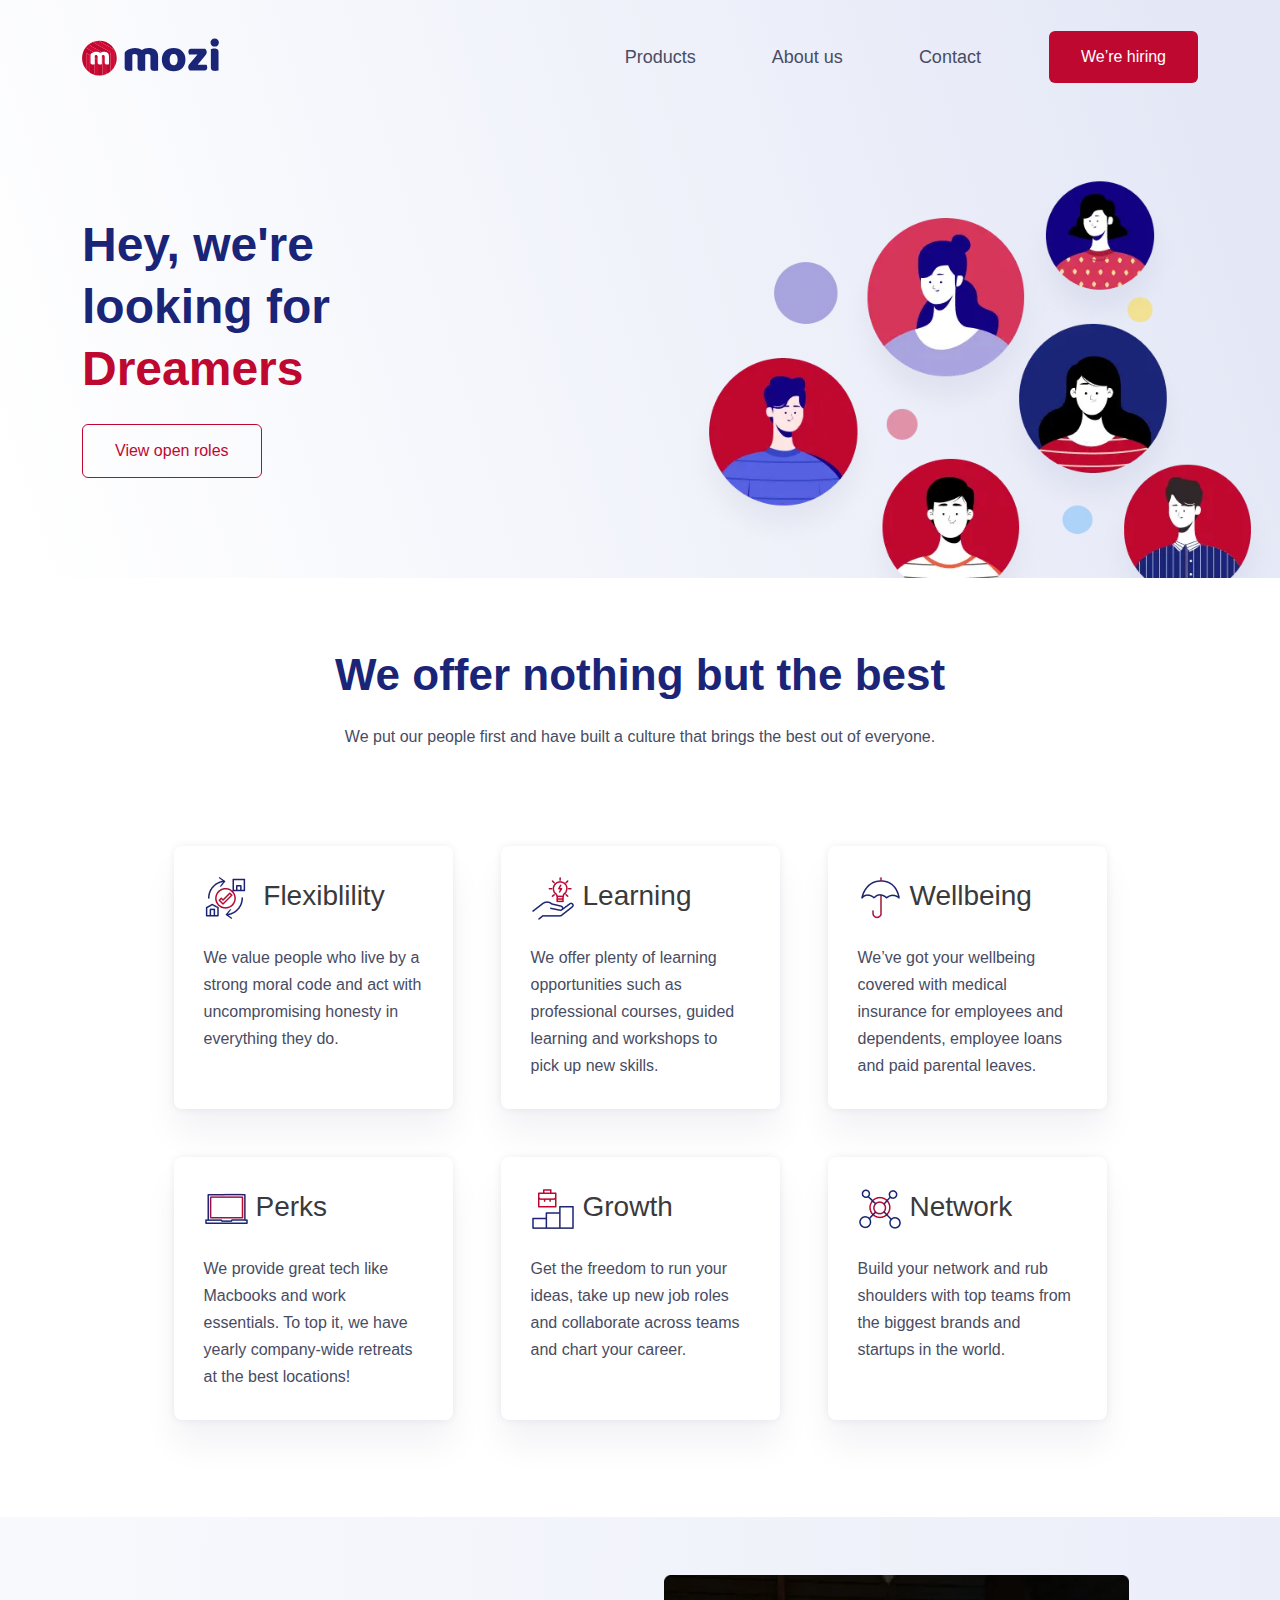
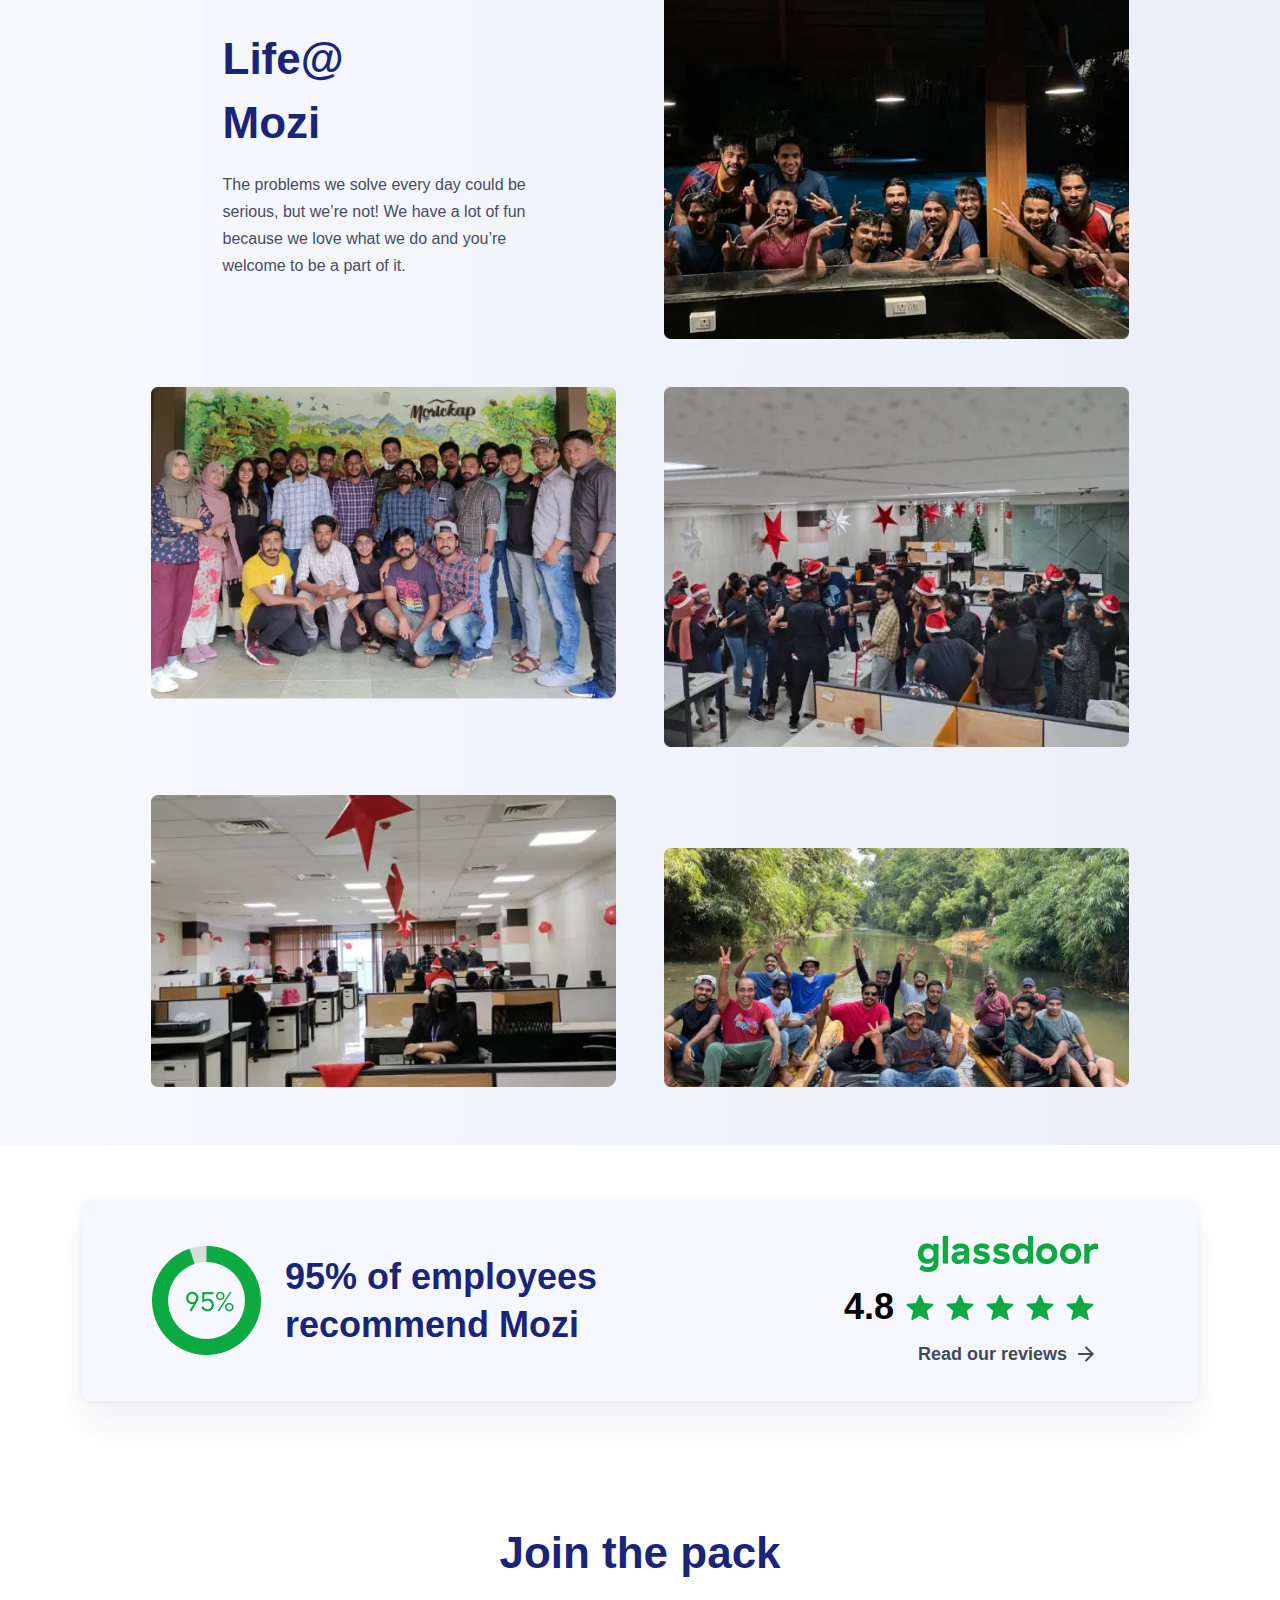
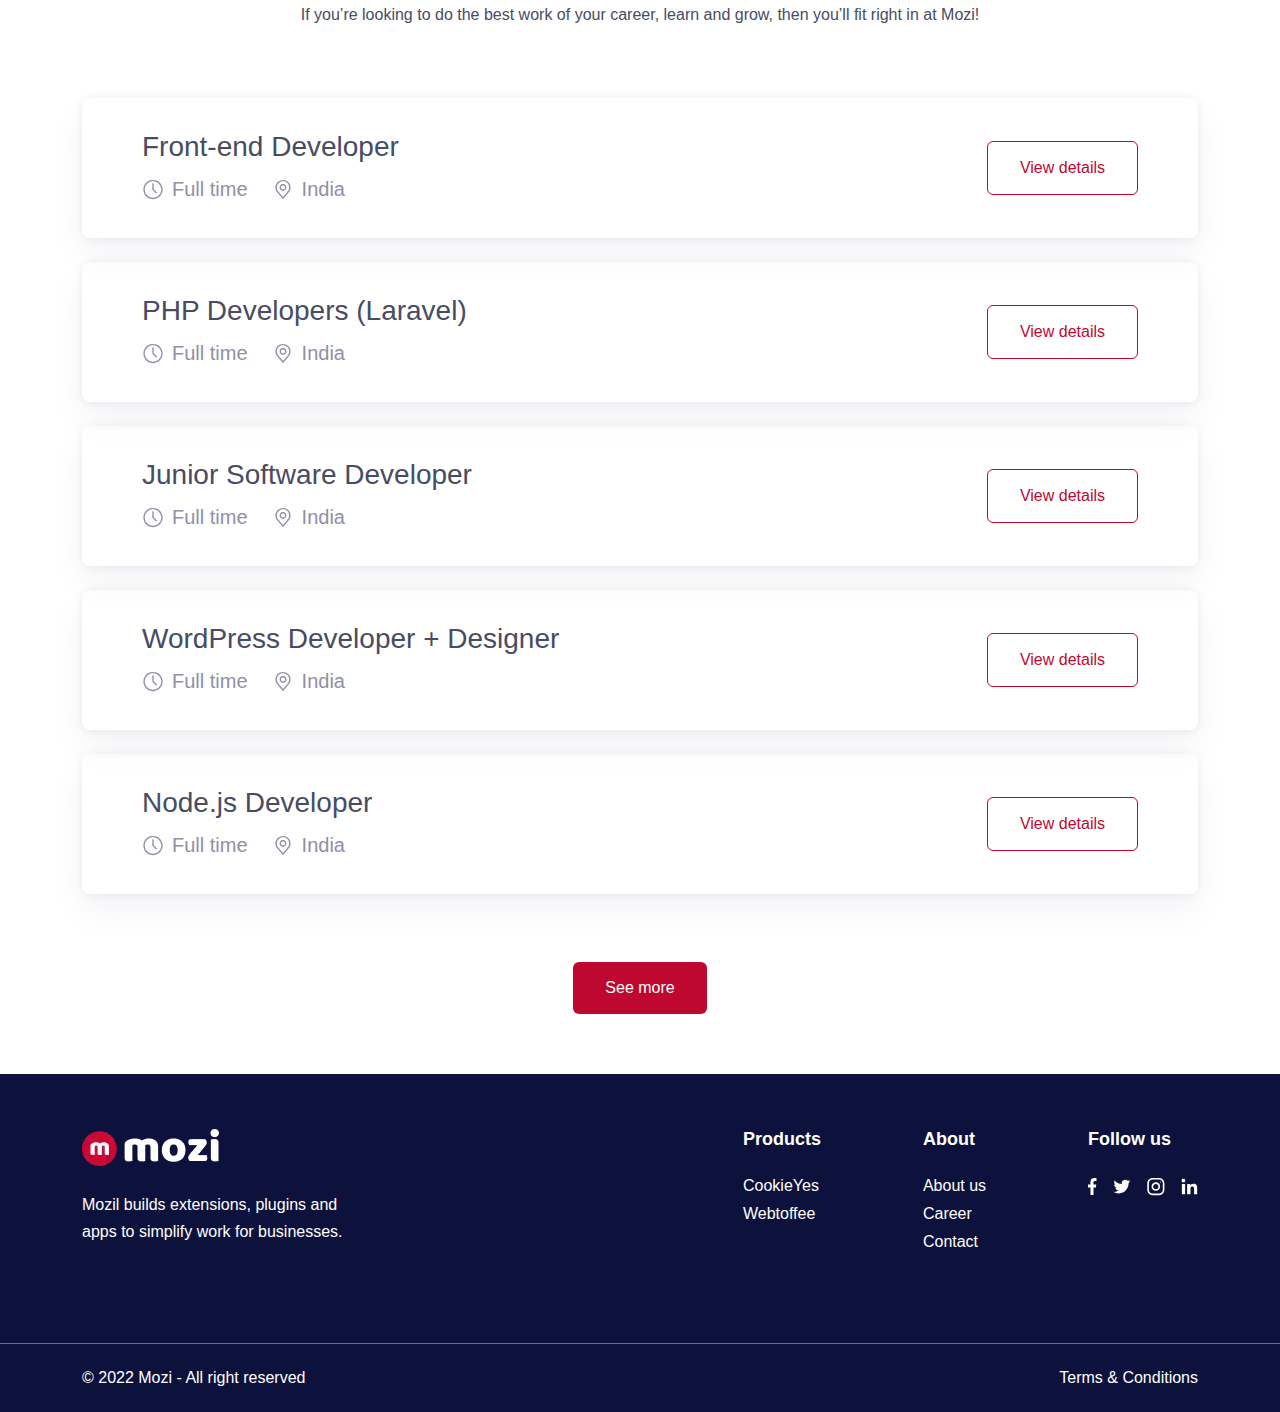
<file: career.html>
<!DOCTYPE html>
<html lang="en">
   <head>
		<!-- Meta -->
      <meta charset="UTF-8">
      <meta http-equiv="X-UA-Compatible" content="IE=edge">
      <meta name="viewport" content="width=device-width, initial-scale=1.0">
      <meta name="robots" content="index, follow">
      <meta name="description" content="Lorem, ipsum dolor sit amet consectetur adipisicing elit. Dolore rerum aliquam minus nam assumenda ad eaque quos, quas at reprehenderit quibusdam aspernatur autem quod itaque recusandae facilis nihil quam ratione! ">
		<!-- Opengraph -->
		<meta property='og:title' content='Career' />
		<meta property='og:description' content='Lorem, ipsum dolor sit amet consectetur adipisicing elit. Dolore rerum aliquam minus nam assumenda ad eaque quos, quas at reprehenderit quibusdam aspernatur autem quod itaque recusandae facilis nihil quam ratione!' />
		<meta property='og:type' content='website' />
		<meta property='og:url' content='' />
		<meta property='og:image' content='img/favicon/apple-touch-icon.webp' />
		<!-- css -->
		<link href="css/bootstrap.min.css" rel="stylesheet">
		<link rel="stylesheet" crossorigin="anonymous" href="css/swiper-bundle.min.css">
      <link rel="stylesheet" crossorigin="use-credentials" href="css/style.min.css"> 
		<!-- Favicon -->
		<link rel='apple-touch-icon' sizes='180x180' href='img/favicon/apple-touch-icon.webp' />
		<link rel='icon' type='image/png' sizes='32x32' href='img/favicon/favicon-32x32.webp' />
		<link rel='icon' type='image/png' sizes='16x16' href='img/favicon/favicon-16x16.webp' />
		<link rel='manifest' href='img/favicon/site.webmanifest' />
		 <meta name='msapplication-TileColor' content='#da532c' />
		<meta name='theme-color' content='#ffffff' />
		<!-- Google tag (gtag.js) -->
		<script async src="https://www.googletagmanager.com/gtag/js?id=G-GLCMLE5B2H"></script>
		<!-- title -->
		<title>Career</title> 
	</head> 
	<body class="body__career"> 
		<div class="overlay">
			<div class="hero__wrapper">
				<header class="header">
   <nav class="navbar navbar-expand-lg">
      <div class="container">
        <a class="navbar-brand" href="index.html">
         <svg width="137" height="38" viewBox="0 0 137 38" fill="none" xmlns="http://www.w3.org/2000/svg">
            <path d="M103.459 21.5875C103.459 23.4516 103.174 25.1104 102.603 26.5667C102.032 28.0245 101.228 29.2479 100.193 30.2382C99.1574 31.2285 97.9166 31.98 96.4748 32.4911C95.033 33.0009 93.4252 33.2572 91.6528 33.2572C89.8804 33.2572 88.2726 32.9878 86.8323 32.446C85.3905 31.9057 84.1512 31.1324 83.1142 30.126C82.0788 29.1197 81.2734 27.8949 80.704 26.4546C80.1331 25.0128 79.8477 23.3904 79.8477 21.5875C79.8477 19.8151 80.1331 18.2073 80.704 16.7669C81.2749 15.3252 82.0788 14.1018 83.1142 13.094C84.1512 12.0877 85.3905 11.3144 86.8323 10.7741C88.2741 10.2338 89.8804 9.96289 91.6528 9.96289C93.4252 9.96289 95.033 10.2411 96.4748 10.7959C97.9166 11.3522 99.1559 12.1328 100.193 13.1392C101.23 14.1455 102.032 15.3703 102.603 16.8121C103.174 18.2524 103.459 19.8457 103.459 21.5875ZM87.6886 21.5875C87.6886 23.4195 88.0411 24.8249 88.7474 25.8007C89.4537 26.7779 90.4368 27.2643 91.6994 27.2643C92.9606 27.2643 93.9305 26.7691 94.6063 25.7774C95.282 24.7871 95.6199 23.389 95.6199 21.5875C95.6199 19.786 95.2747 18.3966 94.583 17.4194C93.8912 16.4436 92.9155 15.9558 91.6543 15.9558C90.3931 15.9558 89.4159 16.4436 88.7255 17.4194C88.0323 18.3951 87.6886 19.786 87.6886 21.5875Z" fill="#1A2578"/>
            <path d="M107.784 32.5361C107.304 32.1152 106.919 31.62 106.635 31.0492C106.35 30.4783 106.207 29.8331 106.207 29.1122C106.207 28.5122 106.35 27.918 106.635 27.3326C106.921 26.7456 107.273 26.1981 107.694 25.6869L115.445 16.5847H107.154C106.973 16.2541 106.8 15.8347 106.635 15.3235C106.471 14.8138 106.388 14.2575 106.388 13.656C106.388 12.6045 106.621 11.8457 107.087 11.3812C107.551 10.9151 108.175 10.6821 108.957 10.6821H123.15C123.631 11.103 124.014 11.5996 124.299 12.169C124.585 12.7399 124.727 13.3866 124.727 14.1075C124.727 14.7089 124.585 15.3017 124.299 15.8871C124.014 16.4726 123.66 17.0216 123.241 17.5328L115.67 26.635H124.502C124.682 26.9656 124.854 27.3864 125.02 27.8962C125.185 28.4073 125.268 28.9637 125.268 29.5637C125.268 30.6152 125.035 31.3739 124.569 31.8385C124.103 32.3045 123.479 32.5375 122.699 32.5375H107.784V32.5361Z" fill="#1A2578"/>
            <path d="M128.512 4.55544C128.512 3.41366 128.895 2.45393 129.661 1.67187C130.427 0.89127 131.44 0.499512 132.702 0.499512C133.963 0.499512 134.978 0.89127 135.744 1.67187C136.51 2.45393 136.893 3.41366 136.893 4.55544C136.893 5.69722 136.51 6.65841 135.744 7.43901C134.978 8.22107 133.964 8.60992 132.702 8.60992C131.44 8.60992 130.427 8.22107 129.661 7.43901C128.895 6.65841 128.512 5.69722 128.512 4.55544ZM136.533 32.4911C136.203 32.5508 135.715 32.6338 135.068 32.7387C134.423 32.8436 133.769 32.896 133.108 32.896C132.447 32.896 131.854 32.8508 131.328 32.7605C130.803 32.6702 130.36 32.4897 129.999 32.2202C129.639 31.9494 129.361 31.5824 129.166 31.1163C128.969 30.6503 128.873 30.043 128.873 29.2915V10.9532C129.203 10.8935 129.69 10.8105 130.337 10.7056C130.982 10.6007 131.636 10.5483 132.297 10.5483C132.957 10.5483 133.551 10.5935 134.076 10.6837C134.602 10.774 135.045 10.9546 135.406 11.2255C135.767 11.4949 136.044 11.8634 136.239 12.3294C136.434 12.7955 136.532 13.4042 136.532 14.1542V32.4911H136.533Z" fill="#1A2578"/>
            <path d="M53.1731 9.96143C54.4038 9.96143 55.6125 10.1347 56.7995 10.4799C57.9864 10.825 59.0146 11.3435 59.8855 12.0338C60.7869 11.4338 61.8006 10.9372 62.9263 10.5469C64.0535 10.1566 65.4123 9.96143 67.0055 9.96143C68.1473 9.96143 69.2658 10.1114 70.3624 10.4129C71.4591 10.7129 72.4348 11.1862 73.2911 11.8314C74.1475 12.478 74.8305 13.3343 75.3417 14.4004C75.8514 15.4664 76.1077 16.7655 76.1077 18.2976V32.4911C75.8077 32.5814 75.3344 32.6717 74.6892 32.7606C74.0426 32.8509 73.3742 32.896 72.6838 32.896C72.0227 32.896 71.4299 32.8509 70.9042 32.7606C70.3784 32.6703 69.9357 32.4911 69.5745 32.2203C69.2148 31.9494 68.9367 31.5824 68.7415 31.1163C68.5449 30.6518 68.4488 30.043 68.4488 29.2915V18.5233C68.4488 17.6218 68.1925 16.9694 67.6827 16.563C67.1716 16.1567 66.4798 15.9557 65.6104 15.9557C65.1895 15.9557 64.738 16.0533 64.2589 16.2485C63.7783 16.4436 63.4171 16.6475 63.1768 16.8572C63.2059 16.9781 63.2219 17.0902 63.2219 17.1951V17.4878V32.4926C62.8914 32.5829 62.4035 32.6732 61.7583 32.762C61.1117 32.8523 60.4578 32.8975 59.7981 32.8975C59.1369 32.8975 58.5442 32.8523 58.0184 32.762C57.4927 32.6717 57.0499 32.4926 56.6888 32.2217C56.3276 31.9508 56.0494 31.5838 55.8557 31.1178C55.6591 30.6532 55.563 30.0445 55.563 29.293V18.5247C55.563 17.6233 55.2848 16.9708 54.73 16.5645C54.1737 16.1582 53.5052 15.9572 52.7246 15.9572C52.1843 15.9572 51.7183 16.0402 51.3279 16.2048C50.9376 16.3708 50.6071 16.5281 50.3362 16.6781V32.4941C50.0362 32.5843 49.5629 32.6746 48.9177 32.7635C48.2711 32.8538 47.6026 32.8989 46.9123 32.8989C46.2511 32.8989 45.6569 32.8538 45.1312 32.7635C44.6054 32.6732 44.1627 32.4941 43.8015 32.2232C43.4418 31.9523 43.1622 31.5853 42.9685 31.1193C42.7734 30.6547 42.6758 30.0459 42.6758 29.2945V15.6878C42.6758 14.8766 42.8491 14.2314 43.1942 13.7508C43.5394 13.2702 44.0127 12.8202 44.6127 12.3993C45.6336 11.6784 46.9036 11.093 48.4196 10.6415C49.9357 10.1872 51.5202 9.96143 53.1731 9.96143Z" fill="#1A2578"/>
            <path d="M7.93618 34.6973C6.42594 33.7128 5.07882 32.5011 3.94287 31.1074C4.1555 30.736 4.2458 30.3064 4.2458 29.8316C4.2458 24.9747 4.2458 20.1178 4.2458 15.2623V14.9594C4.35066 15.0351 4.40891 15.0861 4.47445 15.124C5.56234 15.7487 6.64877 16.3764 7.74249 16.9895C7.89831 17.0769 7.92745 17.176 7.92745 17.3347C7.92454 22.9999 7.92598 28.6666 7.92161 34.3318C7.92161 34.4555 7.92598 34.5764 7.93618 34.6973ZM16.0204 37.4454C14.3995 37.3187 12.8426 36.9692 11.3775 36.4274C11.9703 36.008 12.2892 35.4517 12.2907 34.7177C12.2936 29.7879 12.2921 24.8567 12.2921 19.927V19.5775C12.6781 19.8105 13.0174 20.026 13.3669 20.2226C14.1067 20.6406 14.848 21.0571 15.5966 21.4562C15.9141 21.6251 16.032 21.8348 16.0306 22.2164C16.016 27.2932 16.0189 32.3701 16.0204 37.4454ZM17.3952 37.4993C17.3908 37.4993 17.3879 37.4993 17.3835 37.4993C18.4073 37.4993 19.4108 37.409 20.3851 37.2386C20.3894 32.003 20.388 26.766 20.3851 21.5304C20.3851 21.0426 20.3909 20.5503 20.3239 20.0712C20.2846 19.7872 20.1287 19.509 19.986 19.2498C19.753 18.8289 19.3394 18.6017 18.9389 18.3716C18.3738 18.0483 17.8073 17.7294 17.2423 17.4061C16.6233 17.0507 16.0102 16.6881 15.3898 16.3356C14.583 15.8784 13.7689 15.4371 12.9664 14.974C12.0795 14.4628 11.2057 13.9312 10.3217 13.4142C9.89061 13.1623 9.44788 12.9263 9.01243 12.6788C8.15464 12.1938 7.29831 11.7088 6.44342 11.221C5.9104 10.9166 5.38174 10.6064 4.84727 10.3049C4.45696 10.085 4.04044 9.90588 3.67199 9.65684C3.6516 9.64228 3.63122 9.62917 3.60938 9.61606C4.8298 8.02136 6.31818 6.64657 8.01046 5.55722C7.86483 6.01743 7.89687 6.5053 8.08765 7.00483C8.29154 7.53931 8.70805 7.9034 9.19592 8.18156C10.0042 8.64031 10.8212 9.08741 11.6295 9.54762C12.3839 9.97724 13.1324 10.4185 13.8854 10.8525C14.5407 11.2311 15.1946 11.6083 15.8529 11.9826C16.4092 12.2986 16.9685 12.6089 17.5262 12.922C17.969 13.171 18.4132 13.4171 18.8501 13.6734C19.3321 13.956 19.8025 14.2574 20.2875 14.5341C20.9239 14.8982 21.5691 15.2463 22.2084 15.6046C22.7094 15.8856 23.2075 16.1711 23.707 16.4536C23.9385 16.5847 24.0784 16.7245 24.0769 17.0507C24.0609 22.6577 24.0667 28.2661 24.0609 33.873C24.0609 34.323 24.1264 34.7366 24.3492 35.1386C24.4992 35.408 24.6827 35.6221 24.8939 35.7896C26.1653 35.1779 27.3493 34.4162 28.427 33.5264C28.4387 30.602 28.4314 27.6777 28.4314 24.7533C28.4314 21.6965 28.4299 18.6396 28.4328 15.5813C28.4328 15.188 28.3644 14.8196 28.1911 14.4584C27.9945 14.0477 27.7003 13.7375 27.3173 13.5132C26.7012 13.1521 26.0721 12.8157 25.4531 12.4603C24.5502 11.9418 23.6546 11.4103 22.7516 10.8933C21.9448 10.4316 21.1278 9.98598 20.3195 9.52723C19.2841 8.94032 18.2515 8.34758 17.219 7.75485C16.466 7.32231 15.716 6.88541 14.9645 6.4485C14.4067 6.12374 13.8519 5.7946 13.2926 5.47129C12.9329 5.26304 12.5688 5.05915 12.2047 4.85672C11.8931 4.68487 11.561 4.5436 11.2698 4.34262C11.1154 4.23631 10.9523 4.15767 10.7848 4.10233C12.6446 3.33629 14.666 2.88336 16.7835 2.81055C16.8927 2.89938 17.0122 2.98239 17.1447 3.05812C18.1481 3.63629 19.1442 4.22612 20.1491 4.80283C20.8453 5.20187 21.5531 5.58343 22.2521 5.97956C22.9162 6.3553 23.573 6.74269 24.2356 7.11988C24.7993 7.44028 25.3672 7.74902 25.9308 8.06651C26.375 8.317 26.8163 8.57041 27.2561 8.82818C27.6479 9.05828 28.0309 9.3044 28.427 9.52868C28.9091 9.80102 29.4071 10.0457 29.8892 10.3195C30.5533 10.6967 31.2057 11.0913 31.8669 11.4729C32.0358 11.5719 32.1174 11.6797 32.1174 11.9025C32.1072 17.559 32.1058 23.2154 32.1189 28.8719C32.1189 29.0015 32.1276 29.1355 32.1451 29.268C33.7893 26.616 34.7403 23.4878 34.7417 20.1382C34.7417 20.1425 34.7417 20.1455 34.7417 20.1498C34.7432 29.7326 26.975 37.4993 17.3952 37.4993Z" fill="#D60936"/>
            <path d="M3.92923 31.1321C1.47382 28.1364 0 24.3033 0 20.1279C0 16.1638 1.32819 12.5098 3.56369 9.58545C3.57971 9.59564 3.59573 9.60584 3.61175 9.61603C1.37625 12.536 0.0466032 16.1885 0.0466032 20.1513C0.0466032 24.3062 1.50732 28.1204 3.94379 31.1074C3.93942 31.1161 3.93505 31.1234 3.92923 31.1321ZM11.3683 36.4332C10.1551 35.9861 9.00752 35.4094 7.93856 34.7177C7.93856 34.7104 7.9371 34.7031 7.9371 34.6973C9.00752 35.3949 10.1609 35.9774 11.377 36.4274C11.3755 36.4289 11.3712 36.4318 11.3683 36.4332ZM17.3713 37.4993C16.9169 37.4993 16.4655 37.4818 16.0198 37.4483V37.4469C16.4699 37.4818 16.9242 37.5007 17.383 37.5007C17.3801 37.4993 17.3757 37.4993 17.3713 37.4993Z" fill="#E3E3E3"/>
            <path d="M17.3837 37.4994C16.925 37.4994 16.4706 37.4805 16.0206 37.4456C16.0191 32.3702 16.0162 27.2934 16.0323 22.2165C16.0337 21.835 15.9157 21.6267 15.5983 21.4563C14.8482 21.0558 14.1084 20.6393 13.3686 20.2228C13.0191 20.0247 12.6797 19.8092 12.2938 19.5776V19.9271C12.2938 24.8569 12.2953 29.7866 12.2924 34.7178C12.2924 35.4518 11.9734 36.0081 11.3807 36.4261C10.1632 35.9761 9.0112 35.3936 7.93933 34.696C7.92913 34.5751 7.92476 34.4542 7.92476 34.3304C7.92913 28.6652 7.92767 22.9986 7.93059 17.3334C7.93059 17.1746 7.90146 17.0756 7.74563 16.9882C6.65191 16.3751 5.56548 15.7474 4.47758 15.1226C4.41205 15.0848 4.3538 15.0338 4.24894 14.9581V15.261C4.24894 20.1179 4.24894 24.9734 4.24894 29.8303C4.24894 30.3051 4.15864 30.7347 3.94602 31.1061C1.50955 28.1191 0.0488281 24.3049 0.0488281 20.15C0.0488281 16.1872 1.37702 12.5362 3.61251 9.61475C3.6329 9.62786 3.65329 9.64242 3.67514 9.65553C4.04505 9.90457 4.46011 10.0851 4.85041 10.3036C5.38489 10.6051 5.91354 10.9153 6.44657 11.2196C7.29999 11.709 8.15632 12.1939 9.01265 12.6789C9.4481 12.925 9.88938 13.1609 10.3205 13.4143C11.2045 13.9314 12.0783 14.4629 12.9652 14.9741C13.7676 15.4372 14.5832 15.8785 15.3885 16.3358C16.009 16.6882 16.6221 17.0509 17.241 17.4062C17.8061 17.731 18.3726 18.0485 18.9377 18.3718C19.3396 18.6019 19.7518 18.8291 19.9848 19.2499C20.1275 19.5092 20.2833 19.7859 20.3227 20.0713C20.3897 20.5519 20.3838 21.0442 20.3838 21.5306C20.3867 26.7662 20.3882 32.0032 20.3838 37.2388C19.411 37.4092 18.4076 37.498 17.3837 37.4994Z" fill="#BF0830"/>
            <path d="M8.01367 5.55584C8.02241 5.52671 8.0326 5.49904 8.0428 5.46991C8.88457 4.93252 9.77585 4.46649 10.7079 4.0791C10.7356 4.08638 10.7618 4.09512 10.7895 4.10386C9.81663 4.50581 8.88748 4.99369 8.01367 5.55584Z" fill="#E3E3E3"/>
            <path d="M24.8962 35.7898C24.6836 35.6238 24.5001 35.4097 24.3515 35.1388C24.1287 34.7368 24.0632 34.3218 24.0632 33.8732C24.069 28.2648 24.0617 22.6579 24.0792 17.0509C24.0807 16.7247 23.9408 16.5849 23.7093 16.4538C23.2098 16.1699 22.7117 15.8844 22.2107 15.6033C21.5714 15.2451 20.9247 14.897 20.2898 14.5329C19.8048 14.2548 19.3344 13.9533 18.8524 13.6722C18.414 13.4159 17.9698 13.1698 17.5285 12.9207C16.9708 12.6076 16.4115 12.2974 15.8552 11.9814C15.1984 11.6071 14.543 11.2299 13.8877 10.8513C13.1362 10.4173 12.3876 9.97601 11.6318 9.54639C10.8235 9.08618 10.0065 8.64054 9.19822 8.18033C8.71034 7.90362 8.29383 7.53808 8.08994 7.0036C7.89916 6.50407 7.86712 6.01474 8.01275 5.55599C8.88656 4.99238 9.81571 4.50596 10.7886 4.10547C10.956 4.16226 11.1177 4.24091 11.2735 4.34722C11.5648 4.5482 11.8968 4.68801 12.2085 4.86131C12.5726 5.06374 12.9352 5.26763 13.2964 5.47589C13.8542 5.7992 14.4105 6.12834 14.9683 6.4531C15.7198 6.89001 16.4698 7.32691 17.2227 7.75945C18.2553 8.35218 19.2878 8.94346 20.3233 9.53182C21.1315 9.99057 21.9486 10.4362 22.7554 10.8979C23.6583 11.4149 24.554 11.9464 25.4569 12.4649C26.0759 12.8202 26.705 13.1567 27.321 13.5178C27.704 13.7421 27.9982 14.0523 28.1948 14.463C28.3667 14.8227 28.4366 15.1912 28.4366 15.5844C28.4337 18.6413 28.4351 21.6982 28.4351 24.7565C28.4351 27.6808 28.4439 30.6052 28.4308 33.5295C27.3516 34.4164 26.1676 35.1781 24.8962 35.7898Z" fill="#BF0830"/>
            <path d="M34.7431 20.1398C34.7358 10.5643 26.972 2.80343 17.3951 2.80343C17.1912 2.80343 16.9887 2.80634 16.7863 2.81362C16.7674 2.79906 16.7499 2.78304 16.7324 2.76702C16.945 2.75974 17.1577 2.75537 17.3718 2.75537C26.9662 2.75537 34.7431 10.5323 34.7431 20.1267C34.7431 20.1311 34.7431 20.1354 34.7431 20.1398Z" fill="#E3E3E3"/>
            <path d="M32.1448 29.2694C32.1273 29.1369 32.1186 29.0029 32.1186 28.8733C32.1069 23.2169 32.1084 17.5604 32.1171 11.9039C32.1171 11.6811 32.037 11.5734 31.8666 11.4758C31.2054 11.0942 30.553 10.6981 29.8889 10.3224C29.4068 10.0486 28.9102 9.8039 28.4267 9.53156C28.0306 9.30874 27.6476 9.06116 27.2558 8.83251C26.816 8.57474 26.3747 8.32134 25.9305 8.07084C25.3669 7.75336 24.7975 7.44316 24.2353 7.12422C23.5727 6.74702 22.9144 6.35963 22.2518 5.9839C21.5527 5.58777 20.8464 5.2062 20.1488 4.80717C19.1439 4.23045 18.1478 3.64063 17.1444 3.06246C17.0133 2.98673 16.8924 2.90372 16.7832 2.81488C16.9856 2.8076 17.1881 2.80469 17.392 2.80469C26.9689 2.80469 34.7342 10.5656 34.74 20.1411C34.74 23.4892 33.7904 26.6174 32.1448 29.2694Z" fill="#BF0830"/>
            <path d="M14.3231 13.8018C15.0018 13.8018 15.6688 13.898 16.3242 14.0873C16.9781 14.2781 17.546 14.5635 18.0266 14.9451C18.5233 14.6145 19.084 14.3407 19.7044 14.1252C20.3262 13.9096 21.0748 13.8018 21.9544 13.8018C22.5836 13.8018 23.2011 13.8849 23.8054 14.0509C24.4098 14.2169 24.9487 14.4776 25.4205 14.8344C25.8924 15.1912 26.2696 15.6631 26.5507 16.2514C26.8317 16.8398 26.973 17.5563 26.973 18.401V26.2303C26.807 26.2798 26.5463 26.3294 26.1895 26.3789C25.8327 26.4284 25.4642 26.4531 25.0841 26.4531C24.7186 26.4531 24.3923 26.4284 24.1025 26.3789C23.8127 26.3294 23.5681 26.2303 23.3685 26.0803C23.1705 25.9303 23.0161 25.7279 22.9083 25.4716C22.8006 25.2153 22.7467 24.8788 22.7467 24.4652V18.5248C22.7467 18.0282 22.6054 17.667 22.3243 17.4427C22.0418 17.2199 21.6617 17.1078 21.1811 17.1078C20.9481 17.1078 20.7005 17.1616 20.4354 17.2694C20.1704 17.3772 19.9709 17.4893 19.8383 17.6044C19.8544 17.6714 19.8631 17.7325 19.8631 17.7908V17.9524V26.2289C19.6811 26.2784 19.4116 26.3279 19.0548 26.3774C18.698 26.4269 18.3383 26.4517 17.9742 26.4517C17.6101 26.4517 17.2824 26.4269 16.9926 26.3774C16.7028 26.3279 16.4582 26.2289 16.2601 26.0789C16.0606 25.9289 15.9077 25.7264 15.7999 25.4701C15.6921 25.2138 15.6382 24.8774 15.6382 24.4638V18.5233C15.6382 18.0267 15.4853 17.6655 15.178 17.4413C14.8707 17.2184 14.5023 17.1063 14.0727 17.1063C13.7741 17.1063 13.5178 17.1514 13.3022 17.2432C13.0867 17.3349 12.9047 17.4209 12.7547 17.5039V26.2274C12.5886 26.2769 12.328 26.3264 11.9726 26.376C11.6158 26.4255 11.2473 26.4502 10.8672 26.4502C10.5017 26.4502 10.1755 26.4255 9.88565 26.376C9.59584 26.3264 9.35117 26.2274 9.15311 26.0774C8.95505 25.9274 8.80067 25.725 8.6929 25.4687C8.58513 25.2123 8.53125 24.8759 8.53125 24.4623V16.9563C8.53125 16.5092 8.62591 16.1524 8.81669 15.8873C9.00602 15.6223 9.26816 15.3732 9.59875 15.1417C10.1624 14.7441 10.8629 14.4208 11.6988 14.1718C12.5377 13.9271 13.4115 13.8018 14.3231 13.8018Z" fill="white"/>
         </svg>
        </a> 
        <button class="navbar-toggler" type="button">
          <div class="navbar-toggler-icon"><span></span></div>
        </button>
        <div class="nav justify-content-lg-end justify-content-center mx-auto mx-lg-0">
          <div class="navbar-nav align-items-center">
            <a class="nav-link header__nav-link" href="products.html">Products</a>
            <a class="nav-link header__nav-link" href="about.html">About us</a>
            <a class="nav-link header__nav-link" href="contact.html">Contact</a>
            <a class="text-white section__btn" href="career.html">We’re hiring</a>
          </div>
        </div>
      </div>
    </nav>
</header>	
				<section class="section__hero section__hero-career d-flex flex-column-reverse">
   <img src="img/start__img5.webp" alt="" class="hero__img mt-5">
   <div class="container">
      <div class="hero d-flex justify-content-between">
         <div class="hero__item">
            <h1 class="hero__item-title mb-4">Hey, we're looking for <span>Dreamers</span></h1>
            <a href="#career" class="section__btn-outline d-sm-inline-flex d-flex mt-1 mt-sm-0 justify-content-center justify-content-sm-start hero__career-btn">View open roles</a>
         </div>
      </div>
   </div>  
</section>	
			</div>
			<main class="main">
            <section class="section section__pluses section__pluses-career">
   <div class="container"> 
      <h3 class="section__title text-center">We offer nothing but the best</h3>
      <h4 class="section__subtitle text-center">We put our people first and have built a culture that brings the best out of everyone.</h4>
      <div class="pluses d-flex justify-content-center gap-5 flex-wrap">
         <div class="pluses__item col-12 col-lg-3 col-md-5">
            <div class="pluses__item-title"><img src="img/career__pluses1.webp" class="me-2" alt=""> Flexiblility</div>
            <div class="pluses__item-text mt-4">We value people who live by a 
               strong moral code and act with uncompromising honesty in everything they do.
               </div>
         </div>
         <div class="pluses__item col-12 col-lg-3 col-md-5">
            <div class="pluses__item-title"><img src="img/career__pluses2.webp" class="me-2" alt="">Learning</div>
            <div class="pluses__item-text mt-4">We offer plenty of learning opportunities such as professional courses, guided learning and workshops to pick up new skills.</div>
         </div>
         <div class="pluses__item col-12 col-lg-3 col-md-5">
            <div class="pluses__item-title"><img src="img/career__pluses3.webp" class="me-2" alt="">Wellbeing</div>
            <div class="pluses__item-text mt-4">We’ve got your wellbeing covered with medical insurance for employees and dependents, employee loans and paid parental leaves.</div>
         </div>
         <div class="pluses__item col-12 col-lg-3 col-md-5">
            <div class="pluses__item-title"><img src="img/career__pluses4.webp" class="me-2" alt="">Perks</div>
            <div class="pluses__item-text mt-4">We provide great tech like Macbooks and work essentials. To top it, we have yearly company-wide retreats at the best locations!</div>
         </div>
         <div class="pluses__item col-12 col-lg-3 col-md-5">
            <div class="pluses__item-title"><img src="img/career__pluses5.webp" class="me-2" alt="">Growth</div>
            <div class="pluses__item-text mt-4">Get the freedom to run your ideas, take up new job roles and collaborate across teams and chart your career.</div>
         </div>
         <div class="pluses__item col-12 col-lg-3 col-md-5">
            <div class="pluses__item-title"><img src="img/career__pluses6.webp" class="me-2" alt="">Network</div>
            <div class="pluses__item-text mt-4">Build your network and rub shoulders with top teams from the biggest brands and startups in the world.</div>
         </div>
      </div>
   </div>
</section>
            <section class="section section__photos">
   <div class="container">
      <div class="photos d-flex justify-content-center gap-5 flex-wrap">
         <div class="photos__item col-12 col-md-5 d-flex justify-content-center align-items-center flex-column">
            <div class="photos__item-text">
               <h3 class="section__title">Life@ Mozi</h3>
               <h4 class="section__subtitle">The problems we solve every day could be serious, but we’re not! We have a lot of fun because we love what we do and you’re welcome to be a part of it.</h4>
            </div>
         </div>
         <div class="photos__item col-12 col-md-5"><img src="img/photos1.webp" alt=""></div>
         <div class="photos__item col-12 col-md-5"><img src="img/photos2.webp" alt=""></div>
         <div class="photos__item col-12 col-md-5"><img src="img/photos3.webp" alt=""></div>
         <div class="photos__item col-12 col-md-5"><img src="img/photos4.webp" alt=""></div>
         <div class="photos__item col-12 col-md-5 mt-auto"><img src="img/photos5.webp" alt=""></div>
      </div>
   </div>
</section>	
            <section class="section section__recomendation">
   <div class="container">
      <div class="recomendation d-flex justify-content-between align-items-md-center flex-column flex-md-row gap-5 align-self-start"> 
         <div class="recomendation__item d-flex align-items-center col-12 col-md-6 justify-content-start">
            <div class="recomendation__item-img"><img src="img/recomendation__img.webp" alt=""></div>
            <div class="recomendation__item-title ms-3 ms-lg-4">95% of employees recommend Mozi</div>
         </div>
         <div class="recomendation__item col-12 col-md-4 d-flex align-items-end flex-column justify-content-end align-self-end">
            <div class="recomendation__item-subtitle"><img src="img/recomendation__logo.webp" alt=""></div>
            <div class="recomendation__item-rating d-flex align-items-center mt-1">
               <div class="recomendation__item-rating--num me-2">4.8</div>
               <div class="recomendation__item-rating--stars d-flex align-items-center gap-1 ml-2">
                  <img src="img/star.webp" alt="">
                  <img src="img/star.webp" alt="">
                  <img src="img/star.webp" alt="">
                  <img src="img/star.webp" alt="">
                  <img src="img/star.webp" alt="">
               </div>
            </div>
            <a href="#" class="recomendation__item-link d-flex align-items-center mt-1">
               Read our reviews
               <svg width="24" height="24" viewBox="0 0 24 24" fill="none" xmlns="http://www.w3.org/2000/svg">
                  <path fill-rule="evenodd" clip-rule="evenodd" d="M12.7053 19.2947C12.3158 19.6842 11.6842 19.6842 11.2947 19.2947C10.9054 18.9054 10.9051 18.2743 11.2941 17.8847L16.17 13L5 13C4.44771 13 4 12.5523 4 12C4 11.4477 4.44771 11 5 11L16.17 11L11.2941 6.11531C10.9051 5.72568 10.9054 5.0946 11.2947 4.70531C11.6842 4.31578 12.3158 4.31578 12.7053 4.70531L20 12L12.7053 19.2947Z" fill="#C2D1D9"/>
                  <mask id="mask0_1_2170" style="mask-type:alpha" maskUnits="userSpaceOnUse" x="4" y="4" width="16" height="16">
                     <path fill-rule="evenodd" clip-rule="evenodd" d="M12.7053 19.2947C12.3158 19.6842 11.6842 19.6842 11.2947 19.2947C10.9054 18.9054 10.9051 18.2743 11.2941 17.8847L16.17 13L5 13C4.44771 13 4 12.5523 4 12C4 11.4477 4.44771 11 5 11L16.17 11L11.2941 6.11531C10.9051 5.72568 10.9054 5.0946 11.2947 4.70531C11.6842 4.31578 12.3158 4.31578 12.7053 4.70531L20 12L12.7053 19.2947Z" fill="white"/>
                  </mask>
                  <g mask="url(#mask0_1_2170)">
                     <rect x="24" y="24" width="24" height="24" transform="rotate(180 24 24)" fill="#424B5A"/>
                  </g>
               </svg>
            </a>
         </div>
      </div>
   </div>
</section>
            <section class="section section__jobs" id="career">
   <div class="container">
      <h3 class="section__title title__center">Join the pack</h3>
      <h4 class="section__subtitle subtitle__center">If you’re looking to do the best work of your career, learn and grow, then you’ll fit right in at Mozi! </h3>
      <div class="jobs">
         <div class="jobs__item mb-4 d-flex justify-content-between align-items-center flex-column flex-sm-row gap-3">
            <div class="jobs__item-info">
               <div class="jobs__item-info--item">
                  <div class="jobs__title text-center text-sm-start">Front-end Developer</div>
               </div> 
               <div class="jobs__item-info--item mt-3 d-flex align-items-center gap-4">
                  <div class="jobs__info d-flex align-items-center gap-2">
                     <svg width="22" height="23" viewBox="0 0 22 23" fill="none" xmlns="http://www.w3.org/2000/svg">
                        <path d="M11 21.125C9.09636 21.125 7.23546 20.5605 5.65264 19.5029C4.06982 18.4453 2.83616 16.9421 2.10766 15.1833C1.37917 13.4246 1.18856 11.4893 1.55995 9.62226C1.93133 7.75519 2.84802 6.04018 4.1941 4.6941C5.54018 3.34802 7.25519 2.43133 9.12226 2.05995C10.9893 1.68856 12.9246 1.87917 14.6833 2.60766C16.4421 3.33616 17.9453 4.56982 19.0029 6.15264C20.0605 7.73546 20.625 9.59636 20.625 11.5C20.625 14.0527 19.6109 16.5009 17.8059 18.3059C16.0009 20.1109 13.5527 21.125 11 21.125ZM11 3.25C9.36831 3.25 7.77326 3.73386 6.41655 4.64038C5.05984 5.5469 4.00242 6.83538 3.378 8.34287C2.75358 9.85036 2.5902 11.5092 2.90853 13.1095C3.22685 14.7098 4.01259 16.1799 5.16637 17.3336C6.32016 18.4874 7.79017 19.2732 9.39051 19.5915C10.9909 19.9098 12.6497 19.7464 14.1571 19.122C15.6646 18.4976 16.9531 17.4402 17.8596 16.0835C18.7661 14.7268 19.25 13.1317 19.25 11.5C19.25 9.31197 18.3808 7.21355 16.8336 5.66637C15.2865 4.1192 13.188 3.25 11 3.25Z" fill="#8F90A6"/>
                        <path d="M14.1556 15.625L10.3125 11.7819V5.3125H11.6875V11.2112L15.125 14.6556L14.1556 15.625Z" fill="#8F90A6"/>
                     </svg>
                     <div class="jobs__text">Full time</div>
                  </div>
                  <div class="jobs__info d-flex align-items-center gap-2">
                     <svg width="22" height="23" viewBox="0 0 22 23" fill="none" xmlns="http://www.w3.org/2000/svg">
                        <path d="M11 12.875C10.3201 12.875 9.65552 12.6734 9.09023 12.2957C8.52494 11.918 8.08434 11.3811 7.82417 10.753C7.56399 10.1249 7.49592 9.43369 7.62855 8.76688C7.76119 8.10007 8.08858 7.48757 8.56932 7.00682C9.05007 6.52608 9.66257 6.19869 10.3294 6.06605C10.9962 5.93342 11.6874 6.00149 12.3155 6.26167C12.9436 6.52184 13.4805 6.96244 13.8582 7.52773C14.2359 8.09302 14.4375 8.75763 14.4375 9.4375C14.4364 10.3488 14.0739 11.2226 13.4295 11.867C12.7851 12.5114 11.9113 12.8739 11 12.875ZM11 7.375C10.5921 7.375 10.1933 7.49597 9.85414 7.7226C9.51496 7.94923 9.25061 8.27134 9.0945 8.64822C8.93839 9.02509 8.89755 9.43979 8.97713 9.83988C9.05671 10.24 9.25315 10.6075 9.54159 10.8959C9.83004 11.1844 10.1975 11.3808 10.5976 11.4604C10.9977 11.54 11.4124 11.4991 11.7893 11.343C12.1662 11.1869 12.4883 10.9225 12.7149 10.5834C12.9415 10.2442 13.0625 9.84543 13.0625 9.4375C13.062 8.89066 12.8445 8.36637 12.4578 7.9797C12.0711 7.59302 11.5468 7.37555 11 7.375Z" fill="#8F90A6"/>
                        <path d="M11 21.125L5.20026 14.2851C5.11967 14.1824 5.03992 14.079 4.96101 13.975C3.97031 12.67 3.43511 11.076 3.43751 9.4375C3.43751 7.4318 4.23427 5.50825 5.65251 4.09001C7.07076 2.67176 8.99431 1.875 11 1.875C13.0057 1.875 14.9293 2.67176 16.3475 4.09001C17.7657 5.50825 18.5625 7.4318 18.5625 9.4375C18.5649 11.0752 18.03 12.6685 17.0397 13.9729L17.039 13.975C17.039 13.975 16.8328 14.2459 16.8018 14.2823L11 21.125ZM6.05826 13.1466C6.05963 13.1466 6.21913 13.3583 6.25557 13.4037L11 18.9993L15.7506 13.3961C15.7809 13.3583 15.9418 13.1452 15.9424 13.1445C16.7517 12.0783 17.1891 10.7761 17.1875 9.4375C17.1875 7.79647 16.5356 6.22266 15.3752 5.06228C14.2148 3.9019 12.641 3.25 11 3.25C9.35898 3.25 7.78517 3.9019 6.62478 5.06228C5.4644 6.22266 4.81251 7.79647 4.81251 9.4375C4.81107 10.7769 5.24892 12.0798 6.05895 13.1466H6.05826Z" fill="#8F90A6"/>
                        </svg>
                        
                     <div class="jobs__text">India</div>
                  </div>
               </div>
            </div>
            <div class="jobs__item-btn">
               <a href="#" class="section__btn-outline">View details</a>
            </div>
         </div>
         <div class="jobs__item mb-4 d-flex justify-content-between align-items-center flex-column flex-sm-row gap-3">
            <div class="jobs__item-info">
               <div class="jobs__item-info--item">
                  <div class="jobs__title text-center text-sm-start">PHP Developers (Laravel)</div>
               </div>
               <div class="jobs__item-info--item mt-3 d-flex justify-content-center justify-content-sm-start align-items-center gap-4">
                  <div class="jobs__info d-flex align-items-center gap-2">
                     <svg width="22" height="23" viewBox="0 0 22 23" fill="none" xmlns="http://www.w3.org/2000/svg">
                        <path d="M11 21.125C9.09636 21.125 7.23546 20.5605 5.65264 19.5029C4.06982 18.4453 2.83616 16.9421 2.10766 15.1833C1.37917 13.4246 1.18856 11.4893 1.55995 9.62226C1.93133 7.75519 2.84802 6.04018 4.1941 4.6941C5.54018 3.34802 7.25519 2.43133 9.12226 2.05995C10.9893 1.68856 12.9246 1.87917 14.6833 2.60766C16.4421 3.33616 17.9453 4.56982 19.0029 6.15264C20.0605 7.73546 20.625 9.59636 20.625 11.5C20.625 14.0527 19.6109 16.5009 17.8059 18.3059C16.0009 20.1109 13.5527 21.125 11 21.125ZM11 3.25C9.36831 3.25 7.77326 3.73386 6.41655 4.64038C5.05984 5.5469 4.00242 6.83538 3.378 8.34287C2.75358 9.85036 2.5902 11.5092 2.90853 13.1095C3.22685 14.7098 4.01259 16.1799 5.16637 17.3336C6.32016 18.4874 7.79017 19.2732 9.39051 19.5915C10.9909 19.9098 12.6497 19.7464 14.1571 19.122C15.6646 18.4976 16.9531 17.4402 17.8596 16.0835C18.7661 14.7268 19.25 13.1317 19.25 11.5C19.25 9.31197 18.3808 7.21355 16.8336 5.66637C15.2865 4.1192 13.188 3.25 11 3.25Z" fill="#8F90A6"/>
                        <path d="M14.1556 15.625L10.3125 11.7819V5.3125H11.6875V11.2112L15.125 14.6556L14.1556 15.625Z" fill="#8F90A6"/>
                        </svg>
                        
                     <div class="jobs__text">Full time</div>
                  </div>
                  <div class="jobs__info d-flex align-items-center gap-2">
                     <svg width="22" height="23" viewBox="0 0 22 23" fill="none" xmlns="http://www.w3.org/2000/svg">
                        <path d="M11 12.875C10.3201 12.875 9.65552 12.6734 9.09023 12.2957C8.52494 11.918 8.08434 11.3811 7.82417 10.753C7.56399 10.1249 7.49592 9.43369 7.62855 8.76688C7.76119 8.10007 8.08858 7.48757 8.56932 7.00682C9.05007 6.52608 9.66257 6.19869 10.3294 6.06605C10.9962 5.93342 11.6874 6.00149 12.3155 6.26167C12.9436 6.52184 13.4805 6.96244 13.8582 7.52773C14.2359 8.09302 14.4375 8.75763 14.4375 9.4375C14.4364 10.3488 14.0739 11.2226 13.4295 11.867C12.7851 12.5114 11.9113 12.8739 11 12.875ZM11 7.375C10.5921 7.375 10.1933 7.49597 9.85414 7.7226C9.51496 7.94923 9.25061 8.27134 9.0945 8.64822C8.93839 9.02509 8.89755 9.43979 8.97713 9.83988C9.05671 10.24 9.25315 10.6075 9.54159 10.8959C9.83004 11.1844 10.1975 11.3808 10.5976 11.4604C10.9977 11.54 11.4124 11.4991 11.7893 11.343C12.1662 11.1869 12.4883 10.9225 12.7149 10.5834C12.9415 10.2442 13.0625 9.84543 13.0625 9.4375C13.062 8.89066 12.8445 8.36637 12.4578 7.9797C12.0711 7.59302 11.5468 7.37555 11 7.375Z" fill="#8F90A6"/>
                        <path d="M11 21.125L5.20026 14.2851C5.11967 14.1824 5.03992 14.079 4.96101 13.975C3.97031 12.67 3.43511 11.076 3.43751 9.4375C3.43751 7.4318 4.23427 5.50825 5.65251 4.09001C7.07076 2.67176 8.99431 1.875 11 1.875C13.0057 1.875 14.9293 2.67176 16.3475 4.09001C17.7657 5.50825 18.5625 7.4318 18.5625 9.4375C18.5649 11.0752 18.03 12.6685 17.0397 13.9729L17.039 13.975C17.039 13.975 16.8328 14.2459 16.8018 14.2823L11 21.125ZM6.05826 13.1466C6.05963 13.1466 6.21913 13.3583 6.25557 13.4037L11 18.9993L15.7506 13.3961C15.7809 13.3583 15.9418 13.1452 15.9424 13.1445C16.7517 12.0783 17.1891 10.7761 17.1875 9.4375C17.1875 7.79647 16.5356 6.22266 15.3752 5.06228C14.2148 3.9019 12.641 3.25 11 3.25C9.35898 3.25 7.78517 3.9019 6.62478 5.06228C5.4644 6.22266 4.81251 7.79647 4.81251 9.4375C4.81107 10.7769 5.24892 12.0798 6.05895 13.1466H6.05826Z" fill="#8F90A6"/>
                        </svg>
                        
                     <div class="jobs__text">India</div>
                  </div>
               </div>
            </div>
            <div class="jobs__item-btn">
               <a href="#" class="section__btn-outline">View details</a>
            </div>
         </div>
         <div class="jobs__item mb-4 d-flex justify-content-between align-items-center flex-column flex-sm-row gap-3">
            <div class="jobs__item-info">
               <div class="jobs__item-info--item">
                  <div class="jobs__title text-center text-sm-start">Junior Software Developer</div>
               </div>
               <div class="jobs__item-info--item mt-3 d-flex justify-content-center justify-content-sm-start align-items-center gap-4">
                  <div class="jobs__info d-flex align-items-center gap-2">
                     <svg width="22" height="23" viewBox="0 0 22 23" fill="none" xmlns="http://www.w3.org/2000/svg">
                        <path d="M11 21.125C9.09636 21.125 7.23546 20.5605 5.65264 19.5029C4.06982 18.4453 2.83616 16.9421 2.10766 15.1833C1.37917 13.4246 1.18856 11.4893 1.55995 9.62226C1.93133 7.75519 2.84802 6.04018 4.1941 4.6941C5.54018 3.34802 7.25519 2.43133 9.12226 2.05995C10.9893 1.68856 12.9246 1.87917 14.6833 2.60766C16.4421 3.33616 17.9453 4.56982 19.0029 6.15264C20.0605 7.73546 20.625 9.59636 20.625 11.5C20.625 14.0527 19.6109 16.5009 17.8059 18.3059C16.0009 20.1109 13.5527 21.125 11 21.125ZM11 3.25C9.36831 3.25 7.77326 3.73386 6.41655 4.64038C5.05984 5.5469 4.00242 6.83538 3.378 8.34287C2.75358 9.85036 2.5902 11.5092 2.90853 13.1095C3.22685 14.7098 4.01259 16.1799 5.16637 17.3336C6.32016 18.4874 7.79017 19.2732 9.39051 19.5915C10.9909 19.9098 12.6497 19.7464 14.1571 19.122C15.6646 18.4976 16.9531 17.4402 17.8596 16.0835C18.7661 14.7268 19.25 13.1317 19.25 11.5C19.25 9.31197 18.3808 7.21355 16.8336 5.66637C15.2865 4.1192 13.188 3.25 11 3.25Z" fill="#8F90A6"/>
                        <path d="M14.1556 15.625L10.3125 11.7819V5.3125H11.6875V11.2112L15.125 14.6556L14.1556 15.625Z" fill="#8F90A6"/>
                        </svg>
                        
                     <div class="jobs__text">Full time</div>
                  </div>
                  <div class="jobs__info d-flex align-items-center gap-2">
                     <svg width="22" height="23" viewBox="0 0 22 23" fill="none" xmlns="http://www.w3.org/2000/svg">
                        <path d="M11 12.875C10.3201 12.875 9.65552 12.6734 9.09023 12.2957C8.52494 11.918 8.08434 11.3811 7.82417 10.753C7.56399 10.1249 7.49592 9.43369 7.62855 8.76688C7.76119 8.10007 8.08858 7.48757 8.56932 7.00682C9.05007 6.52608 9.66257 6.19869 10.3294 6.06605C10.9962 5.93342 11.6874 6.00149 12.3155 6.26167C12.9436 6.52184 13.4805 6.96244 13.8582 7.52773C14.2359 8.09302 14.4375 8.75763 14.4375 9.4375C14.4364 10.3488 14.0739 11.2226 13.4295 11.867C12.7851 12.5114 11.9113 12.8739 11 12.875ZM11 7.375C10.5921 7.375 10.1933 7.49597 9.85414 7.7226C9.51496 7.94923 9.25061 8.27134 9.0945 8.64822C8.93839 9.02509 8.89755 9.43979 8.97713 9.83988C9.05671 10.24 9.25315 10.6075 9.54159 10.8959C9.83004 11.1844 10.1975 11.3808 10.5976 11.4604C10.9977 11.54 11.4124 11.4991 11.7893 11.343C12.1662 11.1869 12.4883 10.9225 12.7149 10.5834C12.9415 10.2442 13.0625 9.84543 13.0625 9.4375C13.062 8.89066 12.8445 8.36637 12.4578 7.9797C12.0711 7.59302 11.5468 7.37555 11 7.375Z" fill="#8F90A6"/>
                        <path d="M11 21.125L5.20026 14.2851C5.11967 14.1824 5.03992 14.079 4.96101 13.975C3.97031 12.67 3.43511 11.076 3.43751 9.4375C3.43751 7.4318 4.23427 5.50825 5.65251 4.09001C7.07076 2.67176 8.99431 1.875 11 1.875C13.0057 1.875 14.9293 2.67176 16.3475 4.09001C17.7657 5.50825 18.5625 7.4318 18.5625 9.4375C18.5649 11.0752 18.03 12.6685 17.0397 13.9729L17.039 13.975C17.039 13.975 16.8328 14.2459 16.8018 14.2823L11 21.125ZM6.05826 13.1466C6.05963 13.1466 6.21913 13.3583 6.25557 13.4037L11 18.9993L15.7506 13.3961C15.7809 13.3583 15.9418 13.1452 15.9424 13.1445C16.7517 12.0783 17.1891 10.7761 17.1875 9.4375C17.1875 7.79647 16.5356 6.22266 15.3752 5.06228C14.2148 3.9019 12.641 3.25 11 3.25C9.35898 3.25 7.78517 3.9019 6.62478 5.06228C5.4644 6.22266 4.81251 7.79647 4.81251 9.4375C4.81107 10.7769 5.24892 12.0798 6.05895 13.1466H6.05826Z" fill="#8F90A6"/>
                        </svg>
                        
                     <div class="jobs__text">India</div>
                  </div>
               </div>
            </div>
            <div class="jobs__item-btn">
               <a href="#" class="section__btn-outline">View details</a>
            </div>
         </div>
         <div class="jobs__item mb-4 d-flex justify-content-between align-items-center flex-column flex-sm-row gap-3">
            <div class="jobs__item-info">
               <div class="jobs__item-info--item">
                  <div class="jobs__title text-center text-sm-start">WordPress Developer + Designer</div>
               </div>
               <div class="jobs__item-info--item mt-3 d-flex justify-content-center justify-content-sm-start align-items-center gap-4">
                  <div class="jobs__info d-flex align-items-center gap-2">
                     <svg width="22" height="23" viewBox="0 0 22 23" fill="none" xmlns="http://www.w3.org/2000/svg">
                        <path d="M11 21.125C9.09636 21.125 7.23546 20.5605 5.65264 19.5029C4.06982 18.4453 2.83616 16.9421 2.10766 15.1833C1.37917 13.4246 1.18856 11.4893 1.55995 9.62226C1.93133 7.75519 2.84802 6.04018 4.1941 4.6941C5.54018 3.34802 7.25519 2.43133 9.12226 2.05995C10.9893 1.68856 12.9246 1.87917 14.6833 2.60766C16.4421 3.33616 17.9453 4.56982 19.0029 6.15264C20.0605 7.73546 20.625 9.59636 20.625 11.5C20.625 14.0527 19.6109 16.5009 17.8059 18.3059C16.0009 20.1109 13.5527 21.125 11 21.125ZM11 3.25C9.36831 3.25 7.77326 3.73386 6.41655 4.64038C5.05984 5.5469 4.00242 6.83538 3.378 8.34287C2.75358 9.85036 2.5902 11.5092 2.90853 13.1095C3.22685 14.7098 4.01259 16.1799 5.16637 17.3336C6.32016 18.4874 7.79017 19.2732 9.39051 19.5915C10.9909 19.9098 12.6497 19.7464 14.1571 19.122C15.6646 18.4976 16.9531 17.4402 17.8596 16.0835C18.7661 14.7268 19.25 13.1317 19.25 11.5C19.25 9.31197 18.3808 7.21355 16.8336 5.66637C15.2865 4.1192 13.188 3.25 11 3.25Z" fill="#8F90A6"/>
                        <path d="M14.1556 15.625L10.3125 11.7819V5.3125H11.6875V11.2112L15.125 14.6556L14.1556 15.625Z" fill="#8F90A6"/>
                        </svg>
                        
                     <div class="jobs__text">Full time</div>
                  </div>
                  <div class="jobs__info d-flex align-items-center gap-2">
                     <svg width="22" height="23" viewBox="0 0 22 23" fill="none" xmlns="http://www.w3.org/2000/svg">
                        <path d="M11 12.875C10.3201 12.875 9.65552 12.6734 9.09023 12.2957C8.52494 11.918 8.08434 11.3811 7.82417 10.753C7.56399 10.1249 7.49592 9.43369 7.62855 8.76688C7.76119 8.10007 8.08858 7.48757 8.56932 7.00682C9.05007 6.52608 9.66257 6.19869 10.3294 6.06605C10.9962 5.93342 11.6874 6.00149 12.3155 6.26167C12.9436 6.52184 13.4805 6.96244 13.8582 7.52773C14.2359 8.09302 14.4375 8.75763 14.4375 9.4375C14.4364 10.3488 14.0739 11.2226 13.4295 11.867C12.7851 12.5114 11.9113 12.8739 11 12.875ZM11 7.375C10.5921 7.375 10.1933 7.49597 9.85414 7.7226C9.51496 7.94923 9.25061 8.27134 9.0945 8.64822C8.93839 9.02509 8.89755 9.43979 8.97713 9.83988C9.05671 10.24 9.25315 10.6075 9.54159 10.8959C9.83004 11.1844 10.1975 11.3808 10.5976 11.4604C10.9977 11.54 11.4124 11.4991 11.7893 11.343C12.1662 11.1869 12.4883 10.9225 12.7149 10.5834C12.9415 10.2442 13.0625 9.84543 13.0625 9.4375C13.062 8.89066 12.8445 8.36637 12.4578 7.9797C12.0711 7.59302 11.5468 7.37555 11 7.375Z" fill="#8F90A6"/>
                        <path d="M11 21.125L5.20026 14.2851C5.11967 14.1824 5.03992 14.079 4.96101 13.975C3.97031 12.67 3.43511 11.076 3.43751 9.4375C3.43751 7.4318 4.23427 5.50825 5.65251 4.09001C7.07076 2.67176 8.99431 1.875 11 1.875C13.0057 1.875 14.9293 2.67176 16.3475 4.09001C17.7657 5.50825 18.5625 7.4318 18.5625 9.4375C18.5649 11.0752 18.03 12.6685 17.0397 13.9729L17.039 13.975C17.039 13.975 16.8328 14.2459 16.8018 14.2823L11 21.125ZM6.05826 13.1466C6.05963 13.1466 6.21913 13.3583 6.25557 13.4037L11 18.9993L15.7506 13.3961C15.7809 13.3583 15.9418 13.1452 15.9424 13.1445C16.7517 12.0783 17.1891 10.7761 17.1875 9.4375C17.1875 7.79647 16.5356 6.22266 15.3752 5.06228C14.2148 3.9019 12.641 3.25 11 3.25C9.35898 3.25 7.78517 3.9019 6.62478 5.06228C5.4644 6.22266 4.81251 7.79647 4.81251 9.4375C4.81107 10.7769 5.24892 12.0798 6.05895 13.1466H6.05826Z" fill="#8F90A6"/>
                        </svg>
                        
                     <div class="jobs__text">India</div>
                  </div>
               </div>
            </div>
            <div class="jobs__item-btn">
               <a href="#" class="section__btn-outline">View details</a>
            </div>
         </div>
         <div class="jobs__item mb-4 d-flex justify-content-between align-items-center flex-column flex-sm-row gap-3">
            <div class="jobs__item-info">
               <div class="jobs__item-info--item">
                  <div class="jobs__title text-center text-sm-start">Node.js Developer</div>
               </div>
               <div class="jobs__item-info--item mt-3 d-flex justify-content-center justify-content-sm-start align-items-center gap-4">
                  <div class="jobs__info d-flex align-items-center gap-2">
                     <svg width="22" height="23" viewBox="0 0 22 23" fill="none" xmlns="http://www.w3.org/2000/svg">
                        <path d="M11 21.125C9.09636 21.125 7.23546 20.5605 5.65264 19.5029C4.06982 18.4453 2.83616 16.9421 2.10766 15.1833C1.37917 13.4246 1.18856 11.4893 1.55995 9.62226C1.93133 7.75519 2.84802 6.04018 4.1941 4.6941C5.54018 3.34802 7.25519 2.43133 9.12226 2.05995C10.9893 1.68856 12.9246 1.87917 14.6833 2.60766C16.4421 3.33616 17.9453 4.56982 19.0029 6.15264C20.0605 7.73546 20.625 9.59636 20.625 11.5C20.625 14.0527 19.6109 16.5009 17.8059 18.3059C16.0009 20.1109 13.5527 21.125 11 21.125ZM11 3.25C9.36831 3.25 7.77326 3.73386 6.41655 4.64038C5.05984 5.5469 4.00242 6.83538 3.378 8.34287C2.75358 9.85036 2.5902 11.5092 2.90853 13.1095C3.22685 14.7098 4.01259 16.1799 5.16637 17.3336C6.32016 18.4874 7.79017 19.2732 9.39051 19.5915C10.9909 19.9098 12.6497 19.7464 14.1571 19.122C15.6646 18.4976 16.9531 17.4402 17.8596 16.0835C18.7661 14.7268 19.25 13.1317 19.25 11.5C19.25 9.31197 18.3808 7.21355 16.8336 5.66637C15.2865 4.1192 13.188 3.25 11 3.25Z" fill="#8F90A6"/>
                        <path d="M14.1556 15.625L10.3125 11.7819V5.3125H11.6875V11.2112L15.125 14.6556L14.1556 15.625Z" fill="#8F90A6"/>
                        </svg>
                        
                     <div class="jobs__text">Full time</div>
                  </div>
                  <div class="jobs__info d-flex align-items-center gap-2">
                     <svg width="22" height="23" viewBox="0 0 22 23" fill="none" xmlns="http://www.w3.org/2000/svg">
                        <path d="M11 12.875C10.3201 12.875 9.65552 12.6734 9.09023 12.2957C8.52494 11.918 8.08434 11.3811 7.82417 10.753C7.56399 10.1249 7.49592 9.43369 7.62855 8.76688C7.76119 8.10007 8.08858 7.48757 8.56932 7.00682C9.05007 6.52608 9.66257 6.19869 10.3294 6.06605C10.9962 5.93342 11.6874 6.00149 12.3155 6.26167C12.9436 6.52184 13.4805 6.96244 13.8582 7.52773C14.2359 8.09302 14.4375 8.75763 14.4375 9.4375C14.4364 10.3488 14.0739 11.2226 13.4295 11.867C12.7851 12.5114 11.9113 12.8739 11 12.875ZM11 7.375C10.5921 7.375 10.1933 7.49597 9.85414 7.7226C9.51496 7.94923 9.25061 8.27134 9.0945 8.64822C8.93839 9.02509 8.89755 9.43979 8.97713 9.83988C9.05671 10.24 9.25315 10.6075 9.54159 10.8959C9.83004 11.1844 10.1975 11.3808 10.5976 11.4604C10.9977 11.54 11.4124 11.4991 11.7893 11.343C12.1662 11.1869 12.4883 10.9225 12.7149 10.5834C12.9415 10.2442 13.0625 9.84543 13.0625 9.4375C13.062 8.89066 12.8445 8.36637 12.4578 7.9797C12.0711 7.59302 11.5468 7.37555 11 7.375Z" fill="#8F90A6"/>
                        <path d="M11 21.125L5.20026 14.2851C5.11967 14.1824 5.03992 14.079 4.96101 13.975C3.97031 12.67 3.43511 11.076 3.43751 9.4375C3.43751 7.4318 4.23427 5.50825 5.65251 4.09001C7.07076 2.67176 8.99431 1.875 11 1.875C13.0057 1.875 14.9293 2.67176 16.3475 4.09001C17.7657 5.50825 18.5625 7.4318 18.5625 9.4375C18.5649 11.0752 18.03 12.6685 17.0397 13.9729L17.039 13.975C17.039 13.975 16.8328 14.2459 16.8018 14.2823L11 21.125ZM6.05826 13.1466C6.05963 13.1466 6.21913 13.3583 6.25557 13.4037L11 18.9993L15.7506 13.3961C15.7809 13.3583 15.9418 13.1452 15.9424 13.1445C16.7517 12.0783 17.1891 10.7761 17.1875 9.4375C17.1875 7.79647 16.5356 6.22266 15.3752 5.06228C14.2148 3.9019 12.641 3.25 11 3.25C9.35898 3.25 7.78517 3.9019 6.62478 5.06228C5.4644 6.22266 4.81251 7.79647 4.81251 9.4375C4.81107 10.7769 5.24892 12.0798 6.05895 13.1466H6.05826Z" fill="#8F90A6"/>
                        </svg>
                        
                     <div class="jobs__text">India</div>
                  </div>
               </div>
            </div>
            <div class="jobs__item-btn">
               <a href="#" class="section__btn-outline">View details</a>
            </div>
         </div>
      </div>
      <div class="more__btn d-flex justify-content-center">
         <a href="#" class="section__btn jobs__btn">See more</div>
      </div>
   </div>
</section>
			</main>
			<footer>
   <div class="container">
      <div class="footer d-flex justify-content-between flex-wrap">
         <div class="footer__item col-12 col-lg-5 d-flex flex-column align-items-center align-items-lg-start">
            <a href="index.html" class="footer__logo"><img src="img/footer__logo.webp" alt=""></a>
            <div class="footer__text">Mozil builds extensions, plugins and apps to simplify work for businesses. </div>
         </div>
         <div class="footer__item col-12 col-lg-5">
            <div class="footer__lists d-flex justify-content-between flex-column flex-sm-row align-items-center align-items-sm-start gap-5">
               <div class="footer__lists-item">
                  <div class="footer__list-title mb-4">Products</div>
                  <div class="footer__list">
                     <div class="footer__list-item mb-1 text-center text-lg-start"><a href="products.html" class="footer__list-item--link">CookieYes</a></div>
                     <div class="footer__list-item mb-1 text-center text-lg-start"><a href="products.html" class="footer__list-item--link">Webtoffee</a></div>
                  </div>
               </div>
               <div class="footer__lists-item">
                  <div class="footer__list-title mb-4">About</div>
                  <div class="footer__list">
                     <div class="footer__list-item mb-1 text-center text-lg-start"><a href="about.html" class="footer__list-item--link">About us</a></div>
                     <div class="footer__list-item mb-1 text-center text-lg-start"><a href="career.html" class="footer__list-item--link">Career</a></div>
                     <div class="footer__list-item mb-1 text-center text-lg-start"><a href="contact.html" class="footer__list-item--link">Contact</a></div>
                  </div>
               </div>
               <div class="footer__lists-item">
                  <div class="footer__list-title mb-4">Follow us</div>
                  <div class="footer__social d-flex align-items-center gap-3">
                     <div class="footer__social-item"><a href="#" class="footer__social-item--link">
                        <svg width="9" height="18" viewBox="0 0 9 18" fill="none" xmlns="http://www.w3.org/2000/svg">
                           <path d="M6.95282 2.89077H8.50569V0.186185C8.23779 0.14933 7.31641 0.0664062 6.24337 0.0664062C4.00443 0.0664062 2.4707 1.47469 2.4707 4.06304V6.44514H0V9.46866H2.4707V17.0764H5.49989V9.46937H7.87065L8.247 6.44585H5.49918V4.36284C5.49989 3.48895 5.73519 2.89077 6.95282 2.89077V2.89077Z" fill="white"/>
                        </svg>                           
                     </a></div>
                     <div class="footer__social-item"><a href="#" class="footer__social-item--link">
                        <svg width="18" height="15" viewBox="0 0 18 15" fill="none" xmlns="http://www.w3.org/2000/svg">
                           <path d="M17.2678 2.37425C16.6444 2.64768 15.9802 2.82892 15.2878 2.91692C16.0001 2.49158 16.5439 1.8232 16.7995 1.01758C16.1353 1.41358 15.402 1.6933 14.6204 1.84939C13.9898 1.17787 13.0909 0.761963 12.1103 0.761963C10.2079 0.761963 8.67624 2.30615 8.67624 4.1992C8.67624 4.47158 8.69929 4.73349 8.75586 4.98282C5.899 4.84349 3.3711 3.47425 1.67291 1.38844C1.37643 1.90282 1.20253 2.49158 1.20253 3.12539C1.20253 4.31549 1.81538 5.37044 2.72891 5.9812C2.17681 5.97073 1.63519 5.81044 1.17634 5.55796C1.17634 5.56844 1.17634 5.58206 1.17634 5.59568C1.17634 7.26558 2.36748 8.65263 3.92948 8.97215C3.64976 9.04863 3.34491 9.0853 3.02853 9.0853C2.80853 9.0853 2.58643 9.07272 2.37795 9.02663C2.82319 10.3875 4.08662 11.388 5.58891 11.4204C4.41976 12.335 2.93529 12.8861 1.32824 12.8861C1.04643 12.8861 0.776145 12.8735 0.505859 12.8389C2.02805 13.8205 3.83205 14.381 5.77748 14.381C12.1009 14.381 15.558 9.14292 15.558 4.60253C15.558 4.45063 15.5528 4.30396 15.5455 4.15834C16.2275 3.67434 16.8005 3.06987 17.2678 2.37425Z" fill="white"/>
                        </svg>                           
                     </a></div>
                     <div class="footer__social-item"><a href="#" class="footer__social-item--link">
                        <svg width="18" height="18" viewBox="0 0 18 18" fill="none" xmlns="http://www.w3.org/2000/svg">
                           <path fill-rule="evenodd" clip-rule="evenodd" d="M5.62472 0H12.0533C15.0115 0 17.4104 2.39893 17.4104 5.35714V11.7857C17.4104 14.7439 15.0115 17.1429 12.0533 17.1429H5.62472C2.66651 17.1429 0.267578 14.7439 0.267578 11.7857V5.35714C0.267578 2.39893 2.66651 0 5.62472 0ZM12.0531 15.5357C14.1209 15.5357 15.8031 13.8536 15.8031 11.7857V5.35718C15.8031 3.28932 14.1209 1.60718 12.0531 1.60718H5.62451C3.55665 1.60718 1.87451 3.28932 1.87451 5.35718V11.7857C1.87451 13.8536 3.55665 15.5357 5.62451 15.5357H12.0531Z" fill="white"/>
                           <path fill-rule="evenodd" clip-rule="evenodd" d="M4.55273 8.5716C4.55273 6.20482 6.47166 4.28589 8.83845 4.28589C11.2052 4.28589 13.1242 6.20482 13.1242 8.5716C13.1242 10.9384 11.2052 12.8573 8.83845 12.8573C6.47166 12.8573 4.55273 10.9384 4.55273 8.5716ZM6.15967 8.57164C6.15967 10.0481 7.36181 11.2502 8.83824 11.2502C10.3147 11.2502 11.5168 10.0481 11.5168 8.57164C11.5168 7.09414 10.3147 5.89307 8.83824 5.89307C7.36181 5.89307 6.15967 7.09414 6.15967 8.57164Z" fill="white"/>
                           <circle cx="13.4461" cy="3.96414" r="0.571071" fill="white"/>
                        </svg>                           
                     </a></div>
                     <div class="footer__social-item"><a href="#" class="footer__social-item--link">
                        <svg width="17" height="17" viewBox="0 0 17 17" fill="none" xmlns="http://www.w3.org/2000/svg">
                           <g clip-path="url(#clip0_36_465)">
                              <path d="M4.01709 16.5714H0.780099V5.93557H4.10958V16.5714H4.01709ZM2.35236 4.4558C1.33501 4.4558 0.410156 3.62344 0.410156 2.51361C0.410156 1.49627 1.24253 0.571411 2.35236 0.571411C3.36969 0.571411 4.29454 1.40378 4.29454 2.51361C4.29454 3.62344 3.46218 4.4558 2.35236 4.4558ZM16.4102 16.5714H13.0807V11.3922C13.0807 10.1899 13.0807 8.61765 11.4159 8.61765C9.65872 8.61765 9.47374 9.91245 9.47374 11.2997V16.5714H6.14426V5.93557H9.28877V7.41534C9.7512 6.58297 10.7685 5.7506 12.4333 5.7506C15.7628 5.7506 16.4102 7.97025 16.4102 10.8373V16.5714Z" fill="white"/>
                           </g>
                           <defs>
                              <clipPath id="clip0_36_465">
                                 <rect width="16" height="16" fill="white" transform="translate(0.410156 0.571411)"/>
                              </clipPath>
                           </defs>
                        </svg>                           
                     </a></div>
                  </div>
               </div>
            </div>
         </div>
      </div>
   </div>
   <div class="footer__copyright py-4">
      <div class="container">
         <div class="footer__copy d-flex justify-content-between flex-sm-row flex-column align-items-sm-start align-items-center gap-3">
            <div class="footer__copy-item">© 2022 Mozi - All right reserved      </div>
            <div class="footer__copy-item"><a href="#">Terms & Conditions</a></div>
         </div>
      </div>
   </div>
</footer>
		</div>
   <!-- js -->
   <script src='js/gsap.min.js'></script>
   <script src="js/bootstrap.bundle.min.js"></script>
	<script src="js/swiper-bundle.min.js"></script>
	<script src="js/main.min.js"></script>
	</body>
</html>
</file>
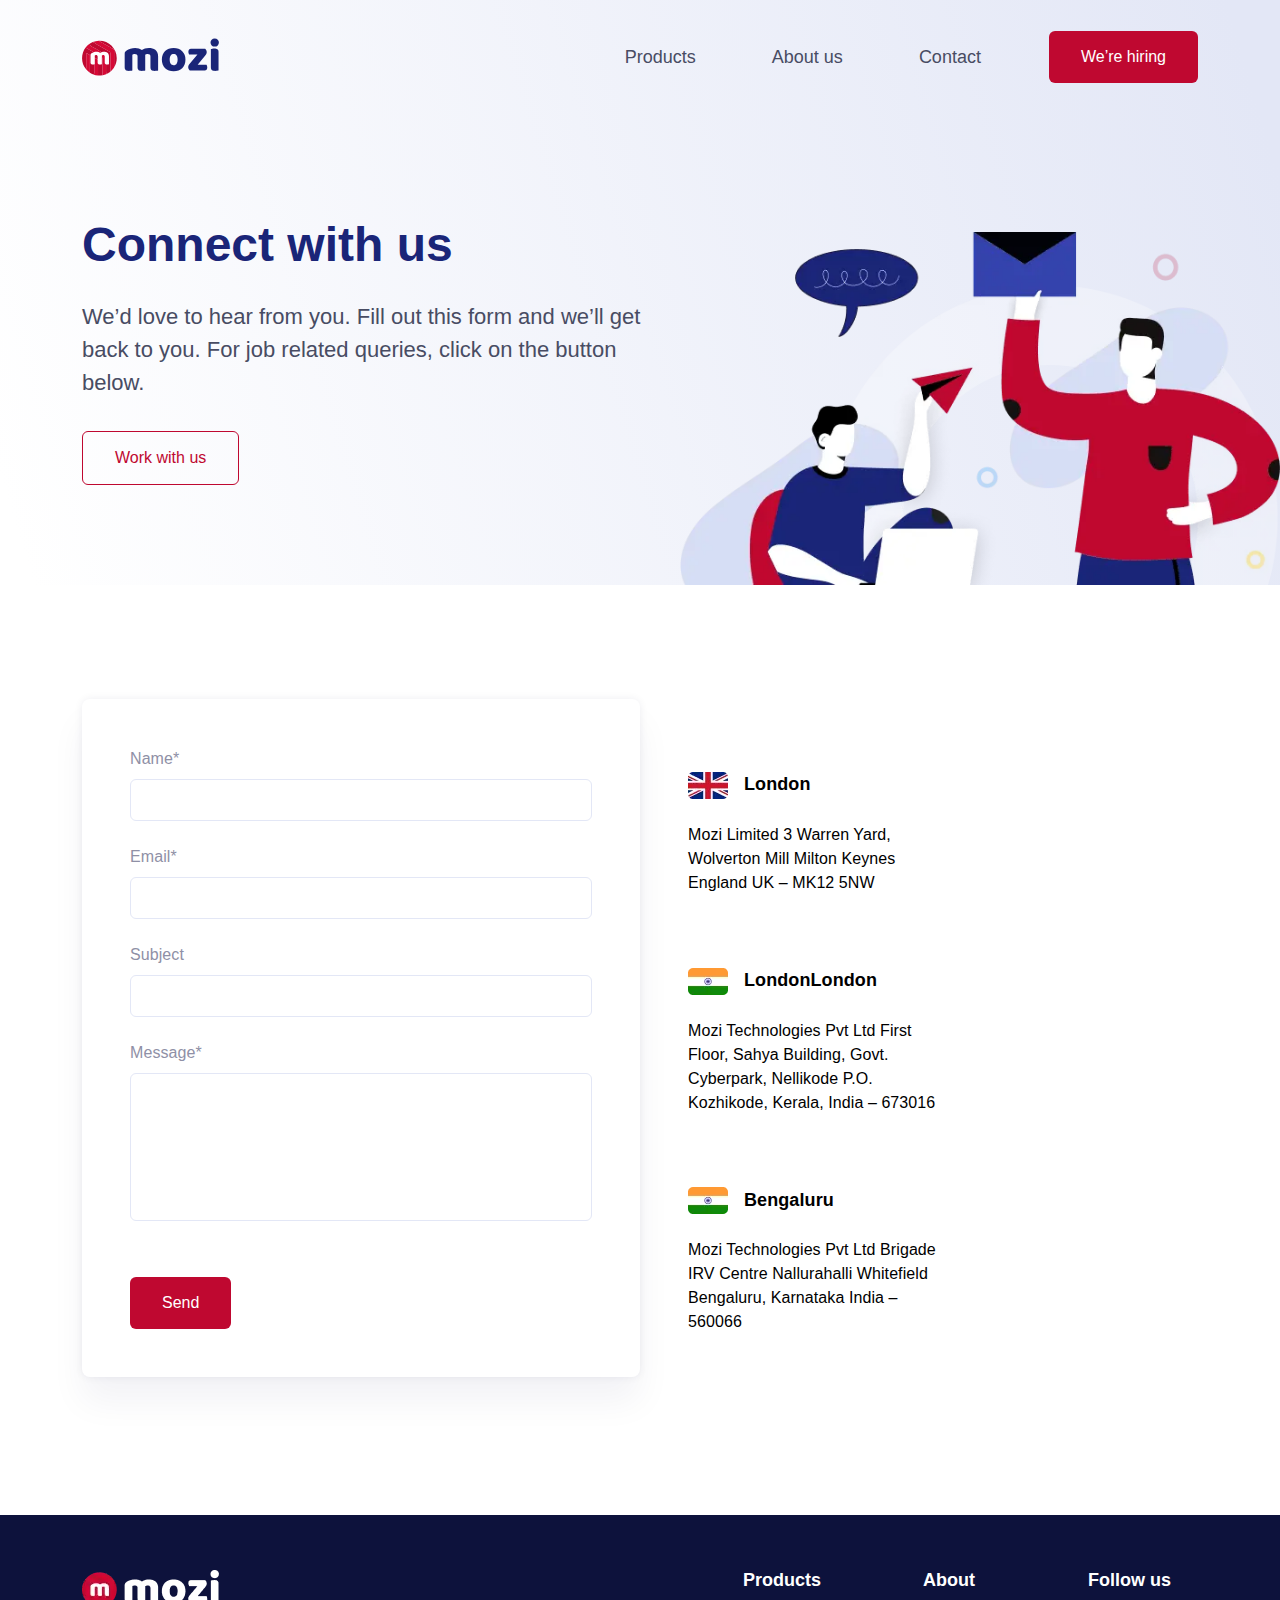
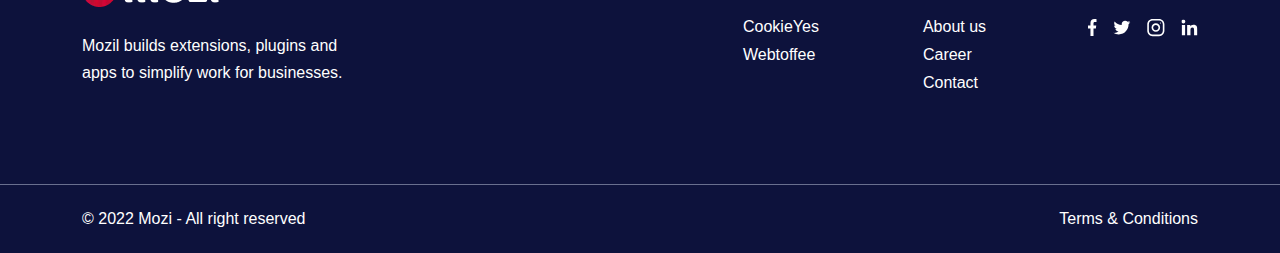
<file: contact.html>
<!DOCTYPE html>
<html lang="en">
	<head>
		<!-- Meta -->
      <meta charset="UTF-8">
      <meta http-equiv="X-UA-Compatible" content="IE=edge">
      <meta name="viewport" content="width=device-width, initial-scale=1.0">
      <meta name="robots" content="index, follow">
      <meta name="description" content="Lorem, ipsum dolor sit amet consectetur adipisicing elit. Dolore rerum aliquam minus nam assumenda ad eaque quos, quas at reprehenderit quibusdam aspernatur autem quod itaque recusandae facilis nihil quam ratione! ">
		<!-- Opengraph -->
		<meta property='og:title' content='Contact us' />
		<meta property='og:description' content='Lorem, ipsum dolor sit amet consectetur adipisicing elit. Dolore rerum aliquam minus nam assumenda ad eaque quos, quas at reprehenderit quibusdam aspernatur autem quod itaque recusandae facilis nihil quam ratione!' />
		<meta property='og:type' content='website' />
		<meta property='og:url' content='' />
		<meta property='og:image' content='img/favicon/apple-touch-icon.webp' />
		<!-- css -->
		<link href="css/bootstrap.min.css" rel="stylesheet">
		<link rel="stylesheet" crossorigin="anonymous" href="css/swiper-bundle.min.css">
      <link rel="stylesheet" crossorigin="use-credentials" href="css/style.min.css"> 
		<!-- Favicon -->
		<link rel='apple-touch-icon' sizes='180x180' href='img/favicon/apple-touch-icon.webp' />
		<link rel='icon' type='image/png' sizes='32x32' href='img/favicon/favicon-32x32.webp' />
		<link rel='icon' type='image/png' sizes='16x16' href='img/favicon/favicon-16x16.webp' />
		<link rel='manifest' href='img/favicon/site.webmanifest' />
		 <meta name='msapplication-TileColor' content='#da532c' />
		<meta name='theme-color' content='#ffffff' />
		<!-- Google tag (gtag.js) -->
		<script async src="https://www.googletagmanager.com/gtag/js?id=G-GLCMLE5B2H"></script>
		<!-- title -->
		<title>Contact us</title> 
	</head> 
	<body class="body__contact">  
		<div class="overlay">
			<div class="hero__wrapper">
				<header class="header">
   <nav class="navbar navbar-expand-lg">
      <div class="container">
        <a class="navbar-brand" href="index.html">
         <svg width="137" height="38" viewBox="0 0 137 38" fill="none" xmlns="http://www.w3.org/2000/svg">
            <path d="M103.459 21.5875C103.459 23.4516 103.174 25.1104 102.603 26.5667C102.032 28.0245 101.228 29.2479 100.193 30.2382C99.1574 31.2285 97.9166 31.98 96.4748 32.4911C95.033 33.0009 93.4252 33.2572 91.6528 33.2572C89.8804 33.2572 88.2726 32.9878 86.8323 32.446C85.3905 31.9057 84.1512 31.1324 83.1142 30.126C82.0788 29.1197 81.2734 27.8949 80.704 26.4546C80.1331 25.0128 79.8477 23.3904 79.8477 21.5875C79.8477 19.8151 80.1331 18.2073 80.704 16.7669C81.2749 15.3252 82.0788 14.1018 83.1142 13.094C84.1512 12.0877 85.3905 11.3144 86.8323 10.7741C88.2741 10.2338 89.8804 9.96289 91.6528 9.96289C93.4252 9.96289 95.033 10.2411 96.4748 10.7959C97.9166 11.3522 99.1559 12.1328 100.193 13.1392C101.23 14.1455 102.032 15.3703 102.603 16.8121C103.174 18.2524 103.459 19.8457 103.459 21.5875ZM87.6886 21.5875C87.6886 23.4195 88.0411 24.8249 88.7474 25.8007C89.4537 26.7779 90.4368 27.2643 91.6994 27.2643C92.9606 27.2643 93.9305 26.7691 94.6063 25.7774C95.282 24.7871 95.6199 23.389 95.6199 21.5875C95.6199 19.786 95.2747 18.3966 94.583 17.4194C93.8912 16.4436 92.9155 15.9558 91.6543 15.9558C90.3931 15.9558 89.4159 16.4436 88.7255 17.4194C88.0323 18.3951 87.6886 19.786 87.6886 21.5875Z" fill="#1A2578"/>
            <path d="M107.784 32.5361C107.304 32.1152 106.919 31.62 106.635 31.0492C106.35 30.4783 106.207 29.8331 106.207 29.1122C106.207 28.5122 106.35 27.918 106.635 27.3326C106.921 26.7456 107.273 26.1981 107.694 25.6869L115.445 16.5847H107.154C106.973 16.2541 106.8 15.8347 106.635 15.3235C106.471 14.8138 106.388 14.2575 106.388 13.656C106.388 12.6045 106.621 11.8457 107.087 11.3812C107.551 10.9151 108.175 10.6821 108.957 10.6821H123.15C123.631 11.103 124.014 11.5996 124.299 12.169C124.585 12.7399 124.727 13.3866 124.727 14.1075C124.727 14.7089 124.585 15.3017 124.299 15.8871C124.014 16.4726 123.66 17.0216 123.241 17.5328L115.67 26.635H124.502C124.682 26.9656 124.854 27.3864 125.02 27.8962C125.185 28.4073 125.268 28.9637 125.268 29.5637C125.268 30.6152 125.035 31.3739 124.569 31.8385C124.103 32.3045 123.479 32.5375 122.699 32.5375H107.784V32.5361Z" fill="#1A2578"/>
            <path d="M128.512 4.55544C128.512 3.41366 128.895 2.45393 129.661 1.67187C130.427 0.89127 131.44 0.499512 132.702 0.499512C133.963 0.499512 134.978 0.89127 135.744 1.67187C136.51 2.45393 136.893 3.41366 136.893 4.55544C136.893 5.69722 136.51 6.65841 135.744 7.43901C134.978 8.22107 133.964 8.60992 132.702 8.60992C131.44 8.60992 130.427 8.22107 129.661 7.43901C128.895 6.65841 128.512 5.69722 128.512 4.55544ZM136.533 32.4911C136.203 32.5508 135.715 32.6338 135.068 32.7387C134.423 32.8436 133.769 32.896 133.108 32.896C132.447 32.896 131.854 32.8508 131.328 32.7605C130.803 32.6702 130.36 32.4897 129.999 32.2202C129.639 31.9494 129.361 31.5824 129.166 31.1163C128.969 30.6503 128.873 30.043 128.873 29.2915V10.9532C129.203 10.8935 129.69 10.8105 130.337 10.7056C130.982 10.6007 131.636 10.5483 132.297 10.5483C132.957 10.5483 133.551 10.5935 134.076 10.6837C134.602 10.774 135.045 10.9546 135.406 11.2255C135.767 11.4949 136.044 11.8634 136.239 12.3294C136.434 12.7955 136.532 13.4042 136.532 14.1542V32.4911H136.533Z" fill="#1A2578"/>
            <path d="M53.1731 9.96143C54.4038 9.96143 55.6125 10.1347 56.7995 10.4799C57.9864 10.825 59.0146 11.3435 59.8855 12.0338C60.7869 11.4338 61.8006 10.9372 62.9263 10.5469C64.0535 10.1566 65.4123 9.96143 67.0055 9.96143C68.1473 9.96143 69.2658 10.1114 70.3624 10.4129C71.4591 10.7129 72.4348 11.1862 73.2911 11.8314C74.1475 12.478 74.8305 13.3343 75.3417 14.4004C75.8514 15.4664 76.1077 16.7655 76.1077 18.2976V32.4911C75.8077 32.5814 75.3344 32.6717 74.6892 32.7606C74.0426 32.8509 73.3742 32.896 72.6838 32.896C72.0227 32.896 71.4299 32.8509 70.9042 32.7606C70.3784 32.6703 69.9357 32.4911 69.5745 32.2203C69.2148 31.9494 68.9367 31.5824 68.7415 31.1163C68.5449 30.6518 68.4488 30.043 68.4488 29.2915V18.5233C68.4488 17.6218 68.1925 16.9694 67.6827 16.563C67.1716 16.1567 66.4798 15.9557 65.6104 15.9557C65.1895 15.9557 64.738 16.0533 64.2589 16.2485C63.7783 16.4436 63.4171 16.6475 63.1768 16.8572C63.2059 16.9781 63.2219 17.0902 63.2219 17.1951V17.4878V32.4926C62.8914 32.5829 62.4035 32.6732 61.7583 32.762C61.1117 32.8523 60.4578 32.8975 59.7981 32.8975C59.1369 32.8975 58.5442 32.8523 58.0184 32.762C57.4927 32.6717 57.0499 32.4926 56.6888 32.2217C56.3276 31.9508 56.0494 31.5838 55.8557 31.1178C55.6591 30.6532 55.563 30.0445 55.563 29.293V18.5247C55.563 17.6233 55.2848 16.9708 54.73 16.5645C54.1737 16.1582 53.5052 15.9572 52.7246 15.9572C52.1843 15.9572 51.7183 16.0402 51.3279 16.2048C50.9376 16.3708 50.6071 16.5281 50.3362 16.6781V32.4941C50.0362 32.5843 49.5629 32.6746 48.9177 32.7635C48.2711 32.8538 47.6026 32.8989 46.9123 32.8989C46.2511 32.8989 45.6569 32.8538 45.1312 32.7635C44.6054 32.6732 44.1627 32.4941 43.8015 32.2232C43.4418 31.9523 43.1622 31.5853 42.9685 31.1193C42.7734 30.6547 42.6758 30.0459 42.6758 29.2945V15.6878C42.6758 14.8766 42.8491 14.2314 43.1942 13.7508C43.5394 13.2702 44.0127 12.8202 44.6127 12.3993C45.6336 11.6784 46.9036 11.093 48.4196 10.6415C49.9357 10.1872 51.5202 9.96143 53.1731 9.96143Z" fill="#1A2578"/>
            <path d="M7.93618 34.6973C6.42594 33.7128 5.07882 32.5011 3.94287 31.1074C4.1555 30.736 4.2458 30.3064 4.2458 29.8316C4.2458 24.9747 4.2458 20.1178 4.2458 15.2623V14.9594C4.35066 15.0351 4.40891 15.0861 4.47445 15.124C5.56234 15.7487 6.64877 16.3764 7.74249 16.9895C7.89831 17.0769 7.92745 17.176 7.92745 17.3347C7.92454 22.9999 7.92598 28.6666 7.92161 34.3318C7.92161 34.4555 7.92598 34.5764 7.93618 34.6973ZM16.0204 37.4454C14.3995 37.3187 12.8426 36.9692 11.3775 36.4274C11.9703 36.008 12.2892 35.4517 12.2907 34.7177C12.2936 29.7879 12.2921 24.8567 12.2921 19.927V19.5775C12.6781 19.8105 13.0174 20.026 13.3669 20.2226C14.1067 20.6406 14.848 21.0571 15.5966 21.4562C15.9141 21.6251 16.032 21.8348 16.0306 22.2164C16.016 27.2932 16.0189 32.3701 16.0204 37.4454ZM17.3952 37.4993C17.3908 37.4993 17.3879 37.4993 17.3835 37.4993C18.4073 37.4993 19.4108 37.409 20.3851 37.2386C20.3894 32.003 20.388 26.766 20.3851 21.5304C20.3851 21.0426 20.3909 20.5503 20.3239 20.0712C20.2846 19.7872 20.1287 19.509 19.986 19.2498C19.753 18.8289 19.3394 18.6017 18.9389 18.3716C18.3738 18.0483 17.8073 17.7294 17.2423 17.4061C16.6233 17.0507 16.0102 16.6881 15.3898 16.3356C14.583 15.8784 13.7689 15.4371 12.9664 14.974C12.0795 14.4628 11.2057 13.9312 10.3217 13.4142C9.89061 13.1623 9.44788 12.9263 9.01243 12.6788C8.15464 12.1938 7.29831 11.7088 6.44342 11.221C5.9104 10.9166 5.38174 10.6064 4.84727 10.3049C4.45696 10.085 4.04044 9.90588 3.67199 9.65684C3.6516 9.64228 3.63122 9.62917 3.60938 9.61606C4.8298 8.02136 6.31818 6.64657 8.01046 5.55722C7.86483 6.01743 7.89687 6.5053 8.08765 7.00483C8.29154 7.53931 8.70805 7.9034 9.19592 8.18156C10.0042 8.64031 10.8212 9.08741 11.6295 9.54762C12.3839 9.97724 13.1324 10.4185 13.8854 10.8525C14.5407 11.2311 15.1946 11.6083 15.8529 11.9826C16.4092 12.2986 16.9685 12.6089 17.5262 12.922C17.969 13.171 18.4132 13.4171 18.8501 13.6734C19.3321 13.956 19.8025 14.2574 20.2875 14.5341C20.9239 14.8982 21.5691 15.2463 22.2084 15.6046C22.7094 15.8856 23.2075 16.1711 23.707 16.4536C23.9385 16.5847 24.0784 16.7245 24.0769 17.0507C24.0609 22.6577 24.0667 28.2661 24.0609 33.873C24.0609 34.323 24.1264 34.7366 24.3492 35.1386C24.4992 35.408 24.6827 35.6221 24.8939 35.7896C26.1653 35.1779 27.3493 34.4162 28.427 33.5264C28.4387 30.602 28.4314 27.6777 28.4314 24.7533C28.4314 21.6965 28.4299 18.6396 28.4328 15.5813C28.4328 15.188 28.3644 14.8196 28.1911 14.4584C27.9945 14.0477 27.7003 13.7375 27.3173 13.5132C26.7012 13.1521 26.0721 12.8157 25.4531 12.4603C24.5502 11.9418 23.6546 11.4103 22.7516 10.8933C21.9448 10.4316 21.1278 9.98598 20.3195 9.52723C19.2841 8.94032 18.2515 8.34758 17.219 7.75485C16.466 7.32231 15.716 6.88541 14.9645 6.4485C14.4067 6.12374 13.8519 5.7946 13.2926 5.47129C12.9329 5.26304 12.5688 5.05915 12.2047 4.85672C11.8931 4.68487 11.561 4.5436 11.2698 4.34262C11.1154 4.23631 10.9523 4.15767 10.7848 4.10233C12.6446 3.33629 14.666 2.88336 16.7835 2.81055C16.8927 2.89938 17.0122 2.98239 17.1447 3.05812C18.1481 3.63629 19.1442 4.22612 20.1491 4.80283C20.8453 5.20187 21.5531 5.58343 22.2521 5.97956C22.9162 6.3553 23.573 6.74269 24.2356 7.11988C24.7993 7.44028 25.3672 7.74902 25.9308 8.06651C26.375 8.317 26.8163 8.57041 27.2561 8.82818C27.6479 9.05828 28.0309 9.3044 28.427 9.52868C28.9091 9.80102 29.4071 10.0457 29.8892 10.3195C30.5533 10.6967 31.2057 11.0913 31.8669 11.4729C32.0358 11.5719 32.1174 11.6797 32.1174 11.9025C32.1072 17.559 32.1058 23.2154 32.1189 28.8719C32.1189 29.0015 32.1276 29.1355 32.1451 29.268C33.7893 26.616 34.7403 23.4878 34.7417 20.1382C34.7417 20.1425 34.7417 20.1455 34.7417 20.1498C34.7432 29.7326 26.975 37.4993 17.3952 37.4993Z" fill="#D60936"/>
            <path d="M3.92923 31.1321C1.47382 28.1364 0 24.3033 0 20.1279C0 16.1638 1.32819 12.5098 3.56369 9.58545C3.57971 9.59564 3.59573 9.60584 3.61175 9.61603C1.37625 12.536 0.0466032 16.1885 0.0466032 20.1513C0.0466032 24.3062 1.50732 28.1204 3.94379 31.1074C3.93942 31.1161 3.93505 31.1234 3.92923 31.1321ZM11.3683 36.4332C10.1551 35.9861 9.00752 35.4094 7.93856 34.7177C7.93856 34.7104 7.9371 34.7031 7.9371 34.6973C9.00752 35.3949 10.1609 35.9774 11.377 36.4274C11.3755 36.4289 11.3712 36.4318 11.3683 36.4332ZM17.3713 37.4993C16.9169 37.4993 16.4655 37.4818 16.0198 37.4483V37.4469C16.4699 37.4818 16.9242 37.5007 17.383 37.5007C17.3801 37.4993 17.3757 37.4993 17.3713 37.4993Z" fill="#E3E3E3"/>
            <path d="M17.3837 37.4994C16.925 37.4994 16.4706 37.4805 16.0206 37.4456C16.0191 32.3702 16.0162 27.2934 16.0323 22.2165C16.0337 21.835 15.9157 21.6267 15.5983 21.4563C14.8482 21.0558 14.1084 20.6393 13.3686 20.2228C13.0191 20.0247 12.6797 19.8092 12.2938 19.5776V19.9271C12.2938 24.8569 12.2953 29.7866 12.2924 34.7178C12.2924 35.4518 11.9734 36.0081 11.3807 36.4261C10.1632 35.9761 9.0112 35.3936 7.93933 34.696C7.92913 34.5751 7.92476 34.4542 7.92476 34.3304C7.92913 28.6652 7.92767 22.9986 7.93059 17.3334C7.93059 17.1746 7.90146 17.0756 7.74563 16.9882C6.65191 16.3751 5.56548 15.7474 4.47758 15.1226C4.41205 15.0848 4.3538 15.0338 4.24894 14.9581V15.261C4.24894 20.1179 4.24894 24.9734 4.24894 29.8303C4.24894 30.3051 4.15864 30.7347 3.94602 31.1061C1.50955 28.1191 0.0488281 24.3049 0.0488281 20.15C0.0488281 16.1872 1.37702 12.5362 3.61251 9.61475C3.6329 9.62786 3.65329 9.64242 3.67514 9.65553C4.04505 9.90457 4.46011 10.0851 4.85041 10.3036C5.38489 10.6051 5.91354 10.9153 6.44657 11.2196C7.29999 11.709 8.15632 12.1939 9.01265 12.6789C9.4481 12.925 9.88938 13.1609 10.3205 13.4143C11.2045 13.9314 12.0783 14.4629 12.9652 14.9741C13.7676 15.4372 14.5832 15.8785 15.3885 16.3358C16.009 16.6882 16.6221 17.0509 17.241 17.4062C17.8061 17.731 18.3726 18.0485 18.9377 18.3718C19.3396 18.6019 19.7518 18.8291 19.9848 19.2499C20.1275 19.5092 20.2833 19.7859 20.3227 20.0713C20.3897 20.5519 20.3838 21.0442 20.3838 21.5306C20.3867 26.7662 20.3882 32.0032 20.3838 37.2388C19.411 37.4092 18.4076 37.498 17.3837 37.4994Z" fill="#BF0830"/>
            <path d="M8.01367 5.55584C8.02241 5.52671 8.0326 5.49904 8.0428 5.46991C8.88457 4.93252 9.77585 4.46649 10.7079 4.0791C10.7356 4.08638 10.7618 4.09512 10.7895 4.10386C9.81663 4.50581 8.88748 4.99369 8.01367 5.55584Z" fill="#E3E3E3"/>
            <path d="M24.8962 35.7898C24.6836 35.6238 24.5001 35.4097 24.3515 35.1388C24.1287 34.7368 24.0632 34.3218 24.0632 33.8732C24.069 28.2648 24.0617 22.6579 24.0792 17.0509C24.0807 16.7247 23.9408 16.5849 23.7093 16.4538C23.2098 16.1699 22.7117 15.8844 22.2107 15.6033C21.5714 15.2451 20.9247 14.897 20.2898 14.5329C19.8048 14.2548 19.3344 13.9533 18.8524 13.6722C18.414 13.4159 17.9698 13.1698 17.5285 12.9207C16.9708 12.6076 16.4115 12.2974 15.8552 11.9814C15.1984 11.6071 14.543 11.2299 13.8877 10.8513C13.1362 10.4173 12.3876 9.97601 11.6318 9.54639C10.8235 9.08618 10.0065 8.64054 9.19822 8.18033C8.71034 7.90362 8.29383 7.53808 8.08994 7.0036C7.89916 6.50407 7.86712 6.01474 8.01275 5.55599C8.88656 4.99238 9.81571 4.50596 10.7886 4.10547C10.956 4.16226 11.1177 4.24091 11.2735 4.34722C11.5648 4.5482 11.8968 4.68801 12.2085 4.86131C12.5726 5.06374 12.9352 5.26763 13.2964 5.47589C13.8542 5.7992 14.4105 6.12834 14.9683 6.4531C15.7198 6.89001 16.4698 7.32691 17.2227 7.75945C18.2553 8.35218 19.2878 8.94346 20.3233 9.53182C21.1315 9.99057 21.9486 10.4362 22.7554 10.8979C23.6583 11.4149 24.554 11.9464 25.4569 12.4649C26.0759 12.8202 26.705 13.1567 27.321 13.5178C27.704 13.7421 27.9982 14.0523 28.1948 14.463C28.3667 14.8227 28.4366 15.1912 28.4366 15.5844C28.4337 18.6413 28.4351 21.6982 28.4351 24.7565C28.4351 27.6808 28.4439 30.6052 28.4308 33.5295C27.3516 34.4164 26.1676 35.1781 24.8962 35.7898Z" fill="#BF0830"/>
            <path d="M34.7431 20.1398C34.7358 10.5643 26.972 2.80343 17.3951 2.80343C17.1912 2.80343 16.9887 2.80634 16.7863 2.81362C16.7674 2.79906 16.7499 2.78304 16.7324 2.76702C16.945 2.75974 17.1577 2.75537 17.3718 2.75537C26.9662 2.75537 34.7431 10.5323 34.7431 20.1267C34.7431 20.1311 34.7431 20.1354 34.7431 20.1398Z" fill="#E3E3E3"/>
            <path d="M32.1448 29.2694C32.1273 29.1369 32.1186 29.0029 32.1186 28.8733C32.1069 23.2169 32.1084 17.5604 32.1171 11.9039C32.1171 11.6811 32.037 11.5734 31.8666 11.4758C31.2054 11.0942 30.553 10.6981 29.8889 10.3224C29.4068 10.0486 28.9102 9.8039 28.4267 9.53156C28.0306 9.30874 27.6476 9.06116 27.2558 8.83251C26.816 8.57474 26.3747 8.32134 25.9305 8.07084C25.3669 7.75336 24.7975 7.44316 24.2353 7.12422C23.5727 6.74702 22.9144 6.35963 22.2518 5.9839C21.5527 5.58777 20.8464 5.2062 20.1488 4.80717C19.1439 4.23045 18.1478 3.64063 17.1444 3.06246C17.0133 2.98673 16.8924 2.90372 16.7832 2.81488C16.9856 2.8076 17.1881 2.80469 17.392 2.80469C26.9689 2.80469 34.7342 10.5656 34.74 20.1411C34.74 23.4892 33.7904 26.6174 32.1448 29.2694Z" fill="#BF0830"/>
            <path d="M14.3231 13.8018C15.0018 13.8018 15.6688 13.898 16.3242 14.0873C16.9781 14.2781 17.546 14.5635 18.0266 14.9451C18.5233 14.6145 19.084 14.3407 19.7044 14.1252C20.3262 13.9096 21.0748 13.8018 21.9544 13.8018C22.5836 13.8018 23.2011 13.8849 23.8054 14.0509C24.4098 14.2169 24.9487 14.4776 25.4205 14.8344C25.8924 15.1912 26.2696 15.6631 26.5507 16.2514C26.8317 16.8398 26.973 17.5563 26.973 18.401V26.2303C26.807 26.2798 26.5463 26.3294 26.1895 26.3789C25.8327 26.4284 25.4642 26.4531 25.0841 26.4531C24.7186 26.4531 24.3923 26.4284 24.1025 26.3789C23.8127 26.3294 23.5681 26.2303 23.3685 26.0803C23.1705 25.9303 23.0161 25.7279 22.9083 25.4716C22.8006 25.2153 22.7467 24.8788 22.7467 24.4652V18.5248C22.7467 18.0282 22.6054 17.667 22.3243 17.4427C22.0418 17.2199 21.6617 17.1078 21.1811 17.1078C20.9481 17.1078 20.7005 17.1616 20.4354 17.2694C20.1704 17.3772 19.9709 17.4893 19.8383 17.6044C19.8544 17.6714 19.8631 17.7325 19.8631 17.7908V17.9524V26.2289C19.6811 26.2784 19.4116 26.3279 19.0548 26.3774C18.698 26.4269 18.3383 26.4517 17.9742 26.4517C17.6101 26.4517 17.2824 26.4269 16.9926 26.3774C16.7028 26.3279 16.4582 26.2289 16.2601 26.0789C16.0606 25.9289 15.9077 25.7264 15.7999 25.4701C15.6921 25.2138 15.6382 24.8774 15.6382 24.4638V18.5233C15.6382 18.0267 15.4853 17.6655 15.178 17.4413C14.8707 17.2184 14.5023 17.1063 14.0727 17.1063C13.7741 17.1063 13.5178 17.1514 13.3022 17.2432C13.0867 17.3349 12.9047 17.4209 12.7547 17.5039V26.2274C12.5886 26.2769 12.328 26.3264 11.9726 26.376C11.6158 26.4255 11.2473 26.4502 10.8672 26.4502C10.5017 26.4502 10.1755 26.4255 9.88565 26.376C9.59584 26.3264 9.35117 26.2274 9.15311 26.0774C8.95505 25.9274 8.80067 25.725 8.6929 25.4687C8.58513 25.2123 8.53125 24.8759 8.53125 24.4623V16.9563C8.53125 16.5092 8.62591 16.1524 8.81669 15.8873C9.00602 15.6223 9.26816 15.3732 9.59875 15.1417C10.1624 14.7441 10.8629 14.4208 11.6988 14.1718C12.5377 13.9271 13.4115 13.8018 14.3231 13.8018Z" fill="white"/>
         </svg>
        </a> 
        <button class="navbar-toggler" type="button">
          <div class="navbar-toggler-icon"><span></span></div>
        </button>
        <div class="nav justify-content-lg-end justify-content-center mx-auto mx-lg-0">
          <div class="navbar-nav align-items-center">
            <a class="nav-link header__nav-link" href="products.html">Products</a>
            <a class="nav-link header__nav-link" href="about.html">About us</a>
            <a class="nav-link header__nav-link" href="contact.html">Contact</a>
            <a class="text-white section__btn" href="career.html">We’re hiring</a>
          </div>
        </div>
      </div>
    </nav>
</header>	
				<section class="section__hero d-flex flex-column-reverse">
   <img src="img/start__img4.webp" alt="" class="hero__img mt-5">
   <div class="container"> 
      <div class="hero d-flex justify-content-between">
         <div class="hero__item">
            <h1 class="hero__item-title mb-4">Connect with us</h1>
            <h2 class="hero__item-text">We’d love to hear from you. Fill out this form and we’ll get back to you. For job related queries, click on the button below.</h2>
            <div class="hero__item-buttons mt-3 d-flex justify-content-center justify-content-lg-start">
               <a href="career.html" class="section__btn-outline mt-3 hero__btn">Work with us</a>
            </div>
         </div>
      </div>
   </div>
</section>	
			</div>
			<main class="main">
            <section class="section section__contacts">
   <div class="container">  
      <div class="contacts d-flex justify-content-spacebetween gap-5 flex-wrap">
         <div class="contacts__item col-12 col-lg-6">
            <form action="#" class="contacts__form p-3 p-md-5">
               <div class="mb-4">
                  <label for="exampleFormControlInput1" class="form-label">Name*</label>
                  <input type="text" class="form-control p-2 form-control-lg" id="exampleFormControlInput1">
               </div>
               <div class="mb-4">
                  <label for="exampleFormControlInput2" class="form-label">Email*</label>
                  <input type="text" class="form-control p-2 form-control-lg" id="exampleFormControlInput2">
               </div>
               <div class="mb-4">
                  <label for="exampleFormControlInput3" class="form-label">Subject</label>
                  <input type="text" class="form-control p-2 form-control-lg" id="exampleFormControlInput3">
               </div>
               <div class="mb-5">
                  <label for="exampleFormControlTextarea1" class="form-label">Message*</label>
                  <textarea class="form-control p-2 form-textarea" id="exampleFormControlTextarea1"></textarea>
               </div>
               <button type="submit" class="contacts__form-btn section__btn mt-2 mx-auto">Send</button>
            </form>
         </div>
         <div class="contacts__item col-12 col-lg-5">
            <div class="contacts__places mt-auto">
               <div class="contacts__place">
                  <div class="contacts__place-title"><img src="img/uk-flag.webp" class="me-3" alt="">London</div>
                  <div class="contacts__place-location mt-4">Mozi Limited 
                     3 Warren Yard, Wolverton Mill
                     Milton Keynes England
                     UK – MK12 5NW</div>
               </div>
               <div class="contacts__place">
                  <div class="contacts__place-title"><img src="img/indian-flag.webp" class="me-3" alt="">LondonLondon</div>
                  <div class="contacts__place-location mt-4">Mozi Technologies Pvt Ltd 
                     First Floor, Sahya Building, Govt. Cyberpark, Nellikode P.O.
                     Kozhikode, Kerala, India – 673016</div>
               </div>
               <div class="contacts__place">
                  <div class="contacts__place-title"><img src="img/indian-flag.webp" class="me-3" alt="">Bengaluru </div>
                  <div class="contacts__place-location mt-4">Mozi Technologies Pvt Ltd Brigade IRV Centre 
                     Nallurahalli Whitefield
                     Bengaluru, Karnataka
                     India – 560066</div>
               </div>
            </div>
         </div>
      </div>
   </div>
</section> 	
			</main>
			<footer>
   <div class="container">
      <div class="footer d-flex justify-content-between flex-wrap">
         <div class="footer__item col-12 col-lg-5 d-flex flex-column align-items-center align-items-lg-start">
            <a href="index.html" class="footer__logo"><img src="img/footer__logo.webp" alt=""></a>
            <div class="footer__text">Mozil builds extensions, plugins and apps to simplify work for businesses. </div>
         </div>
         <div class="footer__item col-12 col-lg-5">
            <div class="footer__lists d-flex justify-content-between flex-column flex-sm-row align-items-center align-items-sm-start gap-5">
               <div class="footer__lists-item">
                  <div class="footer__list-title mb-4">Products</div>
                  <div class="footer__list">
                     <div class="footer__list-item mb-1 text-center text-lg-start"><a href="products.html" class="footer__list-item--link">CookieYes</a></div>
                     <div class="footer__list-item mb-1 text-center text-lg-start"><a href="products.html" class="footer__list-item--link">Webtoffee</a></div>
                  </div>
               </div>
               <div class="footer__lists-item">
                  <div class="footer__list-title mb-4">About</div>
                  <div class="footer__list">
                     <div class="footer__list-item mb-1 text-center text-lg-start"><a href="about.html" class="footer__list-item--link">About us</a></div>
                     <div class="footer__list-item mb-1 text-center text-lg-start"><a href="career.html" class="footer__list-item--link">Career</a></div>
                     <div class="footer__list-item mb-1 text-center text-lg-start"><a href="contact.html" class="footer__list-item--link">Contact</a></div>
                  </div>
               </div>
               <div class="footer__lists-item">
                  <div class="footer__list-title mb-4">Follow us</div>
                  <div class="footer__social d-flex align-items-center gap-3">
                     <div class="footer__social-item"><a href="#" class="footer__social-item--link">
                        <svg width="9" height="18" viewBox="0 0 9 18" fill="none" xmlns="http://www.w3.org/2000/svg">
                           <path d="M6.95282 2.89077H8.50569V0.186185C8.23779 0.14933 7.31641 0.0664062 6.24337 0.0664062C4.00443 0.0664062 2.4707 1.47469 2.4707 4.06304V6.44514H0V9.46866H2.4707V17.0764H5.49989V9.46937H7.87065L8.247 6.44585H5.49918V4.36284C5.49989 3.48895 5.73519 2.89077 6.95282 2.89077V2.89077Z" fill="white"/>
                        </svg>                           
                     </a></div>
                     <div class="footer__social-item"><a href="#" class="footer__social-item--link">
                        <svg width="18" height="15" viewBox="0 0 18 15" fill="none" xmlns="http://www.w3.org/2000/svg">
                           <path d="M17.2678 2.37425C16.6444 2.64768 15.9802 2.82892 15.2878 2.91692C16.0001 2.49158 16.5439 1.8232 16.7995 1.01758C16.1353 1.41358 15.402 1.6933 14.6204 1.84939C13.9898 1.17787 13.0909 0.761963 12.1103 0.761963C10.2079 0.761963 8.67624 2.30615 8.67624 4.1992C8.67624 4.47158 8.69929 4.73349 8.75586 4.98282C5.899 4.84349 3.3711 3.47425 1.67291 1.38844C1.37643 1.90282 1.20253 2.49158 1.20253 3.12539C1.20253 4.31549 1.81538 5.37044 2.72891 5.9812C2.17681 5.97073 1.63519 5.81044 1.17634 5.55796C1.17634 5.56844 1.17634 5.58206 1.17634 5.59568C1.17634 7.26558 2.36748 8.65263 3.92948 8.97215C3.64976 9.04863 3.34491 9.0853 3.02853 9.0853C2.80853 9.0853 2.58643 9.07272 2.37795 9.02663C2.82319 10.3875 4.08662 11.388 5.58891 11.4204C4.41976 12.335 2.93529 12.8861 1.32824 12.8861C1.04643 12.8861 0.776145 12.8735 0.505859 12.8389C2.02805 13.8205 3.83205 14.381 5.77748 14.381C12.1009 14.381 15.558 9.14292 15.558 4.60253C15.558 4.45063 15.5528 4.30396 15.5455 4.15834C16.2275 3.67434 16.8005 3.06987 17.2678 2.37425Z" fill="white"/>
                        </svg>                           
                     </a></div>
                     <div class="footer__social-item"><a href="#" class="footer__social-item--link">
                        <svg width="18" height="18" viewBox="0 0 18 18" fill="none" xmlns="http://www.w3.org/2000/svg">
                           <path fill-rule="evenodd" clip-rule="evenodd" d="M5.62472 0H12.0533C15.0115 0 17.4104 2.39893 17.4104 5.35714V11.7857C17.4104 14.7439 15.0115 17.1429 12.0533 17.1429H5.62472C2.66651 17.1429 0.267578 14.7439 0.267578 11.7857V5.35714C0.267578 2.39893 2.66651 0 5.62472 0ZM12.0531 15.5357C14.1209 15.5357 15.8031 13.8536 15.8031 11.7857V5.35718C15.8031 3.28932 14.1209 1.60718 12.0531 1.60718H5.62451C3.55665 1.60718 1.87451 3.28932 1.87451 5.35718V11.7857C1.87451 13.8536 3.55665 15.5357 5.62451 15.5357H12.0531Z" fill="white"/>
                           <path fill-rule="evenodd" clip-rule="evenodd" d="M4.55273 8.5716C4.55273 6.20482 6.47166 4.28589 8.83845 4.28589C11.2052 4.28589 13.1242 6.20482 13.1242 8.5716C13.1242 10.9384 11.2052 12.8573 8.83845 12.8573C6.47166 12.8573 4.55273 10.9384 4.55273 8.5716ZM6.15967 8.57164C6.15967 10.0481 7.36181 11.2502 8.83824 11.2502C10.3147 11.2502 11.5168 10.0481 11.5168 8.57164C11.5168 7.09414 10.3147 5.89307 8.83824 5.89307C7.36181 5.89307 6.15967 7.09414 6.15967 8.57164Z" fill="white"/>
                           <circle cx="13.4461" cy="3.96414" r="0.571071" fill="white"/>
                        </svg>                           
                     </a></div>
                     <div class="footer__social-item"><a href="#" class="footer__social-item--link">
                        <svg width="17" height="17" viewBox="0 0 17 17" fill="none" xmlns="http://www.w3.org/2000/svg">
                           <g clip-path="url(#clip0_36_465)">
                              <path d="M4.01709 16.5714H0.780099V5.93557H4.10958V16.5714H4.01709ZM2.35236 4.4558C1.33501 4.4558 0.410156 3.62344 0.410156 2.51361C0.410156 1.49627 1.24253 0.571411 2.35236 0.571411C3.36969 0.571411 4.29454 1.40378 4.29454 2.51361C4.29454 3.62344 3.46218 4.4558 2.35236 4.4558ZM16.4102 16.5714H13.0807V11.3922C13.0807 10.1899 13.0807 8.61765 11.4159 8.61765C9.65872 8.61765 9.47374 9.91245 9.47374 11.2997V16.5714H6.14426V5.93557H9.28877V7.41534C9.7512 6.58297 10.7685 5.7506 12.4333 5.7506C15.7628 5.7506 16.4102 7.97025 16.4102 10.8373V16.5714Z" fill="white"/>
                           </g>
                           <defs>
                              <clipPath id="clip0_36_465">
                                 <rect width="16" height="16" fill="white" transform="translate(0.410156 0.571411)"/>
                              </clipPath>
                           </defs>
                        </svg>                           
                     </a></div>
                  </div>
               </div>
            </div>
         </div>
      </div>
   </div>
   <div class="footer__copyright py-4">
      <div class="container">
         <div class="footer__copy d-flex justify-content-between flex-sm-row flex-column align-items-sm-start align-items-center gap-3">
            <div class="footer__copy-item">© 2022 Mozi - All right reserved      </div>
            <div class="footer__copy-item"><a href="#">Terms & Conditions</a></div>
         </div>
      </div>
   </div>
</footer>
		</div>
	<!-- js -->
   <script src="js/bootstrap.bundle.min.js"></script>
	<script src="js/swiper-bundle.min.js"></script>
	<script src="js/main.min.js"></script>
	</body>
</html>
</file>
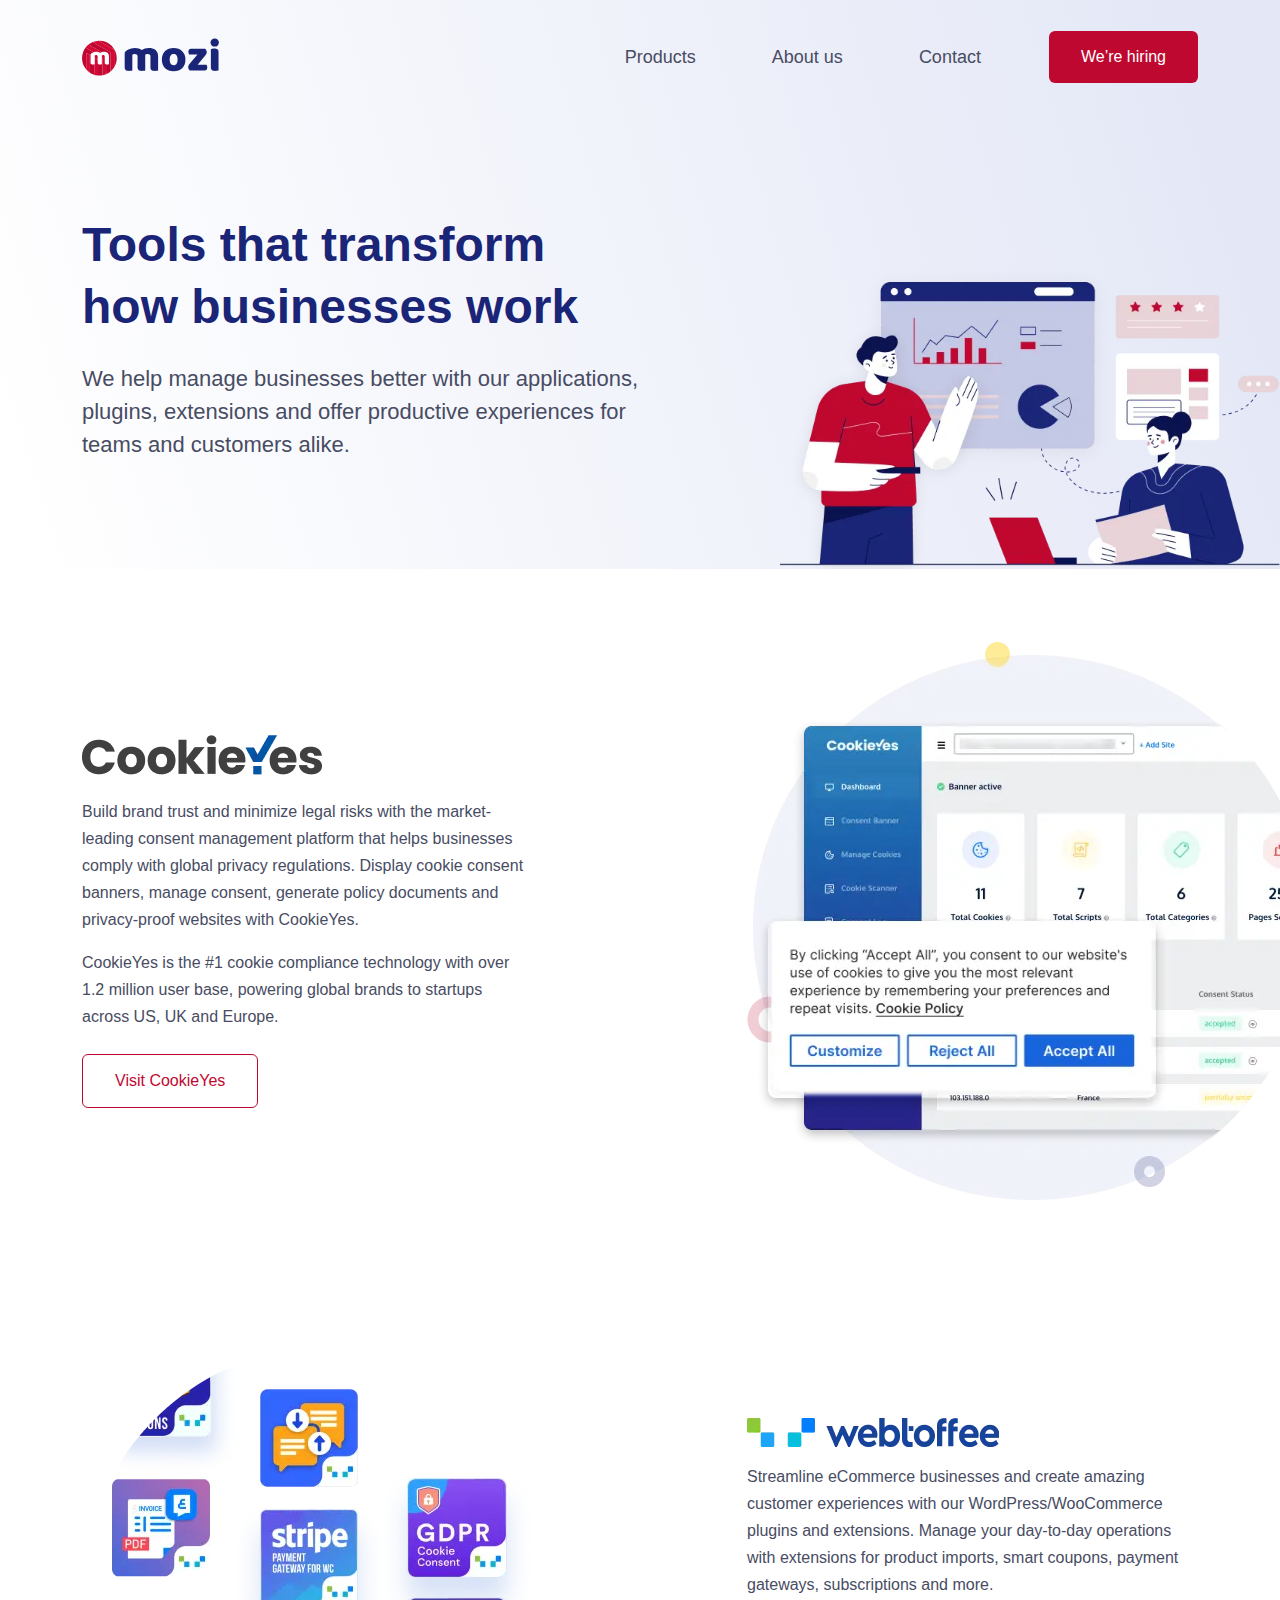
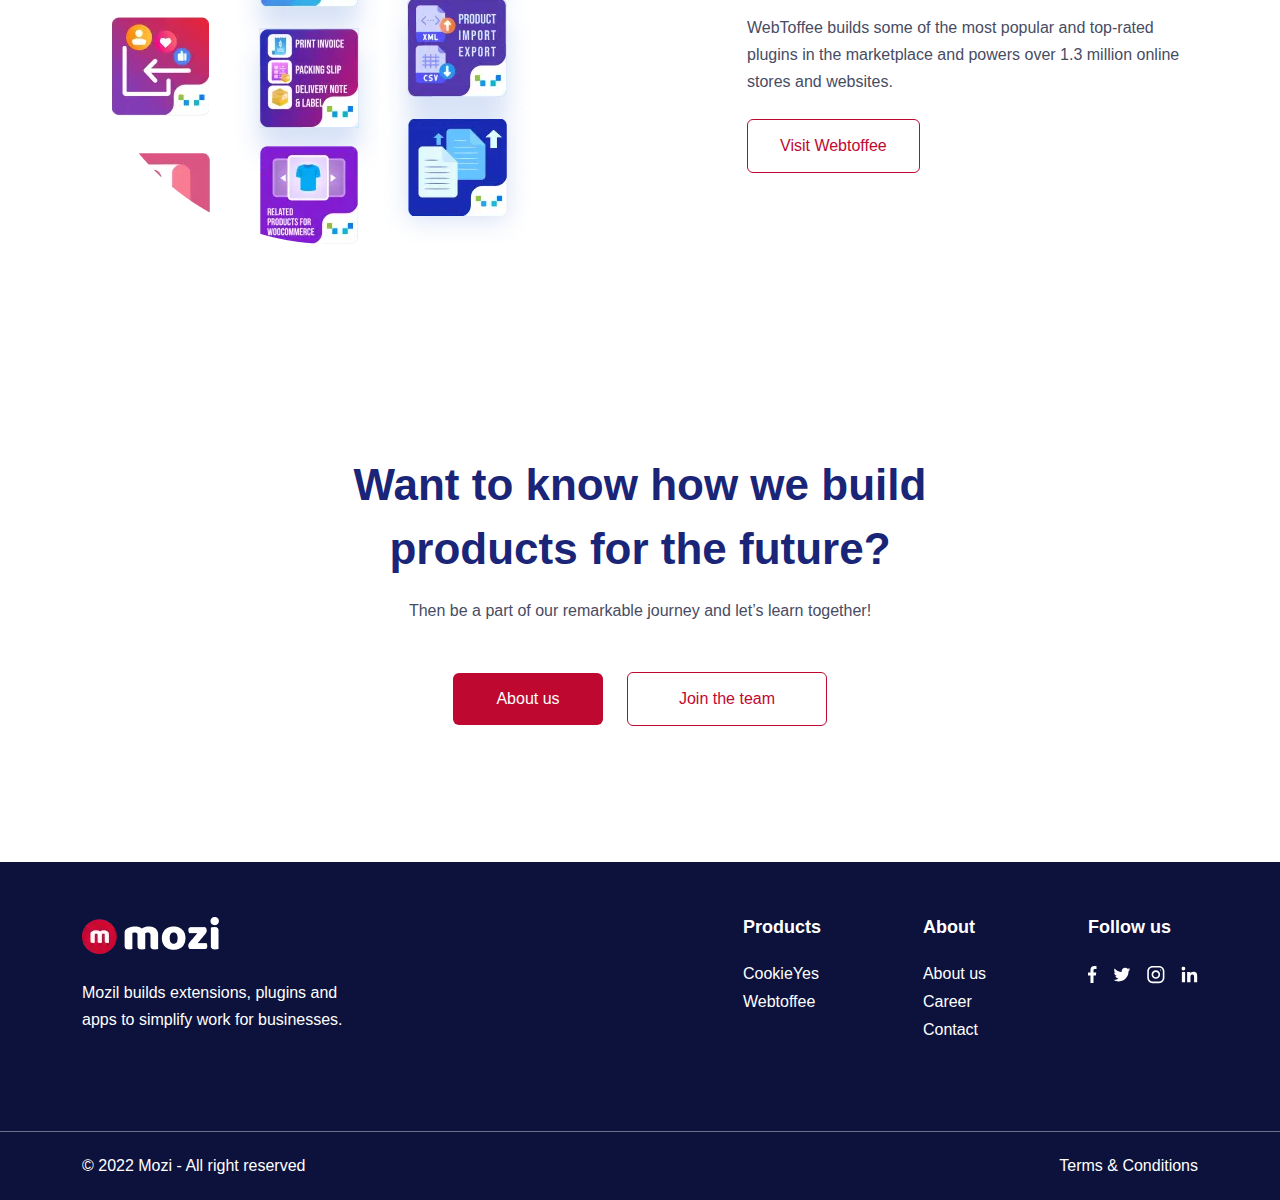
<file: products.html>
<!DOCTYPE html>
<html lang="en">
	<head>
		<!-- Meta -->
      <meta charset="UTF-8">
      <meta http-equiv="X-UA-Compatible" content="IE=edge">
      <meta name="viewport" content="width=device-width, initial-scale=1.0">
      <meta name="robots" content="index, follow">
      <meta name="description" content="Lorem, ipsum dolor sit amet consectetur adipisicing elit. Dolore rerum aliquam minus nam assumenda ad eaque quos, quas at reprehenderit quibusdam aspernatur autem quod itaque recusandae facilis nihil quam ratione! ">
		<!-- Opengraph -->
		<meta property='og:title' content='Products' />
		<meta property='og:description' content='Lorem, ipsum dolor sit amet consectetur adipisicing elit. Dolore rerum aliquam minus nam assumenda ad eaque quos, quas at reprehenderit quibusdam aspernatur autem quod itaque recusandae facilis nihil quam ratione!' />
		<meta property='og:type' content='website' />
		<meta property='og:url' content='' />
		<meta property='og:image' content='img/favicon/apple-touch-icon.webp' />
		<!-- css -->
		<link href="css/bootstrap.min.css" rel="stylesheet">
		<link rel="stylesheet" crossorigin="anonymous" href="css/swiper-bundle.min.css">
      <link rel="stylesheet" crossorigin="use-credentials" href="css/style.min.css"> 
		<!-- Favicon -->
		<link rel='apple-touch-icon' sizes='180x180' href='img/favicon/apple-touch-icon.webp' />
		<link rel='icon' type='image/png' sizes='32x32' href='img/favicon/favicon-32x32.webp' />
		<link rel='icon' type='image/png' sizes='16x16' href='img/favicon/favicon-16x16.webp' />
		<link rel='manifest' href='img/favicon/site.webmanifest' />
		 <meta name='msapplication-TileColor' content='#da532c' />
		<meta name='theme-color' content='#ffffff' />
		<!-- Google tag (gtag.js) -->
		<script async src="https://www.googletagmanager.com/gtag/js?id=G-GLCMLE5B2H"></script>
		<!-- title -->
		<title>Products</title> 
	</head> 
	<body class="body__products">
		<div class="overlay">
			<div class="hero__wrapper">
				<header class="header">
   <nav class="navbar navbar-expand-lg">
      <div class="container">
        <a class="navbar-brand" href="index.html">
         <svg width="137" height="38" viewBox="0 0 137 38" fill="none" xmlns="http://www.w3.org/2000/svg">
            <path d="M103.459 21.5875C103.459 23.4516 103.174 25.1104 102.603 26.5667C102.032 28.0245 101.228 29.2479 100.193 30.2382C99.1574 31.2285 97.9166 31.98 96.4748 32.4911C95.033 33.0009 93.4252 33.2572 91.6528 33.2572C89.8804 33.2572 88.2726 32.9878 86.8323 32.446C85.3905 31.9057 84.1512 31.1324 83.1142 30.126C82.0788 29.1197 81.2734 27.8949 80.704 26.4546C80.1331 25.0128 79.8477 23.3904 79.8477 21.5875C79.8477 19.8151 80.1331 18.2073 80.704 16.7669C81.2749 15.3252 82.0788 14.1018 83.1142 13.094C84.1512 12.0877 85.3905 11.3144 86.8323 10.7741C88.2741 10.2338 89.8804 9.96289 91.6528 9.96289C93.4252 9.96289 95.033 10.2411 96.4748 10.7959C97.9166 11.3522 99.1559 12.1328 100.193 13.1392C101.23 14.1455 102.032 15.3703 102.603 16.8121C103.174 18.2524 103.459 19.8457 103.459 21.5875ZM87.6886 21.5875C87.6886 23.4195 88.0411 24.8249 88.7474 25.8007C89.4537 26.7779 90.4368 27.2643 91.6994 27.2643C92.9606 27.2643 93.9305 26.7691 94.6063 25.7774C95.282 24.7871 95.6199 23.389 95.6199 21.5875C95.6199 19.786 95.2747 18.3966 94.583 17.4194C93.8912 16.4436 92.9155 15.9558 91.6543 15.9558C90.3931 15.9558 89.4159 16.4436 88.7255 17.4194C88.0323 18.3951 87.6886 19.786 87.6886 21.5875Z" fill="#1A2578"/>
            <path d="M107.784 32.5361C107.304 32.1152 106.919 31.62 106.635 31.0492C106.35 30.4783 106.207 29.8331 106.207 29.1122C106.207 28.5122 106.35 27.918 106.635 27.3326C106.921 26.7456 107.273 26.1981 107.694 25.6869L115.445 16.5847H107.154C106.973 16.2541 106.8 15.8347 106.635 15.3235C106.471 14.8138 106.388 14.2575 106.388 13.656C106.388 12.6045 106.621 11.8457 107.087 11.3812C107.551 10.9151 108.175 10.6821 108.957 10.6821H123.15C123.631 11.103 124.014 11.5996 124.299 12.169C124.585 12.7399 124.727 13.3866 124.727 14.1075C124.727 14.7089 124.585 15.3017 124.299 15.8871C124.014 16.4726 123.66 17.0216 123.241 17.5328L115.67 26.635H124.502C124.682 26.9656 124.854 27.3864 125.02 27.8962C125.185 28.4073 125.268 28.9637 125.268 29.5637C125.268 30.6152 125.035 31.3739 124.569 31.8385C124.103 32.3045 123.479 32.5375 122.699 32.5375H107.784V32.5361Z" fill="#1A2578"/>
            <path d="M128.512 4.55544C128.512 3.41366 128.895 2.45393 129.661 1.67187C130.427 0.89127 131.44 0.499512 132.702 0.499512C133.963 0.499512 134.978 0.89127 135.744 1.67187C136.51 2.45393 136.893 3.41366 136.893 4.55544C136.893 5.69722 136.51 6.65841 135.744 7.43901C134.978 8.22107 133.964 8.60992 132.702 8.60992C131.44 8.60992 130.427 8.22107 129.661 7.43901C128.895 6.65841 128.512 5.69722 128.512 4.55544ZM136.533 32.4911C136.203 32.5508 135.715 32.6338 135.068 32.7387C134.423 32.8436 133.769 32.896 133.108 32.896C132.447 32.896 131.854 32.8508 131.328 32.7605C130.803 32.6702 130.36 32.4897 129.999 32.2202C129.639 31.9494 129.361 31.5824 129.166 31.1163C128.969 30.6503 128.873 30.043 128.873 29.2915V10.9532C129.203 10.8935 129.69 10.8105 130.337 10.7056C130.982 10.6007 131.636 10.5483 132.297 10.5483C132.957 10.5483 133.551 10.5935 134.076 10.6837C134.602 10.774 135.045 10.9546 135.406 11.2255C135.767 11.4949 136.044 11.8634 136.239 12.3294C136.434 12.7955 136.532 13.4042 136.532 14.1542V32.4911H136.533Z" fill="#1A2578"/>
            <path d="M53.1731 9.96143C54.4038 9.96143 55.6125 10.1347 56.7995 10.4799C57.9864 10.825 59.0146 11.3435 59.8855 12.0338C60.7869 11.4338 61.8006 10.9372 62.9263 10.5469C64.0535 10.1566 65.4123 9.96143 67.0055 9.96143C68.1473 9.96143 69.2658 10.1114 70.3624 10.4129C71.4591 10.7129 72.4348 11.1862 73.2911 11.8314C74.1475 12.478 74.8305 13.3343 75.3417 14.4004C75.8514 15.4664 76.1077 16.7655 76.1077 18.2976V32.4911C75.8077 32.5814 75.3344 32.6717 74.6892 32.7606C74.0426 32.8509 73.3742 32.896 72.6838 32.896C72.0227 32.896 71.4299 32.8509 70.9042 32.7606C70.3784 32.6703 69.9357 32.4911 69.5745 32.2203C69.2148 31.9494 68.9367 31.5824 68.7415 31.1163C68.5449 30.6518 68.4488 30.043 68.4488 29.2915V18.5233C68.4488 17.6218 68.1925 16.9694 67.6827 16.563C67.1716 16.1567 66.4798 15.9557 65.6104 15.9557C65.1895 15.9557 64.738 16.0533 64.2589 16.2485C63.7783 16.4436 63.4171 16.6475 63.1768 16.8572C63.2059 16.9781 63.2219 17.0902 63.2219 17.1951V17.4878V32.4926C62.8914 32.5829 62.4035 32.6732 61.7583 32.762C61.1117 32.8523 60.4578 32.8975 59.7981 32.8975C59.1369 32.8975 58.5442 32.8523 58.0184 32.762C57.4927 32.6717 57.0499 32.4926 56.6888 32.2217C56.3276 31.9508 56.0494 31.5838 55.8557 31.1178C55.6591 30.6532 55.563 30.0445 55.563 29.293V18.5247C55.563 17.6233 55.2848 16.9708 54.73 16.5645C54.1737 16.1582 53.5052 15.9572 52.7246 15.9572C52.1843 15.9572 51.7183 16.0402 51.3279 16.2048C50.9376 16.3708 50.6071 16.5281 50.3362 16.6781V32.4941C50.0362 32.5843 49.5629 32.6746 48.9177 32.7635C48.2711 32.8538 47.6026 32.8989 46.9123 32.8989C46.2511 32.8989 45.6569 32.8538 45.1312 32.7635C44.6054 32.6732 44.1627 32.4941 43.8015 32.2232C43.4418 31.9523 43.1622 31.5853 42.9685 31.1193C42.7734 30.6547 42.6758 30.0459 42.6758 29.2945V15.6878C42.6758 14.8766 42.8491 14.2314 43.1942 13.7508C43.5394 13.2702 44.0127 12.8202 44.6127 12.3993C45.6336 11.6784 46.9036 11.093 48.4196 10.6415C49.9357 10.1872 51.5202 9.96143 53.1731 9.96143Z" fill="#1A2578"/>
            <path d="M7.93618 34.6973C6.42594 33.7128 5.07882 32.5011 3.94287 31.1074C4.1555 30.736 4.2458 30.3064 4.2458 29.8316C4.2458 24.9747 4.2458 20.1178 4.2458 15.2623V14.9594C4.35066 15.0351 4.40891 15.0861 4.47445 15.124C5.56234 15.7487 6.64877 16.3764 7.74249 16.9895C7.89831 17.0769 7.92745 17.176 7.92745 17.3347C7.92454 22.9999 7.92598 28.6666 7.92161 34.3318C7.92161 34.4555 7.92598 34.5764 7.93618 34.6973ZM16.0204 37.4454C14.3995 37.3187 12.8426 36.9692 11.3775 36.4274C11.9703 36.008 12.2892 35.4517 12.2907 34.7177C12.2936 29.7879 12.2921 24.8567 12.2921 19.927V19.5775C12.6781 19.8105 13.0174 20.026 13.3669 20.2226C14.1067 20.6406 14.848 21.0571 15.5966 21.4562C15.9141 21.6251 16.032 21.8348 16.0306 22.2164C16.016 27.2932 16.0189 32.3701 16.0204 37.4454ZM17.3952 37.4993C17.3908 37.4993 17.3879 37.4993 17.3835 37.4993C18.4073 37.4993 19.4108 37.409 20.3851 37.2386C20.3894 32.003 20.388 26.766 20.3851 21.5304C20.3851 21.0426 20.3909 20.5503 20.3239 20.0712C20.2846 19.7872 20.1287 19.509 19.986 19.2498C19.753 18.8289 19.3394 18.6017 18.9389 18.3716C18.3738 18.0483 17.8073 17.7294 17.2423 17.4061C16.6233 17.0507 16.0102 16.6881 15.3898 16.3356C14.583 15.8784 13.7689 15.4371 12.9664 14.974C12.0795 14.4628 11.2057 13.9312 10.3217 13.4142C9.89061 13.1623 9.44788 12.9263 9.01243 12.6788C8.15464 12.1938 7.29831 11.7088 6.44342 11.221C5.9104 10.9166 5.38174 10.6064 4.84727 10.3049C4.45696 10.085 4.04044 9.90588 3.67199 9.65684C3.6516 9.64228 3.63122 9.62917 3.60938 9.61606C4.8298 8.02136 6.31818 6.64657 8.01046 5.55722C7.86483 6.01743 7.89687 6.5053 8.08765 7.00483C8.29154 7.53931 8.70805 7.9034 9.19592 8.18156C10.0042 8.64031 10.8212 9.08741 11.6295 9.54762C12.3839 9.97724 13.1324 10.4185 13.8854 10.8525C14.5407 11.2311 15.1946 11.6083 15.8529 11.9826C16.4092 12.2986 16.9685 12.6089 17.5262 12.922C17.969 13.171 18.4132 13.4171 18.8501 13.6734C19.3321 13.956 19.8025 14.2574 20.2875 14.5341C20.9239 14.8982 21.5691 15.2463 22.2084 15.6046C22.7094 15.8856 23.2075 16.1711 23.707 16.4536C23.9385 16.5847 24.0784 16.7245 24.0769 17.0507C24.0609 22.6577 24.0667 28.2661 24.0609 33.873C24.0609 34.323 24.1264 34.7366 24.3492 35.1386C24.4992 35.408 24.6827 35.6221 24.8939 35.7896C26.1653 35.1779 27.3493 34.4162 28.427 33.5264C28.4387 30.602 28.4314 27.6777 28.4314 24.7533C28.4314 21.6965 28.4299 18.6396 28.4328 15.5813C28.4328 15.188 28.3644 14.8196 28.1911 14.4584C27.9945 14.0477 27.7003 13.7375 27.3173 13.5132C26.7012 13.1521 26.0721 12.8157 25.4531 12.4603C24.5502 11.9418 23.6546 11.4103 22.7516 10.8933C21.9448 10.4316 21.1278 9.98598 20.3195 9.52723C19.2841 8.94032 18.2515 8.34758 17.219 7.75485C16.466 7.32231 15.716 6.88541 14.9645 6.4485C14.4067 6.12374 13.8519 5.7946 13.2926 5.47129C12.9329 5.26304 12.5688 5.05915 12.2047 4.85672C11.8931 4.68487 11.561 4.5436 11.2698 4.34262C11.1154 4.23631 10.9523 4.15767 10.7848 4.10233C12.6446 3.33629 14.666 2.88336 16.7835 2.81055C16.8927 2.89938 17.0122 2.98239 17.1447 3.05812C18.1481 3.63629 19.1442 4.22612 20.1491 4.80283C20.8453 5.20187 21.5531 5.58343 22.2521 5.97956C22.9162 6.3553 23.573 6.74269 24.2356 7.11988C24.7993 7.44028 25.3672 7.74902 25.9308 8.06651C26.375 8.317 26.8163 8.57041 27.2561 8.82818C27.6479 9.05828 28.0309 9.3044 28.427 9.52868C28.9091 9.80102 29.4071 10.0457 29.8892 10.3195C30.5533 10.6967 31.2057 11.0913 31.8669 11.4729C32.0358 11.5719 32.1174 11.6797 32.1174 11.9025C32.1072 17.559 32.1058 23.2154 32.1189 28.8719C32.1189 29.0015 32.1276 29.1355 32.1451 29.268C33.7893 26.616 34.7403 23.4878 34.7417 20.1382C34.7417 20.1425 34.7417 20.1455 34.7417 20.1498C34.7432 29.7326 26.975 37.4993 17.3952 37.4993Z" fill="#D60936"/>
            <path d="M3.92923 31.1321C1.47382 28.1364 0 24.3033 0 20.1279C0 16.1638 1.32819 12.5098 3.56369 9.58545C3.57971 9.59564 3.59573 9.60584 3.61175 9.61603C1.37625 12.536 0.0466032 16.1885 0.0466032 20.1513C0.0466032 24.3062 1.50732 28.1204 3.94379 31.1074C3.93942 31.1161 3.93505 31.1234 3.92923 31.1321ZM11.3683 36.4332C10.1551 35.9861 9.00752 35.4094 7.93856 34.7177C7.93856 34.7104 7.9371 34.7031 7.9371 34.6973C9.00752 35.3949 10.1609 35.9774 11.377 36.4274C11.3755 36.4289 11.3712 36.4318 11.3683 36.4332ZM17.3713 37.4993C16.9169 37.4993 16.4655 37.4818 16.0198 37.4483V37.4469C16.4699 37.4818 16.9242 37.5007 17.383 37.5007C17.3801 37.4993 17.3757 37.4993 17.3713 37.4993Z" fill="#E3E3E3"/>
            <path d="M17.3837 37.4994C16.925 37.4994 16.4706 37.4805 16.0206 37.4456C16.0191 32.3702 16.0162 27.2934 16.0323 22.2165C16.0337 21.835 15.9157 21.6267 15.5983 21.4563C14.8482 21.0558 14.1084 20.6393 13.3686 20.2228C13.0191 20.0247 12.6797 19.8092 12.2938 19.5776V19.9271C12.2938 24.8569 12.2953 29.7866 12.2924 34.7178C12.2924 35.4518 11.9734 36.0081 11.3807 36.4261C10.1632 35.9761 9.0112 35.3936 7.93933 34.696C7.92913 34.5751 7.92476 34.4542 7.92476 34.3304C7.92913 28.6652 7.92767 22.9986 7.93059 17.3334C7.93059 17.1746 7.90146 17.0756 7.74563 16.9882C6.65191 16.3751 5.56548 15.7474 4.47758 15.1226C4.41205 15.0848 4.3538 15.0338 4.24894 14.9581V15.261C4.24894 20.1179 4.24894 24.9734 4.24894 29.8303C4.24894 30.3051 4.15864 30.7347 3.94602 31.1061C1.50955 28.1191 0.0488281 24.3049 0.0488281 20.15C0.0488281 16.1872 1.37702 12.5362 3.61251 9.61475C3.6329 9.62786 3.65329 9.64242 3.67514 9.65553C4.04505 9.90457 4.46011 10.0851 4.85041 10.3036C5.38489 10.6051 5.91354 10.9153 6.44657 11.2196C7.29999 11.709 8.15632 12.1939 9.01265 12.6789C9.4481 12.925 9.88938 13.1609 10.3205 13.4143C11.2045 13.9314 12.0783 14.4629 12.9652 14.9741C13.7676 15.4372 14.5832 15.8785 15.3885 16.3358C16.009 16.6882 16.6221 17.0509 17.241 17.4062C17.8061 17.731 18.3726 18.0485 18.9377 18.3718C19.3396 18.6019 19.7518 18.8291 19.9848 19.2499C20.1275 19.5092 20.2833 19.7859 20.3227 20.0713C20.3897 20.5519 20.3838 21.0442 20.3838 21.5306C20.3867 26.7662 20.3882 32.0032 20.3838 37.2388C19.411 37.4092 18.4076 37.498 17.3837 37.4994Z" fill="#BF0830"/>
            <path d="M8.01367 5.55584C8.02241 5.52671 8.0326 5.49904 8.0428 5.46991C8.88457 4.93252 9.77585 4.46649 10.7079 4.0791C10.7356 4.08638 10.7618 4.09512 10.7895 4.10386C9.81663 4.50581 8.88748 4.99369 8.01367 5.55584Z" fill="#E3E3E3"/>
            <path d="M24.8962 35.7898C24.6836 35.6238 24.5001 35.4097 24.3515 35.1388C24.1287 34.7368 24.0632 34.3218 24.0632 33.8732C24.069 28.2648 24.0617 22.6579 24.0792 17.0509C24.0807 16.7247 23.9408 16.5849 23.7093 16.4538C23.2098 16.1699 22.7117 15.8844 22.2107 15.6033C21.5714 15.2451 20.9247 14.897 20.2898 14.5329C19.8048 14.2548 19.3344 13.9533 18.8524 13.6722C18.414 13.4159 17.9698 13.1698 17.5285 12.9207C16.9708 12.6076 16.4115 12.2974 15.8552 11.9814C15.1984 11.6071 14.543 11.2299 13.8877 10.8513C13.1362 10.4173 12.3876 9.97601 11.6318 9.54639C10.8235 9.08618 10.0065 8.64054 9.19822 8.18033C8.71034 7.90362 8.29383 7.53808 8.08994 7.0036C7.89916 6.50407 7.86712 6.01474 8.01275 5.55599C8.88656 4.99238 9.81571 4.50596 10.7886 4.10547C10.956 4.16226 11.1177 4.24091 11.2735 4.34722C11.5648 4.5482 11.8968 4.68801 12.2085 4.86131C12.5726 5.06374 12.9352 5.26763 13.2964 5.47589C13.8542 5.7992 14.4105 6.12834 14.9683 6.4531C15.7198 6.89001 16.4698 7.32691 17.2227 7.75945C18.2553 8.35218 19.2878 8.94346 20.3233 9.53182C21.1315 9.99057 21.9486 10.4362 22.7554 10.8979C23.6583 11.4149 24.554 11.9464 25.4569 12.4649C26.0759 12.8202 26.705 13.1567 27.321 13.5178C27.704 13.7421 27.9982 14.0523 28.1948 14.463C28.3667 14.8227 28.4366 15.1912 28.4366 15.5844C28.4337 18.6413 28.4351 21.6982 28.4351 24.7565C28.4351 27.6808 28.4439 30.6052 28.4308 33.5295C27.3516 34.4164 26.1676 35.1781 24.8962 35.7898Z" fill="#BF0830"/>
            <path d="M34.7431 20.1398C34.7358 10.5643 26.972 2.80343 17.3951 2.80343C17.1912 2.80343 16.9887 2.80634 16.7863 2.81362C16.7674 2.79906 16.7499 2.78304 16.7324 2.76702C16.945 2.75974 17.1577 2.75537 17.3718 2.75537C26.9662 2.75537 34.7431 10.5323 34.7431 20.1267C34.7431 20.1311 34.7431 20.1354 34.7431 20.1398Z" fill="#E3E3E3"/>
            <path d="M32.1448 29.2694C32.1273 29.1369 32.1186 29.0029 32.1186 28.8733C32.1069 23.2169 32.1084 17.5604 32.1171 11.9039C32.1171 11.6811 32.037 11.5734 31.8666 11.4758C31.2054 11.0942 30.553 10.6981 29.8889 10.3224C29.4068 10.0486 28.9102 9.8039 28.4267 9.53156C28.0306 9.30874 27.6476 9.06116 27.2558 8.83251C26.816 8.57474 26.3747 8.32134 25.9305 8.07084C25.3669 7.75336 24.7975 7.44316 24.2353 7.12422C23.5727 6.74702 22.9144 6.35963 22.2518 5.9839C21.5527 5.58777 20.8464 5.2062 20.1488 4.80717C19.1439 4.23045 18.1478 3.64063 17.1444 3.06246C17.0133 2.98673 16.8924 2.90372 16.7832 2.81488C16.9856 2.8076 17.1881 2.80469 17.392 2.80469C26.9689 2.80469 34.7342 10.5656 34.74 20.1411C34.74 23.4892 33.7904 26.6174 32.1448 29.2694Z" fill="#BF0830"/>
            <path d="M14.3231 13.8018C15.0018 13.8018 15.6688 13.898 16.3242 14.0873C16.9781 14.2781 17.546 14.5635 18.0266 14.9451C18.5233 14.6145 19.084 14.3407 19.7044 14.1252C20.3262 13.9096 21.0748 13.8018 21.9544 13.8018C22.5836 13.8018 23.2011 13.8849 23.8054 14.0509C24.4098 14.2169 24.9487 14.4776 25.4205 14.8344C25.8924 15.1912 26.2696 15.6631 26.5507 16.2514C26.8317 16.8398 26.973 17.5563 26.973 18.401V26.2303C26.807 26.2798 26.5463 26.3294 26.1895 26.3789C25.8327 26.4284 25.4642 26.4531 25.0841 26.4531C24.7186 26.4531 24.3923 26.4284 24.1025 26.3789C23.8127 26.3294 23.5681 26.2303 23.3685 26.0803C23.1705 25.9303 23.0161 25.7279 22.9083 25.4716C22.8006 25.2153 22.7467 24.8788 22.7467 24.4652V18.5248C22.7467 18.0282 22.6054 17.667 22.3243 17.4427C22.0418 17.2199 21.6617 17.1078 21.1811 17.1078C20.9481 17.1078 20.7005 17.1616 20.4354 17.2694C20.1704 17.3772 19.9709 17.4893 19.8383 17.6044C19.8544 17.6714 19.8631 17.7325 19.8631 17.7908V17.9524V26.2289C19.6811 26.2784 19.4116 26.3279 19.0548 26.3774C18.698 26.4269 18.3383 26.4517 17.9742 26.4517C17.6101 26.4517 17.2824 26.4269 16.9926 26.3774C16.7028 26.3279 16.4582 26.2289 16.2601 26.0789C16.0606 25.9289 15.9077 25.7264 15.7999 25.4701C15.6921 25.2138 15.6382 24.8774 15.6382 24.4638V18.5233C15.6382 18.0267 15.4853 17.6655 15.178 17.4413C14.8707 17.2184 14.5023 17.1063 14.0727 17.1063C13.7741 17.1063 13.5178 17.1514 13.3022 17.2432C13.0867 17.3349 12.9047 17.4209 12.7547 17.5039V26.2274C12.5886 26.2769 12.328 26.3264 11.9726 26.376C11.6158 26.4255 11.2473 26.4502 10.8672 26.4502C10.5017 26.4502 10.1755 26.4255 9.88565 26.376C9.59584 26.3264 9.35117 26.2274 9.15311 26.0774C8.95505 25.9274 8.80067 25.725 8.6929 25.4687C8.58513 25.2123 8.53125 24.8759 8.53125 24.4623V16.9563C8.53125 16.5092 8.62591 16.1524 8.81669 15.8873C9.00602 15.6223 9.26816 15.3732 9.59875 15.1417C10.1624 14.7441 10.8629 14.4208 11.6988 14.1718C12.5377 13.9271 13.4115 13.8018 14.3231 13.8018Z" fill="white"/>
         </svg>
        </a> 
        <button class="navbar-toggler" type="button">
          <div class="navbar-toggler-icon"><span></span></div>
        </button>
        <div class="nav justify-content-lg-end justify-content-center mx-auto mx-lg-0">
          <div class="navbar-nav align-items-center">
            <a class="nav-link header__nav-link" href="products.html">Products</a>
            <a class="nav-link header__nav-link" href="about.html">About us</a>
            <a class="nav-link header__nav-link" href="contact.html">Contact</a>
            <a class="text-white section__btn" href="career.html">We’re hiring</a>
          </div>
        </div>
      </div>
    </nav>
</header>	
				<section class="section__hero section__hero-products d-flex flex-column-reverse">
   <img src="img/start__img2.webp" alt="" class="hero__img mt-5">
   <div class="container">
      <div class="hero d-flex justify-content-between">
         <div class="hero__item">
            <h1 class="hero__item-title mb-4">Tools that transform how businesses work</h1>
            <h2 class="hero__item-text">We help manage businesses better with our applications, plugins, extensions and offer productive experiences for teams and customers alike.</h2>
         </div>
      </div>
   </div>
</section> 	
			</div>
			<main class="main">
				<section class="section section__info section__info-products">
   <div class="container"> 
      <div class="info row justify-content-lg-between justify-content-center align-items-center flex-wrap">
         <div class="info__item col-12 col-lg-5">
            <div class="info__item-logo"><img src="img/info__logo1.webp" alt=""></div>
            <h4 class="section__subtitle">Build brand trust and minimize legal risks with the market-leading consent management platform that helps businesses comply with global privacy regulations. Display cookie consent banners, manage consent, generate policy documents and privacy-proof websites with CookieYes. </h4> 
            <h4 class="section__subtitle"> CookieYes is the #1 cookie compliance technology with over 1.2 million user base, powering global brands to startups across US, UK and Europe.</h4>
            <a href="#" class="section__btn-outline info__btn mt-3">Visit CookieYes</a>
         </div>
         <div class="info__item col-12 col-lg-5">
            <img src="img/products__info1.webp" class="info__img" alt="">
         </div>
      </div> 
   </div>
</section>
            <section class="section section__info section__info-products">
   <div class="container">
      <div class="info row flex-row-reverse justify-content-lg-between justify-content-center align-items-center flex-wrap">
         <div class="info__item col-12 col-lg-5">
            <div class="info__item-logo"><img src="img/info__logo2.webp" alt=""></div>
            <h4 class="section__subtitle">Streamline eCommerce businesses and create amazing customer experiences with our WordPress/WooCommerce plugins and extensions. Manage your day-to-day operations with extensions for product imports, smart coupons, payment gateways, subscriptions and more.</h4> 
            <h4 class="section__subtitle">WebToffee builds some of the most popular and top-rated plugins in the marketplace and powers over 1.3 million online stores and websites.</h4>
            <a href="#" class="section__btn-outline info__btn mt-3">Visit Webtoffee</a>
         </div>
         <div class="info__item col-12 col-lg-5">
            <img src="img/products__info2.webp" class="info__img" alt="">
         </div>
      </div> 
   </div>
</section>
            <section class="section section__question">
   <div class="container">
      <div class="question mx-auto">
         <h3 class="section__title text-center">Want to know how we build products for the future?</h3>
         <h4 class="section__subtitle text-center">Then be a part of our remarkable journey and let’s learn together!</h4>
         <div class="question__buttons d-flex gap-4 align-items-center justify-content-center flex-column flex-sm-row text-center mt-5 gap-3">
            <a href="about.html" class="section__btn question__btn col-12 col-sm-3">About us</a>
            <a href="contact.html" class="section__btn-outline question__btn col-12 col-sm-4">Join the team</a>
         </div>
      </div> 
   </div>
</section>
			</main>
			<footer>
   <div class="container">
      <div class="footer d-flex justify-content-between flex-wrap">
         <div class="footer__item col-12 col-lg-5 d-flex flex-column align-items-center align-items-lg-start">
            <a href="index.html" class="footer__logo"><img src="img/footer__logo.webp" alt=""></a>
            <div class="footer__text">Mozil builds extensions, plugins and apps to simplify work for businesses. </div>
         </div>
         <div class="footer__item col-12 col-lg-5">
            <div class="footer__lists d-flex justify-content-between flex-column flex-sm-row align-items-center align-items-sm-start gap-5">
               <div class="footer__lists-item">
                  <div class="footer__list-title mb-4">Products</div>
                  <div class="footer__list">
                     <div class="footer__list-item mb-1 text-center text-lg-start"><a href="products.html" class="footer__list-item--link">CookieYes</a></div>
                     <div class="footer__list-item mb-1 text-center text-lg-start"><a href="products.html" class="footer__list-item--link">Webtoffee</a></div>
                  </div>
               </div>
               <div class="footer__lists-item">
                  <div class="footer__list-title mb-4">About</div>
                  <div class="footer__list">
                     <div class="footer__list-item mb-1 text-center text-lg-start"><a href="about.html" class="footer__list-item--link">About us</a></div>
                     <div class="footer__list-item mb-1 text-center text-lg-start"><a href="career.html" class="footer__list-item--link">Career</a></div>
                     <div class="footer__list-item mb-1 text-center text-lg-start"><a href="contact.html" class="footer__list-item--link">Contact</a></div>
                  </div>
               </div>
               <div class="footer__lists-item">
                  <div class="footer__list-title mb-4">Follow us</div>
                  <div class="footer__social d-flex align-items-center gap-3">
                     <div class="footer__social-item"><a href="#" class="footer__social-item--link">
                        <svg width="9" height="18" viewBox="0 0 9 18" fill="none" xmlns="http://www.w3.org/2000/svg">
                           <path d="M6.95282 2.89077H8.50569V0.186185C8.23779 0.14933 7.31641 0.0664062 6.24337 0.0664062C4.00443 0.0664062 2.4707 1.47469 2.4707 4.06304V6.44514H0V9.46866H2.4707V17.0764H5.49989V9.46937H7.87065L8.247 6.44585H5.49918V4.36284C5.49989 3.48895 5.73519 2.89077 6.95282 2.89077V2.89077Z" fill="white"/>
                        </svg>                           
                     </a></div>
                     <div class="footer__social-item"><a href="#" class="footer__social-item--link">
                        <svg width="18" height="15" viewBox="0 0 18 15" fill="none" xmlns="http://www.w3.org/2000/svg">
                           <path d="M17.2678 2.37425C16.6444 2.64768 15.9802 2.82892 15.2878 2.91692C16.0001 2.49158 16.5439 1.8232 16.7995 1.01758C16.1353 1.41358 15.402 1.6933 14.6204 1.84939C13.9898 1.17787 13.0909 0.761963 12.1103 0.761963C10.2079 0.761963 8.67624 2.30615 8.67624 4.1992C8.67624 4.47158 8.69929 4.73349 8.75586 4.98282C5.899 4.84349 3.3711 3.47425 1.67291 1.38844C1.37643 1.90282 1.20253 2.49158 1.20253 3.12539C1.20253 4.31549 1.81538 5.37044 2.72891 5.9812C2.17681 5.97073 1.63519 5.81044 1.17634 5.55796C1.17634 5.56844 1.17634 5.58206 1.17634 5.59568C1.17634 7.26558 2.36748 8.65263 3.92948 8.97215C3.64976 9.04863 3.34491 9.0853 3.02853 9.0853C2.80853 9.0853 2.58643 9.07272 2.37795 9.02663C2.82319 10.3875 4.08662 11.388 5.58891 11.4204C4.41976 12.335 2.93529 12.8861 1.32824 12.8861C1.04643 12.8861 0.776145 12.8735 0.505859 12.8389C2.02805 13.8205 3.83205 14.381 5.77748 14.381C12.1009 14.381 15.558 9.14292 15.558 4.60253C15.558 4.45063 15.5528 4.30396 15.5455 4.15834C16.2275 3.67434 16.8005 3.06987 17.2678 2.37425Z" fill="white"/>
                        </svg>                           
                     </a></div>
                     <div class="footer__social-item"><a href="#" class="footer__social-item--link">
                        <svg width="18" height="18" viewBox="0 0 18 18" fill="none" xmlns="http://www.w3.org/2000/svg">
                           <path fill-rule="evenodd" clip-rule="evenodd" d="M5.62472 0H12.0533C15.0115 0 17.4104 2.39893 17.4104 5.35714V11.7857C17.4104 14.7439 15.0115 17.1429 12.0533 17.1429H5.62472C2.66651 17.1429 0.267578 14.7439 0.267578 11.7857V5.35714C0.267578 2.39893 2.66651 0 5.62472 0ZM12.0531 15.5357C14.1209 15.5357 15.8031 13.8536 15.8031 11.7857V5.35718C15.8031 3.28932 14.1209 1.60718 12.0531 1.60718H5.62451C3.55665 1.60718 1.87451 3.28932 1.87451 5.35718V11.7857C1.87451 13.8536 3.55665 15.5357 5.62451 15.5357H12.0531Z" fill="white"/>
                           <path fill-rule="evenodd" clip-rule="evenodd" d="M4.55273 8.5716C4.55273 6.20482 6.47166 4.28589 8.83845 4.28589C11.2052 4.28589 13.1242 6.20482 13.1242 8.5716C13.1242 10.9384 11.2052 12.8573 8.83845 12.8573C6.47166 12.8573 4.55273 10.9384 4.55273 8.5716ZM6.15967 8.57164C6.15967 10.0481 7.36181 11.2502 8.83824 11.2502C10.3147 11.2502 11.5168 10.0481 11.5168 8.57164C11.5168 7.09414 10.3147 5.89307 8.83824 5.89307C7.36181 5.89307 6.15967 7.09414 6.15967 8.57164Z" fill="white"/>
                           <circle cx="13.4461" cy="3.96414" r="0.571071" fill="white"/>
                        </svg>                           
                     </a></div>
                     <div class="footer__social-item"><a href="#" class="footer__social-item--link">
                        <svg width="17" height="17" viewBox="0 0 17 17" fill="none" xmlns="http://www.w3.org/2000/svg">
                           <g clip-path="url(#clip0_36_465)">
                              <path d="M4.01709 16.5714H0.780099V5.93557H4.10958V16.5714H4.01709ZM2.35236 4.4558C1.33501 4.4558 0.410156 3.62344 0.410156 2.51361C0.410156 1.49627 1.24253 0.571411 2.35236 0.571411C3.36969 0.571411 4.29454 1.40378 4.29454 2.51361C4.29454 3.62344 3.46218 4.4558 2.35236 4.4558ZM16.4102 16.5714H13.0807V11.3922C13.0807 10.1899 13.0807 8.61765 11.4159 8.61765C9.65872 8.61765 9.47374 9.91245 9.47374 11.2997V16.5714H6.14426V5.93557H9.28877V7.41534C9.7512 6.58297 10.7685 5.7506 12.4333 5.7506C15.7628 5.7506 16.4102 7.97025 16.4102 10.8373V16.5714Z" fill="white"/>
                           </g>
                           <defs>
                              <clipPath id="clip0_36_465">
                                 <rect width="16" height="16" fill="white" transform="translate(0.410156 0.571411)"/>
                              </clipPath>
                           </defs>
                        </svg>                           
                     </a></div>
                  </div>
               </div>
            </div>
         </div>
      </div>
   </div>
   <div class="footer__copyright py-4">
      <div class="container">
         <div class="footer__copy d-flex justify-content-between flex-sm-row flex-column align-items-sm-start align-items-center gap-3">
            <div class="footer__copy-item">© 2022 Mozi - All right reserved      </div>
            <div class="footer__copy-item"><a href="#">Terms & Conditions</a></div>
         </div>
      </div>
   </div>
</footer>
		</div>
	<!-- js -->
   <script src="js/bootstrap.bundle.min.js"></script>
	<script src="js/swiper-bundle.min.js"></script>
	<script src="js/main.min.js"></script>
	</body>
</html>
</file>
<file: css/style.min.css>
@-webkit-keyframes fade{0%{opacity:0}100%{opacity:1}}@font-face{font-family:Europa-Bold;font-display:swap;src:url(../fonts/Europa-Bold.woff) format("woff"),url(../fonts/Europa-Bold.woff2) format("woff2");font-weight:400}@font-face{font-family:Europa-Regular;font-display:swap;src:url(../fonts/Europa-Regular.woff) format("woff"),url(../fonts/Europa-Regular.woff2) format("woff2");font-weight:400}.body__about .section__brands{border-bottom:none}.section__brands{padding:101px 0 128px;border-bottom:1px solid rgba(197,203,226,.5)}.brands__title{font-size:36px;line-height:57px}.brands{margin-top:60px}.section__contacts{padding:114px 0 138px}.contacts__form{width:100%;background:#fff;-webkit-box-shadow:0 0 8px rgba(22,23,72,.07),0 25px 35px rgba(22,23,72,.05);box-shadow:0 0 8px rgba(22,23,72,.07),0 25px 35px rgba(22,23,72,.05);border-radius:8px}.form-label{font-style:normal;font-weight:400;font-size:16px;line-height:150%;letter-spacing:.005em;color:#8f90a6}.form-control{background:#fff;border:1px solid #e3e7f6;border-radius:6px;font-style:normal;font-weight:400;font-size:16px;line-height:150%;letter-spacing:.005em;color:#8f90a6}.form-control:focus{border:1px solid #e3e7f6!important;color:#8f90a6!important}.form-textarea{resize:none;height:148px;width:100%}.contacts__form-btn{border:none}.contacts__places{max-width:255px}@media(max-width:992px){.brands{margin-top:20px}.section__contacts{padding:60px 0}.contacts__places{max-width:100%}}.contacts__place{margin-top:72px}@media(max-width:992px){.contacts__place{max-width:450px;margin:30px auto 0}}.contacts__place-title{font-style:normal;font-weight:700;font-size:18px;line-height:150%;letter-spacing:.005em;color:#000}.contacts__place-location{font-style:normal;font-weight:400;font-size:16px;line-height:150%;letter-spacing:.005em;color:#000}footer{background:#0d123c}.footer{padding:55px 0}.footer__text{font-style:normal;font-weight:400;font-size:16px;line-height:27px;color:#fff;margin-top:25px;max-width:287px}@media(max-width:768px){.form-textarea{height:75px}.footer{padding:35px 0}.footer__text{max-width:100%;text-align:center}}.footer__lists{max-width:455px;margin-left:auto;margin-bottom:30px}.footer__list-title{font-weight:700;font-style:normal;font-size:18px;line-height:21px;color:#fff}.footer__list-item--link{font-style:normal;font-weight:400;font-size:16px;line-height:20px;color:#fff;-webkit-transition:.3s;transition:.3s}.footer__list-item--link:hover{color:#bf0830;-webkit-transition:.3s;transition:.3s}.footer__social-item--link path{-webkit-transition:.3s;transition:.3s}.footer__social-item--link:hover path{fill:#bf0830;-webkit-transition:.3s;transition:.3s}.footer__copyright{border-top:1px solid rgba(197,203,226,.5)}.footer__copy-item{font-style:normal;font-weight:400;font-size:16px;line-height:20px;color:#fff}.footer__copy-item a{text-decoration:underline;color:#fff}header .header__nav-link{margin-right:60px;font-style:normal;font-weight:400;font-size:18px;line-height:22px;-webkit-transition:.3s;transition:.3s;color:#484c63}header .header__nav-link:hover{color:#bf0830!important}header .navbar.fixed{position:fixed;left:0;top:0;right:0;background:#fff;z-index:999}header .navbar-toggler{color:#fff!important;border:none}header .navbar-toggler .navbar-toggler-icon{position:relative;height:20px;width:30px;background:0 0!important}header .navbar-toggler .navbar-toggler-icon::after,header .navbar-toggler .navbar-toggler-icon::before{content:"";position:absolute;height:2px;width:100%;right:0;background-color:#bf0830;-webkit-transition:.3s cubic-bezier(.785,.135,.15,.86);transition:.3s cubic-bezier(.785,.135,.15,.86)}header .navbar-toggler .navbar-toggler-icon::before{top:0;-webkit-transform:rotate(0);-ms-transform:rotate(0);transform:rotate(0)}header .navbar-toggler .navbar-toggler-icon::after{bottom:0;-webkit-transform:rotate(0);-ms-transform:rotate(0);transform:rotate(0)}header .navbar-toggler .navbar-toggler-icon span{position:absolute;top:9px;right:0;width:100%;background-color:#bf0830;height:2px;-webkit-transform:scale(1);-ms-transform:scale(1);transform:scale(1);-webkit-transition:.3s cubic-bezier(.785,.135,.15,.86);transition:.3s cubic-bezier(.785,.135,.15,.86)}header .navbar-toggler.active .navbar-toggler-icon{position:relative;height:20px;width:30px;background:0 0!important}header .navbar-toggler.active .navbar-toggler-icon::after,header .navbar-toggler.active .navbar-toggler-icon::before{content:"";position:absolute;height:2px;width:100%;right:0;background-color:#bf0830}header .navbar-toggler.active .navbar-toggler-icon::before{-webkit-transform:rotate(45deg);-ms-transform:rotate(45deg);transform:rotate(45deg);-webkit-transition:.3s cubic-bezier(.785,.135,.15,.86);transition:.3s cubic-bezier(.785,.135,.15,.86);top:8px}header .navbar-toggler.active .navbar-toggler-icon::after{-webkit-transform:rotate(-45deg);-ms-transform:rotate(-45deg);transform:rotate(-45deg);-webkit-transition:.3s cubic-bezier(.785,.135,.15,.86);transition:.3s cubic-bezier(.785,.135,.15,.86);bottom:10px}header .navbar-toggler.active .navbar-toggler-icon span{-webkit-transform:scale(0);-ms-transform:scale(0);transform:scale(0);position:absolute;right:0;width:100%;background-color:#bf0830;height:2px;-webkit-transition:.3s cubic-bezier(.785,.135,.15,.86);transition:.3s cubic-bezier(.785,.135,.15,.86)}header .navbar{padding:31px 0}@media(max-width:992px){.footer__lists{margin-left:0;max-width:100%;margin-top:25px}header .header__nav-link{font-size:16px;margin-right:0;margin-bottom:20px}header .navbar{padding:15px 0}header .navbar.active{width:100%;height:100vh;position:fixed;left:0;top:0;bottom:0;right:0;z-index:999;background-color:#fff}header .navbar.active .container{position:relative;height:100%}header .navbar.active .navbar-brand{position:absolute;top:0;left:0}header .navbar.active .navbar-toggler{position:absolute;right:0;top:0}header .nav{display:none}header .nav.active{display:-webkit-box;display:-ms-flexbox;display:flex}}@media(max-width:576px){.footer__list-item--link,.footer__list-title{text-align:center}header .navbar.active .navbar-brand{left:10px}header .navbar.active .navbar-toggler{top:8px;right:10px}}.hero__wrapper{background:linear-gradient(252.91deg,#e3e7f6 3.68%,rgba(227,231,246,0) 97.82%)}.section__hero{padding:129px 0 210px;position:relative}@media(max-width:1399.98px){.section__hero{padding:100px 0!important}}.section__hero.section__hero-products{padding:170px 0 150px}@media(max-width:1200px){.section__hero.section__hero-products .hero__item{max-width:450px}}@media(max-width:992px){.section__hero{padding:20px 0!important}.section__hero.section__hero-products .hero__item{text-align:center;margin:0 auto;max-width:100%}}.section__hero.section__hero-products .hero__img{right:120px}@media(max-width:1399.98px){.section__hero.section__hero-products .hero__img{max-width:500px;right:0}}.section__hero.section__hero-about{padding:189px 0 212px}.section__hero.section__hero-about .hero__img{right:120px}@media(max-width:1399.98px){.section__hero.section__hero-about .hero__img{max-width:600px;right:0;top:0}}.section__hero.section__hero-about .hero__item{max-width:400px}@media(max-width:992px){.section__hero.section__hero-about .hero__item{max-width:100%}}.section__hero.section__hero-career{padding:189px 0 212px}.section__hero.section__hero-career .hero__img{right:120px}@media(max-width:1399.98px){.section__hero.section__hero-career .hero__img{max-width:600px;right:0}}.section__hero.section__hero-career .hero__item{max-width:400px}.section__hero .hero__img{position:absolute;bottom:0;right:75px}@media(max-width:1399.98px){.section__hero .hero__img{max-width:600px;width:100%;right:0}.photos__item img{max-width:100%;width:100%;height:auto}}@media(max-width:992px){.section__hero.section__hero-career .hero__item{max-width:100%;margin:0 auto}.section__hero.section__hero-career .hero__career-btn{position:relative;left:50%;-webkit-transform:translate(-50%,0);-ms-transform:translate(-50%,0);transform:translate(-50%,0)}.section__hero picture{display:-webkit-box;display:-ms-flexbox;display:flex;-webkit-box-pack:center;-ms-flex-pack:center;justify-content:center;-webkit-box-align:center;-ms-flex-align:center;align-items:center}.section__hero .hero__img{position:relative;max-width:500px}}@media(max-width:768px){.section__hero .hero__img{max-width:400px}}@media(max-width:400px){.section__hero .hero__img{max-width:320px}}@media(max-width:575px){.section__hero .hero__item-buttons a{max-width:200px;display:-webkit-inline-box;display:-ms-inline-flexbox;display:inline-flex;-webkit-box-align:center;-ms-flex-align:center;align-items:center;-webkit-box-pack:center;-ms-flex-pack:center;justify-content:center;width:100%!important}}.hero__item-title{font-style:normal;font-weight:700;font-size:48px;line-height:62px;color:#1a2578}.hero__item-title span{color:#bf0830}@media(max-width:992px){.hero__item-title{font-size:38px;line-height:48px;text-align:center}.hero__item-text{text-align:center}}@media(max-width:768px){.hero__item-title{font-size:32px;line-height:150%}}.hero__item-text{font-style:normal;font-weight:400;font-size:22px;line-height:33px;color:#484c63}.hero__item{max-width:570px}@media(max-width:1120px){.hero__item{max-width:500px}}.section__info{padding:73px 0;background:linear-gradient(268.52deg,#e3e7f6 -52.27%,rgba(227,231,246,0) 138.23%)}.section__info.section__info-products{background:#fff}.section__info.section__info-about{padding-bottom:96px;background:rgba(0,0,0,0)}@media(max-width:992px){.hero__item{max-width:100%}.info__item{text-align:center}.info__item .info__img{max-width:450px;margin-top:35px}}@media(max-width:1120px){.info__item .info__img{max-width:100%;width:100%;height:auto}}.info__btn.info__btn-reletive{position:relative}@media(max-width:768px){.hero__item-text{font-size:18px;line-height:24px}.section__info.section__info-about{padding-bottom:40px}.info__btn.info__btn-reletive{margin-bottom:50px}}.info__btn.info__btn-reletive .path{-webkit-transition:.3s;transition:.3s}.info__btn.info__btn-reletive:hover .path{fill:red;-webkit-transition:.3s;transition:.3s}.info__btn.info__btn-reletive svg{position:absolute;right:-60%;bottom:-130%}.section__innovation{padding:120px 0 30px}@media(max-width:768px){.section__innovation{padding:60px 0 30px}.swiper__arrows{display:none!important}}.swiper-container{margin-top:70px}@media(max-width:992px){.swiper-container{margin-top:30px}}.swiper-wrapper{padding:45px 0}.swiper-slide{background:#fff;-webkit-box-shadow:0 0 8px rgba(22,23,72,.07),0 25px 35px rgba(22,23,72,.05);box-shadow:0 0 8px rgba(22,23,72,.07),0 25px 35px rgba(22,23,72,.05);border-radius:8px;height:119px}.swiper__arrow{background:0 0;border:none}.swiper__arrow.swiper-button-disabled svg{opacity:.7}.swiper__arrow-prev{-webkit-transform:rotate(-180deg);-ms-transform:rotate(-180deg);transform:rotate(-180deg);margin-right:10px}.section__jobs{padding:60px 0}.jobs{margin-top:70px}.jobs__item{-webkit-box-shadow:0 0 8px rgba(22,23,72,.07),0 17px 35px rgba(22,23,72,.05);box-shadow:0 0 8px rgba(22,23,72,.07),0 17px 35px rgba(22,23,72,.05);border-radius:8px;padding:35px 60px}@media(max-width:768px){.jobs__item{padding:20px 30px}}@media(max-width:480px){.footer__copy-item{text-align:center}.info__btn.info__btn-reletive{margin-bottom:0}.info__btn.info__btn-reletive svg{display:none}.jobs__item{padding:20px 10px}}.jobs__item .section__btn-outline{white-space:nowrap}.jobs__title{font-style:normal;font-weight:400;font-size:28px;line-height:27px;color:#484c63}@media(max-width:768px){.jobs__title{font-size:22px;line-height:130%}.photos__item img{max-width:100%}}.jobs__text{font-style:normal;font-weight:400;font-size:20px;line-height:27px;color:#8f90a6}.more__btn{margin-top:68px}.more__btn .jobs__btn{display:block}.header__nav-link{margin-right:60px;font-style:normal;font-weight:400;font-size:18px;line-height:22px;-webkit-transition:.3s;transition:.3s;color:#484c63}.header__nav-link:hover{color:#bf0830!important}.navbar.fixed{position:fixed;left:0;top:0;right:0;background:#fff;z-index:999}.navbar-toggler{color:#fff!important;border:none}.navbar-toggler .navbar-toggler-icon{position:relative;height:20px;width:30px;background:0 0!important}.navbar-toggler .navbar-toggler-icon::after,.navbar-toggler .navbar-toggler-icon::before{content:"";position:absolute;height:2px;width:100%;right:0;background-color:#bf0830;-webkit-transition:.3s cubic-bezier(.785,.135,.15,.86);transition:.3s cubic-bezier(.785,.135,.15,.86)}.navbar-toggler .navbar-toggler-icon::before{top:0;-webkit-transform:rotate(0);-ms-transform:rotate(0);transform:rotate(0)}.navbar-toggler .navbar-toggler-icon::after{bottom:0;-webkit-transform:rotate(0);-ms-transform:rotate(0);transform:rotate(0)}.navbar-toggler .navbar-toggler-icon span{position:absolute;top:9px;right:0;width:100%;background-color:#bf0830;height:2px;-webkit-transform:scale(1);-ms-transform:scale(1);transform:scale(1);-webkit-transition:.3s cubic-bezier(.785,.135,.15,.86);transition:.3s cubic-bezier(.785,.135,.15,.86)}.navbar-toggler.active .navbar-toggler-icon{position:relative;height:20px;width:30px;background:0 0!important}.navbar-toggler.active .navbar-toggler-icon::after,.navbar-toggler.active .navbar-toggler-icon::before{content:"";position:absolute;height:2px;width:100%;right:0;background-color:#bf0830}.navbar-toggler.active .navbar-toggler-icon::before{-webkit-transform:rotate(45deg);-ms-transform:rotate(45deg);transform:rotate(45deg);-webkit-transition:.3s cubic-bezier(.785,.135,.15,.86);transition:.3s cubic-bezier(.785,.135,.15,.86);top:8px}.navbar-toggler.active .navbar-toggler-icon::after{-webkit-transform:rotate(-45deg);-ms-transform:rotate(-45deg);transform:rotate(-45deg);-webkit-transition:.3s cubic-bezier(.785,.135,.15,.86);transition:.3s cubic-bezier(.785,.135,.15,.86);bottom:10px}.navbar-toggler.active .navbar-toggler-icon span{-webkit-transform:scale(0);-ms-transform:scale(0);transform:scale(0);position:absolute;right:0;width:100%;background-color:#bf0830;height:2px;-webkit-transition:.3s cubic-bezier(.785,.135,.15,.86);transition:.3s cubic-bezier(.785,.135,.15,.86)}.navbar{padding:31px 0}@media(max-width:992px){.header__nav-link{font-size:16px;margin-right:0;margin-bottom:20px}.navbar{padding:15px 0}.navbar.active{width:100%;height:100vh;position:fixed;left:0;top:0;bottom:0;right:0;z-index:999;background-color:#fff}.navbar.active .container{position:relative;height:100%}.navbar.active .navbar-brand{position:absolute;top:0;left:0}.navbar.active .navbar-toggler{position:absolute;right:0;top:0}.nav{display:none}.nav.active{display:-webkit-box;display:-ms-flexbox;display:flex}}@media(max-width:576px){.navbar.active .navbar-brand{left:10px}.navbar.active .navbar-toggler{top:8px;right:10px}}.section__photos{background:linear-gradient(270.76deg,#e3e7f6 -55.5%,rgba(227,231,246,0) 145.36%);padding:58px 0}.photos__item-text{max-width:322px}@media(max-width:768px){.photos__item-text{max-width:100%;text-align:center}.photos__item-text .section__title{max-width:100%}}.photos__item-text .section__title{max-width:150px}.section__pluses{padding-top:65px;padding-bottom:97px}@media(max-width:768px){.section__pluses{padding-bottom:65px}.pluses__item{text-align:center}}.pluses{margin-top:96px}.pluses__item{padding:40px;background:#fff;-webkit-box-shadow:0 0 8px rgba(22,23,72,.07),0 25px 35px rgba(22,23,72,.05);box-shadow:0 0 8px rgba(22,23,72,.07),0 25px 35px rgba(22,23,72,.05);border-radius:8px}@media(max-width:1399.98px){.pluses__item{padding:30px}}.pluses__item-title{font-weight:400;font-style:normal;font-size:28px;line-height:31px;color:#3a3a3c}@media(max-width:992px){.pluses__item{padding:20px}.pluses__item-title{font-size:24px}.products__item-logo img{max-width:150px}}.pluses__item-text{font-style:normal;font-weight:400;font-size:16px;line-height:27px;color:#484c63;margin-top:32px}.section__products{padding:106px 0}.section__subtitle{margin-top:16px}.products{margin-top:67px}@media(max-width:1399.98px){.products{margin-top:37px}}.products__item{margin-top:30px;-webkit-box-shadow:0 0 8px rgba(22,23,72,.07),0 25px 35px rgba(22,23,72,.08);box-shadow:0 0 8px rgba(22,23,72,.07),0 25px 35px rgba(22,23,72,.08);border-radius:8px}@media(max-width:768px){.section__products{padding:60px 0}.products__item{margin-right:0}}.product__item-content{padding:62px 62px 0}@media(max-width:1399.98px){.product__item-content{padding:50px 50px 0}}@media(max-width:768px){.product__item-content{padding:30px 30px 0}}.products__item-text{margin:40px 0 32px;font-style:normal;font-weight:400;font-size:24px;line-height:31px;color:#3a3a3c}@media(max-width:1399.98px){.products__item-text{margin:30px 0 20px;font-size:22px}}@media(max-width:992px){.products__item-text{font-size:18px;line-height:1.2;margin:20px 0 10px}}@media(max-width:480px){.products__item-logo{display:-webkit-box;display:-ms-flexbox;display:flex;-webkit-box-pack:center;-ms-flex-pack:center;justify-content:center}.products__item-text{text-align:center}.products__item-btn{margin:0 auto;-webkit-transform:translate(-50%,0);-ms-transform:translate(-50%,0);transform:translate(-50%,0);left:50%;position:relative}}.products__item-btn{display:-webkit-inline-box;display:-ms-inline-flexbox;display:inline-flex;-webkit-box-align:center;-ms-flex-align:center;align-items:center;padding:15px 24px;border:1px solid #bf0830;border-radius:6px;text-decoration:none}@media(max-width:768px){.products__item-btn{padding:12px 18px}}.products__item-btn span{font-size:14px;letter-spacing:.005em;color:#bf0830;margin-left:8px;-webkit-transition:.3s;transition:.3s}.products__item-btn path{-webkit-transition:.3s;transition:.3s}.products__item-btn:hover span{color:#fff;-webkit-transition:.3s;transition:.3s}.products__item-btn:hover path{stroke:#fff;-webkit-transition:.3s;transition:.3s}.product__item-footer{margin-top:auto;padding:0 10px}.product__item-footer img{max-width:100%;width:100%;height:auto}.section__question{padding:136px 0}@media(max-width:768px){.section__question{padding:60px 0}}.question{max-width:600px}.section__recomendation{padding:56px 0 60px}.recomendation{background:#f7f8ff;-webkit-box-shadow:0 0 8px rgba(22,23,72,.07),0 25px 35px rgba(22,23,72,.05);box-shadow:0 0 8px rgba(22,23,72,.07),0 25px 35px rgba(22,23,72,.05);border-radius:8px;padding:35px 100px 35px 70px}@media(max-width:480px){.recomendation__item-img img{max-width:75px}.recomendation__item-rating--stars img{width:25px}}.recomendation__item-title{font-style:normal;font-weight:700;font-size:36px;line-height:48px;color:#1a2578}@media(max-width:992px){.recomendation{padding:35px}.recomendation__item-title{font-size:32px;line-height:1.3}}@media(max-width:768px){.recomendation{padding:20px}.recomendation__item-title{font-size:24px}.recomendation__item-subtitle img{max-width:150px;width:100%}}@media(max-width:480px){.recomendation__item-title{font-size:20px}.recomendation__item-subtitle img{max-width:120px;width:100%}}.recomendation__item-rating--num{font-style:normal;font-weight:700;font-size:36px;line-height:62px;color:#000}@media(max-width:768px){.recomendation__item-rating--num{font-size:24px;line-height:1.5}}.recomendation__item-link{font-style:normal;font-weight:700;font-size:18px;line-height:24px;text-decoration-line:underline;color:#424b5a}@media(max-width:768px){.recomendation__item-link{font-size:16px}}.recomendation__item-link svg{margin-left:7px;-webkit-transition:.3s;transition:.3s}.recomendation__item-link:hover{color:#424b5a}.recomendation__item-link:hover svg{-webkit-transform:translate(5px,0);-ms-transform:translate(5px,0);transform:translate(5px,0)}.section__stats{padding-top:20px;padding-bottom:83px}.stats__item{padding-top:53px;-webkit-box-shadow:0 0 8px rgba(22,23,72,.07),0 25px 35px rgba(22,23,72,.05);box-shadow:0 0 8px rgba(22,23,72,.07),0 25px 35px rgba(22,23,72,.05);border-radius:8px}.stats__item-title{font-style:normal;font-weight:700;font-size:56px;line-height:62px;color:#1a2578}@media(max-width:992px){.stats__item-title{font-size:48px;line-height:1.3}}@media(max-width:768px){.stats__item-title{font-size:34px}}.stats__item-text{font-style:normal;font-weight:400;font-size:22px;line-height:33px;color:#484c63}@media(max-width:768px){.stats__item-text{font-size:18px}}.stats__item-img{margin-top:auto}.stats__item-img img{max-width:100%;width:100%;height:auto}body{font-family:Europa,sans-serif;overflow-x:hidden;position:relative}body::after{content:"";position:fixed;left:0;top:0;right:0;bottom:0;z-index:99999;background:#eef1fa;-webkit-transition:.3s;transition:.3s}body.loaded::after{opacity:0;visibility:hidden;-webkit-transition:.3s;transition:.3s}*{-webkit-transition:.3s!important;transition:.3s!important}ul{list-style:none!important}a{text-decoration:none!important}@keyframes fade{0%{opacity:0}100%{opacity:1}}.section__btn{background:#bf0830;border-radius:6px;padding:14px 32px;display:inline-block;font-style:normal;font-weight:400;font-size:16px;line-height:150%;-webkit-transition:.3s;transition:.3s;color:#fff;text-decoration:none}@media(max-width:992px){.section__btn{padding:12px 25px}}.section__btn:hover{background:#a20a2b;color:#fff}.section__btn-outline{border-radius:6px;padding:14px 32px;display:inline-block;font-style:normal;font-weight:400;font-size:16px;line-height:150%;-webkit-transition:.3s;transition:.3s;color:#bf0830;border:1px solid #bf0830;text-decoration:none}.section__btn-outline:hover{background:#bf0830;color:#fff}@media(max-width:992px){.section__btn-outline{padding:12px 25px}.section{padding:75px 0}}@media(max-width:768px){.section{padding:50px 0}}@media(max-width:480px){.section{padding:35px 0}}.section__title{font-style:normal;font-weight:700;font-size:44px;line-height:64px;color:#1a2578}.section__title.title__center{text-align:center}@media(max-width:992px){.section__title{font-size:32px;line-height:50px}}@media(max-width:768px){.section__title{font-size:36px;line-height:42px}}@media(max-width:992px){.section__title{font-size:28px;line-height:34px}}.section__title span{color:#bf0830}.section__subtitle{font-style:normal;font-weight:400;font-size:16px;line-height:27px;color:#484c63}.section__subtitle.subtitle__center{text-align:center}.about__wrapper{background:linear-gradient(268.52deg,#e3e7f6 -52.27%,rgba(227,231,246,0) 138.23%)}.jobs__btn{display:none}@media(max-width:768px){.photos__item .section__title{text-align:center!important;max-width:100%!important}}
</file>
